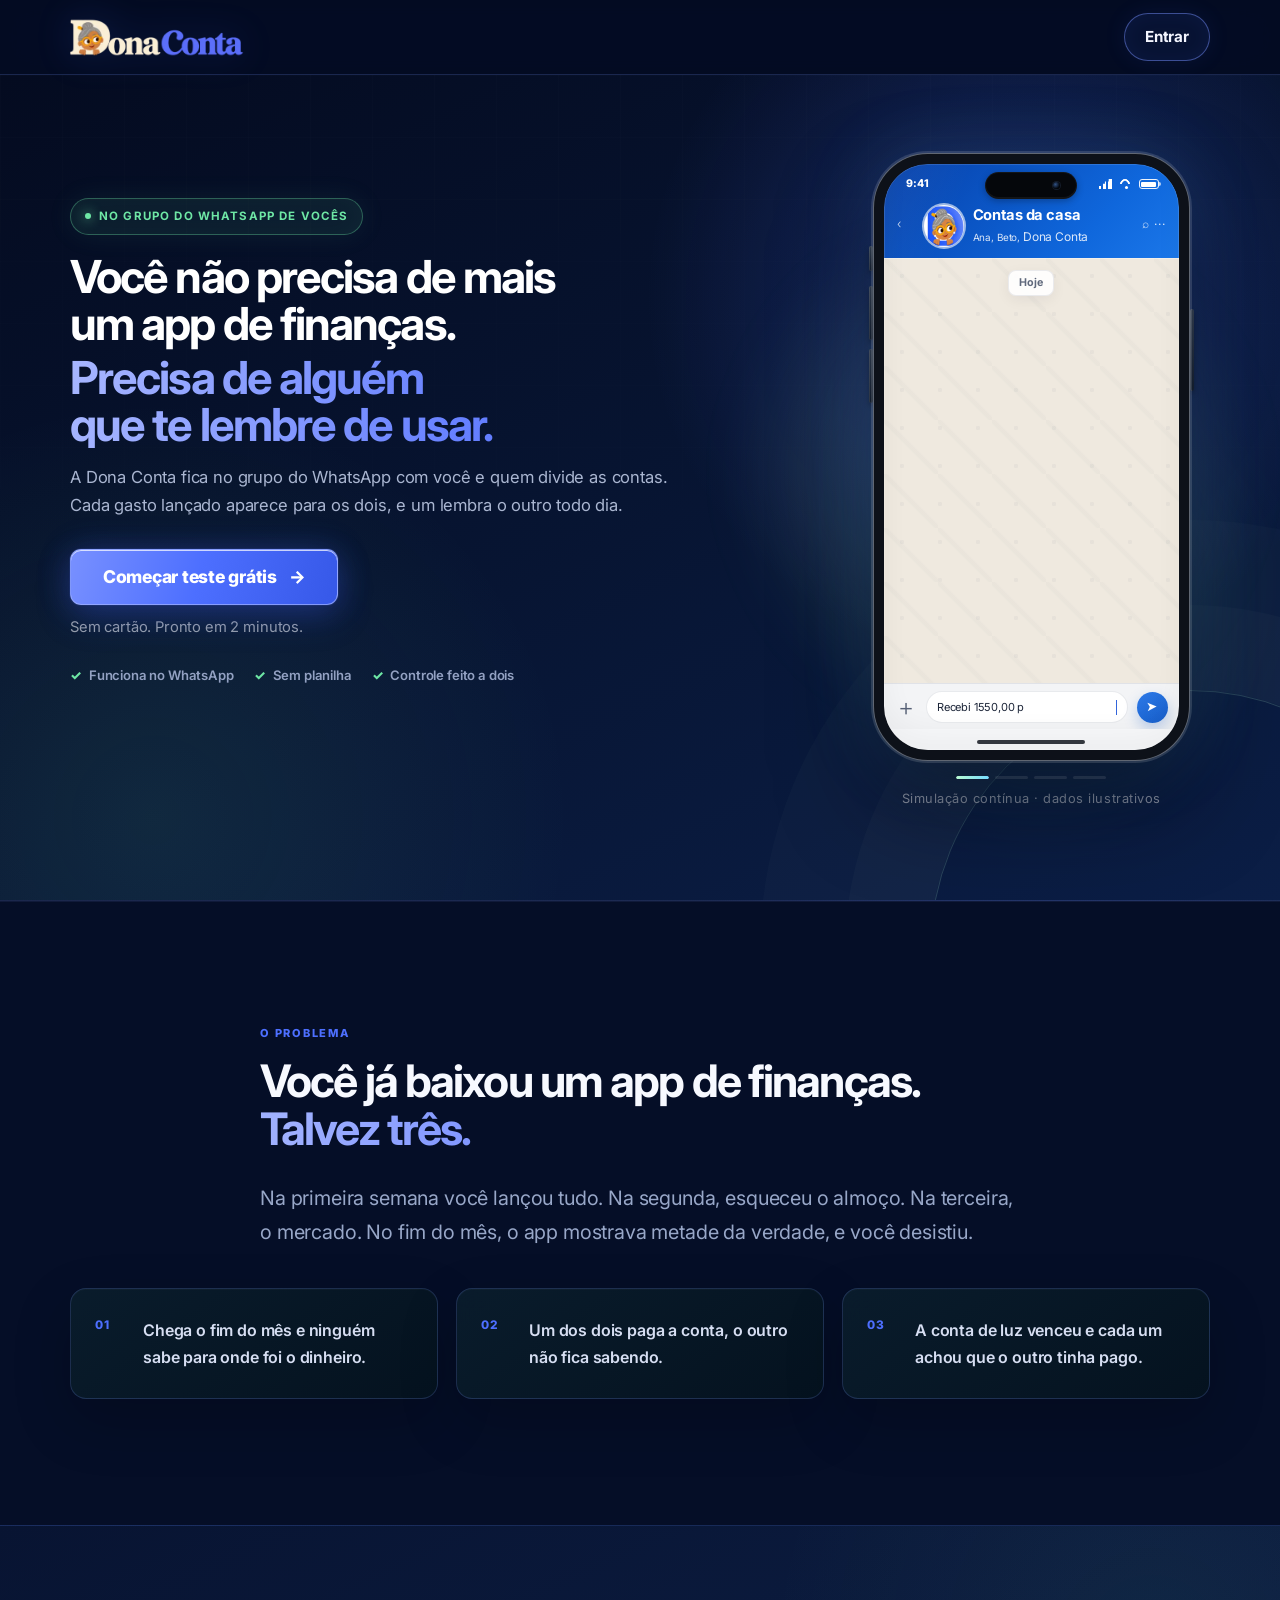
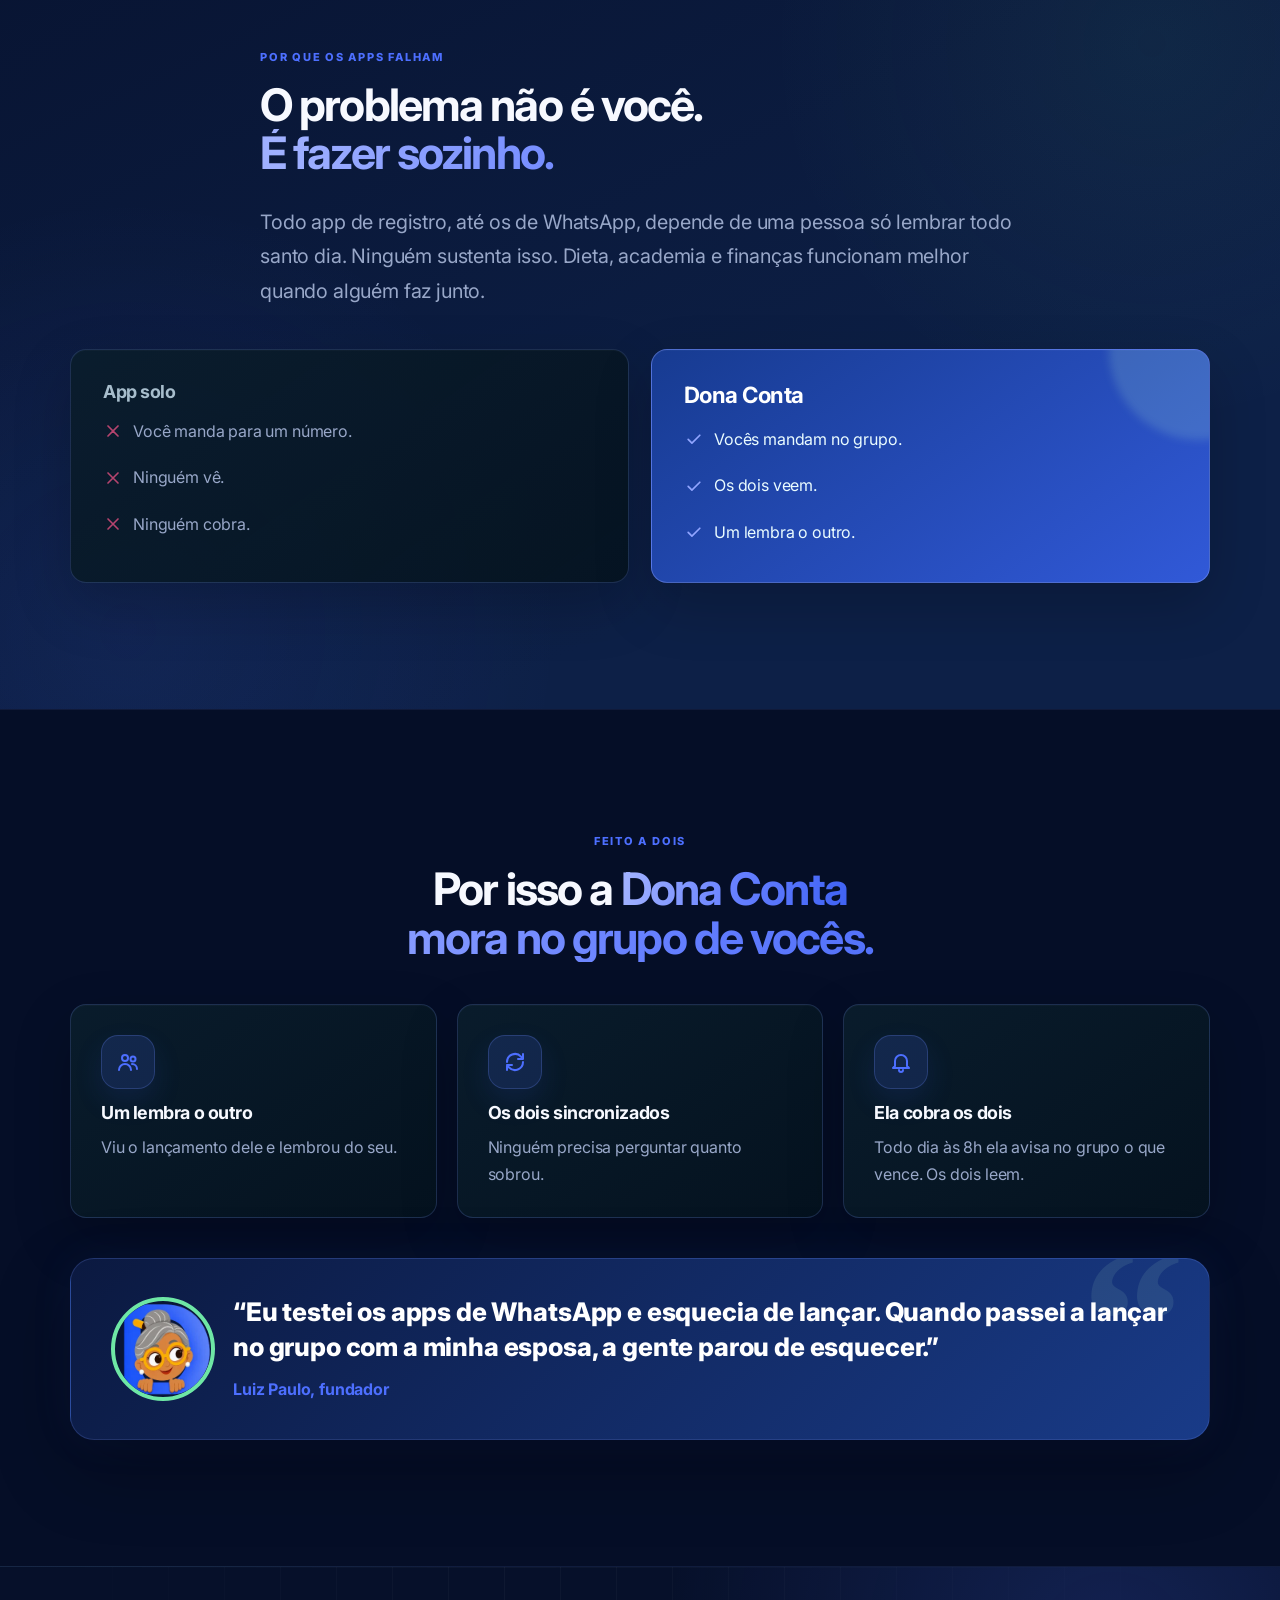
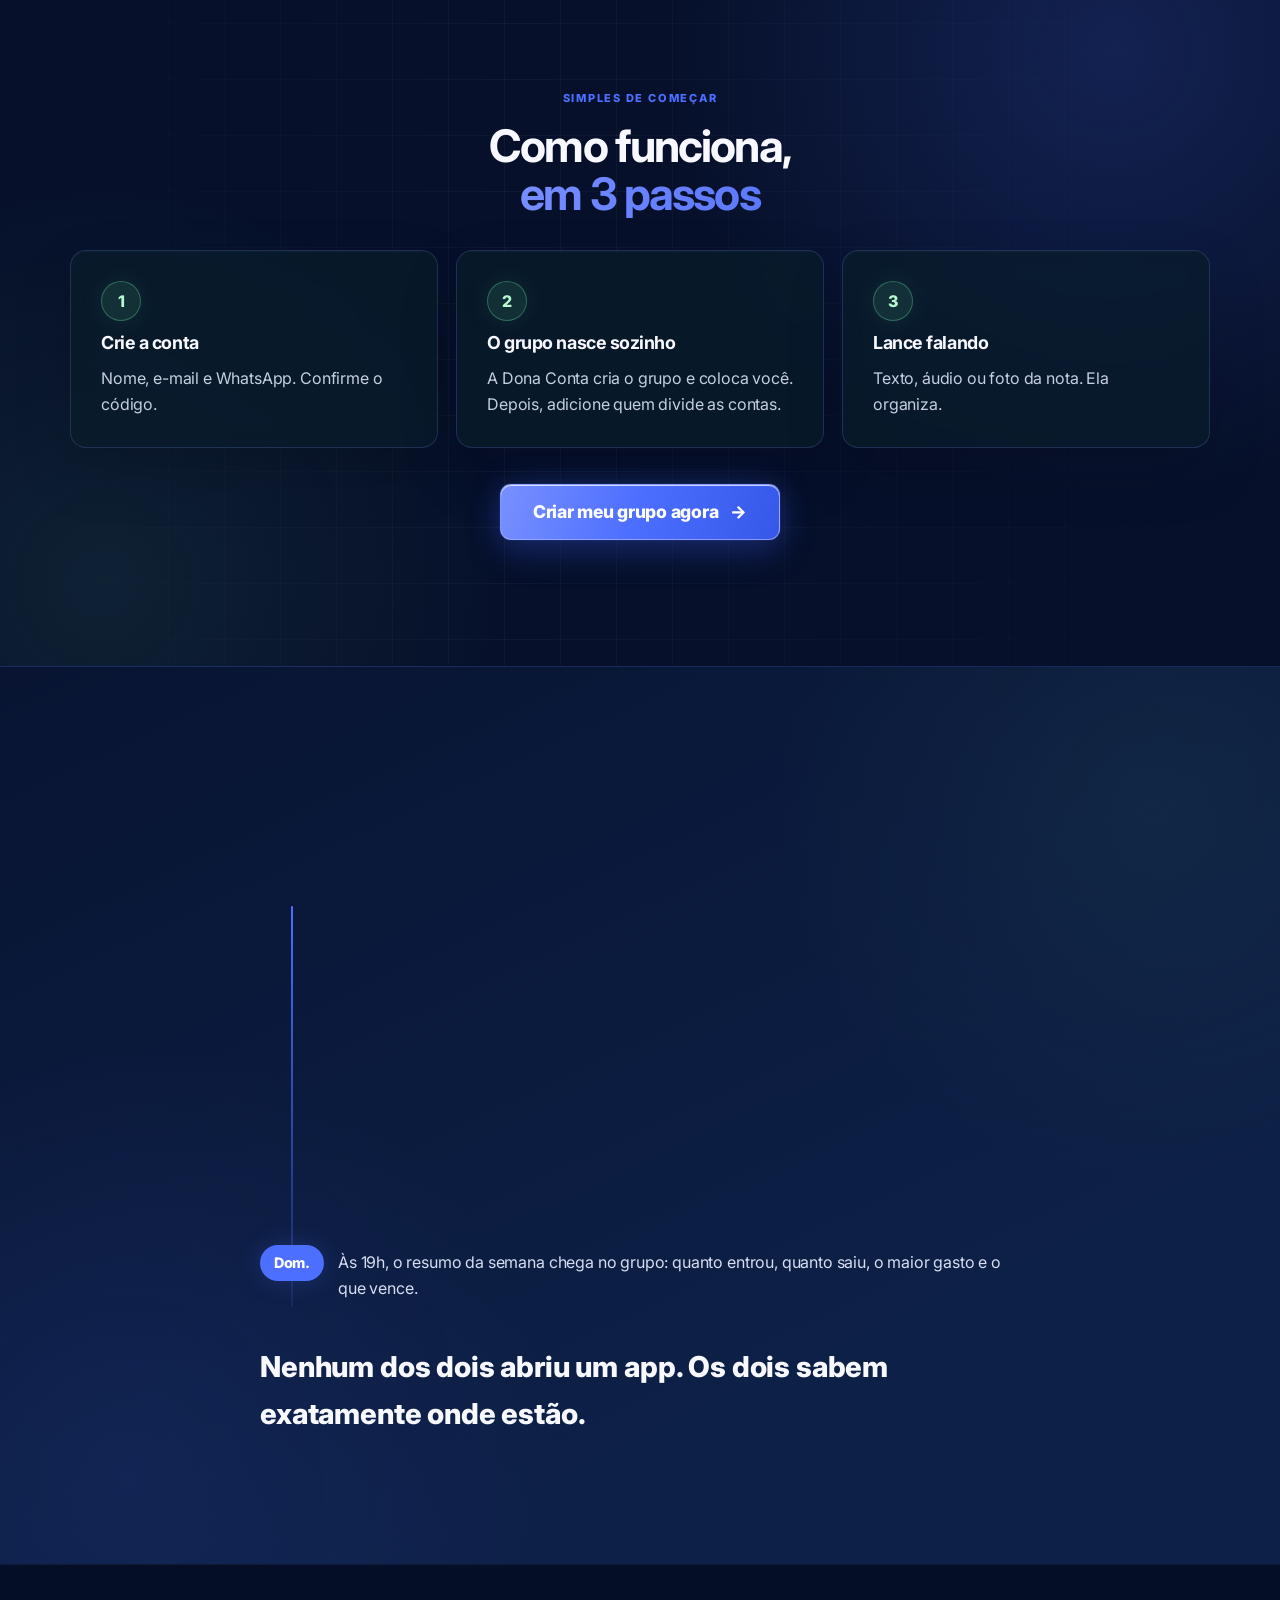
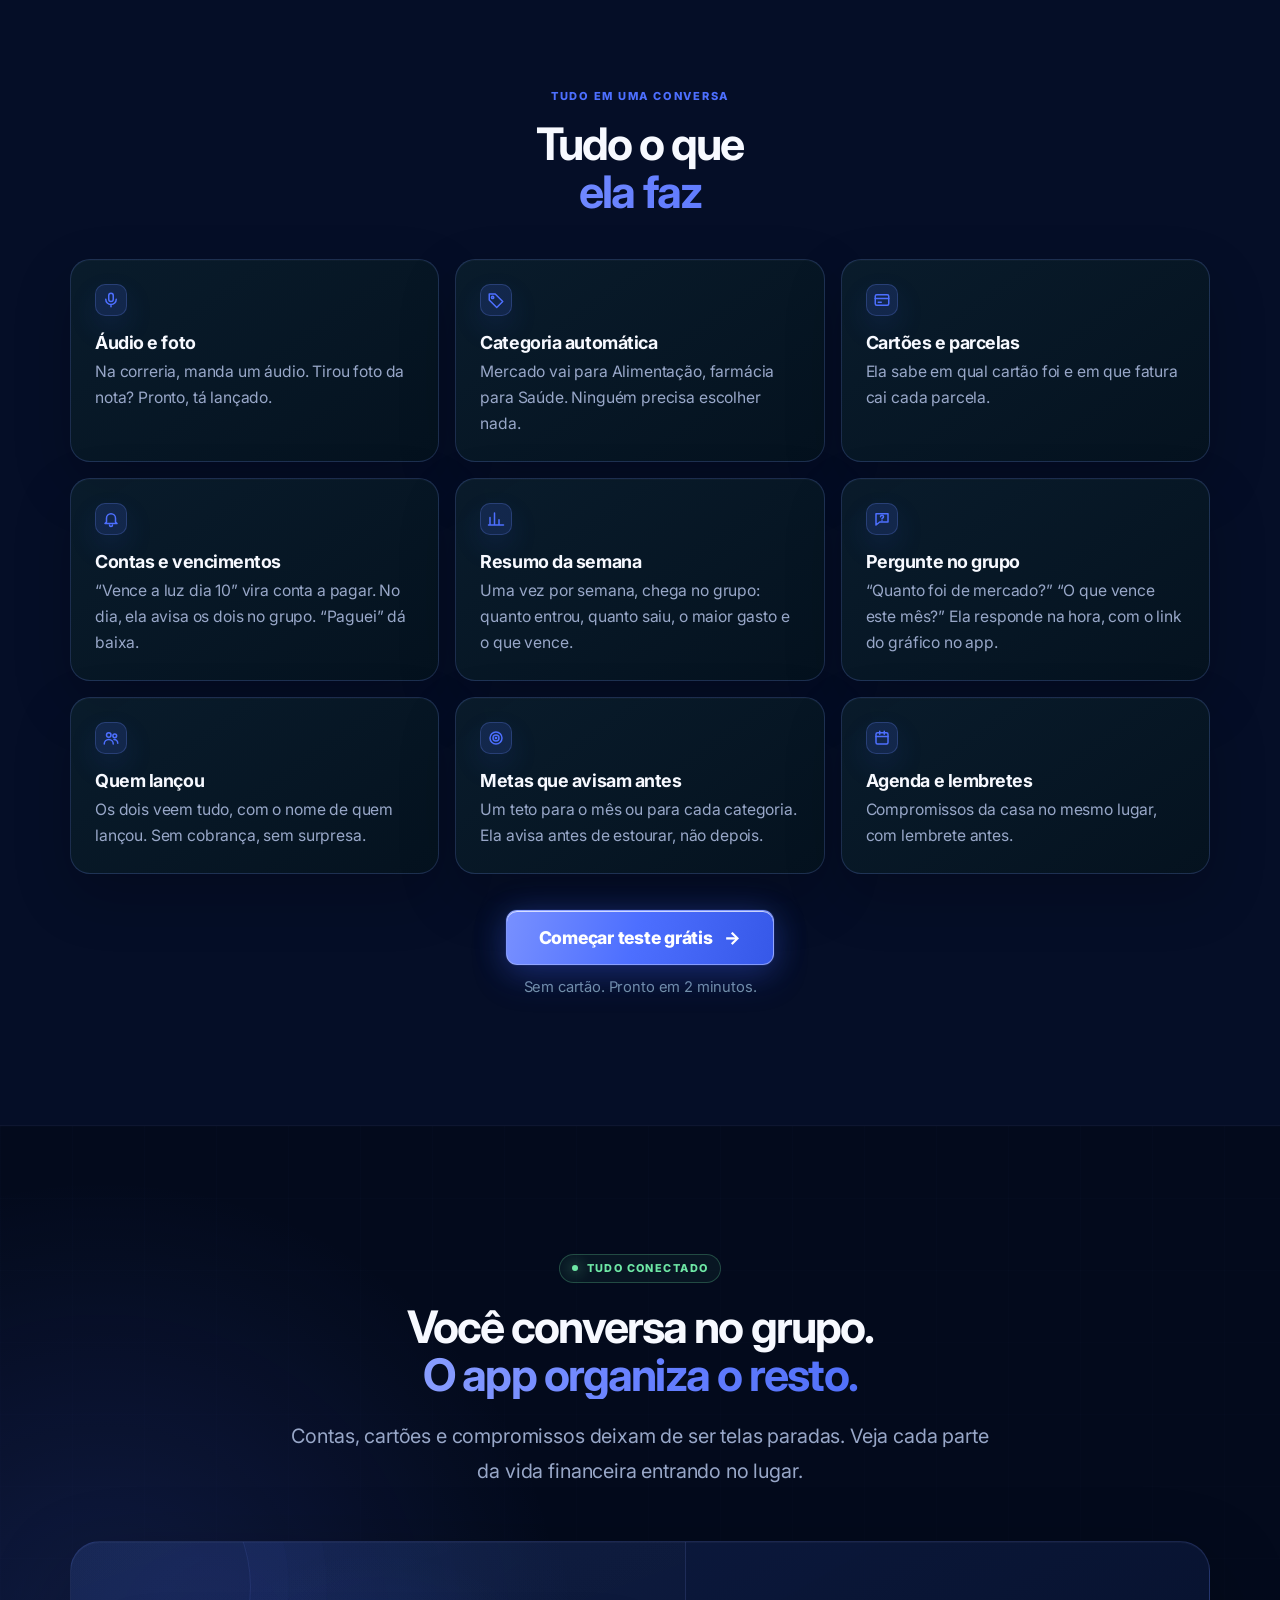
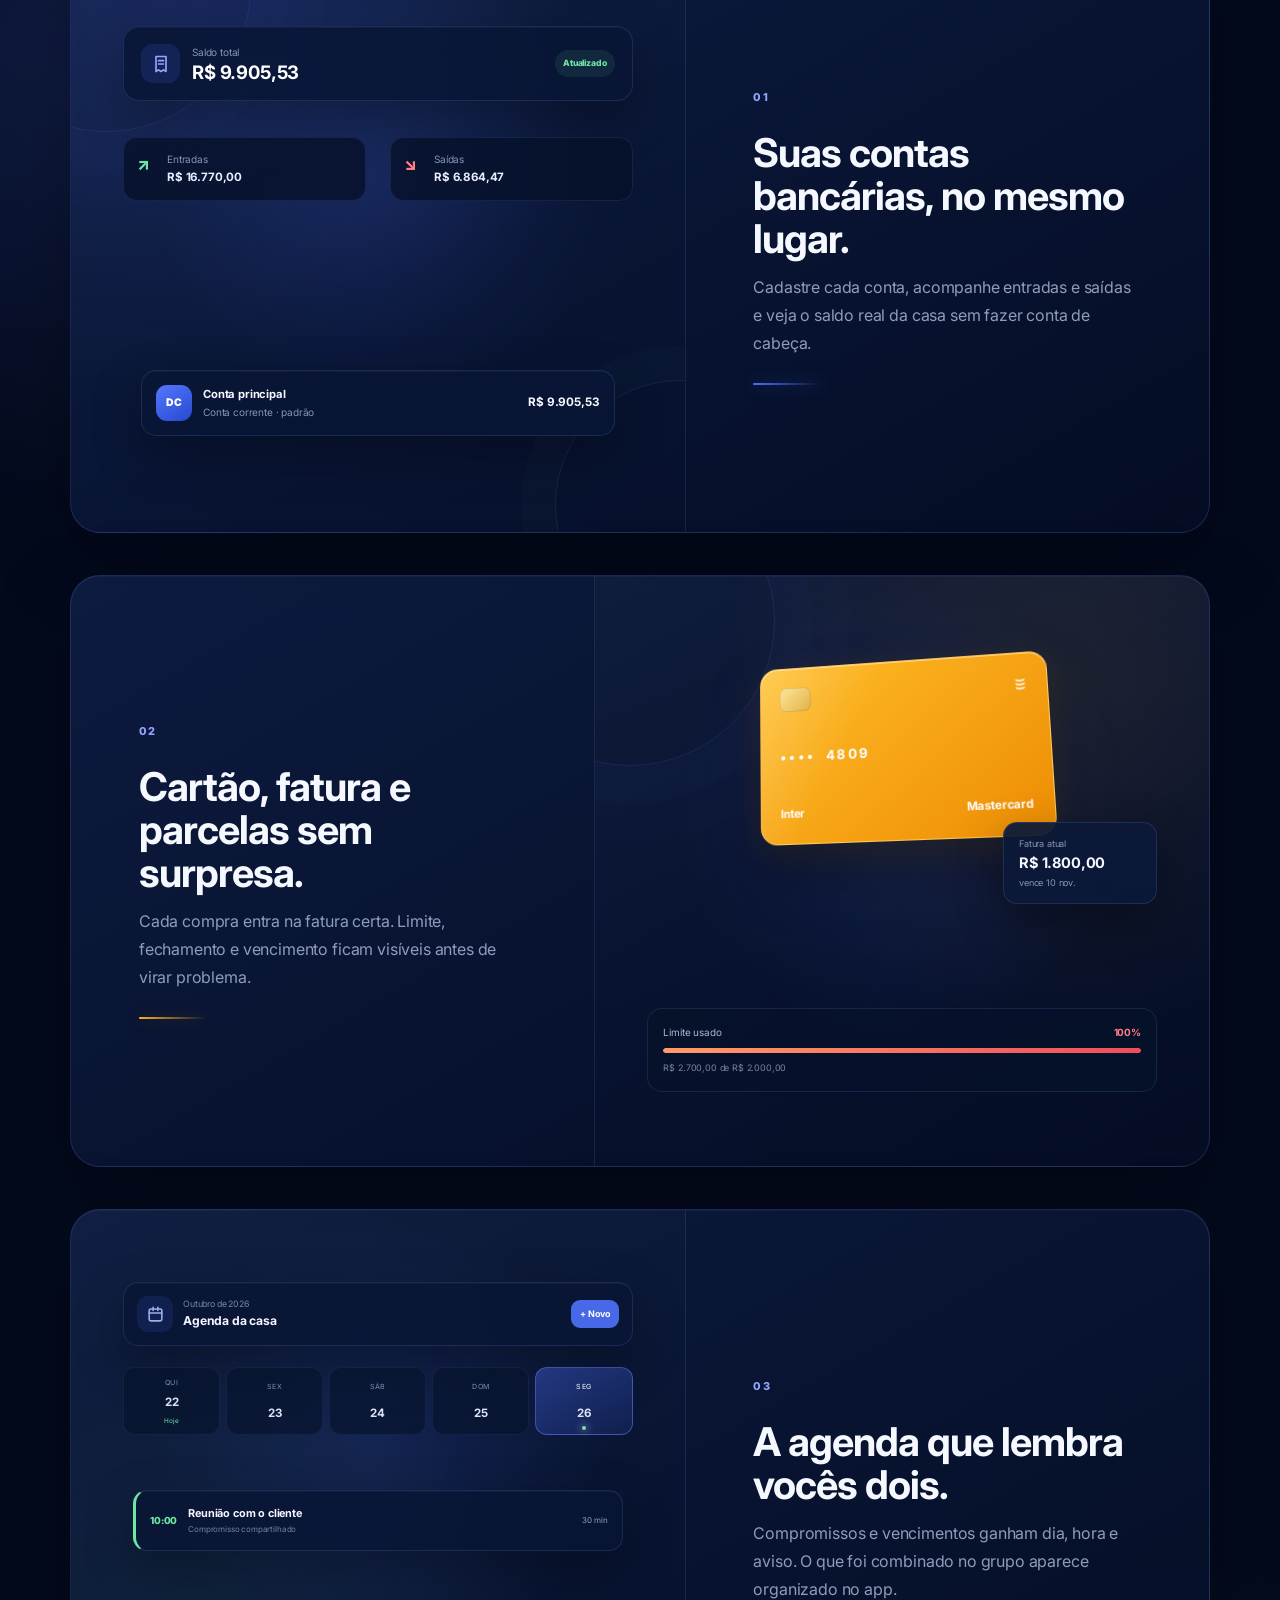
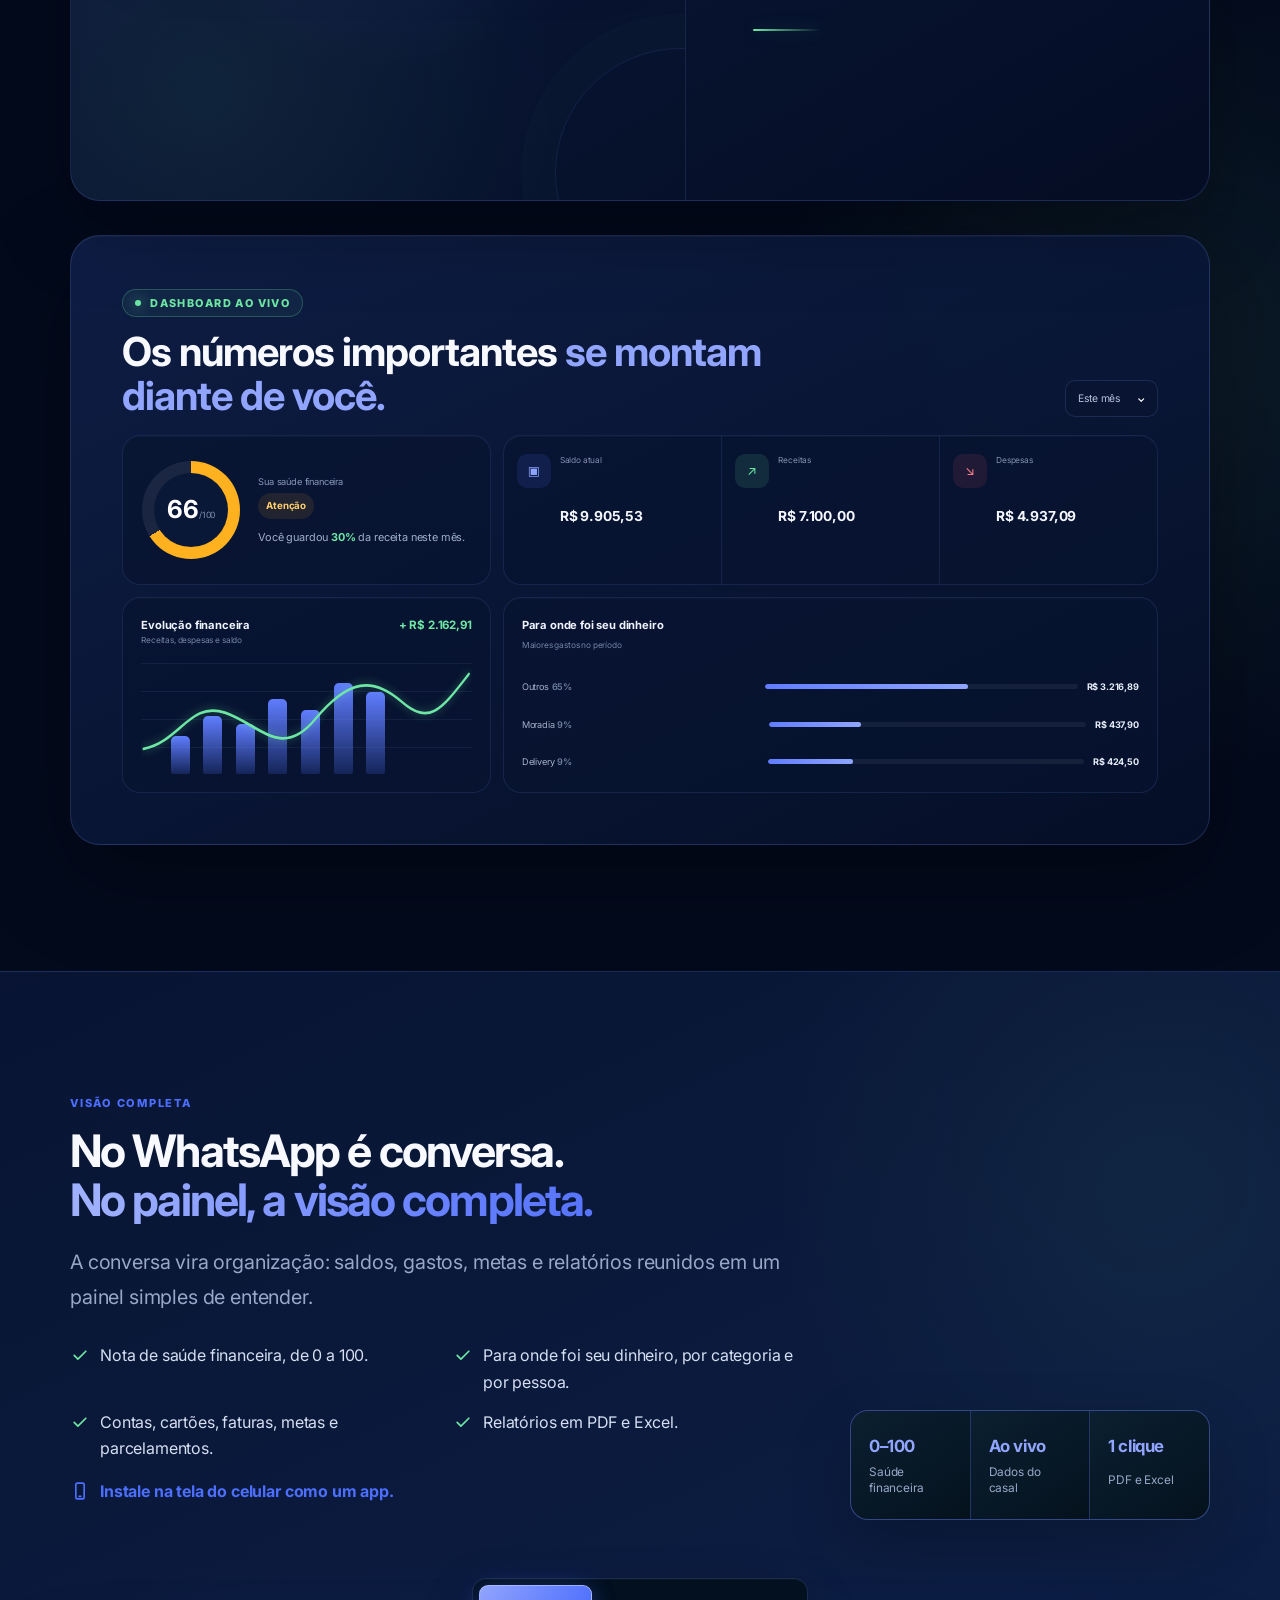
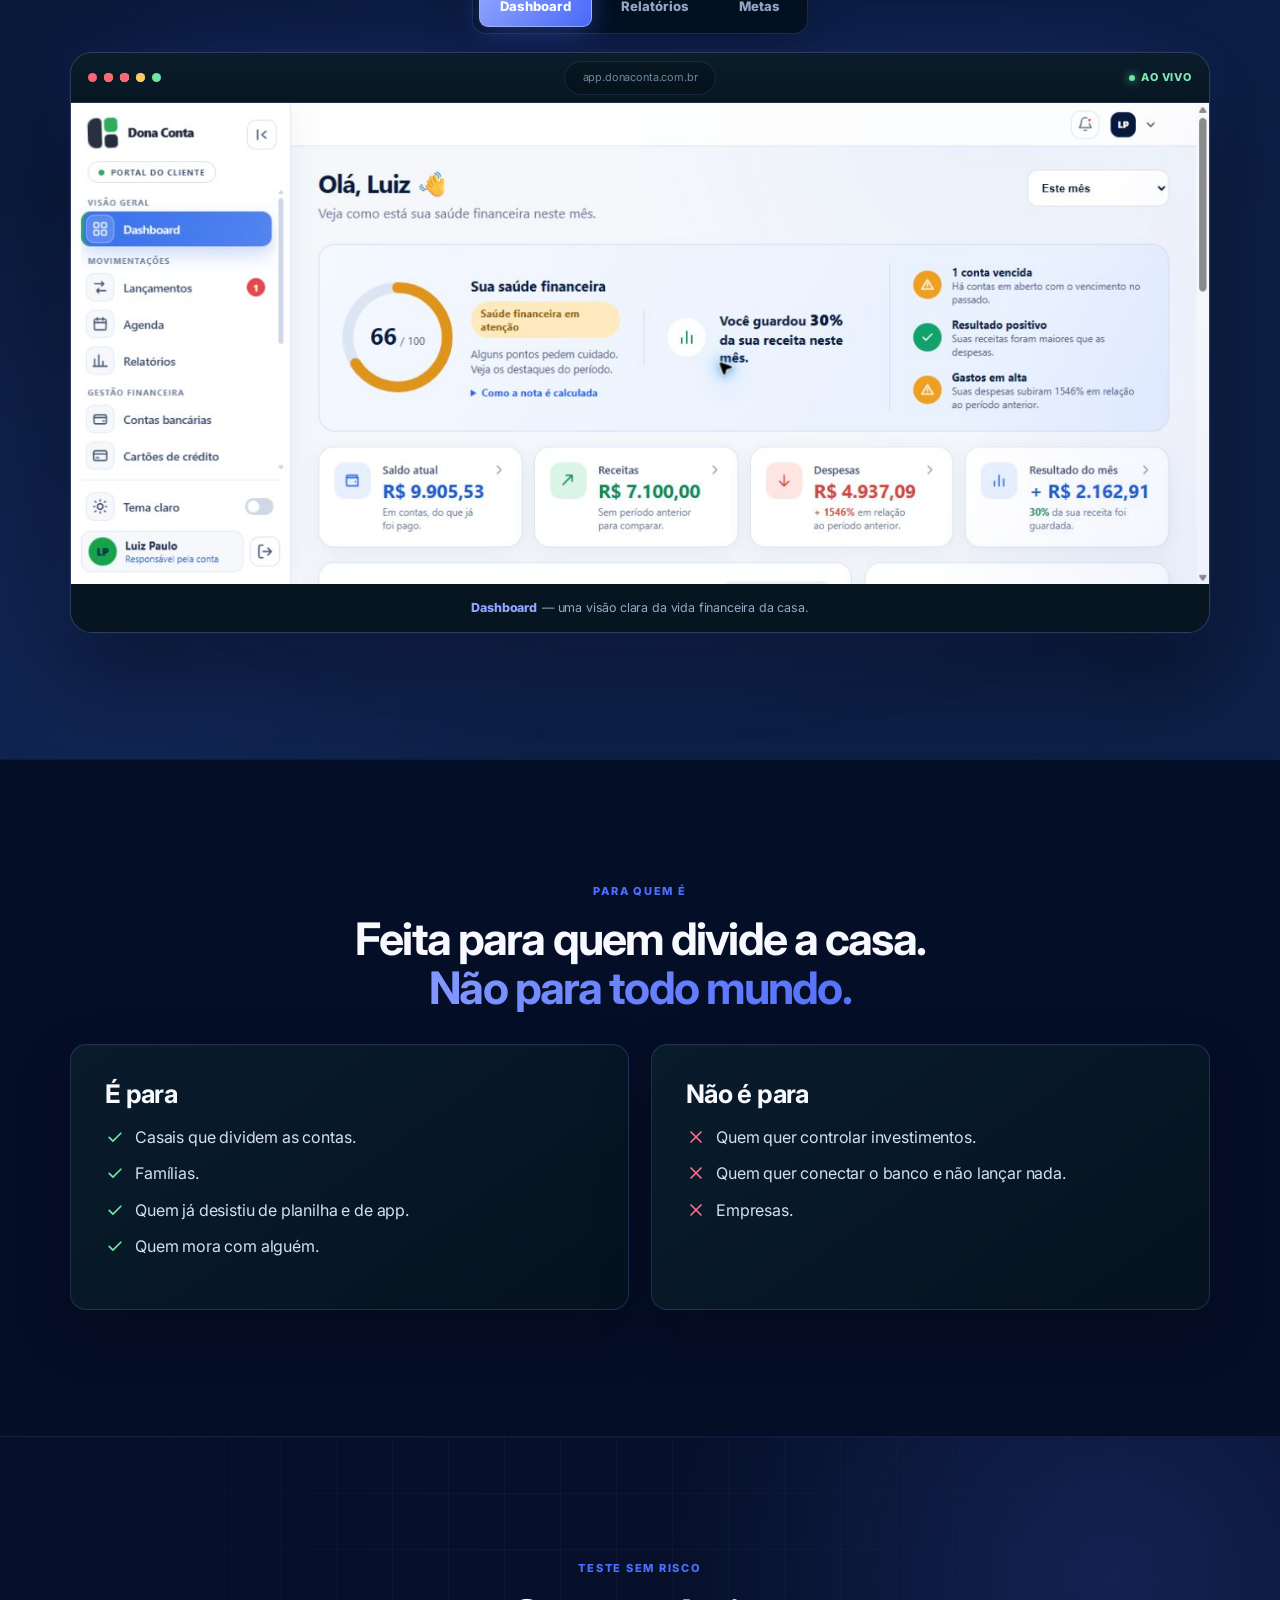
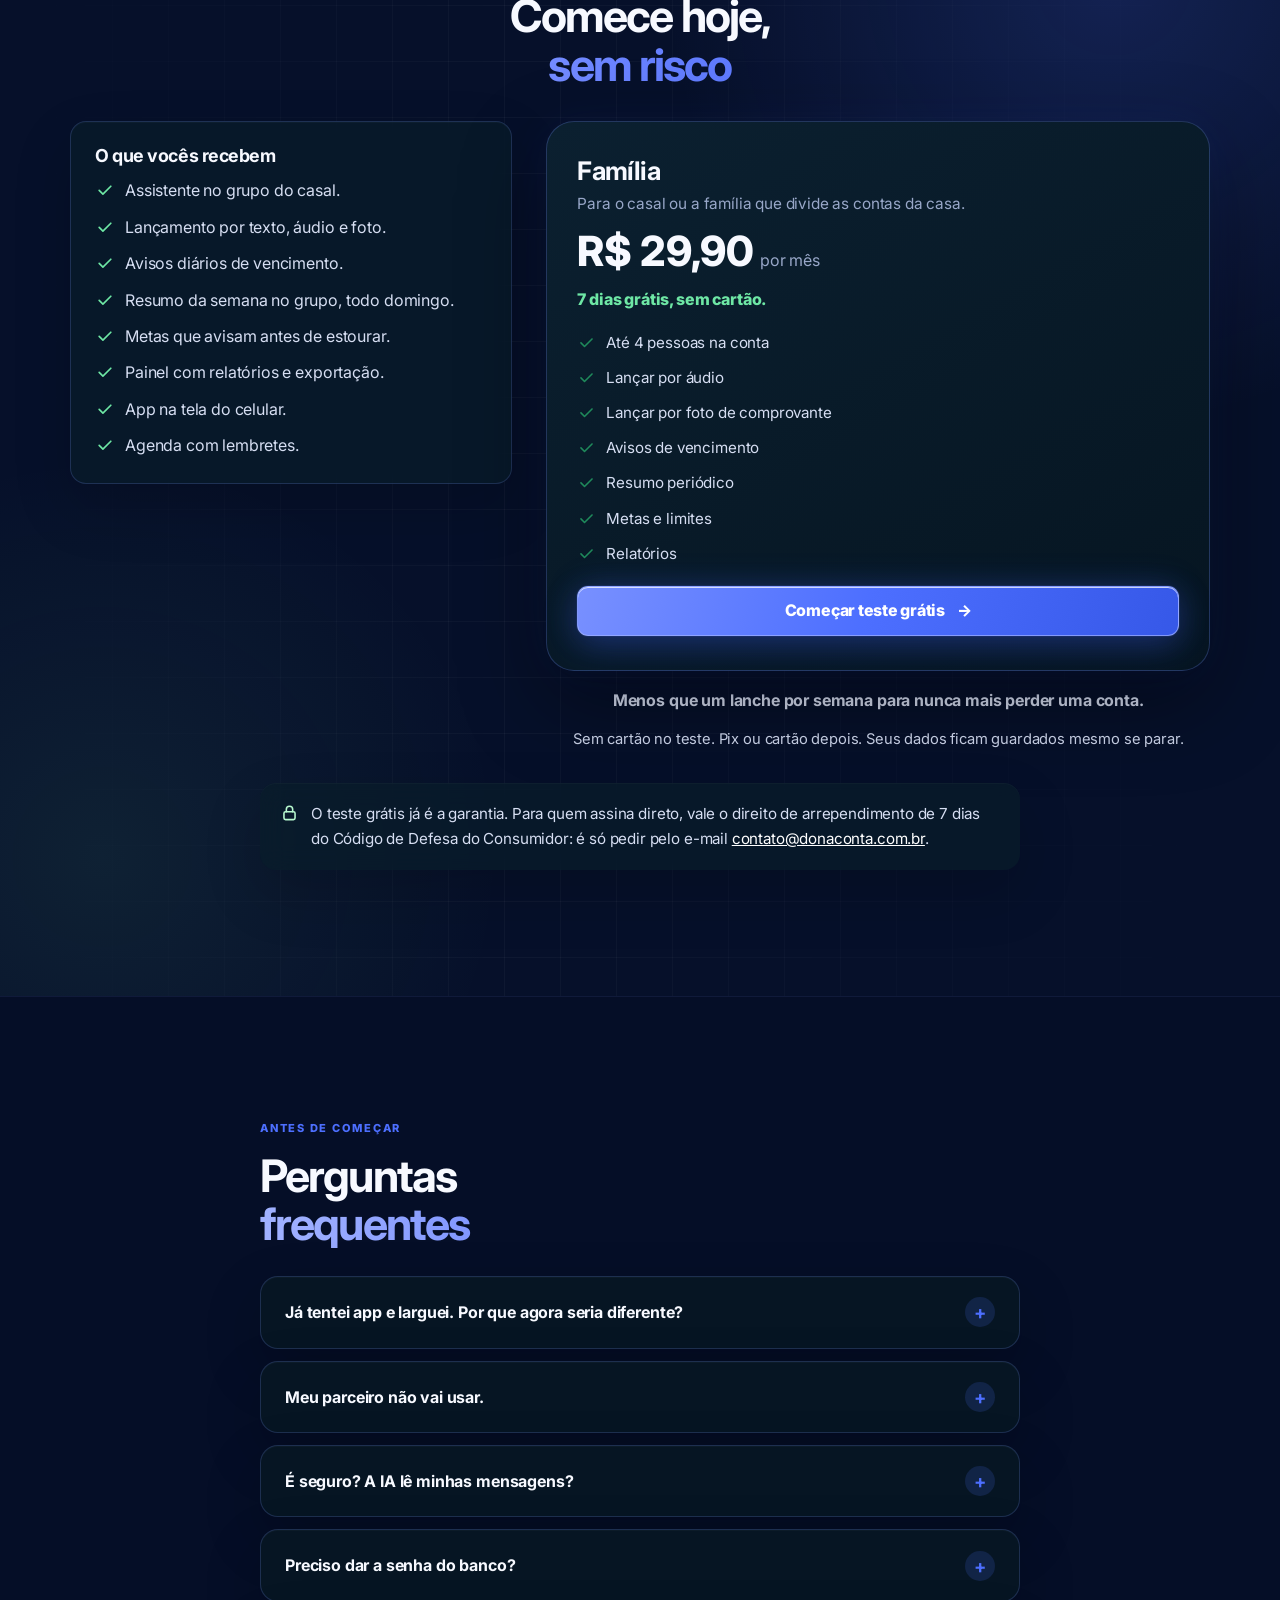
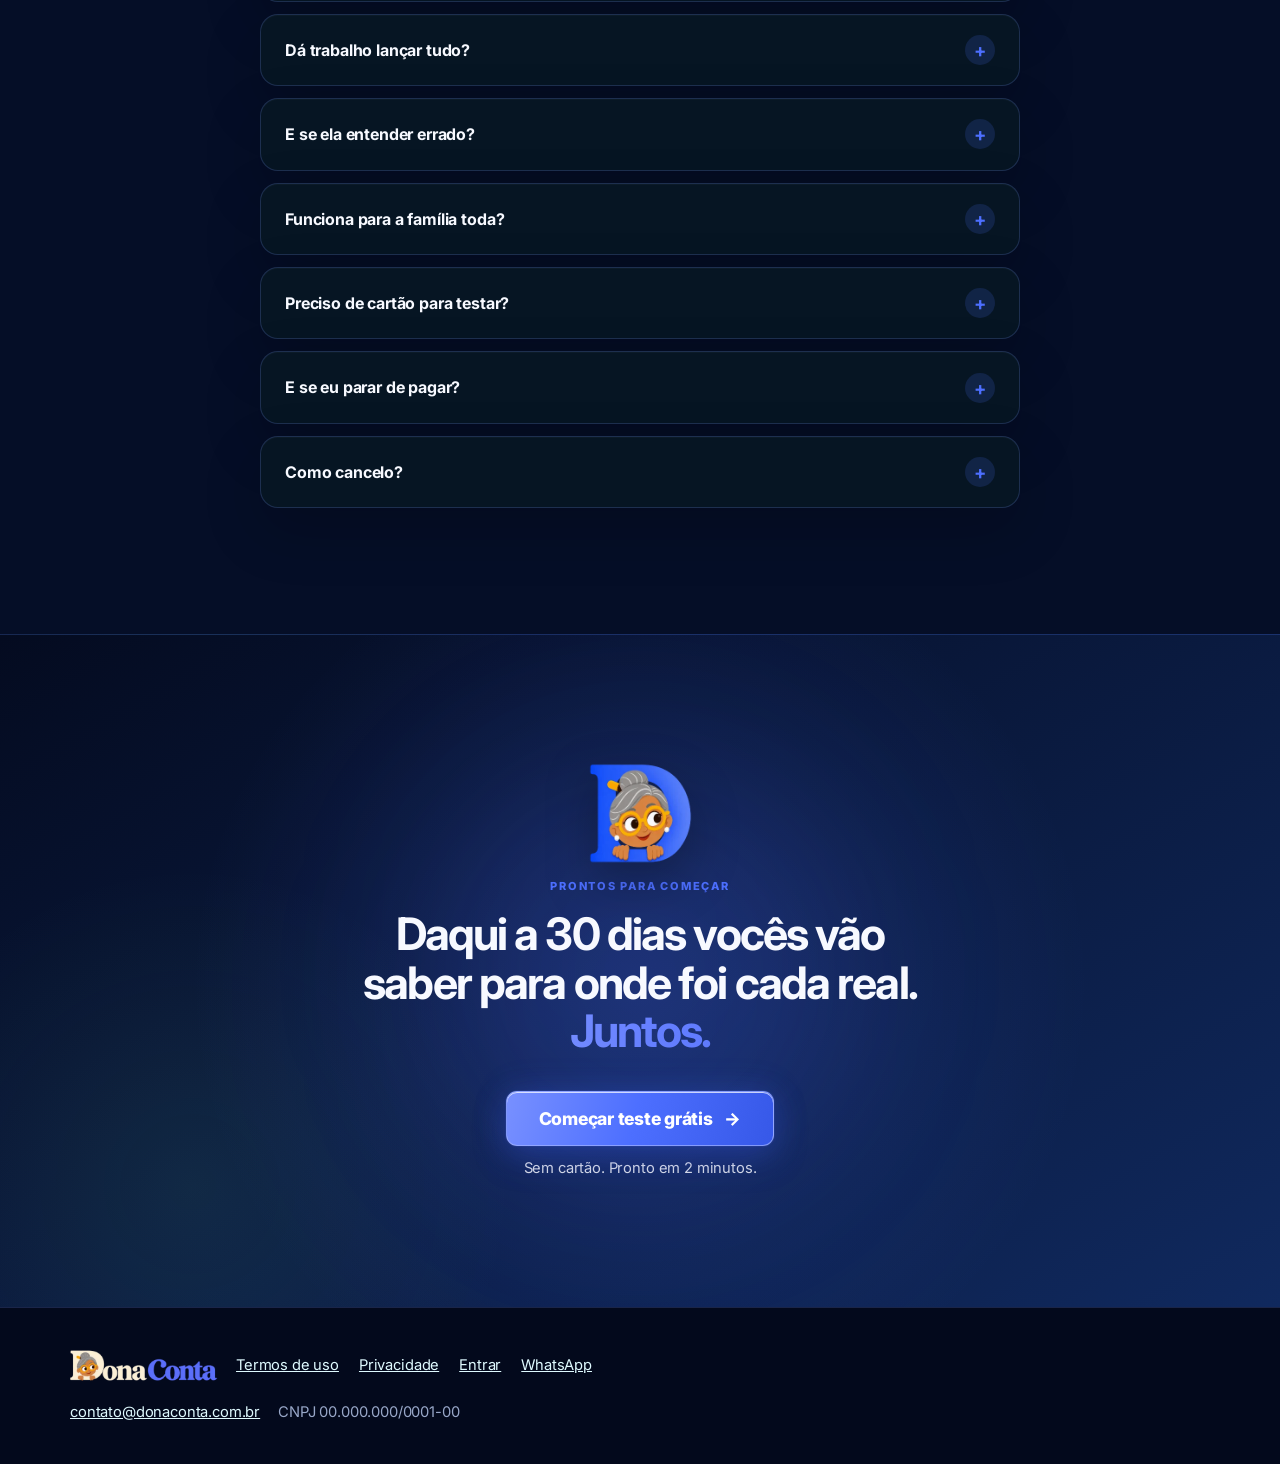
<file: index.html>
<!doctype html>
<html lang="pt-BR">
<head>
  <meta charset="utf-8">
  <meta name="viewport" content="width=device-width, initial-scale=1">

  <!-- EDITÁVEL: título e descrição que aparecem no Google e no WhatsApp -->
  <title>Dona Conta: as contas da casa no grupo do WhatsApp do casal</title>
  <meta name="description" content="A Dona Conta fica no grupo do WhatsApp com você e quem divide as contas. Lance gastos por texto, áudio ou foto. Um lembra o outro, e os dois ficam sabendo de tudo.">
  <meta name="theme-color" content="#061440">

  <!-- EDITÁVEL: Open Graph (prévia do link no WhatsApp, Facebook e Instagram).
       og:url e og:image precisam do endereço completo da página publicada. -->
  <meta property="og:type" content="website">
  <meta property="og:locale" content="pt_BR">
  <meta property="og:site_name" content="Dona Conta">
  <meta property="og:title" content="Dona Conta: as contas da casa no grupo do WhatsApp do casal">
  <meta property="og:description" content="Vocês lançam os gastos no grupo, os dois veem tudo e um lembra o outro. Teste grátis, sem cartão.">
  <meta property="og:url" content="https://donaconta.com.br/">
  <meta property="og:image" content="https://donaconta.com.br/assets/og-image.jpg">
  <meta property="og:image:width" content="1200">
  <meta property="og:image:height" content="630">
  <meta property="og:image:alt" content="Dona Conta: o controle das contas no grupo do WhatsApp do casal">
  <meta name="twitter:card" content="summary_large_image">
  <link rel="canonical" href="https://donaconta.com.br/">
  <!-- FIM EDITÁVEL -->

  <link rel="icon" href="assets/favicon.png" type="image/png">
  <link rel="apple-touch-icon" href="assets/apple-touch-icon.png">

  <link rel="preconnect" href="https://fonts.googleapis.com">
  <link rel="preconnect" href="https://fonts.gstatic.com" crossorigin>
  <link rel="stylesheet" href="https://fonts.googleapis.com/css2?family=Fraunces:opsz,wght@72,800&family=Inter:wght@400;500;600;700;800&display=swap">
  <link rel="stylesheet" href="css/estilo.css?v=20261102-1">

  <script src="config.js"></script>
  <script src="js/pagina.js?v=20261102-1" defer></script>
</head>
<body>
  <!-- Ícones usados na página (desenho de linha, herdam a cor do texto) -->
  <svg width="0" height="0" style="position:absolute" aria-hidden="true">
    <defs>
      <symbol id="i-mic" viewBox="0 0 24 24"><rect x="9" y="3" width="6" height="11" rx="3"/><path d="M5 11a7 7 0 0 0 14 0M12 18v3"/></symbol>
      <symbol id="i-foto" viewBox="0 0 24 24"><path d="M4 8h3l2-3h6l2 3h3v11H4z"/><circle cx="12" cy="13" r="3.5"/></symbol>
      <symbol id="i-etiqueta" viewBox="0 0 24 24"><path d="M3 12V4h8l10 10-8 8z"/><circle cx="7.5" cy="8.5" r="1.5"/></symbol>
      <symbol id="i-cartao" viewBox="0 0 24 24"><rect x="3" y="5" width="18" height="14" rx="2"/><path d="M3 10h18M7 15h4"/></symbol>
      <symbol id="i-conta" viewBox="0 0 24 24"><path d="M6 3h12v18l-3-2-3 2-3-2-3 2z"/><path d="M9 8h6M9 12h6"/></symbol>
      <symbol id="i-pergunta" viewBox="0 0 24 24"><path d="M4 5h16v11H9l-5 4z"/><path d="M10 9a2 2 0 1 1 2.5 1.9c-.3.1-.5.4-.5.7V12M12 14.2v.1"/></symbol>
      <symbol id="i-pessoas" viewBox="0 0 24 24"><circle cx="9" cy="8" r="3"/><path d="M3 20a6 6 0 0 1 12 0"/><circle cx="17" cy="9" r="2.5"/><path d="M16 14a5 5 0 0 1 5 5"/></symbol>
      <symbol id="i-editar" viewBox="0 0 24 24"><path d="M4 20h4L19 9l-4-4L4 16z"/><path d="M13 7l4 4"/></symbol>
      <symbol id="i-meta" viewBox="0 0 24 24"><circle cx="12" cy="12" r="8"/><circle cx="12" cy="12" r="4"/><circle cx="12" cy="12" r=".8"/></symbol>
      <symbol id="i-agenda" viewBox="0 0 24 24"><rect x="4" y="5" width="16" height="15" rx="2"/><path d="M4 10h16M9 3v4M15 3v4"/></symbol>
      <symbol id="i-sino" viewBox="0 0 24 24"><path d="M6 16V11a6 6 0 0 1 12 0v5l2 2H4z"/><path d="M10 20a2 2 0 0 0 4 0"/></symbol>
      <symbol id="i-resumo" viewBox="0 0 24 24"><path d="M4 20V10M10 20V4M16 20v-7M22 20H2"/></symbol>
      <symbol id="i-link" viewBox="0 0 24 24"><path d="M10 14a4 4 0 0 0 5.7 0l3-3a4 4 0 0 0-5.7-5.7L12 6.3"/><path d="M14 10a4 4 0 0 0-5.7 0l-3 3a4 4 0 0 0 5.7 5.7l1-1"/></symbol>
      <symbol id="i-sincronia" viewBox="0 0 24 24"><path d="M4 12a8 8 0 0 1 14-5.3L20 9M20 4v5h-5"/><path d="M20 12a8 8 0 0 1-14 5.3L4 15M4 20v-5h5"/></symbol>
      <symbol id="i-check" viewBox="0 0 24 24"><path d="M5 12.5l4.5 4.5L19 7.5"/></symbol>
      <symbol id="i-x" viewBox="0 0 24 24"><path d="M6 6l12 12M18 6L6 18"/></symbol>
      <symbol id="i-cadeado" viewBox="0 0 24 24"><rect x="5" y="11" width="14" height="10" rx="2"/><path d="M8 11V8a4 4 0 0 1 8 0v3"/></symbol>
      <symbol id="i-celular" viewBox="0 0 24 24"><rect x="7" y="2.5" width="10" height="19" rx="2"/><path d="M11 18.5h2"/></symbol>
    </defs>
  </svg>

  <a class="pular" href="#conteudo">Pular para o conteúdo</a>

  <header class="topo">
    <div class="caixa topo__linha">
      <a class="topo__marca" href="#" aria-label="Dona Conta, início">
        <img class="logo" src="assets/logo-escuro.webp" width="418" height="96" alt="Dona Conta" data-logo="escuro">
      </a>
      <a class="topo__entrar" href="https://app.donaconta.com.br/login" data-app="/login">Entrar</a>
    </div>
  </header>

  <main id="conteudo">

    <!-- ============ 1. TOPO (HERO) ============ -->
    <section class="hero" id="topo">
      <div class="caixa hero__grade">
        <div class="hero__texto">
          <!-- EDITÁVEL: headline e subtítulo -->
          <p class="selo">No grupo do WhatsApp de vocês</p>
          <h1>Você não precisa de mais um app de finanças. <span>Precisa de alguém que te lembre de usar.</span></h1>
          <p class="hero__sub">A <span data-assistente>Dona Conta</span> fica no grupo do WhatsApp com você e quem divide as contas. Cada gasto lançado aparece para os dois, e um lembra o outro todo dia.</p>
          <!-- FIM EDITÁVEL -->
          <div class="cta">
            <a class="btn btn--primario btn--grande" href="https://app.donaconta.com.br/assinar/familia" data-assinar data-cta-texto>Começar teste grátis</a>
            <p class="cta__nota" data-cta-nota>Sem cartão. Pronto em 2 minutos.</p>
          </div>
          <ul class="hero__provas" aria-label="Vantagens">
            <li>Funciona no WhatsApp</li>
            <li>Sem planilha</li>
            <li>Controle feito a dois</li>
          </ul>
        </div>

        <!-- Demonstração animada inspirada em conversas reais; dados ilustrativos. -->
        <figure class="celular celular--demo" aria-label="Demonstração animada: uma pessoa envia mensagens no grupo e a Dona Conta registra, responde e envia alertas">
          <div class="celular__luz" aria-hidden="true"></div>
          <span class="celular__botao celular__botao--silencio" aria-hidden="true"></span>
          <span class="celular__botao celular__botao--volume-a" aria-hidden="true"></span>
          <span class="celular__botao celular__botao--volume-b" aria-hidden="true"></span>
          <span class="celular__botao celular__botao--energia" aria-hidden="true"></span>

          <div class="celular__tela" aria-hidden="true">
            <div class="celular__status">
              <time>9:41</time>
              <span class="celular__status-icones">
                <i class="celular__sinal"></i>
                <i class="celular__wifi"></i>
                <i class="celular__bateria"></i>
              </span>
            </div>
            <div class="celular__notch"><i></i></div>
            <div class="zap__topo">
              <span class="zap__voltar">‹</span>
              <img src="assets/mascote.webp" width="40" height="40" alt="" class="zap__avatar">
              <div class="zap__grupo">
                <strong>Contas da casa</strong>
                <span>Ana, Beto, <span data-assistente>Dona Conta</span></span>
              </div>
              <span class="zap__acoes">⌕ ···</span>
            </div>

            <div class="zap__conversa demo-chat">
              <span class="demo-data">Hoje</span>
              <div class="demo-cenas">
                <div class="demo-feed" data-demo-feed aria-live="polite" aria-label="Histórico da conversa"></div>
                <div class="demo-cena" data-demo-cena="receita" style="--cena: 0">
                  <div class="bolha bolha--eu demo-texto">
                    <b class="bolha__nome">Ana</b>
                    Recebi 1550,00 pela criação de um site
                    <time>10:11 ✓✓</time>
                  </div>
                  <article class="bolha bolha--ela demo-resposta">
                    <b class="bolha__nome bolha__nome--ela" data-assistente>Dona Conta</b>
                    <strong>Confirmação de Lançamento</strong>
                    <p>✅ Sua receita foi adicionada com sucesso. Parabéns por mais essa receita!</p>
                    <ul>
                      <li>✅ Tipo: Receita</li>
                      <li>📲 Descrição: Recebimento pela criação de um site</li>
                      <li>💰 Valor: R$ 1.550,00</li>
                      <li>📍 Categoria: Renda extra</li>
                      <li>🗓️ Data: 22/10/2026</li>
                      <li>👉 Código: HJRDG9</li>
                    </ul>
                    <time>10:11</time>
                  </article>
                  <div class="demo-sticker-wrap">
                    <img class="demo-sticker" src="assets/figurinha-mais-uma-pra-conta.webp" width="88" height="88" alt="">
                  </div>
                </div>

                <div class="demo-cena" data-demo-cena="audio" style="--cena: 3">
                  <div class="bolha bolha--eu bolha--audio">
                    <b class="bolha__nome">Beto</b>
                    <span class="audio audio--tocando"><span class="audio__play">▶</span><span class="audio__onda"></span><span>0:05</span></span>
                    <time>09:08 ✓✓</time>
                  </div>
                  <article class="bolha bolha--ela demo-resposta">
                    <b class="bolha__nome bolha__nome--ela" data-assistente>Dona Conta</b>
                    <strong>Confirmação de Lançamento</strong>
                    <p>✅ Sua despesa foi adicionada com sucesso. Atenção para não ultrapassar os gastos.</p>
                    <ul>
                      <li>✅ Tipo: Despesa</li>
                      <li>📲 Descrição: Conta da geladeira</li>
                      <li>💰 Valor: R$ 300,00</li>
                      <li>📍 Categoria: Outros</li>
                      <li>✅ Pagamento: À vista</li>
                      <li>🗓️ Data: 18/10/2026</li>
                      <li>👉 Código: Q3YPEC</li>
                    </ul>
                    <time>09:08</time>
                  </article>
                </div>

                <div class="demo-cena" data-demo-cena="relatorio" style="--cena: 2">
                  <article class="bolha bolha--ela demo-resposta demo-resposta--relatorio">
                    <b class="bolha__nome bolha__nome--ela" data-assistente>Dona Conta</b>
                    <span class="demo-relatorio-tag">☀️ Resumo diário automático · 08h</span>
                    <strong>⚠️ Em atraso</strong>
                    <p>· Conta de energia — R$ 98,90 · venceu 10/10 · W6F4VC</p>
                    <p>Total: R$ 98,90<br>Se já pagou, responda: <b>paguei &lt;código&gt;</b></p>
                    <strong>🚨 Metas estouradas</strong>
                    <p>· Delivery — R$ 424,50 de R$ 200,00 (212%)</p>
                    <time>08:00</time>
                  </article>
                </div>

                <div class="demo-cena" data-demo-cena="meta" style="--cena: 1">
                  <div class="bolha bolha--eu demo-texto">
                    <b class="bolha__nome">Beto</b>
                    Como está a meta de delivery?
                    <time>05:56 ✓✓</time>
                  </div>
                  <article class="bolha bolha--ela demo-resposta demo-resposta--meta">
                    <b class="bolha__nome bolha__nome--ela" data-assistente>Dona Conta</b>
                    <strong>🎯 Metas de outubro</strong>
                    <p><b>🔴 Delivery:</b> R$ 372,70 de R$ 200,00 (186%) · estourou em R$ 172,70</p>
                    <p>A meta de delivery foi estourada, então é importante ficar atento aos gastos nessa categoria.</p>
                    <time>05:56</time>
                  </article>
                </div>
              </div>

              <div class="demo-digitando">
                <img src="assets/mascote.webp" width="24" height="24" alt="">
                <span><span data-assistente>Dona Conta</span> está digitando</span>
                <i></i><i></i><i></i>
              </div>
            </div>

            <div class="demo-compositor">
              <span class="demo-compositor__mais">＋</span>
              <span class="demo-compositor__campo">
                <span class="demo-compositor__placeholder">Digite uma mensagem</span>
                <span class="demo-compositor__digitado" data-demo-digitado></span><i class="demo-compositor__cursor"></i>
                <span class="demo-gravacao">
                  <i class="demo-gravacao__ponto"></i>
                  <time data-demo-tempo-audio>0:00</time>
                  <span class="demo-gravacao__onda" aria-hidden="true"><i></i><i></i><i></i><i></i><i></i><i></i><i></i><i></i><i></i><i></i><i></i><i></i></span>
                  <b>gravando</b>
                </span>
              </span>
              <span class="demo-compositor__acao">
                <svg class="i demo-compositor__mic" aria-hidden="true"><use href="#i-mic"/></svg>
                <span class="demo-compositor__enviar" aria-hidden="true">➤</span>
              </span>
            </div>
            <div class="celular__home"></div>
          </div>

          <div class="demo-etapas" aria-hidden="true"><i></i><i></i><i></i><i></i></div>
          <figcaption>Simulação contínua · dados ilustrativos</figcaption>
        </figure>
      </div>
    </section>

    <!-- ============ 2. A DOR ============ -->
    <section class="secao" id="dor">
      <div class="caixa caixa--estreita">
        <!-- EDITÁVEL -->
        <h2>Você já baixou um app de finanças. <span class="titulo-destaque">Talvez três.</span></h2>
        <p class="lead">Na primeira semana você lançou tudo. Na segunda, esqueceu o almoço. Na terceira, o mercado. No fim do mês, o app mostrava metade da verdade, e você desistiu.</p>
        <!-- FIM EDITÁVEL -->
      </div>
      <div class="caixa">
        <ul class="sintomas">
          <li>Chega o fim do mês e ninguém sabe para onde foi o dinheiro.</li>
          <li>Um dos dois paga a conta, o outro não fica sabendo.</li>
          <li>A conta de luz venceu e cada um achou que o outro tinha pago.</li>
        </ul>
      </div>
    </section>

    <!-- ============ 3. POR QUE OS APPS FALHAM ============ -->
    <section class="secao secao--creme" id="por-que">
      <div class="caixa caixa--estreita">
        <!-- EDITÁVEL -->
        <h2>O problema não é você. <span class="titulo-destaque">É fazer sozinho.</span></h2>
        <p class="lead">Todo app de registro, até os de WhatsApp, depende de uma pessoa só lembrar todo santo dia. Ninguém sustenta isso. Dieta, academia e finanças funcionam melhor quando alguém faz junto.</p>
        <!-- FIM EDITÁVEL -->
      </div>
      <div class="caixa">
        <div class="comparacao">
          <div class="comparacao__lado comparacao__lado--solo">
            <h3>App solo</h3>
            <ul>
              <li><svg class="i" aria-hidden="true"><use href="#i-x"/></svg>Você manda para um número.</li>
              <li><svg class="i" aria-hidden="true"><use href="#i-x"/></svg>Ninguém vê.</li>
              <li><svg class="i" aria-hidden="true"><use href="#i-x"/></svg>Ninguém cobra.</li>
            </ul>
          </div>
          <div class="comparacao__lado comparacao__lado--grupo">
            <h3 data-marca>Dona Conta</h3>
            <ul>
              <li><svg class="i" aria-hidden="true"><use href="#i-check"/></svg>Vocês mandam no grupo.</li>
              <li><svg class="i" aria-hidden="true"><use href="#i-check"/></svg>Os dois veem.</li>
              <li><svg class="i" aria-hidden="true"><use href="#i-check"/></svg>Um lembra o outro.</li>
            </ul>
          </div>
        </div>
      </div>
    </section>

    <!-- ============ 4. A VIRADA: O GRUPO ============ -->
    <section class="secao" id="virada">
      <div class="caixa">
        <h2 class="centro">Por isso a <span data-assistente>Dona Conta</span> <span class="titulo-destaque">mora no grupo de vocês.</span></h2>
        <div class="pilares">
          <div class="pilar">
            <span class="pilar__icone"><svg class="i" aria-hidden="true"><use href="#i-pessoas"/></svg></span>
            <h3>Um lembra o outro</h3>
            <p>Viu o lançamento dele e lembrou do seu.</p>
          </div>
          <div class="pilar">
            <span class="pilar__icone"><svg class="i" aria-hidden="true"><use href="#i-sincronia"/></svg></span>
            <h3>Os dois sincronizados</h3>
            <p>Ninguém precisa perguntar quanto sobrou.</p>
          </div>
          <div class="pilar">
            <span class="pilar__icone"><svg class="i" aria-hidden="true"><use href="#i-sino"/></svg></span>
            <h3>Ela cobra os dois</h3>
            <p>Todo dia às 8h ela avisa no grupo o que vence. Os dois leem.</p>
          </div>
        </div>

        <!-- EDITÁVEL: história do fundador. Para tirar, use fundador.mostrar: false no config.js -->
        <figure class="fundador" data-fundador>
          <img class="fundador__foto" src="assets/mascote.webp" width="120" height="120" alt="" data-fundador-foto>
          <blockquote>
            <p>“Eu testei os apps de WhatsApp e esquecia de lançar. Quando passei a lançar no grupo com a minha esposa, a gente parou de esquecer.”</p>
            <footer data-fundador-nome>Luiz Paulo, fundador</footer>
          </blockquote>
        </figure>
        <!-- FIM EDITÁVEL -->
      </div>
    </section>

    <!-- ============ 5. COMO FUNCIONA EM 3 PASSOS ============ -->
    <section class="secao secao--azul" id="como-funciona">
      <div class="caixa">
        <h2 class="centro">Como funciona, <span class="titulo-destaque">em 3 passos</span></h2>
        <ol class="passos">
          <li>
            <span class="passos__num">1</span>
            <h3>Crie a conta</h3>
            <p>Nome, e-mail e WhatsApp. Confirme o código.</p>
          </li>
          <li>
            <span class="passos__num">2</span>
            <h3>O grupo nasce sozinho</h3>
            <p>A <span data-assistente>Dona Conta</span> cria o grupo e coloca você. Depois, adicione quem divide as contas.</p>
          </li>
          <li>
            <span class="passos__num">3</span>
            <h3>Lance falando</h3>
            <p>Texto, áudio ou foto da nota. Ela organiza.</p>
          </li>
        </ol>
        <div class="cta cta--centro">
          <a class="btn btn--destaque btn--grande" href="https://app.donaconta.com.br/assinar/familia" data-assinar>Criar meu grupo agora</a>
        </div>
      </div>
    </section>

    <!-- ============ 7. UM DIA COM A ASSISTENTE ============ -->
    <section class="secao secao--creme" id="um-dia">
      <div class="caixa caixa--estreita">
        <h2>Um dia com a <span data-assistente>Dona Conta</span></h2>
        <ol class="linha-tempo">
          <li><time>08h</time><p><span class="msg">🔔 Bom dia! Vence hoje: internet R$ 99,90.</span></p></li>
          <li><time>12h</time><p>Ela lança o almoço por áudio.</p></li>
          <li><time>15h</time><p>Ele manda foto do comprovante da farmácia.</p></li>
          <li><time>19h</time><p><span class="msg">🔔 Vence amanhã: cartão Nubank.</span></p></li>
          <li><time>22h</time><p>“quanto sobrou para o mês?” A resposta chega na hora.</p></li>
          <li><time>Dom.</time><p>Às 19h, o resumo da semana chega no grupo: quanto entrou, quanto saiu, o maior gasto e o que vence.</p></li>
        </ol>
        <p class="fecho">Nenhum dos dois abriu um app. Os dois sabem exatamente onde estão.</p>
      </div>
    </section>

    <!-- ============ 8. TUDO O QUE ELA FAZ ============ -->
    <section class="secao" id="recursos">
      <div class="caixa">
        <h2 class="centro">Tudo o que <span class="titulo-destaque">ela faz</span></h2>
        <div class="recursos">
          <article class="recurso"><svg class="i" aria-hidden="true"><use href="#i-mic"/></svg><h3>Áudio e foto</h3><p>Na correria, manda um áudio. Tirou foto da nota? Pronto, tá lançado.</p></article>
          <article class="recurso"><svg class="i" aria-hidden="true"><use href="#i-etiqueta"/></svg><h3>Categoria automática</h3><p>Mercado vai para Alimentação, farmácia para Saúde. Ninguém precisa escolher nada.</p></article>
          <article class="recurso"><svg class="i" aria-hidden="true"><use href="#i-cartao"/></svg><h3>Cartões e parcelas</h3><p>Ela sabe em qual cartão foi e em que fatura cai cada parcela.</p></article>
          <article class="recurso"><svg class="i" aria-hidden="true"><use href="#i-sino"/></svg><h3>Contas e vencimentos</h3><p>“Vence a luz dia 10” vira conta a pagar. No dia, ela avisa os dois no grupo. “Paguei” dá baixa.</p></article>
          <article class="recurso"><svg class="i" aria-hidden="true"><use href="#i-resumo"/></svg><h3>Resumo da semana</h3><p>Uma vez por semana, chega no grupo: quanto entrou, quanto saiu, o maior gasto e o que vence.</p></article>
          <article class="recurso"><svg class="i" aria-hidden="true"><use href="#i-pergunta"/></svg><h3>Pergunte no grupo</h3><p>“Quanto foi de mercado?” “O que vence este mês?” Ela responde na hora, com o link do gráfico no app.</p></article>
          <article class="recurso"><svg class="i" aria-hidden="true"><use href="#i-pessoas"/></svg><h3>Quem lançou</h3><p>Os dois veem tudo, com o nome de quem lançou. Sem cobrança, sem surpresa.</p></article>
          <article class="recurso"><svg class="i" aria-hidden="true"><use href="#i-meta"/></svg><h3>Metas que avisam antes</h3><p>Um teto para o mês ou para cada categoria. Ela avisa antes de estourar, não depois.</p></article>
          <article class="recurso"><svg class="i" aria-hidden="true"><use href="#i-agenda"/></svg><h3>Agenda e lembretes</h3><p>Compromissos da casa no mesmo lugar, com lembrete antes.</p></article>
        </div>
        <div class="cta cta--centro">
          <a class="btn btn--primario btn--grande" href="https://app.donaconta.com.br/assinar/familia" data-assinar data-cta-texto>Começar teste grátis</a>
          <p class="cta__nota" data-cta-nota>Sem cartão. Pronto em 2 minutos.</p>
        </div>
      </div>
    </section>

    <!-- ============ 9. O APP EM MOVIMENTO ============ -->
    <section class="secao secao--produto" id="app-em-movimento" data-app-movimento>
      <div class="caixa">
        <div class="produto-cabecalho">
          <span class="produto-selo"><i></i> Tudo conectado</span>
          <h2>Você conversa no grupo. <span class="titulo-destaque">O app organiza o resto.</span></h2>
          <p class="lead">Contas, cartões e compromissos deixam de ser telas paradas. Veja cada parte da vida financeira entrando no lugar.</p>
        </div>

        <div class="produto-grade">
          <section class="produto-card produto-card--contas" id="contas-no-app" aria-labelledby="titulo-contas-no-app">
            <div class="produto-card__visual" aria-hidden="true">
              <span class="produto-orbita produto-orbita--um"></span>
              <span class="produto-orbita produto-orbita--dois"></span>
              <div class="conta-resumo">
                <span class="conta-resumo__icone"><svg class="i"><use href="#i-conta"/></svg></span>
                <div><small>Saldo total</small><strong>R$ 9.905,53</strong></div>
                <span class="conta-resumo__status">Atualizado</span>
              </div>
              <div class="conta-fluxo conta-fluxo--entrada"><span>↗</span><small>Entradas</small><strong>R$ 16.770,00</strong></div>
              <div class="conta-fluxo conta-fluxo--saida"><span>↘</span><small>Saídas</small><strong>R$ 6.864,47</strong></div>
              <div class="conta-banco"><span class="conta-banco__marca">DC</span><div><b>Conta principal</b><small>Conta corrente · padrão</small></div><strong>R$ 9.905,53</strong></div>
              <span class="produto-confirmacao"><b>✓</b> Conta adicionada</span>
            </div>
            <div class="produto-card__texto">
              <span class="produto-card__numero">01</span>
              <h3 id="titulo-contas-no-app">Suas contas bancárias, no mesmo lugar.</h3>
              <p>Cadastre cada conta, acompanhe entradas e saídas e veja o saldo real da casa sem fazer conta de cabeça.</p>
            </div>
          </section>

          <section class="produto-card produto-card--cartoes" id="cartoes-no-app" aria-labelledby="titulo-cartoes-no-app">
            <div class="produto-card__visual" aria-hidden="true">
              <span class="produto-orbita produto-orbita--um"></span>
              <div class="cartao-credito">
                <div class="cartao-credito__topo"><span class="cartao-chip"></span><span class="cartao-contactless">)))</span></div>
                <span class="cartao-numero">••••&nbsp;&nbsp;4809</span>
                <div class="cartao-credito__rodape"><b>Inter</b><strong>Mastercard</strong></div>
              </div>
              <div class="cartao-fatura">
                <small>Fatura atual</small><strong>R$ 1.800,00</strong><span>vence 10 nov.</span>
              </div>
              <div class="cartao-limite"><div><span>Limite usado</span><b>100%</b></div><i><em></em></i><small>R$ 2.700,00 de R$ 2.000,00</small></div>
              <span class="produto-alerta"><i>!</i> Limite ultrapassado</span>
            </div>
            <div class="produto-card__texto">
              <span class="produto-card__numero">02</span>
              <h3 id="titulo-cartoes-no-app">Cartão, fatura e parcelas sem surpresa.</h3>
              <p>Cada compra entra na fatura certa. Limite, fechamento e vencimento ficam visíveis antes de virar problema.</p>
            </div>
          </section>

          <section class="produto-card produto-card--agenda" id="agenda-no-app" aria-labelledby="titulo-agenda-no-app">
            <div class="produto-card__visual" aria-hidden="true">
              <span class="produto-orbita produto-orbita--dois"></span>
              <div class="agenda-topo"><span><svg class="i"><use href="#i-agenda"/></svg></span><div><small>Outubro de 2026</small><strong>Agenda da casa</strong></div><b>+ Novo</b></div>
              <div class="agenda-dias">
                <span><small>QUI</small><b>22</b><em>Hoje</em></span>
                <span><small>SEX</small><b>23</b></span>
                <span><small>SÁB</small><b>24</b></span>
                <span><small>DOM</small><b>25</b></span>
                <span class="is-destaque"><small>SEG</small><b>26</b><i></i></span>
              </div>
              <div class="agenda-evento"><time>10:00</time><span><b>Reunião com o cliente</b><small>Compromisso compartilhado</small></span><em>30 min</em></div>
              <div class="agenda-lembrete"><span>🔔</span><div><small>Lembrete criado</small><b>30 minutos antes</b></div><i>✓</i></div>
            </div>
            <div class="produto-card__texto">
              <span class="produto-card__numero">03</span>
              <h3 id="titulo-agenda-no-app">A agenda que lembra vocês dois.</h3>
              <p>Compromissos e vencimentos ganham dia, hora e aviso. O que foi combinado no grupo aparece organizado no app.</p>
            </div>
          </section>
        </div>

        <section class="dashboard-vivo" id="dashboard-animado" aria-labelledby="titulo-dashboard-animado">
          <div class="dashboard-vivo__topo">
            <div><span class="produto-selo"><i></i> Dashboard ao vivo</span><h3 id="titulo-dashboard-animado">Os números importantes <span>se montam diante de você.</span></h3></div>
            <span class="dashboard-vivo__periodo">Este mês <b>⌄</b></span>
          </div>
          <div class="dashboard-vivo__grade">
            <div class="saude-viva">
              <div class="saude-viva__anel"><span><strong>66</strong><small>/100</small></span></div>
              <div><small>Sua saúde financeira</small><strong>Atenção</strong><p>Você guardou <b>30%</b> da receita neste mês.</p></div>
            </div>
            <div class="metricas-vivas">
              <div><span class="metrica-icone metrica-icone--azul">▣</span><small>Saldo atual</small><strong>R$ 9.905,53</strong></div>
              <div><span class="metrica-icone metrica-icone--verde">↗</span><small>Receitas</small><strong>R$ 7.100,00</strong></div>
              <div><span class="metrica-icone metrica-icone--vermelho">↘</span><small>Despesas</small><strong>R$ 4.937,09</strong></div>
            </div>
            <div class="grafico-vivo">
              <div class="grafico-vivo__titulo"><span><b>Evolução financeira</b><small>Receitas, despesas e saldo</small></span><strong>+ R$ 2.162,91</strong></div>
              <div class="grafico-vivo__area"><i style="--h:34%"></i><i style="--h:52%"></i><i style="--h:45%"></i><i style="--h:68%"></i><i style="--h:58%"></i><i style="--h:82%"></i><i style="--h:74%"></i><svg viewBox="0 0 520 120" preserveAspectRatio="none"><path d="M4 96 C62 88 77 44 132 57 S221 108 274 64 S365 18 410 45 S474 52 516 15"/></svg></div>
            </div>
            <div class="categorias-vivas">
              <div class="categorias-vivas__titulo"><b>Para onde foi seu dinheiro</b><small>Maiores gastos no período</small></div>
              <div><span>Outros <b>65%</b></span><i><em style="--w:65%"></em></i><strong>R$ 3.216,89</strong></div>
              <div><span>Moradia <b>9%</b></span><i><em style="--w:29%"></em></i><strong>R$ 437,90</strong></div>
              <div><span>Delivery <b>9%</b></span><i><em style="--w:27%"></em></i><strong>R$ 424,50</strong></div>
            </div>
          </div>
        </section>
      </div>
    </section>

    <!-- ============ 10. O PAINEL COMPLETO ============ -->
    <section class="secao secao--creme" id="painel">
      <div class="caixa painel">
        <div class="painel__cabecalho">
          <div class="painel__texto">
          <h2>No WhatsApp é conversa. <span class="titulo-destaque">No painel, a visão completa.</span></h2>
          <p class="lead">A conversa vira organização: saldos, gastos, metas e relatórios reunidos em um painel simples de entender.</p>
          <ul class="lista-check">
            <li><svg class="i" aria-hidden="true"><use href="#i-check"/></svg>Nota de saúde financeira, de 0 a 100.</li>
            <li><svg class="i" aria-hidden="true"><use href="#i-check"/></svg>Para onde foi seu dinheiro, por categoria e por pessoa.</li>
            <li><svg class="i" aria-hidden="true"><use href="#i-check"/></svg>Contas, cartões, faturas, metas e parcelamentos.</li>
            <li><svg class="i" aria-hidden="true"><use href="#i-check"/></svg>Relatórios em PDF e Excel.</li>
          </ul>
          <p class="painel__app"><svg class="i" aria-hidden="true"><use href="#i-celular"/></svg>Instale na tela do celular como um app.</p>
          </div>

          <div class="painel__destaques" aria-label="Destaques do painel">
            <div><strong>0–100</strong><span>Saúde financeira</span></div>
            <div><strong>Ao vivo</strong><span>Dados do casal</span></div>
            <div><strong>1 clique</strong><span>PDF e Excel</span></div>
          </div>
        </div>

        <div class="tour-app" data-tour-app>
          <div class="tour-app__abas" role="tablist" aria-label="Conheça o painel da Dona Conta">
            <button class="tour-app__aba is-active" type="button" role="tab" aria-selected="true" aria-controls="tour-app-tela" data-app-src="assets/app-dashboard.jpg" data-app-alt="Dashboard da Dona Conta com nota de saúde financeira, saldos, receitas e despesas" data-app-legenda="Dashboard">Dashboard</button>
            <button class="tour-app__aba" type="button" role="tab" aria-selected="false" aria-controls="tour-app-tela" tabindex="-1" data-app-src="assets/app-relatorios.jpg" data-app-alt="Relatórios da Dona Conta com receitas, despesas, saldo e análise por categoria" data-app-legenda="Relatórios">Relatórios</button>
            <button class="tour-app__aba" type="button" role="tab" aria-selected="false" aria-controls="tour-app-tela" tabindex="-1" data-app-src="assets/app-metas.jpg" data-app-alt="Metas e limites da Dona Conta com acompanhamento por categoria" data-app-legenda="Metas e limites">Metas</button>
          </div>

          <figure class="tour-app__janela" id="tour-app-tela" role="tabpanel">
            <div class="tour-app__topo" aria-hidden="true">
              <span class="tour-app__pontos"><i></i><i></i><i></i></span>
              <span class="tour-app__endereco">app.donaconta.com.br</span>
              <span class="tour-app__status"><i></i> ao vivo</span>
            </div>
            <div class="tour-app__viewport">
              <img src="assets/app-dashboard.jpg" width="1351" height="571" alt="Dashboard da Dona Conta com nota de saúde financeira, saldos, receitas e despesas" loading="lazy" decoding="async" data-tour-imagem>
              <span class="tour-app__reflexo" aria-hidden="true"></span>
            </div>
            <figcaption><span data-tour-legenda>Dashboard</span> — uma visão clara da vida financeira da casa.</figcaption>
          </figure>
        </div>
      </div>
    </section>

    <!-- ============ 10. PARA QUEM É / NÃO É ============ -->
    <section class="secao" id="para-quem">
      <div class="caixa">
        <h2 class="centro">Feita para quem divide a casa. <span class="titulo-destaque">Não para todo mundo.</span></h2>
        <div class="para-quem">
          <div class="para-quem__lado">
            <h3>É para</h3>
            <ul class="lista-check">
              <li><svg class="i" aria-hidden="true"><use href="#i-check"/></svg>Casais que dividem as contas.</li>
              <li><svg class="i" aria-hidden="true"><use href="#i-check"/></svg>Famílias.</li>
              <li><svg class="i" aria-hidden="true"><use href="#i-check"/></svg>Quem já desistiu de planilha e de app.</li>
              <li><svg class="i" aria-hidden="true"><use href="#i-check"/></svg>Quem mora com alguém.</li>
            </ul>
          </div>
          <div class="para-quem__lado para-quem__lado--nao">
            <h3>Não é para</h3>
            <ul class="lista-x">
              <li><svg class="i" aria-hidden="true"><use href="#i-x"/></svg>Quem quer controlar investimentos.</li>
              <li><svg class="i" aria-hidden="true"><use href="#i-x"/></svg>Quem quer conectar o banco e não lançar nada.</li>
              <li><svg class="i" aria-hidden="true"><use href="#i-x"/></svg>Empresas.</li>
            </ul>
          </div>
        </div>
      </div>
    </section>

    <!-- ============ 11. DEPOIMENTOS ============ -->
    <!-- Seção desligada até existirem depoimentos REAIS (print de WhatsApp ou
         vídeo, com nome e cidade, e autorização do casal). Nunca invente.
         Para ligar, tire os marcadores de comentário em volta da seção.
    <section class="secao secao--creme" id="depoimentos">
      <div class="caixa">
        <h2 class="centro">Quem já lança no grupo</h2>
        <div class="depoimentos">
          <figure class="depoimento">
            <img src="assets/depoimentos/01.webp" width="360" height="640" alt="Print da conversa de NOME, CIDADE" loading="lazy">
            <figcaption>NOME e NOME, CIDADE</figcaption>
          </figure>
        </div>
      </div>
    </section>
    -->

    <!-- ============ 12. OFERTA E PREÇO ============ -->
    <section class="secao secao--azul" id="planos">
      <div class="caixa">
        <h2 class="centro">Comece hoje, <span class="titulo-destaque">sem risco</span></h2>
        <div class="oferta">
          <div class="pilha">
            <h3>O que vocês recebem</h3>
            <!-- EDITÁVEL: pilha de valor. Confira se o plano do botão inclui os envios automáticos (Admin → Planos) -->
            <ul class="lista-check">
              <li><svg class="i" aria-hidden="true"><use href="#i-check"/></svg>Assistente no grupo do casal.</li>
              <li><svg class="i" aria-hidden="true"><use href="#i-check"/></svg>Lançamento por texto, áudio e foto.</li>
              <li><svg class="i" aria-hidden="true"><use href="#i-check"/></svg>Avisos diários de vencimento.</li>
              <li><svg class="i" aria-hidden="true"><use href="#i-check"/></svg>Resumo da semana no grupo, todo domingo.</li>
              <li><svg class="i" aria-hidden="true"><use href="#i-check"/></svg>Metas que avisam antes de estourar.</li>
              <li><svg class="i" aria-hidden="true"><use href="#i-check"/></svg>Painel com relatórios e exportação.</li>
              <li><svg class="i" aria-hidden="true"><use href="#i-check"/></svg>App na tela do celular.</li>
              <li><svg class="i" aria-hidden="true"><use href="#i-check"/></svg>Agenda com lembretes.</li>
            </ul>
            <!-- FIM EDITÁVEL -->
          </div>
          <div class="planos-area">
            <div class="ciclos" role="radiogroup" aria-label="Ciclo de pagamento" hidden></div>
            <!-- Os cartões dos planos são montados por js/pagina.js: ao vivo do
                 sistema, ou com os precosReserva do config.js -->
            <div class="planos" aria-live="polite"></div>
            <p class="ancora" hidden></p>
            <p class="planos__nota">Sem cartão no teste. Pix ou cartão depois. Seus dados ficam guardados mesmo se parar.</p>
          </div>
        </div>
        <p class="garantia"><svg class="i" aria-hidden="true"><use href="#i-cadeado"/></svg><span>O teste grátis já é a garantia. Para quem assina direto, vale o direito de arrependimento de 7 dias do Código de Defesa do Consumidor: é só pedir pelo e-mail <a href="mailto:contato@donaconta.com.br" data-email>contato@donaconta.com.br</a>.</span></p>
      </div>
    </section>

    <!-- ============ 13. PERGUNTAS FREQUENTES ============ -->
    <section class="secao" id="perguntas">
      <div class="caixa caixa--estreita">
        <h2>Perguntas <span class="titulo-destaque">frequentes</span></h2>
        <!-- EDITÁVEL: perguntas e respostas -->
        <div class="faq">
          <details><summary>Já tentei app e larguei. Por que agora seria diferente?</summary><p>Você largou porque estava sozinho. No grupo, um lembra o outro, e a <span data-assistente>Dona Conta</span> lembra os dois.</p></details>
          <details><summary>Meu parceiro não vai usar.</summary><p>Não precisa instalar nem aprender nada: é mandar mensagem num grupo. E mesmo que só você lance, a outra pessoa vê tudo e recebe os avisos.</p></details>
          <details><summary>É seguro? A IA lê minhas mensagens?</summary><p>Ela só lê o grupo de vocês, e cada pessoa autoriza antes. Áudio e foto não ficam guardados. Ninguém de fora vê os dados da sua conta.</p></details>
          <details><summary>Preciso dar a senha do banco?</summary><p>Não. Nada de banco conectado: você manda o gasto, ela organiza.</p></details>
          <details><summary>Dá trabalho lançar tudo?</summary><p>É uma mensagem, um áudio ou uma foto. Menos de 10 segundos.</p></details>
          <details><summary>E se ela entender errado?</summary><p>Na dúvida, ela pergunta. Errou? Fala “o almoço foi 32” e ela corrige.</p></details>
          <details><summary>Funciona para a família toda?</summary><p>Sim, dá para colocar quem divide as contas. Cada lançamento mostra quem lançou.</p></details>
          <details data-so-teste><summary>Preciso de cartão para testar?</summary><p>Não. No fim do teste, vocês escolhem se querem assinar.</p></details>
          <details><summary>E se eu parar de pagar?</summary><p>O acesso pausa, mas tudo o que vocês lançaram continua guardado.</p></details>
          <!-- Resposta provisória: ainda não há botão de cancelar no portal (lacuna 2 do PRD) -->
          <details><summary>Como cancelo?</summary><p>Por enquanto, pelo suporte: chame no <a href="https://wa.me/5511999999999" data-whatsapp>WhatsApp</a> ou mande um e-mail para <a href="mailto:contato@donaconta.com.br" data-email>contato@donaconta.com.br</a>, e a renovação é encerrada.</p></details>
        </div>
        <!-- FIM EDITÁVEL -->
      </div>
    </section>

    <!-- ============ 14. CHAMADA FINAL ============ -->
    <section class="secao secao--final" id="final">
      <div class="caixa caixa--estreita centro">
        <img src="assets/mascote.webp" width="120" height="120" alt="" class="final__mascote" loading="lazy">
        <h2>Daqui a 30 dias vocês vão saber para onde foi cada real. <span class="titulo-destaque">Juntos.</span></h2>
        <div class="cta cta--centro">
          <a class="btn btn--destaque btn--grande" href="https://app.donaconta.com.br/assinar/familia" data-assinar data-cta-texto>Começar teste grátis</a>
          <p class="cta__nota" data-cta-nota>Sem cartão. Pronto em 2 minutos.</p>
        </div>
      </div>
    </section>
  </main>

  <!-- ============ RODAPÉ ============ -->
  <footer class="rodape">
    <div class="caixa rodape__grade">
      <img class="logo" src="assets/logo-escuro.webp" width="418" height="96" alt="Dona Conta" data-logo="escuro" loading="lazy">
      <nav class="rodape__links" aria-label="Links do rodapé">
        <a href="https://app.donaconta.com.br/termos" data-app="/termos">Termos de uso</a>
        <a href="https://app.donaconta.com.br/privacidade" data-app="/privacidade">Privacidade</a>
        <a href="https://app.donaconta.com.br/login" data-app="/login">Entrar</a>
        <a href="https://wa.me/5511999999999" data-whatsapp>WhatsApp</a>
        <a href="https://instagram.com/" data-instagram hidden>Instagram</a>
      </nav>
      <p class="rodape__empresa">
        <a href="mailto:contato@donaconta.com.br" data-email>contato@donaconta.com.br</a>
        <span data-empresa hidden></span>
        <span data-cnpj>CNPJ 00.000.000/0001-00</span>
      </p>
    </div>
  </footer>

  <!-- Botão fixo no celular, aparece depois do topo -->
  <div class="barra-fixa" aria-hidden="true">
    <a class="btn btn--primario" href="https://app.donaconta.com.br/assinar/familia" data-assinar data-cta-texto tabindex="-1">Começar teste grátis</a>
  </div>

  <!-- Aviso de cookies: só aparece com o Pixel ou o GA ligados no config.js -->
  <div class="cookies" role="region" aria-label="Aviso de cookies" hidden>
    <p>Usamos cookies para medir de onde vêm as visitas e melhorar nossos anúncios. Veja a <a href="https://app.donaconta.com.br/privacidade" data-app="/privacidade">política de privacidade</a>.</p>
    <button type="button" class="btn btn--primario btn--pequeno" data-cookies-ok>Entendi</button>
  </div>
</body>
</html>
</file>
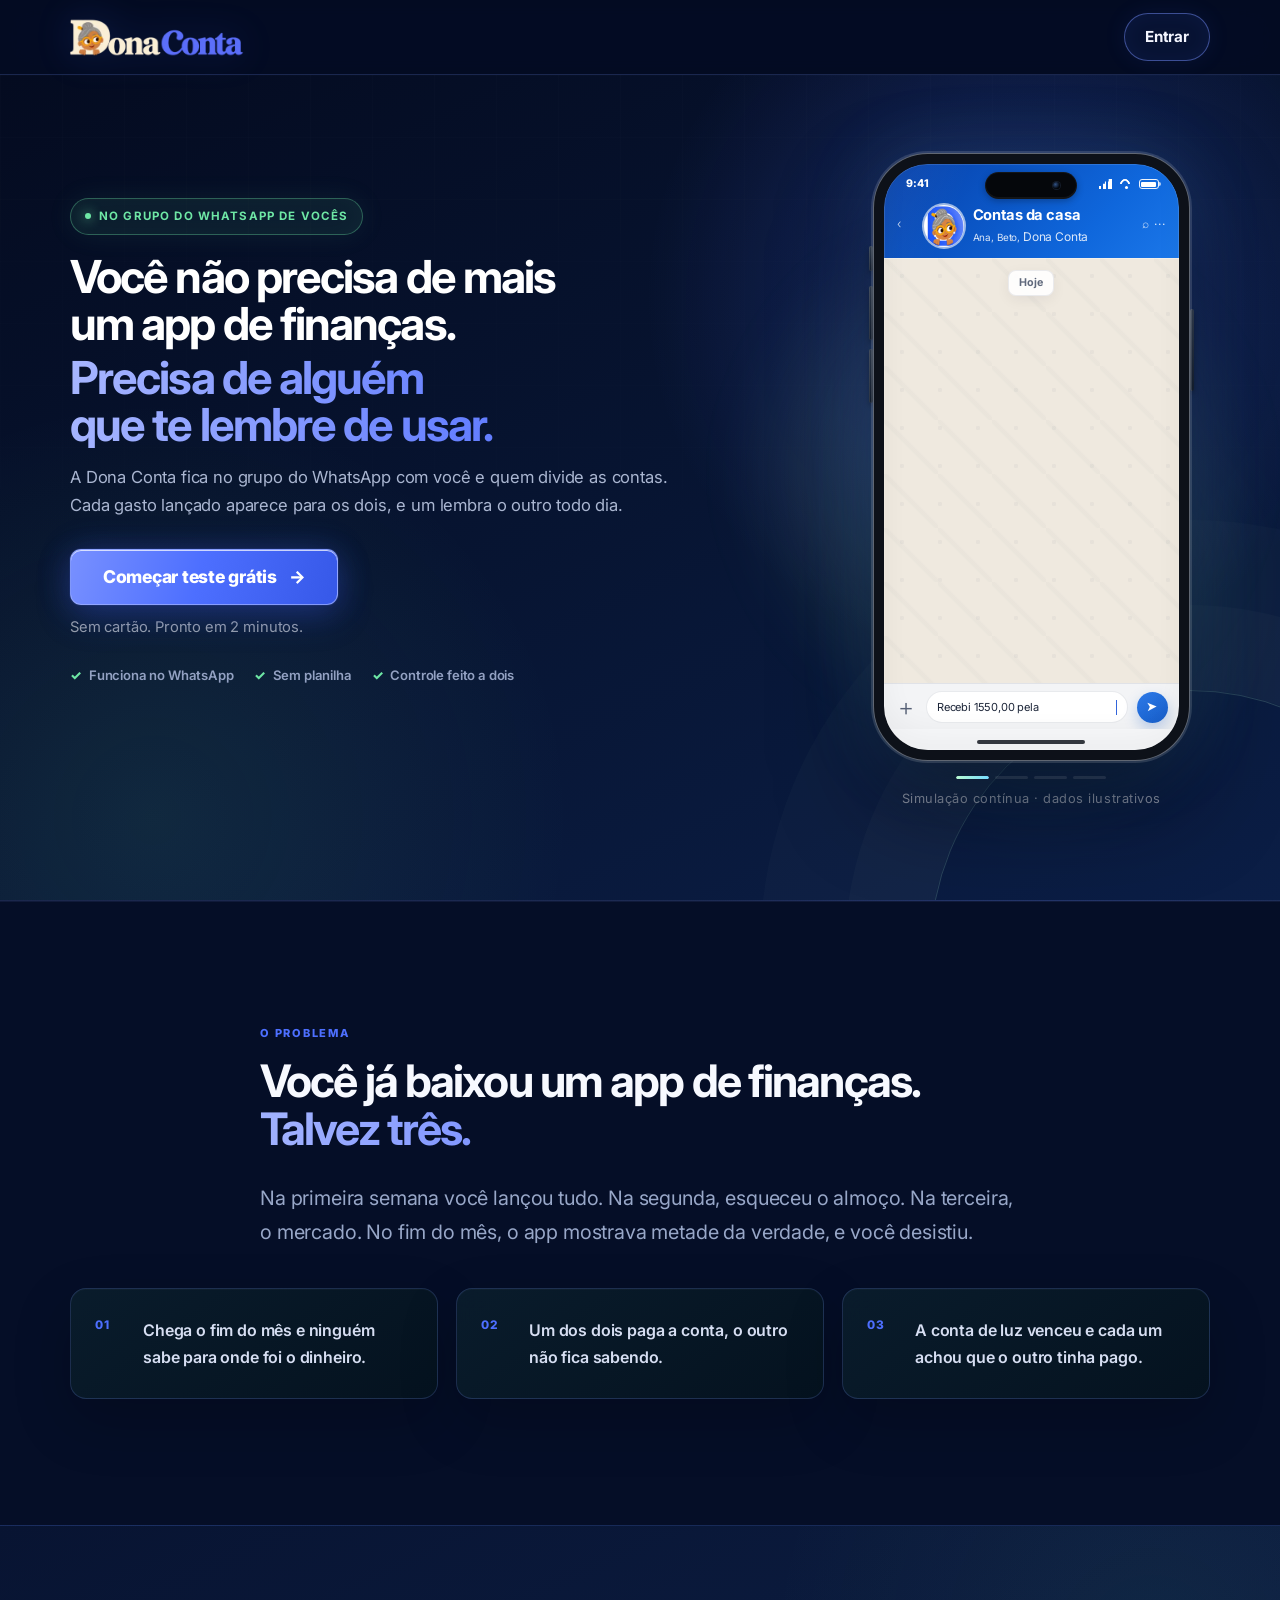
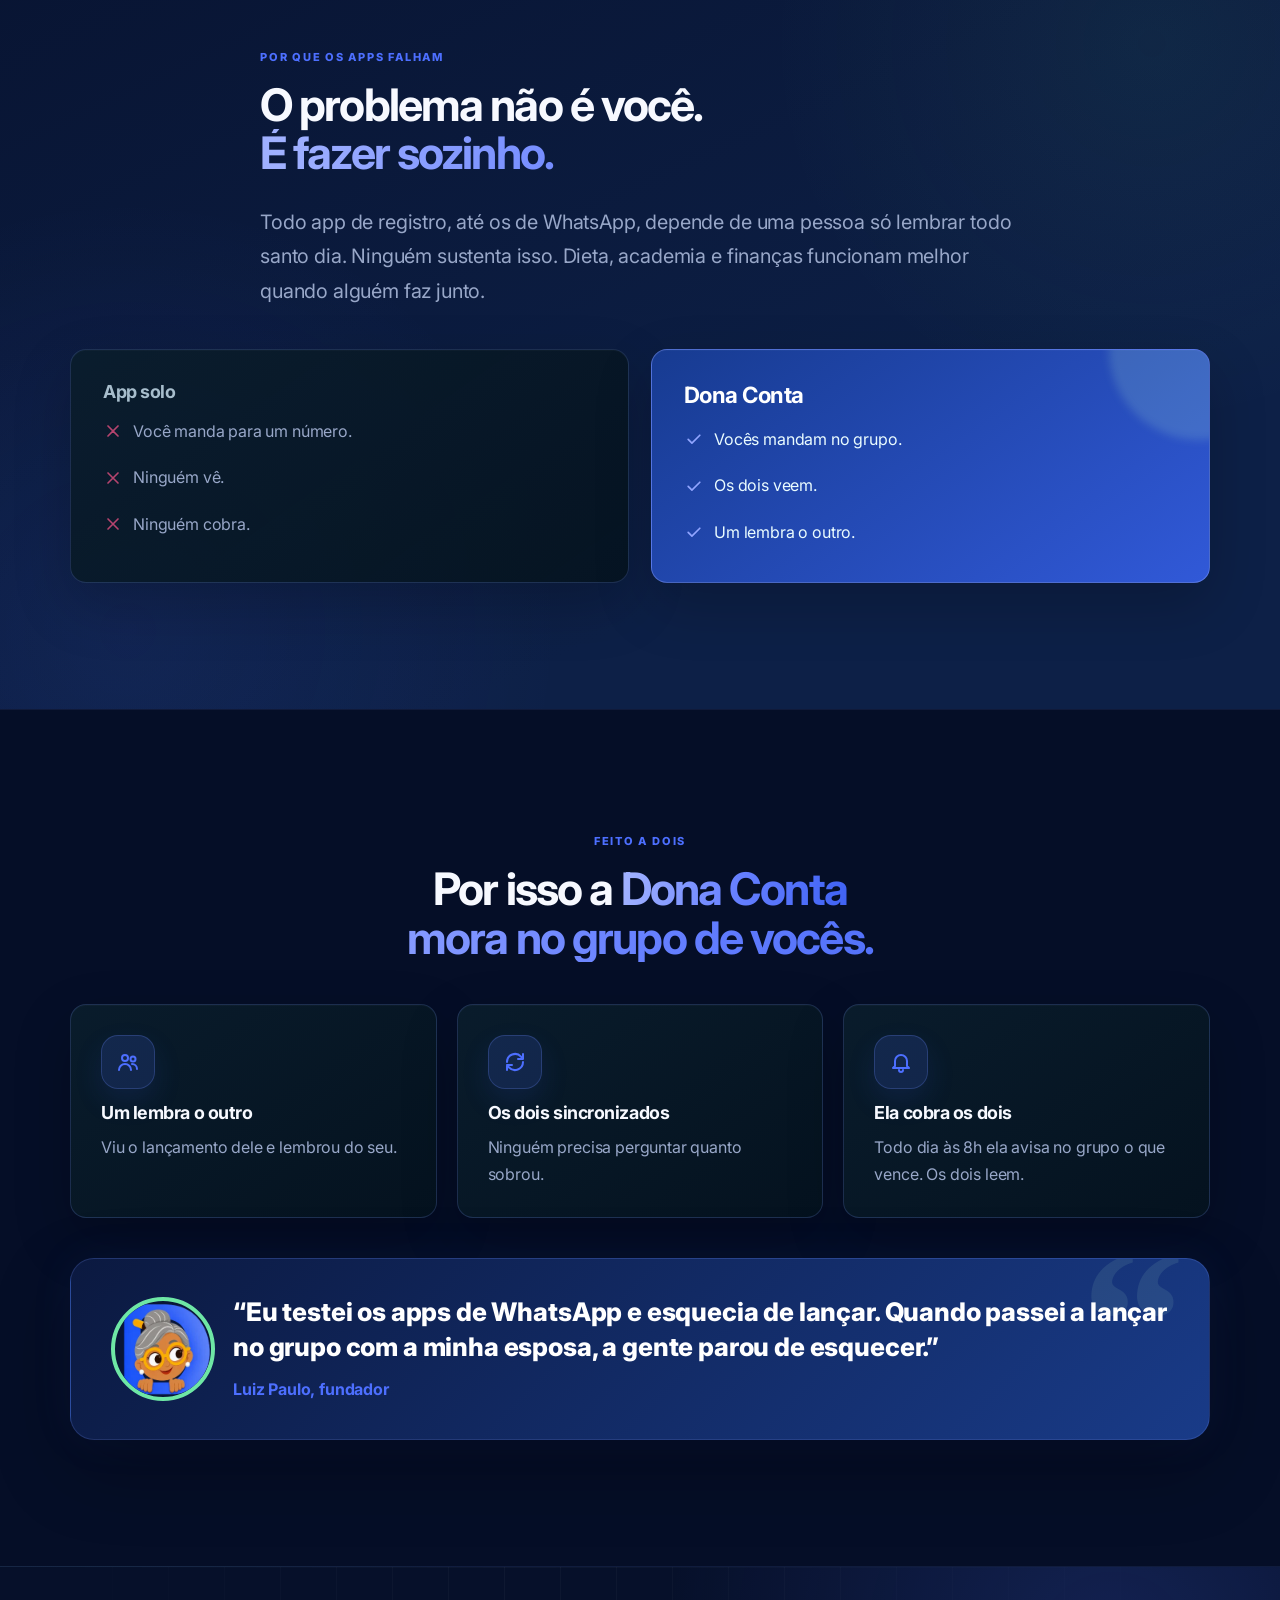
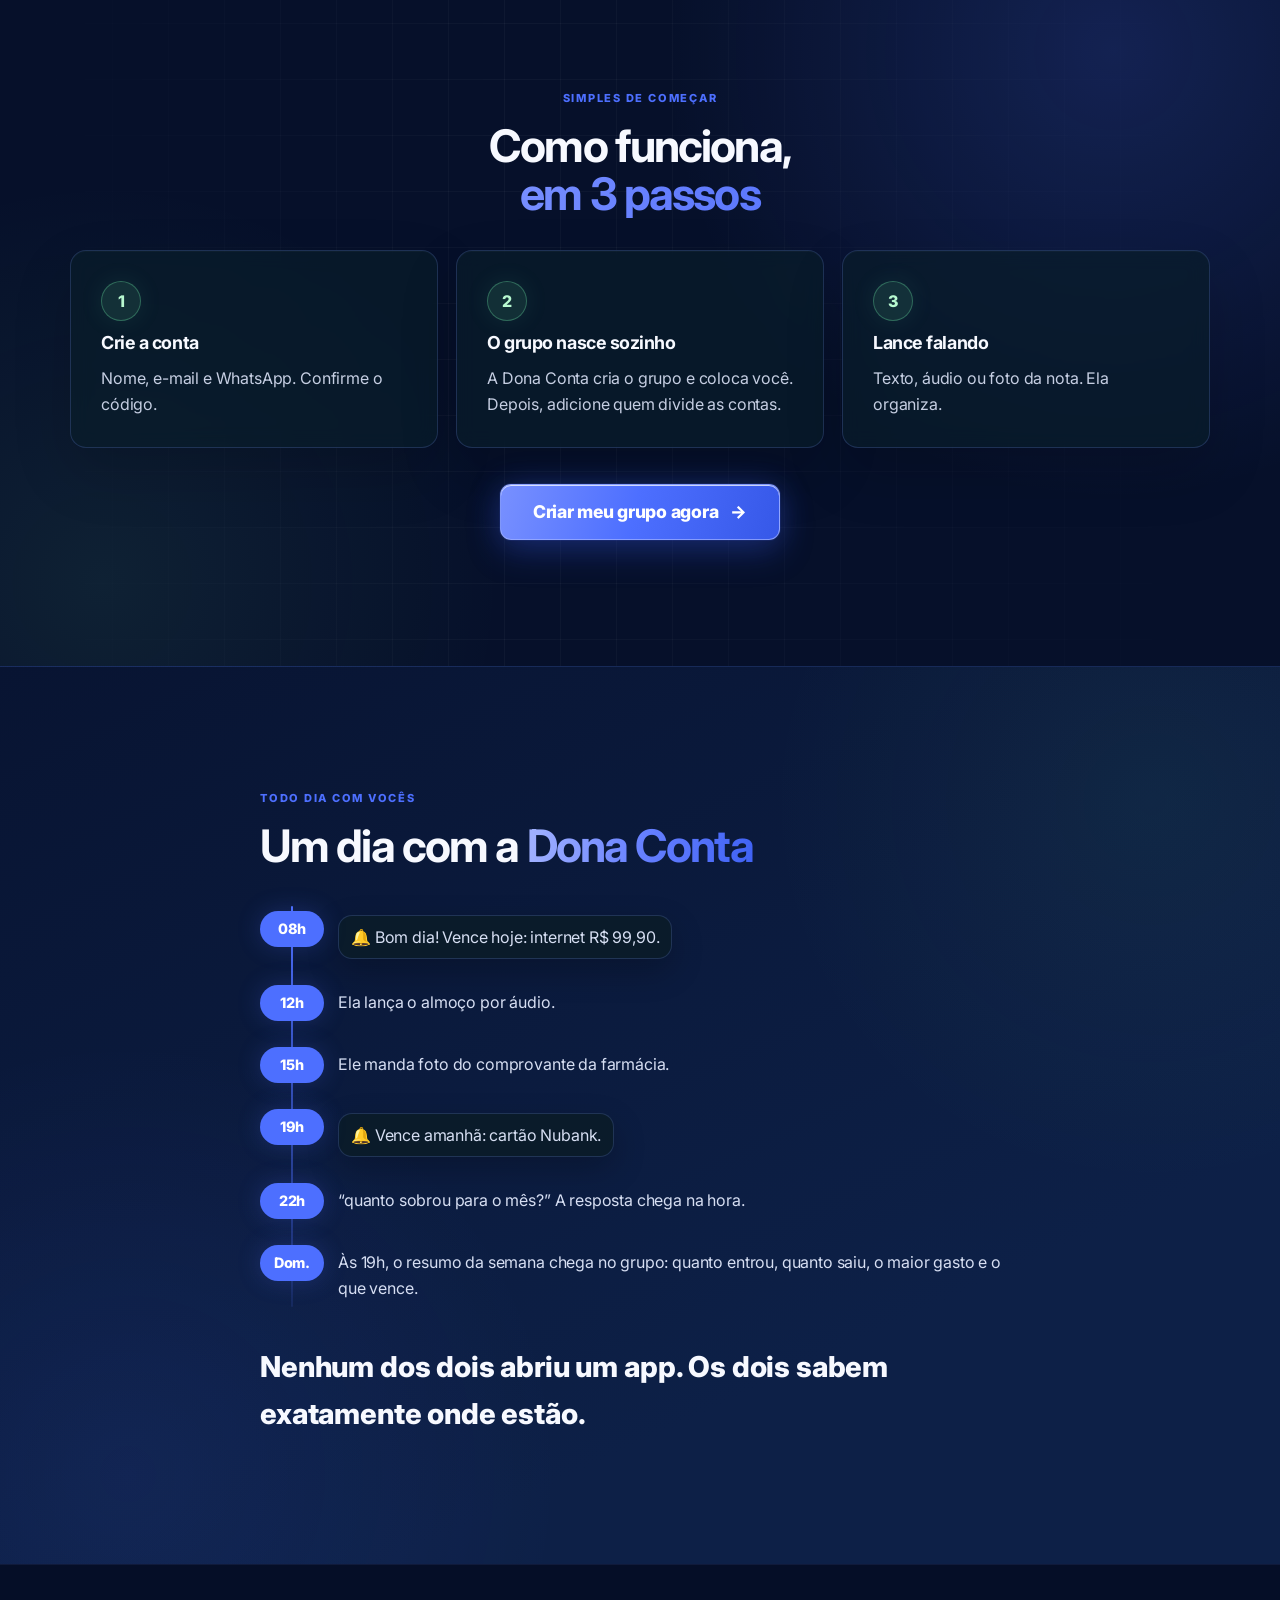
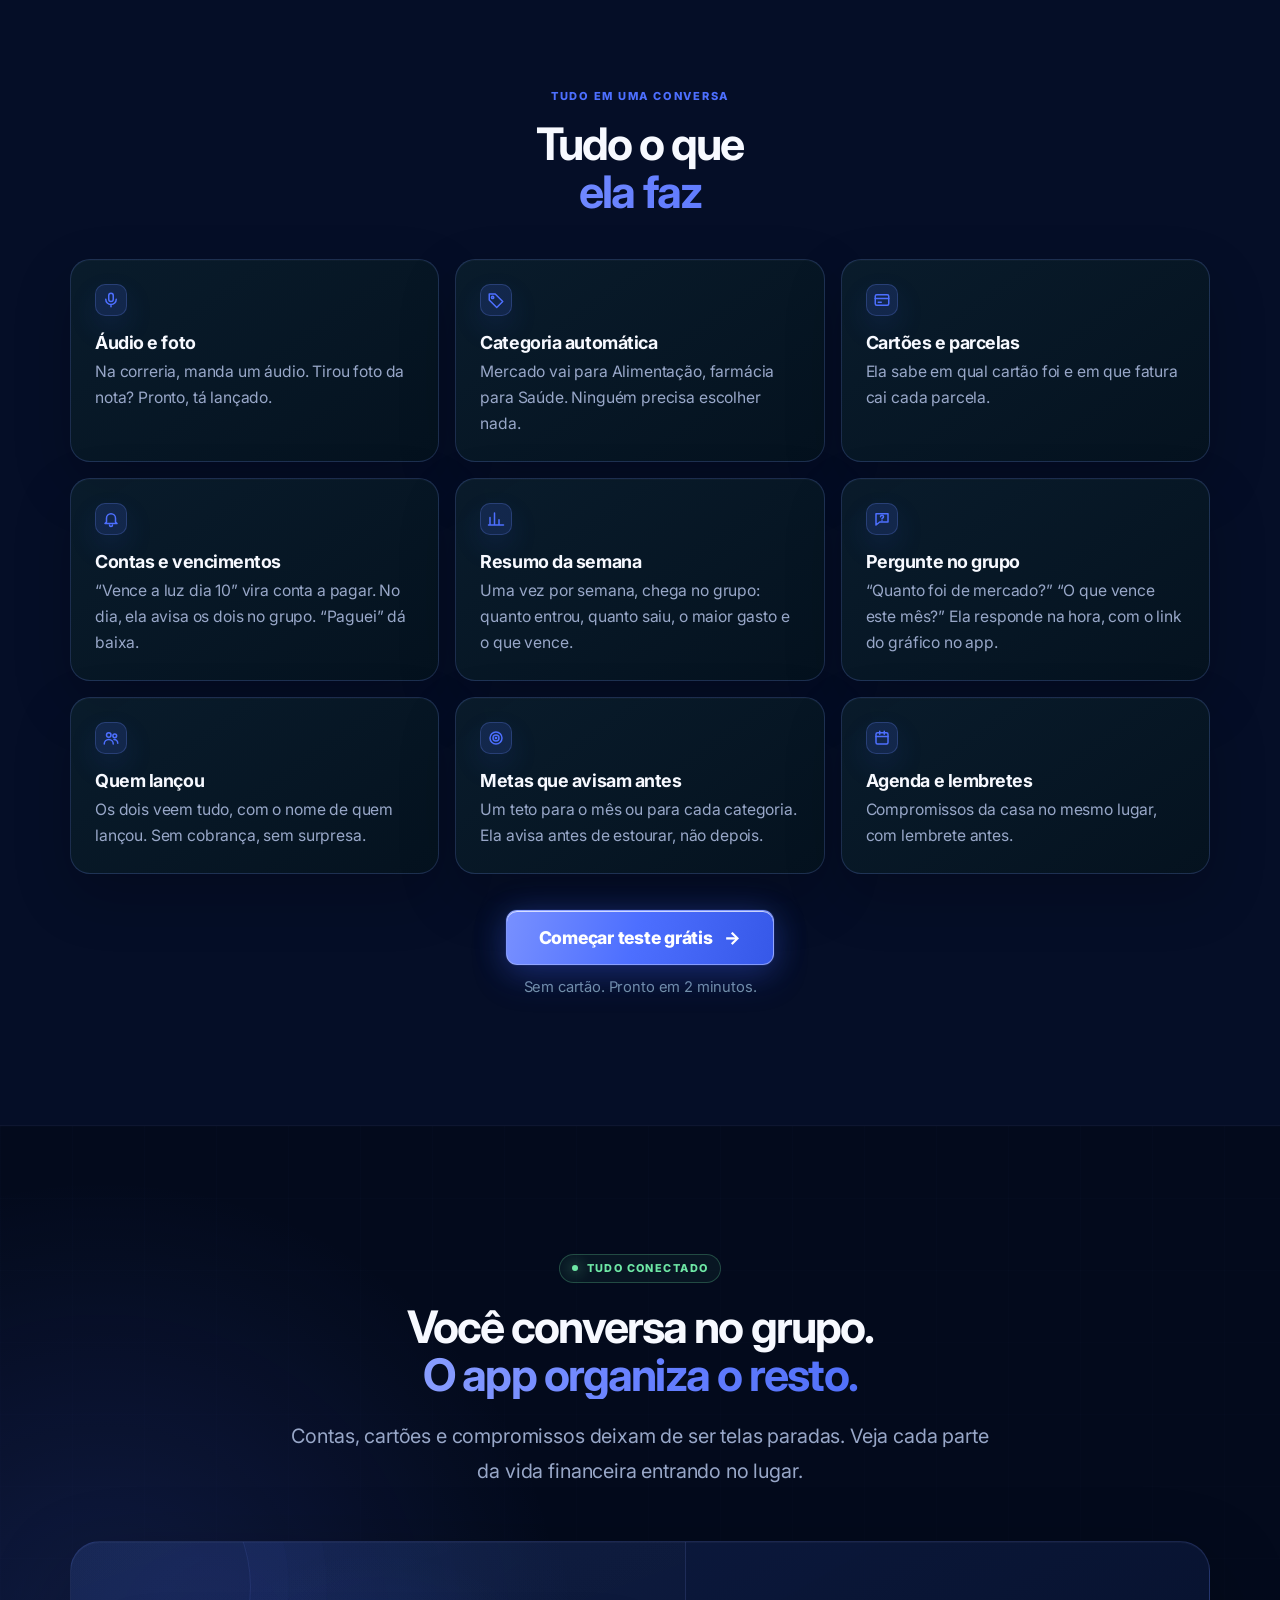
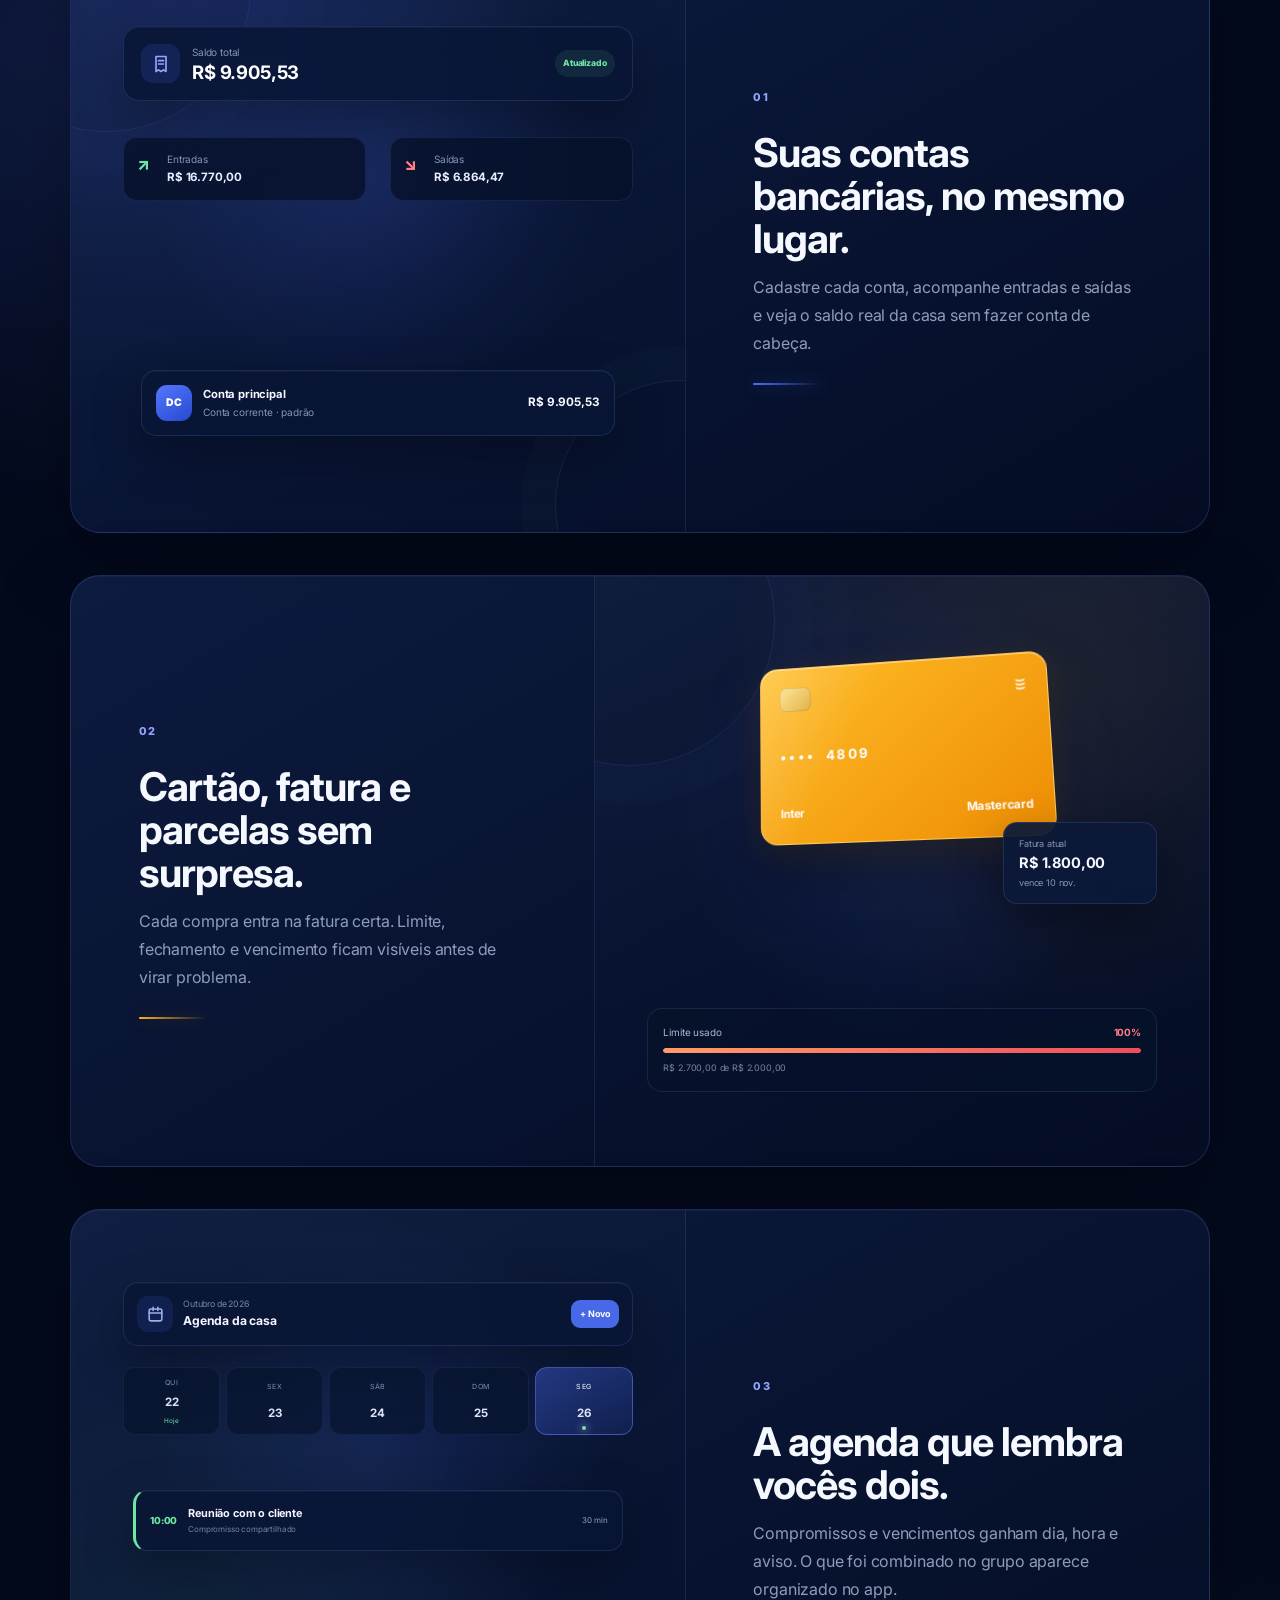
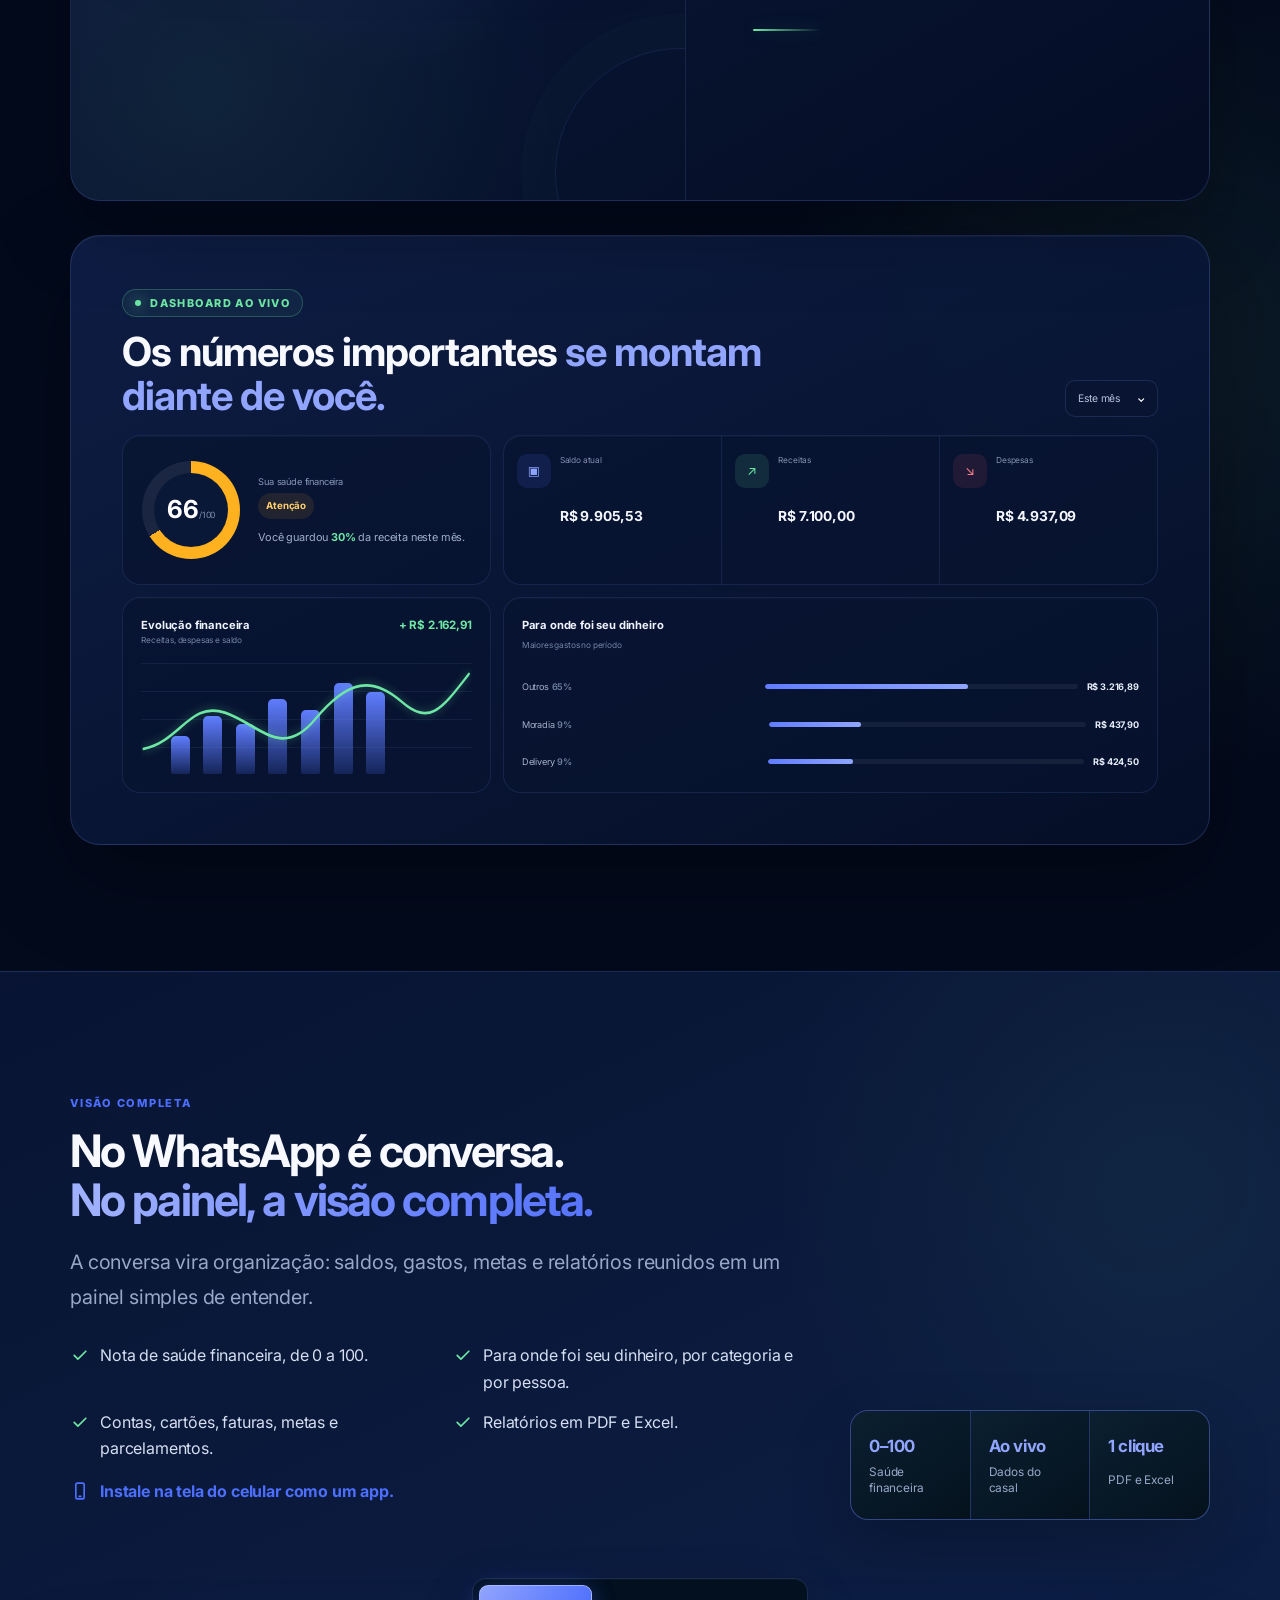
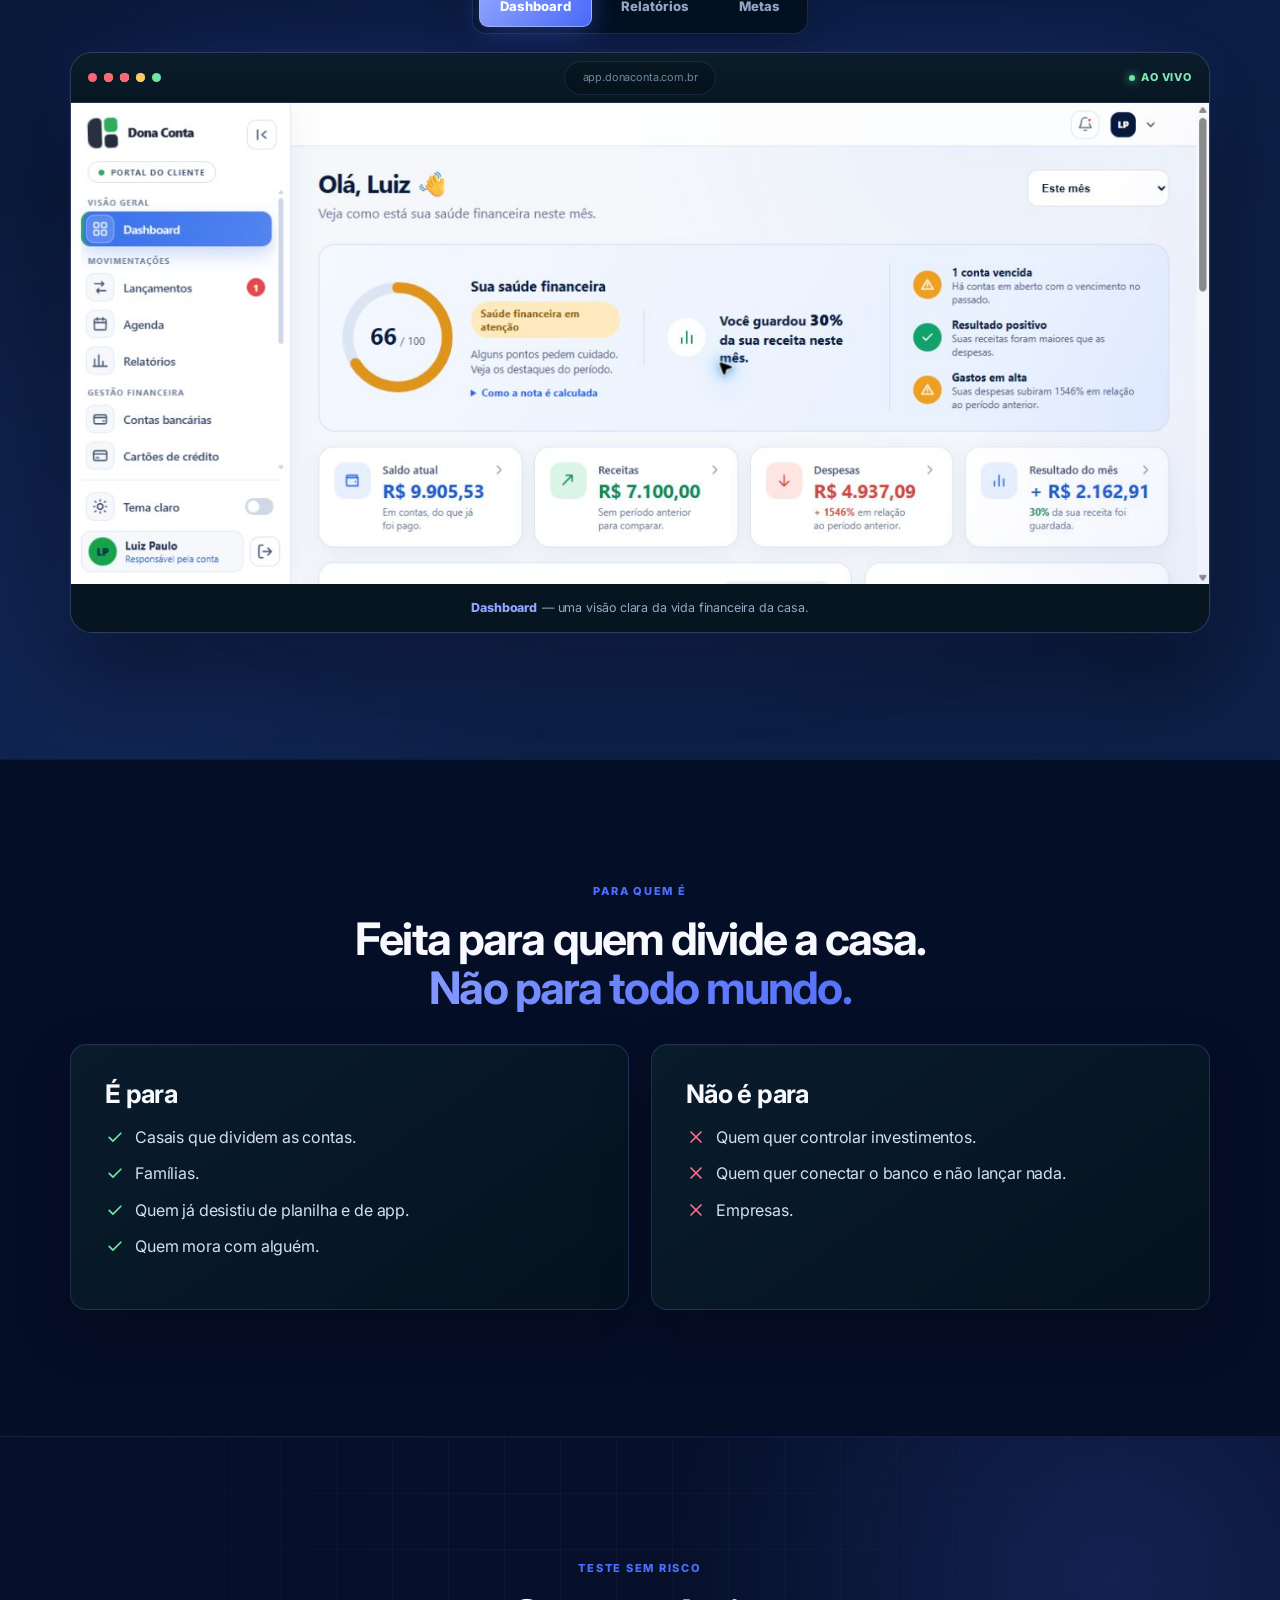
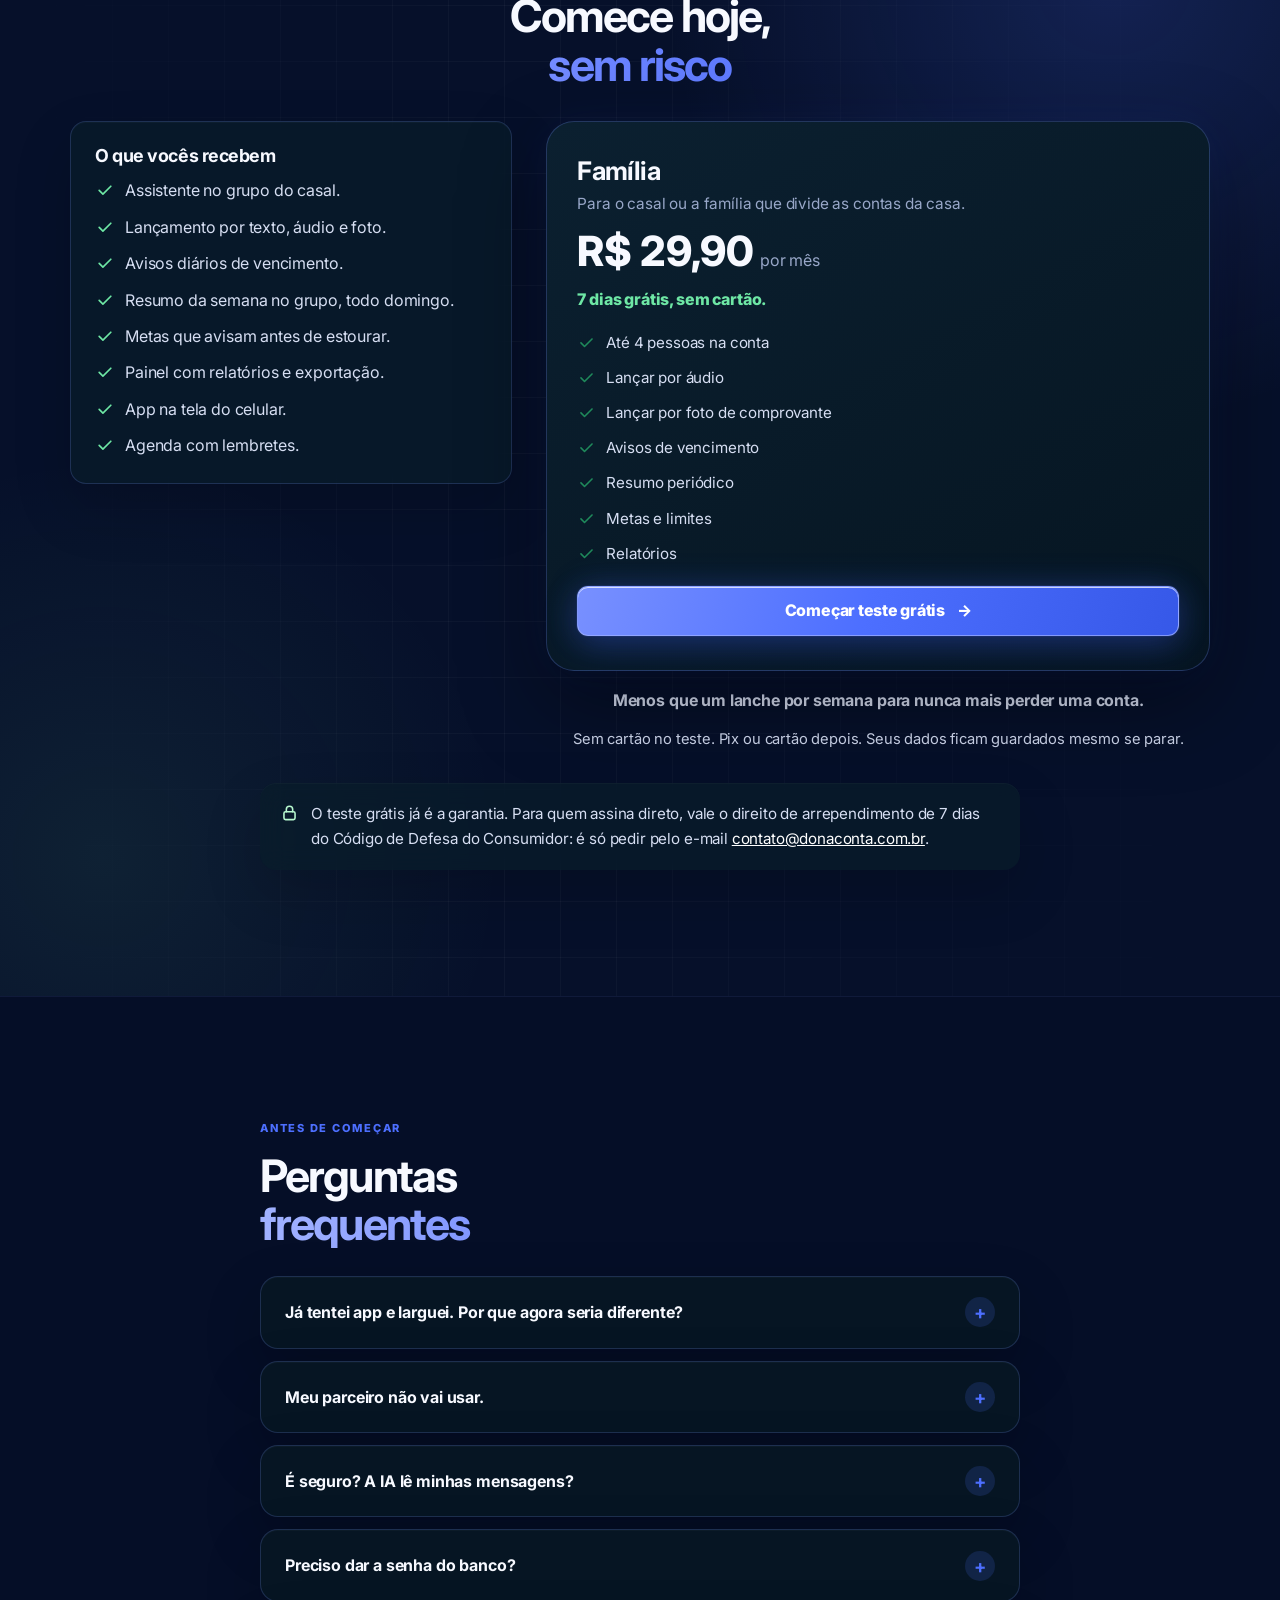
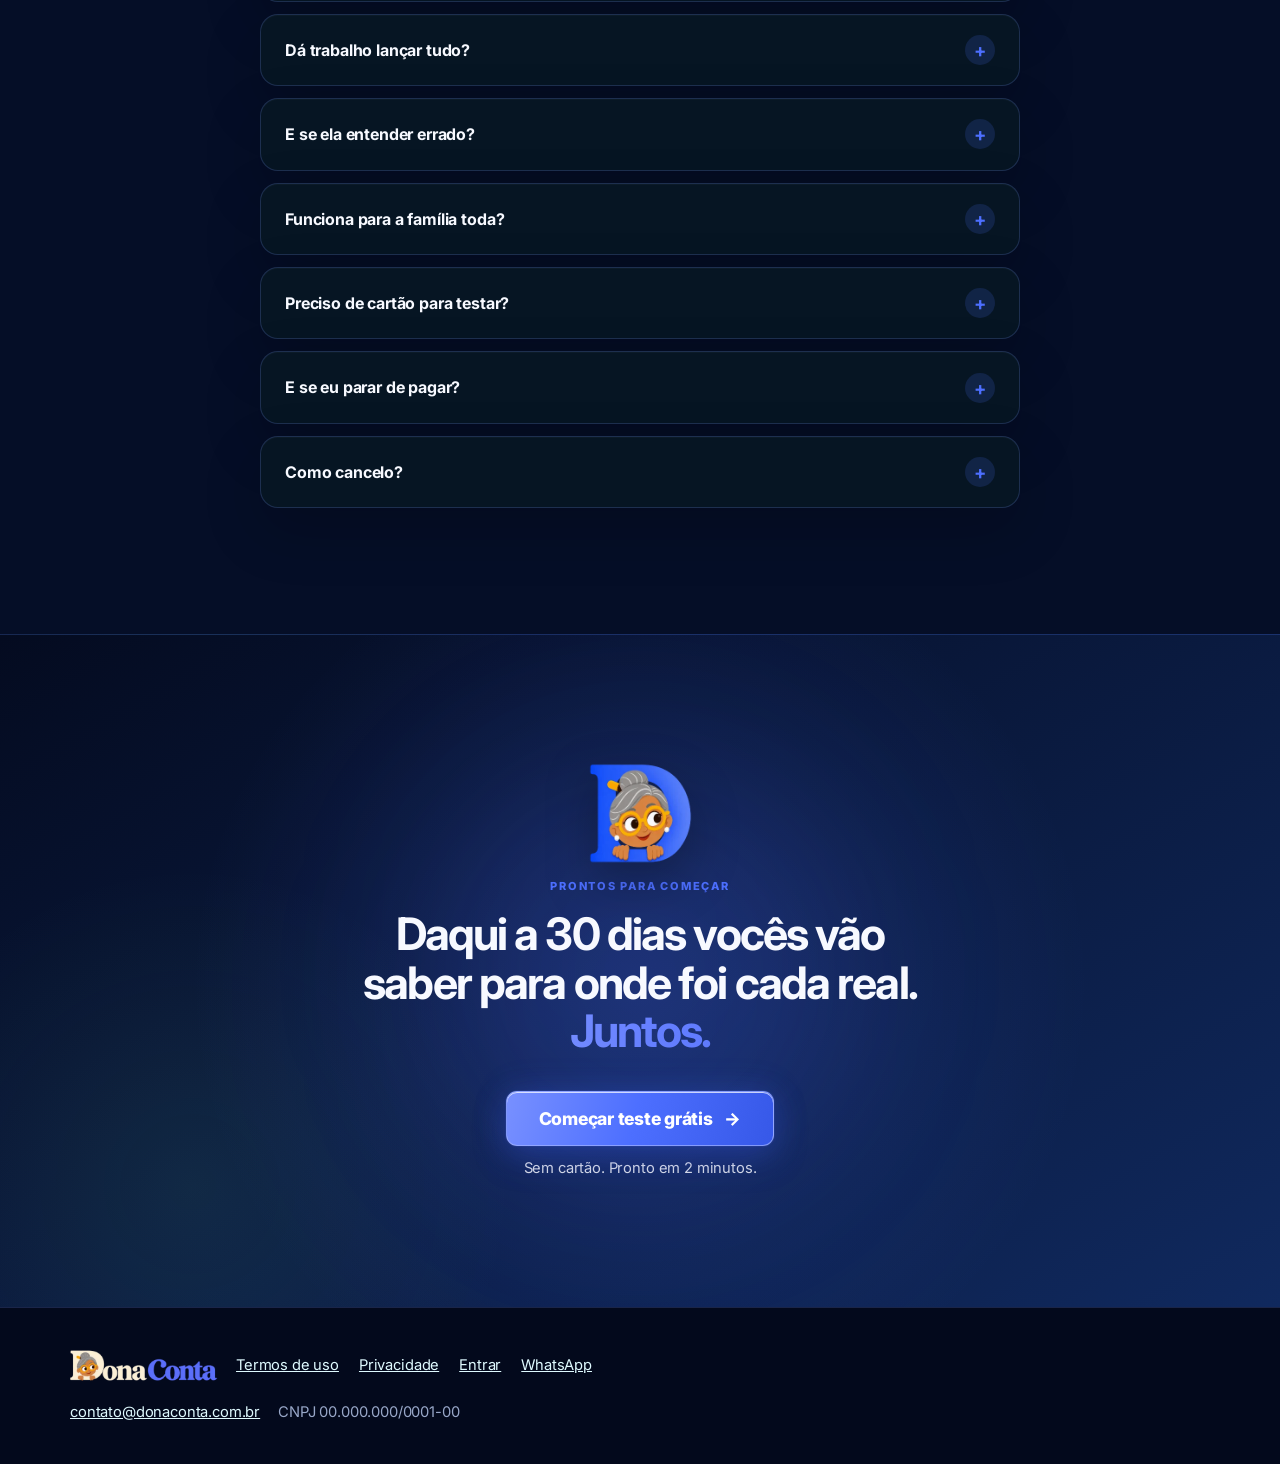
<file: lp/index.html>
<!doctype html>
<html lang="pt-BR">
<head>
  <meta charset="utf-8">
  <meta name="viewport" content="width=device-width, initial-scale=1">

  <!-- EDITÁVEL: título e descrição que aparecem no Google e no WhatsApp -->
  <title>Dona Conta: as contas da casa no grupo do WhatsApp do casal</title>
  <meta name="description" content="A Dona Conta fica no grupo do WhatsApp com você e quem divide as contas. Lance gastos por texto, áudio ou foto. Um lembra o outro, e os dois ficam sabendo de tudo.">
  <meta name="theme-color" content="#061440">

  <!-- EDITÁVEL: Open Graph (prévia do link no WhatsApp, Facebook e Instagram).
       og:url e og:image precisam do endereço completo da página publicada. -->
  <meta property="og:type" content="website">
  <meta property="og:locale" content="pt_BR">
  <meta property="og:site_name" content="Dona Conta">
  <meta property="og:title" content="Dona Conta: as contas da casa no grupo do WhatsApp do casal">
  <meta property="og:description" content="Vocês lançam os gastos no grupo, os dois veem tudo e um lembra o outro. Teste grátis, sem cartão.">
  <meta property="og:url" content="https://donaconta.com.br/lp/">
  <meta property="og:image" content="https://donaconta.com.br/assets/og-image.jpg">
  <meta property="og:image:width" content="1200">
  <meta property="og:image:height" content="630">
  <meta property="og:image:alt" content="Dona Conta: o controle das contas no grupo do WhatsApp do casal">
  <meta name="twitter:card" content="summary_large_image">
  <link rel="canonical" href="https://donaconta.com.br/lp/">
  <!-- FIM EDITÁVEL -->

  <link rel="icon" href="/assets/favicon.png" type="image/png">
  <link rel="apple-touch-icon" href="/assets/apple-touch-icon.png">

  <link rel="preconnect" href="https://fonts.googleapis.com">
  <link rel="preconnect" href="https://fonts.gstatic.com" crossorigin>
  <link rel="stylesheet" href="https://fonts.googleapis.com/css2?family=Fraunces:opsz,wght@72,800&family=Inter:wght@400;500;600;700;800&display=swap">
  <link rel="stylesheet" href="/css/estilo.css?v=20261102-1">

  <script src="/config.js"></script>
  <script src="/js/pagina.js?v=20261102-1" defer></script>
</head>
<body>
  <!-- Ícones usados na página (desenho de linha, herdam a cor do texto) -->
  <svg width="0" height="0" style="position:absolute" aria-hidden="true">
    <defs>
      <symbol id="i-mic" viewBox="0 0 24 24"><rect x="9" y="3" width="6" height="11" rx="3"/><path d="M5 11a7 7 0 0 0 14 0M12 18v3"/></symbol>
      <symbol id="i-foto" viewBox="0 0 24 24"><path d="M4 8h3l2-3h6l2 3h3v11H4z"/><circle cx="12" cy="13" r="3.5"/></symbol>
      <symbol id="i-etiqueta" viewBox="0 0 24 24"><path d="M3 12V4h8l10 10-8 8z"/><circle cx="7.5" cy="8.5" r="1.5"/></symbol>
      <symbol id="i-cartao" viewBox="0 0 24 24"><rect x="3" y="5" width="18" height="14" rx="2"/><path d="M3 10h18M7 15h4"/></symbol>
      <symbol id="i-conta" viewBox="0 0 24 24"><path d="M6 3h12v18l-3-2-3 2-3-2-3 2z"/><path d="M9 8h6M9 12h6"/></symbol>
      <symbol id="i-pergunta" viewBox="0 0 24 24"><path d="M4 5h16v11H9l-5 4z"/><path d="M10 9a2 2 0 1 1 2.5 1.9c-.3.1-.5.4-.5.7V12M12 14.2v.1"/></symbol>
      <symbol id="i-pessoas" viewBox="0 0 24 24"><circle cx="9" cy="8" r="3"/><path d="M3 20a6 6 0 0 1 12 0"/><circle cx="17" cy="9" r="2.5"/><path d="M16 14a5 5 0 0 1 5 5"/></symbol>
      <symbol id="i-editar" viewBox="0 0 24 24"><path d="M4 20h4L19 9l-4-4L4 16z"/><path d="M13 7l4 4"/></symbol>
      <symbol id="i-meta" viewBox="0 0 24 24"><circle cx="12" cy="12" r="8"/><circle cx="12" cy="12" r="4"/><circle cx="12" cy="12" r=".8"/></symbol>
      <symbol id="i-agenda" viewBox="0 0 24 24"><rect x="4" y="5" width="16" height="15" rx="2"/><path d="M4 10h16M9 3v4M15 3v4"/></symbol>
      <symbol id="i-sino" viewBox="0 0 24 24"><path d="M6 16V11a6 6 0 0 1 12 0v5l2 2H4z"/><path d="M10 20a2 2 0 0 0 4 0"/></symbol>
      <symbol id="i-resumo" viewBox="0 0 24 24"><path d="M4 20V10M10 20V4M16 20v-7M22 20H2"/></symbol>
      <symbol id="i-link" viewBox="0 0 24 24"><path d="M10 14a4 4 0 0 0 5.7 0l3-3a4 4 0 0 0-5.7-5.7L12 6.3"/><path d="M14 10a4 4 0 0 0-5.7 0l-3 3a4 4 0 0 0 5.7 5.7l1-1"/></symbol>
      <symbol id="i-sincronia" viewBox="0 0 24 24"><path d="M4 12a8 8 0 0 1 14-5.3L20 9M20 4v5h-5"/><path d="M20 12a8 8 0 0 1-14 5.3L4 15M4 20v-5h5"/></symbol>
      <symbol id="i-check" viewBox="0 0 24 24"><path d="M5 12.5l4.5 4.5L19 7.5"/></symbol>
      <symbol id="i-x" viewBox="0 0 24 24"><path d="M6 6l12 12M18 6L6 18"/></symbol>
      <symbol id="i-cadeado" viewBox="0 0 24 24"><rect x="5" y="11" width="14" height="10" rx="2"/><path d="M8 11V8a4 4 0 0 1 8 0v3"/></symbol>
      <symbol id="i-celular" viewBox="0 0 24 24"><rect x="7" y="2.5" width="10" height="19" rx="2"/><path d="M11 18.5h2"/></symbol>
    </defs>
  </svg>

  <a class="pular" href="#conteudo">Pular para o conteúdo</a>

  <header class="topo">
    <div class="caixa topo__linha">
      <a class="topo__marca" href="#" aria-label="Dona Conta, início">
        <img class="logo" src="/assets/logo-escuro.webp" width="418" height="96" alt="Dona Conta" data-logo="escuro">
      </a>
      <a class="topo__entrar" href="https://app.donaconta.com.br/login" data-app="/login">Entrar</a>
    </div>
  </header>

  <main id="conteudo">

    <!-- ============ 1. TOPO (HERO) ============ -->
    <section class="hero" id="topo">
      <div class="caixa hero__grade">
        <div class="hero__texto">
          <!-- EDITÁVEL: headline e subtítulo -->
          <p class="selo">No grupo do WhatsApp de vocês</p>
          <h1>Você não precisa de mais um app de finanças. <span>Precisa de alguém que te lembre de usar.</span></h1>
          <p class="hero__sub">A <span data-assistente>Dona Conta</span> fica no grupo do WhatsApp com você e quem divide as contas. Cada gasto lançado aparece para os dois, e um lembra o outro todo dia.</p>
          <!-- FIM EDITÁVEL -->
          <div class="cta">
            <a class="btn btn--primario btn--grande" href="https://app.donaconta.com.br/assinar/familia" data-assinar data-cta-texto>Começar teste grátis</a>
            <p class="cta__nota" data-cta-nota>Sem cartão. Pronto em 2 minutos.</p>
          </div>
          <ul class="hero__provas" aria-label="Vantagens">
            <li>Funciona no WhatsApp</li>
            <li>Sem planilha</li>
            <li>Controle feito a dois</li>
          </ul>
        </div>

        <!-- Demonstração animada inspirada em conversas reais; dados ilustrativos. -->
        <figure class="celular celular--demo" aria-label="Demonstração animada: uma pessoa envia mensagens no grupo e a Dona Conta registra, responde e envia alertas">
          <div class="celular__luz" aria-hidden="true"></div>
          <span class="celular__botao celular__botao--silencio" aria-hidden="true"></span>
          <span class="celular__botao celular__botao--volume-a" aria-hidden="true"></span>
          <span class="celular__botao celular__botao--volume-b" aria-hidden="true"></span>
          <span class="celular__botao celular__botao--energia" aria-hidden="true"></span>

          <div class="celular__tela" aria-hidden="true">
            <div class="celular__status">
              <time>9:41</time>
              <span class="celular__status-icones">
                <i class="celular__sinal"></i>
                <i class="celular__wifi"></i>
                <i class="celular__bateria"></i>
              </span>
            </div>
            <div class="celular__notch"><i></i></div>
            <div class="zap__topo">
              <span class="zap__voltar">‹</span>
              <img src="/assets/mascote.webp" width="40" height="40" alt="" class="zap__avatar">
              <div class="zap__grupo">
                <strong>Contas da casa</strong>
                <span>Ana, Beto, <span data-assistente>Dona Conta</span></span>
              </div>
              <span class="zap__acoes">⌕ ···</span>
            </div>

            <div class="zap__conversa demo-chat">
              <span class="demo-data">Hoje</span>
              <div class="demo-cenas">
                <div class="demo-feed" data-demo-feed aria-live="polite" aria-label="Histórico da conversa"></div>
                <div class="demo-cena" data-demo-cena="receita" style="--cena: 0">
                  <div class="bolha bolha--eu demo-texto">
                    <b class="bolha__nome">Ana</b>
                    Recebi 1550,00 pela criação de um site
                    <time>10:11 ✓✓</time>
                  </div>
                  <article class="bolha bolha--ela demo-resposta">
                    <b class="bolha__nome bolha__nome--ela" data-assistente>Dona Conta</b>
                    <strong>Confirmação de Lançamento</strong>
                    <p>✅ Sua receita foi adicionada com sucesso. Parabéns por mais essa receita!</p>
                    <ul>
                      <li>✅ Tipo: Receita</li>
                      <li>📲 Descrição: Recebimento pela criação de um site</li>
                      <li>💰 Valor: R$ 1.550,00</li>
                      <li>📍 Categoria: Renda extra</li>
                      <li>🗓️ Data: 22/10/2026</li>
                      <li>👉 Código: HJRDG9</li>
                    </ul>
                    <time>10:11</time>
                  </article>
                  <div class="demo-sticker-wrap">
                    <img class="demo-sticker" src="/assets/figurinha-mais-uma-pra-conta.webp" width="88" height="88" alt="">
                  </div>
                </div>

                <div class="demo-cena" data-demo-cena="audio" style="--cena: 3">
                  <div class="bolha bolha--eu bolha--audio">
                    <b class="bolha__nome">Beto</b>
                    <span class="audio audio--tocando"><span class="audio__play">▶</span><span class="audio__onda"></span><span>0:05</span></span>
                    <time>09:08 ✓✓</time>
                  </div>
                  <article class="bolha bolha--ela demo-resposta">
                    <b class="bolha__nome bolha__nome--ela" data-assistente>Dona Conta</b>
                    <strong>Confirmação de Lançamento</strong>
                    <p>✅ Sua despesa foi adicionada com sucesso. Atenção para não ultrapassar os gastos.</p>
                    <ul>
                      <li>✅ Tipo: Despesa</li>
                      <li>📲 Descrição: Conta da geladeira</li>
                      <li>💰 Valor: R$ 300,00</li>
                      <li>📍 Categoria: Outros</li>
                      <li>✅ Pagamento: À vista</li>
                      <li>🗓️ Data: 18/10/2026</li>
                      <li>👉 Código: Q3YPEC</li>
                    </ul>
                    <time>09:08</time>
                  </article>
                </div>

                <div class="demo-cena" data-demo-cena="relatorio" style="--cena: 2">
                  <article class="bolha bolha--ela demo-resposta demo-resposta--relatorio">
                    <b class="bolha__nome bolha__nome--ela" data-assistente>Dona Conta</b>
                    <span class="demo-relatorio-tag">☀️ Resumo diário automático · 08h</span>
                    <strong>⚠️ Em atraso</strong>
                    <p>· Conta de energia — R$ 98,90 · venceu 10/10 · W6F4VC</p>
                    <p>Total: R$ 98,90<br>Se já pagou, responda: <b>paguei &lt;código&gt;</b></p>
                    <strong>🚨 Metas estouradas</strong>
                    <p>· Delivery — R$ 424,50 de R$ 200,00 (212%)</p>
                    <time>08:00</time>
                  </article>
                </div>

                <div class="demo-cena" data-demo-cena="meta" style="--cena: 1">
                  <div class="bolha bolha--eu demo-texto">
                    <b class="bolha__nome">Beto</b>
                    Como está a meta de delivery?
                    <time>05:56 ✓✓</time>
                  </div>
                  <article class="bolha bolha--ela demo-resposta demo-resposta--meta">
                    <b class="bolha__nome bolha__nome--ela" data-assistente>Dona Conta</b>
                    <strong>🎯 Metas de outubro</strong>
                    <p><b>🔴 Delivery:</b> R$ 372,70 de R$ 200,00 (186%) · estourou em R$ 172,70</p>
                    <p>A meta de delivery foi estourada, então é importante ficar atento aos gastos nessa categoria.</p>
                    <time>05:56</time>
                  </article>
                </div>
              </div>

              <div class="demo-digitando">
                <img src="/assets/mascote.webp" width="24" height="24" alt="">
                <span><span data-assistente>Dona Conta</span> está digitando</span>
                <i></i><i></i><i></i>
              </div>
            </div>

            <div class="demo-compositor">
              <span class="demo-compositor__mais">＋</span>
              <span class="demo-compositor__campo">
                <span class="demo-compositor__placeholder">Digite uma mensagem</span>
                <span class="demo-compositor__digitado" data-demo-digitado></span><i class="demo-compositor__cursor"></i>
                <span class="demo-gravacao">
                  <i class="demo-gravacao__ponto"></i>
                  <time data-demo-tempo-audio>0:00</time>
                  <span class="demo-gravacao__onda" aria-hidden="true"><i></i><i></i><i></i><i></i><i></i><i></i><i></i><i></i><i></i><i></i><i></i><i></i></span>
                  <b>gravando</b>
                </span>
              </span>
              <span class="demo-compositor__acao">
                <svg class="i demo-compositor__mic" aria-hidden="true"><use href="#i-mic"/></svg>
                <span class="demo-compositor__enviar" aria-hidden="true">➤</span>
              </span>
            </div>
            <div class="celular__home"></div>
          </div>

          <div class="demo-etapas" aria-hidden="true"><i></i><i></i><i></i><i></i></div>
          <figcaption>Simulação contínua · dados ilustrativos</figcaption>
        </figure>
      </div>
    </section>

    <!-- ============ 2. A DOR ============ -->
    <section class="secao" id="dor">
      <div class="caixa caixa--estreita">
        <!-- EDITÁVEL -->
        <h2>Você já baixou um app de finanças. <span class="titulo-destaque">Talvez três.</span></h2>
        <p class="lead">Na primeira semana você lançou tudo. Na segunda, esqueceu o almoço. Na terceira, o mercado. No fim do mês, o app mostrava metade da verdade, e você desistiu.</p>
        <!-- FIM EDITÁVEL -->
      </div>
      <div class="caixa">
        <ul class="sintomas">
          <li>Chega o fim do mês e ninguém sabe para onde foi o dinheiro.</li>
          <li>Um dos dois paga a conta, o outro não fica sabendo.</li>
          <li>A conta de luz venceu e cada um achou que o outro tinha pago.</li>
        </ul>
      </div>
    </section>

    <!-- ============ 3. POR QUE OS APPS FALHAM ============ -->
    <section class="secao secao--creme" id="por-que">
      <div class="caixa caixa--estreita">
        <!-- EDITÁVEL -->
        <h2>O problema não é você. <span class="titulo-destaque">É fazer sozinho.</span></h2>
        <p class="lead">Todo app de registro, até os de WhatsApp, depende de uma pessoa só lembrar todo santo dia. Ninguém sustenta isso. Dieta, academia e finanças funcionam melhor quando alguém faz junto.</p>
        <!-- FIM EDITÁVEL -->
      </div>
      <div class="caixa">
        <div class="comparacao">
          <div class="comparacao__lado comparacao__lado--solo">
            <h3>App solo</h3>
            <ul>
              <li><svg class="i" aria-hidden="true"><use href="#i-x"/></svg>Você manda para um número.</li>
              <li><svg class="i" aria-hidden="true"><use href="#i-x"/></svg>Ninguém vê.</li>
              <li><svg class="i" aria-hidden="true"><use href="#i-x"/></svg>Ninguém cobra.</li>
            </ul>
          </div>
          <div class="comparacao__lado comparacao__lado--grupo">
            <h3 data-marca>Dona Conta</h3>
            <ul>
              <li><svg class="i" aria-hidden="true"><use href="#i-check"/></svg>Vocês mandam no grupo.</li>
              <li><svg class="i" aria-hidden="true"><use href="#i-check"/></svg>Os dois veem.</li>
              <li><svg class="i" aria-hidden="true"><use href="#i-check"/></svg>Um lembra o outro.</li>
            </ul>
          </div>
        </div>
      </div>
    </section>

    <!-- ============ 4. A VIRADA: O GRUPO ============ -->
    <section class="secao" id="virada">
      <div class="caixa">
        <h2 class="centro">Por isso a <span data-assistente>Dona Conta</span> <span class="titulo-destaque">mora no grupo de vocês.</span></h2>
        <div class="pilares">
          <div class="pilar">
            <span class="pilar__icone"><svg class="i" aria-hidden="true"><use href="#i-pessoas"/></svg></span>
            <h3>Um lembra o outro</h3>
            <p>Viu o lançamento dele e lembrou do seu.</p>
          </div>
          <div class="pilar">
            <span class="pilar__icone"><svg class="i" aria-hidden="true"><use href="#i-sincronia"/></svg></span>
            <h3>Os dois sincronizados</h3>
            <p>Ninguém precisa perguntar quanto sobrou.</p>
          </div>
          <div class="pilar">
            <span class="pilar__icone"><svg class="i" aria-hidden="true"><use href="#i-sino"/></svg></span>
            <h3>Ela cobra os dois</h3>
            <p>Todo dia às 8h ela avisa no grupo o que vence. Os dois leem.</p>
          </div>
        </div>

        <!-- EDITÁVEL: história do fundador. Para tirar, use fundador.mostrar: false no config.js -->
        <figure class="fundador" data-fundador>
          <img class="fundador__foto" src="/assets/mascote.webp" width="120" height="120" alt="" data-fundador-foto>
          <blockquote>
            <p>“Eu testei os apps de WhatsApp e esquecia de lançar. Quando passei a lançar no grupo com a minha esposa, a gente parou de esquecer.”</p>
            <footer data-fundador-nome>Luiz Paulo, fundador</footer>
          </blockquote>
        </figure>
        <!-- FIM EDITÁVEL -->
      </div>
    </section>

    <!-- ============ 5. COMO FUNCIONA EM 3 PASSOS ============ -->
    <section class="secao secao--azul" id="como-funciona">
      <div class="caixa">
        <h2 class="centro">Como funciona, <span class="titulo-destaque">em 3 passos</span></h2>
        <ol class="passos">
          <li>
            <span class="passos__num">1</span>
            <h3>Crie a conta</h3>
            <p>Nome, e-mail e WhatsApp. Confirme o código.</p>
          </li>
          <li>
            <span class="passos__num">2</span>
            <h3>O grupo nasce sozinho</h3>
            <p>A <span data-assistente>Dona Conta</span> cria o grupo e coloca você. Depois, adicione quem divide as contas.</p>
          </li>
          <li>
            <span class="passos__num">3</span>
            <h3>Lance falando</h3>
            <p>Texto, áudio ou foto da nota. Ela organiza.</p>
          </li>
        </ol>
        <div class="cta cta--centro">
          <a class="btn btn--destaque btn--grande" href="https://app.donaconta.com.br/assinar/familia" data-assinar>Criar meu grupo agora</a>
        </div>
      </div>
    </section>

    <!-- ============ 7. UM DIA COM A ASSISTENTE ============ -->
    <section class="secao secao--creme" id="um-dia">
      <div class="caixa caixa--estreita">
        <h2>Um dia com a <span data-assistente>Dona Conta</span></h2>
        <ol class="linha-tempo">
          <li><time>08h</time><p><span class="msg">🔔 Bom dia! Vence hoje: internet R$ 99,90.</span></p></li>
          <li><time>12h</time><p>Ela lança o almoço por áudio.</p></li>
          <li><time>15h</time><p>Ele manda foto do comprovante da farmácia.</p></li>
          <li><time>19h</time><p><span class="msg">🔔 Vence amanhã: cartão Nubank.</span></p></li>
          <li><time>22h</time><p>“quanto sobrou para o mês?” A resposta chega na hora.</p></li>
          <li><time>Dom.</time><p>Às 19h, o resumo da semana chega no grupo: quanto entrou, quanto saiu, o maior gasto e o que vence.</p></li>
        </ol>
        <p class="fecho">Nenhum dos dois abriu um app. Os dois sabem exatamente onde estão.</p>
      </div>
    </section>

    <!-- ============ 8. TUDO O QUE ELA FAZ ============ -->
    <section class="secao" id="recursos">
      <div class="caixa">
        <h2 class="centro">Tudo o que <span class="titulo-destaque">ela faz</span></h2>
        <div class="recursos">
          <article class="recurso"><svg class="i" aria-hidden="true"><use href="#i-mic"/></svg><h3>Áudio e foto</h3><p>Na correria, manda um áudio. Tirou foto da nota? Pronto, tá lançado.</p></article>
          <article class="recurso"><svg class="i" aria-hidden="true"><use href="#i-etiqueta"/></svg><h3>Categoria automática</h3><p>Mercado vai para Alimentação, farmácia para Saúde. Ninguém precisa escolher nada.</p></article>
          <article class="recurso"><svg class="i" aria-hidden="true"><use href="#i-cartao"/></svg><h3>Cartões e parcelas</h3><p>Ela sabe em qual cartão foi e em que fatura cai cada parcela.</p></article>
          <article class="recurso"><svg class="i" aria-hidden="true"><use href="#i-sino"/></svg><h3>Contas e vencimentos</h3><p>“Vence a luz dia 10” vira conta a pagar. No dia, ela avisa os dois no grupo. “Paguei” dá baixa.</p></article>
          <article class="recurso"><svg class="i" aria-hidden="true"><use href="#i-resumo"/></svg><h3>Resumo da semana</h3><p>Uma vez por semana, chega no grupo: quanto entrou, quanto saiu, o maior gasto e o que vence.</p></article>
          <article class="recurso"><svg class="i" aria-hidden="true"><use href="#i-pergunta"/></svg><h3>Pergunte no grupo</h3><p>“Quanto foi de mercado?” “O que vence este mês?” Ela responde na hora, com o link do gráfico no app.</p></article>
          <article class="recurso"><svg class="i" aria-hidden="true"><use href="#i-pessoas"/></svg><h3>Quem lançou</h3><p>Os dois veem tudo, com o nome de quem lançou. Sem cobrança, sem surpresa.</p></article>
          <article class="recurso"><svg class="i" aria-hidden="true"><use href="#i-meta"/></svg><h3>Metas que avisam antes</h3><p>Um teto para o mês ou para cada categoria. Ela avisa antes de estourar, não depois.</p></article>
          <article class="recurso"><svg class="i" aria-hidden="true"><use href="#i-agenda"/></svg><h3>Agenda e lembretes</h3><p>Compromissos da casa no mesmo lugar, com lembrete antes.</p></article>
        </div>
        <div class="cta cta--centro">
          <a class="btn btn--primario btn--grande" href="https://app.donaconta.com.br/assinar/familia" data-assinar data-cta-texto>Começar teste grátis</a>
          <p class="cta__nota" data-cta-nota>Sem cartão. Pronto em 2 minutos.</p>
        </div>
      </div>
    </section>

    <!-- ============ 9. O APP EM MOVIMENTO ============ -->
    <section class="secao secao--produto" id="app-em-movimento" data-app-movimento>
      <div class="caixa">
        <div class="produto-cabecalho">
          <span class="produto-selo"><i></i> Tudo conectado</span>
          <h2>Você conversa no grupo. <span class="titulo-destaque">O app organiza o resto.</span></h2>
          <p class="lead">Contas, cartões e compromissos deixam de ser telas paradas. Veja cada parte da vida financeira entrando no lugar.</p>
        </div>

        <div class="produto-grade">
          <section class="produto-card produto-card--contas" id="contas-no-app" aria-labelledby="titulo-contas-no-app">
            <div class="produto-card__visual" aria-hidden="true">
              <span class="produto-orbita produto-orbita--um"></span>
              <span class="produto-orbita produto-orbita--dois"></span>
              <div class="conta-resumo">
                <span class="conta-resumo__icone"><svg class="i"><use href="#i-conta"/></svg></span>
                <div><small>Saldo total</small><strong>R$ 9.905,53</strong></div>
                <span class="conta-resumo__status">Atualizado</span>
              </div>
              <div class="conta-fluxo conta-fluxo--entrada"><span>↗</span><small>Entradas</small><strong>R$ 16.770,00</strong></div>
              <div class="conta-fluxo conta-fluxo--saida"><span>↘</span><small>Saídas</small><strong>R$ 6.864,47</strong></div>
              <div class="conta-banco"><span class="conta-banco__marca">DC</span><div><b>Conta principal</b><small>Conta corrente · padrão</small></div><strong>R$ 9.905,53</strong></div>
              <span class="produto-confirmacao"><b>✓</b> Conta adicionada</span>
            </div>
            <div class="produto-card__texto">
              <span class="produto-card__numero">01</span>
              <h3 id="titulo-contas-no-app">Suas contas bancárias, no mesmo lugar.</h3>
              <p>Cadastre cada conta, acompanhe entradas e saídas e veja o saldo real da casa sem fazer conta de cabeça.</p>
            </div>
          </section>

          <section class="produto-card produto-card--cartoes" id="cartoes-no-app" aria-labelledby="titulo-cartoes-no-app">
            <div class="produto-card__visual" aria-hidden="true">
              <span class="produto-orbita produto-orbita--um"></span>
              <div class="cartao-credito">
                <div class="cartao-credito__topo"><span class="cartao-chip"></span><span class="cartao-contactless">)))</span></div>
                <span class="cartao-numero">••••&nbsp;&nbsp;4809</span>
                <div class="cartao-credito__rodape"><b>Inter</b><strong>Mastercard</strong></div>
              </div>
              <div class="cartao-fatura">
                <small>Fatura atual</small><strong>R$ 1.800,00</strong><span>vence 10 nov.</span>
              </div>
              <div class="cartao-limite"><div><span>Limite usado</span><b>100%</b></div><i><em></em></i><small>R$ 2.700,00 de R$ 2.000,00</small></div>
              <span class="produto-alerta"><i>!</i> Limite ultrapassado</span>
            </div>
            <div class="produto-card__texto">
              <span class="produto-card__numero">02</span>
              <h3 id="titulo-cartoes-no-app">Cartão, fatura e parcelas sem surpresa.</h3>
              <p>Cada compra entra na fatura certa. Limite, fechamento e vencimento ficam visíveis antes de virar problema.</p>
            </div>
          </section>

          <section class="produto-card produto-card--agenda" id="agenda-no-app" aria-labelledby="titulo-agenda-no-app">
            <div class="produto-card__visual" aria-hidden="true">
              <span class="produto-orbita produto-orbita--dois"></span>
              <div class="agenda-topo"><span><svg class="i"><use href="#i-agenda"/></svg></span><div><small>Outubro de 2026</small><strong>Agenda da casa</strong></div><b>+ Novo</b></div>
              <div class="agenda-dias">
                <span><small>QUI</small><b>22</b><em>Hoje</em></span>
                <span><small>SEX</small><b>23</b></span>
                <span><small>SÁB</small><b>24</b></span>
                <span><small>DOM</small><b>25</b></span>
                <span class="is-destaque"><small>SEG</small><b>26</b><i></i></span>
              </div>
              <div class="agenda-evento"><time>10:00</time><span><b>Reunião com o cliente</b><small>Compromisso compartilhado</small></span><em>30 min</em></div>
              <div class="agenda-lembrete"><span>🔔</span><div><small>Lembrete criado</small><b>30 minutos antes</b></div><i>✓</i></div>
            </div>
            <div class="produto-card__texto">
              <span class="produto-card__numero">03</span>
              <h3 id="titulo-agenda-no-app">A agenda que lembra vocês dois.</h3>
              <p>Compromissos e vencimentos ganham dia, hora e aviso. O que foi combinado no grupo aparece organizado no app.</p>
            </div>
          </section>
        </div>

        <section class="dashboard-vivo" id="dashboard-animado" aria-labelledby="titulo-dashboard-animado">
          <div class="dashboard-vivo__topo">
            <div><span class="produto-selo"><i></i> Dashboard ao vivo</span><h3 id="titulo-dashboard-animado">Os números importantes <span>se montam diante de você.</span></h3></div>
            <span class="dashboard-vivo__periodo">Este mês <b>⌄</b></span>
          </div>
          <div class="dashboard-vivo__grade">
            <div class="saude-viva">
              <div class="saude-viva__anel"><span><strong>66</strong><small>/100</small></span></div>
              <div><small>Sua saúde financeira</small><strong>Atenção</strong><p>Você guardou <b>30%</b> da receita neste mês.</p></div>
            </div>
            <div class="metricas-vivas">
              <div><span class="metrica-icone metrica-icone--azul">▣</span><small>Saldo atual</small><strong>R$ 9.905,53</strong></div>
              <div><span class="metrica-icone metrica-icone--verde">↗</span><small>Receitas</small><strong>R$ 7.100,00</strong></div>
              <div><span class="metrica-icone metrica-icone--vermelho">↘</span><small>Despesas</small><strong>R$ 4.937,09</strong></div>
            </div>
            <div class="grafico-vivo">
              <div class="grafico-vivo__titulo"><span><b>Evolução financeira</b><small>Receitas, despesas e saldo</small></span><strong>+ R$ 2.162,91</strong></div>
              <div class="grafico-vivo__area"><i style="--h:34%"></i><i style="--h:52%"></i><i style="--h:45%"></i><i style="--h:68%"></i><i style="--h:58%"></i><i style="--h:82%"></i><i style="--h:74%"></i><svg viewBox="0 0 520 120" preserveAspectRatio="none"><path d="M4 96 C62 88 77 44 132 57 S221 108 274 64 S365 18 410 45 S474 52 516 15"/></svg></div>
            </div>
            <div class="categorias-vivas">
              <div class="categorias-vivas__titulo"><b>Para onde foi seu dinheiro</b><small>Maiores gastos no período</small></div>
              <div><span>Outros <b>65%</b></span><i><em style="--w:65%"></em></i><strong>R$ 3.216,89</strong></div>
              <div><span>Moradia <b>9%</b></span><i><em style="--w:29%"></em></i><strong>R$ 437,90</strong></div>
              <div><span>Delivery <b>9%</b></span><i><em style="--w:27%"></em></i><strong>R$ 424,50</strong></div>
            </div>
          </div>
        </section>
      </div>
    </section>

    <!-- ============ 10. O PAINEL COMPLETO ============ -->
    <section class="secao secao--creme" id="painel">
      <div class="caixa painel">
        <div class="painel__cabecalho">
          <div class="painel__texto">
          <h2>No WhatsApp é conversa. <span class="titulo-destaque">No painel, a visão completa.</span></h2>
          <p class="lead">A conversa vira organização: saldos, gastos, metas e relatórios reunidos em um painel simples de entender.</p>
          <ul class="lista-check">
            <li><svg class="i" aria-hidden="true"><use href="#i-check"/></svg>Nota de saúde financeira, de 0 a 100.</li>
            <li><svg class="i" aria-hidden="true"><use href="#i-check"/></svg>Para onde foi seu dinheiro, por categoria e por pessoa.</li>
            <li><svg class="i" aria-hidden="true"><use href="#i-check"/></svg>Contas, cartões, faturas, metas e parcelamentos.</li>
            <li><svg class="i" aria-hidden="true"><use href="#i-check"/></svg>Relatórios em PDF e Excel.</li>
          </ul>
          <p class="painel__app"><svg class="i" aria-hidden="true"><use href="#i-celular"/></svg>Instale na tela do celular como um app.</p>
          </div>

          <div class="painel__destaques" aria-label="Destaques do painel">
            <div><strong>0–100</strong><span>Saúde financeira</span></div>
            <div><strong>Ao vivo</strong><span>Dados do casal</span></div>
            <div><strong>1 clique</strong><span>PDF e Excel</span></div>
          </div>
        </div>

        <div class="tour-app" data-tour-app>
          <div class="tour-app__abas" role="tablist" aria-label="Conheça o painel da Dona Conta">
            <button class="tour-app__aba is-active" type="button" role="tab" aria-selected="true" aria-controls="tour-app-tela" data-app-src="/assets/app-dashboard.jpg" data-app-alt="Dashboard da Dona Conta com nota de saúde financeira, saldos, receitas e despesas" data-app-legenda="Dashboard">Dashboard</button>
            <button class="tour-app__aba" type="button" role="tab" aria-selected="false" aria-controls="tour-app-tela" tabindex="-1" data-app-src="/assets/app-relatorios.jpg" data-app-alt="Relatórios da Dona Conta com receitas, despesas, saldo e análise por categoria" data-app-legenda="Relatórios">Relatórios</button>
            <button class="tour-app__aba" type="button" role="tab" aria-selected="false" aria-controls="tour-app-tela" tabindex="-1" data-app-src="/assets/app-metas.jpg" data-app-alt="Metas e limites da Dona Conta com acompanhamento por categoria" data-app-legenda="Metas e limites">Metas</button>
          </div>

          <figure class="tour-app__janela" id="tour-app-tela" role="tabpanel">
            <div class="tour-app__topo" aria-hidden="true">
              <span class="tour-app__pontos"><i></i><i></i><i></i></span>
              <span class="tour-app__endereco">app.donaconta.com.br</span>
              <span class="tour-app__status"><i></i> ao vivo</span>
            </div>
            <div class="tour-app__viewport">
              <img src="/assets/app-dashboard.jpg" width="1351" height="571" alt="Dashboard da Dona Conta com nota de saúde financeira, saldos, receitas e despesas" loading="lazy" decoding="async" data-tour-imagem>
              <span class="tour-app__reflexo" aria-hidden="true"></span>
            </div>
            <figcaption><span data-tour-legenda>Dashboard</span> — uma visão clara da vida financeira da casa.</figcaption>
          </figure>
        </div>
      </div>
    </section>

    <!-- ============ 10. PARA QUEM É / NÃO É ============ -->
    <section class="secao" id="para-quem">
      <div class="caixa">
        <h2 class="centro">Feita para quem divide a casa. <span class="titulo-destaque">Não para todo mundo.</span></h2>
        <div class="para-quem">
          <div class="para-quem__lado">
            <h3>É para</h3>
            <ul class="lista-check">
              <li><svg class="i" aria-hidden="true"><use href="#i-check"/></svg>Casais que dividem as contas.</li>
              <li><svg class="i" aria-hidden="true"><use href="#i-check"/></svg>Famílias.</li>
              <li><svg class="i" aria-hidden="true"><use href="#i-check"/></svg>Quem já desistiu de planilha e de app.</li>
              <li><svg class="i" aria-hidden="true"><use href="#i-check"/></svg>Quem mora com alguém.</li>
            </ul>
          </div>
          <div class="para-quem__lado para-quem__lado--nao">
            <h3>Não é para</h3>
            <ul class="lista-x">
              <li><svg class="i" aria-hidden="true"><use href="#i-x"/></svg>Quem quer controlar investimentos.</li>
              <li><svg class="i" aria-hidden="true"><use href="#i-x"/></svg>Quem quer conectar o banco e não lançar nada.</li>
              <li><svg class="i" aria-hidden="true"><use href="#i-x"/></svg>Empresas.</li>
            </ul>
          </div>
        </div>
      </div>
    </section>

    <!-- ============ 11. DEPOIMENTOS ============ -->
    <!-- Seção desligada até existirem depoimentos REAIS (print de WhatsApp ou
         vídeo, com nome e cidade, e autorização do casal). Nunca invente.
         Para ligar, tire os marcadores de comentário em volta da seção.
    <section class="secao secao--creme" id="depoimentos">
      <div class="caixa">
        <h2 class="centro">Quem já lança no grupo</h2>
        <div class="depoimentos">
          <figure class="depoimento">
            <img src="/assets/depoimentos/01.webp" width="360" height="640" alt="Print da conversa de NOME, CIDADE" loading="lazy">
            <figcaption>NOME e NOME, CIDADE</figcaption>
          </figure>
        </div>
      </div>
    </section>
    -->

    <!-- ============ 12. OFERTA E PREÇO ============ -->
    <section class="secao secao--azul" id="planos">
      <div class="caixa">
        <h2 class="centro">Comece hoje, <span class="titulo-destaque">sem risco</span></h2>
        <div class="oferta">
          <div class="pilha">
            <h3>O que vocês recebem</h3>
            <!-- EDITÁVEL: pilha de valor. Confira se o plano do botão inclui os envios automáticos (Admin → Planos) -->
            <ul class="lista-check">
              <li><svg class="i" aria-hidden="true"><use href="#i-check"/></svg>Assistente no grupo do casal.</li>
              <li><svg class="i" aria-hidden="true"><use href="#i-check"/></svg>Lançamento por texto, áudio e foto.</li>
              <li><svg class="i" aria-hidden="true"><use href="#i-check"/></svg>Avisos diários de vencimento.</li>
              <li><svg class="i" aria-hidden="true"><use href="#i-check"/></svg>Resumo da semana no grupo, todo domingo.</li>
              <li><svg class="i" aria-hidden="true"><use href="#i-check"/></svg>Metas que avisam antes de estourar.</li>
              <li><svg class="i" aria-hidden="true"><use href="#i-check"/></svg>Painel com relatórios e exportação.</li>
              <li><svg class="i" aria-hidden="true"><use href="#i-check"/></svg>App na tela do celular.</li>
              <li><svg class="i" aria-hidden="true"><use href="#i-check"/></svg>Agenda com lembretes.</li>
            </ul>
            <!-- FIM EDITÁVEL -->
          </div>
          <div class="planos-area">
            <div class="ciclos" role="radiogroup" aria-label="Ciclo de pagamento" hidden></div>
            <!-- Os cartões dos planos são montados por js/pagina.js: ao vivo do
                 sistema, ou com os precosReserva do config.js -->
            <div class="planos" aria-live="polite"></div>
            <p class="ancora" hidden></p>
            <p class="planos__nota">Sem cartão no teste. Pix ou cartão depois. Seus dados ficam guardados mesmo se parar.</p>
          </div>
        </div>
        <p class="garantia"><svg class="i" aria-hidden="true"><use href="#i-cadeado"/></svg><span>O teste grátis já é a garantia. Para quem assina direto, vale o direito de arrependimento de 7 dias do Código de Defesa do Consumidor: é só pedir pelo e-mail <a href="mailto:contato@donaconta.com.br" data-email>contato@donaconta.com.br</a>.</span></p>
      </div>
    </section>

    <!-- ============ 13. PERGUNTAS FREQUENTES ============ -->
    <section class="secao" id="perguntas">
      <div class="caixa caixa--estreita">
        <h2>Perguntas <span class="titulo-destaque">frequentes</span></h2>
        <!-- EDITÁVEL: perguntas e respostas -->
        <div class="faq">
          <details><summary>Já tentei app e larguei. Por que agora seria diferente?</summary><p>Você largou porque estava sozinho. No grupo, um lembra o outro, e a <span data-assistente>Dona Conta</span> lembra os dois.</p></details>
          <details><summary>Meu parceiro não vai usar.</summary><p>Não precisa instalar nem aprender nada: é mandar mensagem num grupo. E mesmo que só você lance, a outra pessoa vê tudo e recebe os avisos.</p></details>
          <details><summary>É seguro? A IA lê minhas mensagens?</summary><p>Ela só lê o grupo de vocês, e cada pessoa autoriza antes. Áudio e foto não ficam guardados. Ninguém de fora vê os dados da sua conta.</p></details>
          <details><summary>Preciso dar a senha do banco?</summary><p>Não. Nada de banco conectado: você manda o gasto, ela organiza.</p></details>
          <details><summary>Dá trabalho lançar tudo?</summary><p>É uma mensagem, um áudio ou uma foto. Menos de 10 segundos.</p></details>
          <details><summary>E se ela entender errado?</summary><p>Na dúvida, ela pergunta. Errou? Fala “o almoço foi 32” e ela corrige.</p></details>
          <details><summary>Funciona para a família toda?</summary><p>Sim, dá para colocar quem divide as contas. Cada lançamento mostra quem lançou.</p></details>
          <details data-so-teste><summary>Preciso de cartão para testar?</summary><p>Não. No fim do teste, vocês escolhem se querem assinar.</p></details>
          <details><summary>E se eu parar de pagar?</summary><p>O acesso pausa, mas tudo o que vocês lançaram continua guardado.</p></details>
          <!-- Resposta provisória: ainda não há botão de cancelar no portal (lacuna 2 do PRD) -->
          <details><summary>Como cancelo?</summary><p>Por enquanto, pelo suporte: chame no <a href="https://wa.me/5511999999999" data-whatsapp>WhatsApp</a> ou mande um e-mail para <a href="mailto:contato@donaconta.com.br" data-email>contato@donaconta.com.br</a>, e a renovação é encerrada.</p></details>
        </div>
        <!-- FIM EDITÁVEL -->
      </div>
    </section>

    <!-- ============ 14. CHAMADA FINAL ============ -->
    <section class="secao secao--final" id="final">
      <div class="caixa caixa--estreita centro">
        <img src="/assets/mascote.webp" width="120" height="120" alt="" class="final__mascote" loading="lazy">
        <h2>Daqui a 30 dias vocês vão saber para onde foi cada real. <span class="titulo-destaque">Juntos.</span></h2>
        <div class="cta cta--centro">
          <a class="btn btn--destaque btn--grande" href="https://app.donaconta.com.br/assinar/familia" data-assinar data-cta-texto>Começar teste grátis</a>
          <p class="cta__nota" data-cta-nota>Sem cartão. Pronto em 2 minutos.</p>
        </div>
      </div>
    </section>
  </main>

  <!-- ============ RODAPÉ ============ -->
  <footer class="rodape">
    <div class="caixa rodape__grade">
      <img class="logo" src="/assets/logo-escuro.webp" width="418" height="96" alt="Dona Conta" data-logo="escuro" loading="lazy">
      <nav class="rodape__links" aria-label="Links do rodapé">
        <a href="https://app.donaconta.com.br/termos" data-app="/termos">Termos de uso</a>
        <a href="https://app.donaconta.com.br/privacidade" data-app="/privacidade">Privacidade</a>
        <a href="https://app.donaconta.com.br/login" data-app="/login">Entrar</a>
        <a href="https://wa.me/5511999999999" data-whatsapp>WhatsApp</a>
        <a href="https://instagram.com/" data-instagram hidden>Instagram</a>
      </nav>
      <p class="rodape__empresa">
        <a href="mailto:contato@donaconta.com.br" data-email>contato@donaconta.com.br</a>
        <span data-empresa hidden></span>
        <span data-cnpj>CNPJ 00.000.000/0001-00</span>
      </p>
    </div>
  </footer>

  <!-- Botão fixo no celular, aparece depois do topo -->
  <div class="barra-fixa" aria-hidden="true">
    <a class="btn btn--primario" href="https://app.donaconta.com.br/assinar/familia" data-assinar data-cta-texto tabindex="-1">Começar teste grátis</a>
  </div>

  <!-- Aviso de cookies: só aparece com o Pixel ou o GA ligados no config.js -->
  <div class="cookies" role="region" aria-label="Aviso de cookies" hidden>
    <p>Usamos cookies para medir de onde vêm as visitas e melhorar nossos anúncios. Veja a <a href="https://app.donaconta.com.br/privacidade" data-app="/privacidade">política de privacidade</a>.</p>
    <button type="button" class="btn btn--primario btn--pequeno" data-cookies-ok>Entendi</button>
  </div>
</body>
</html>
</file>
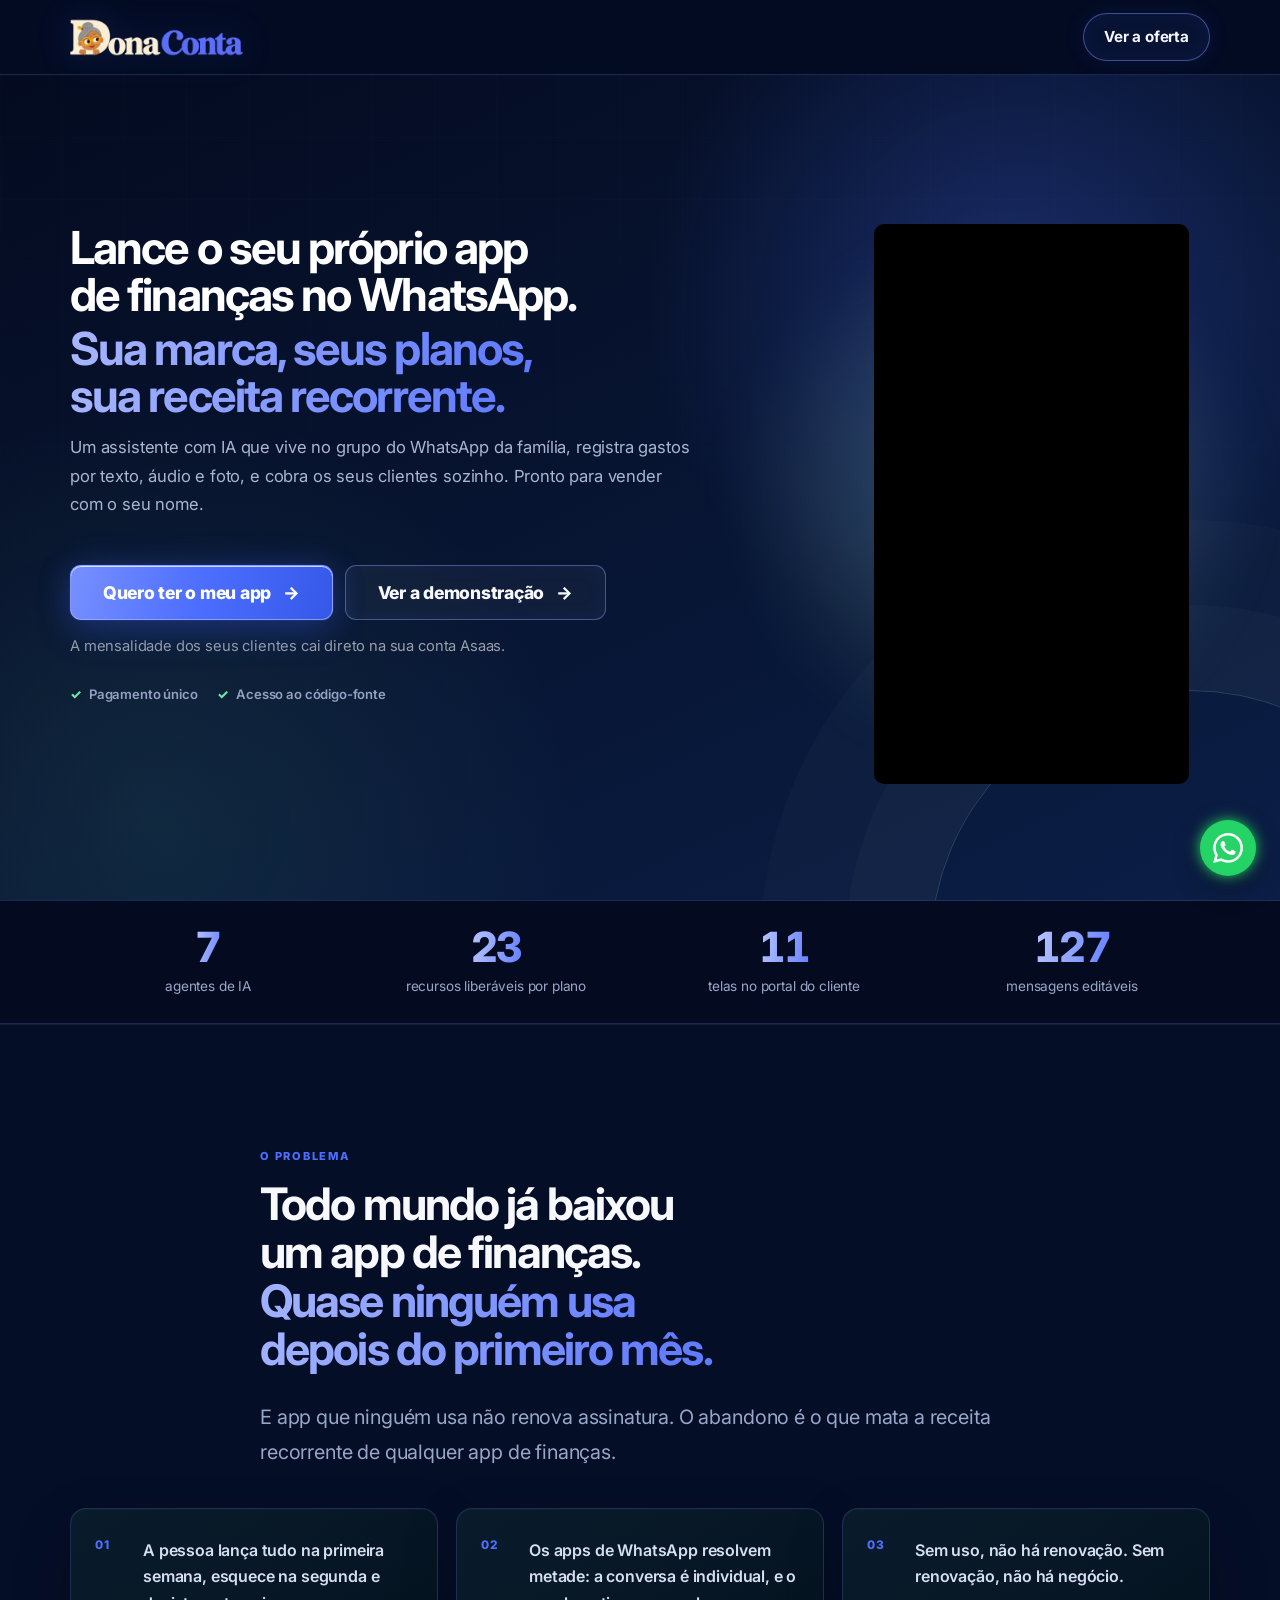
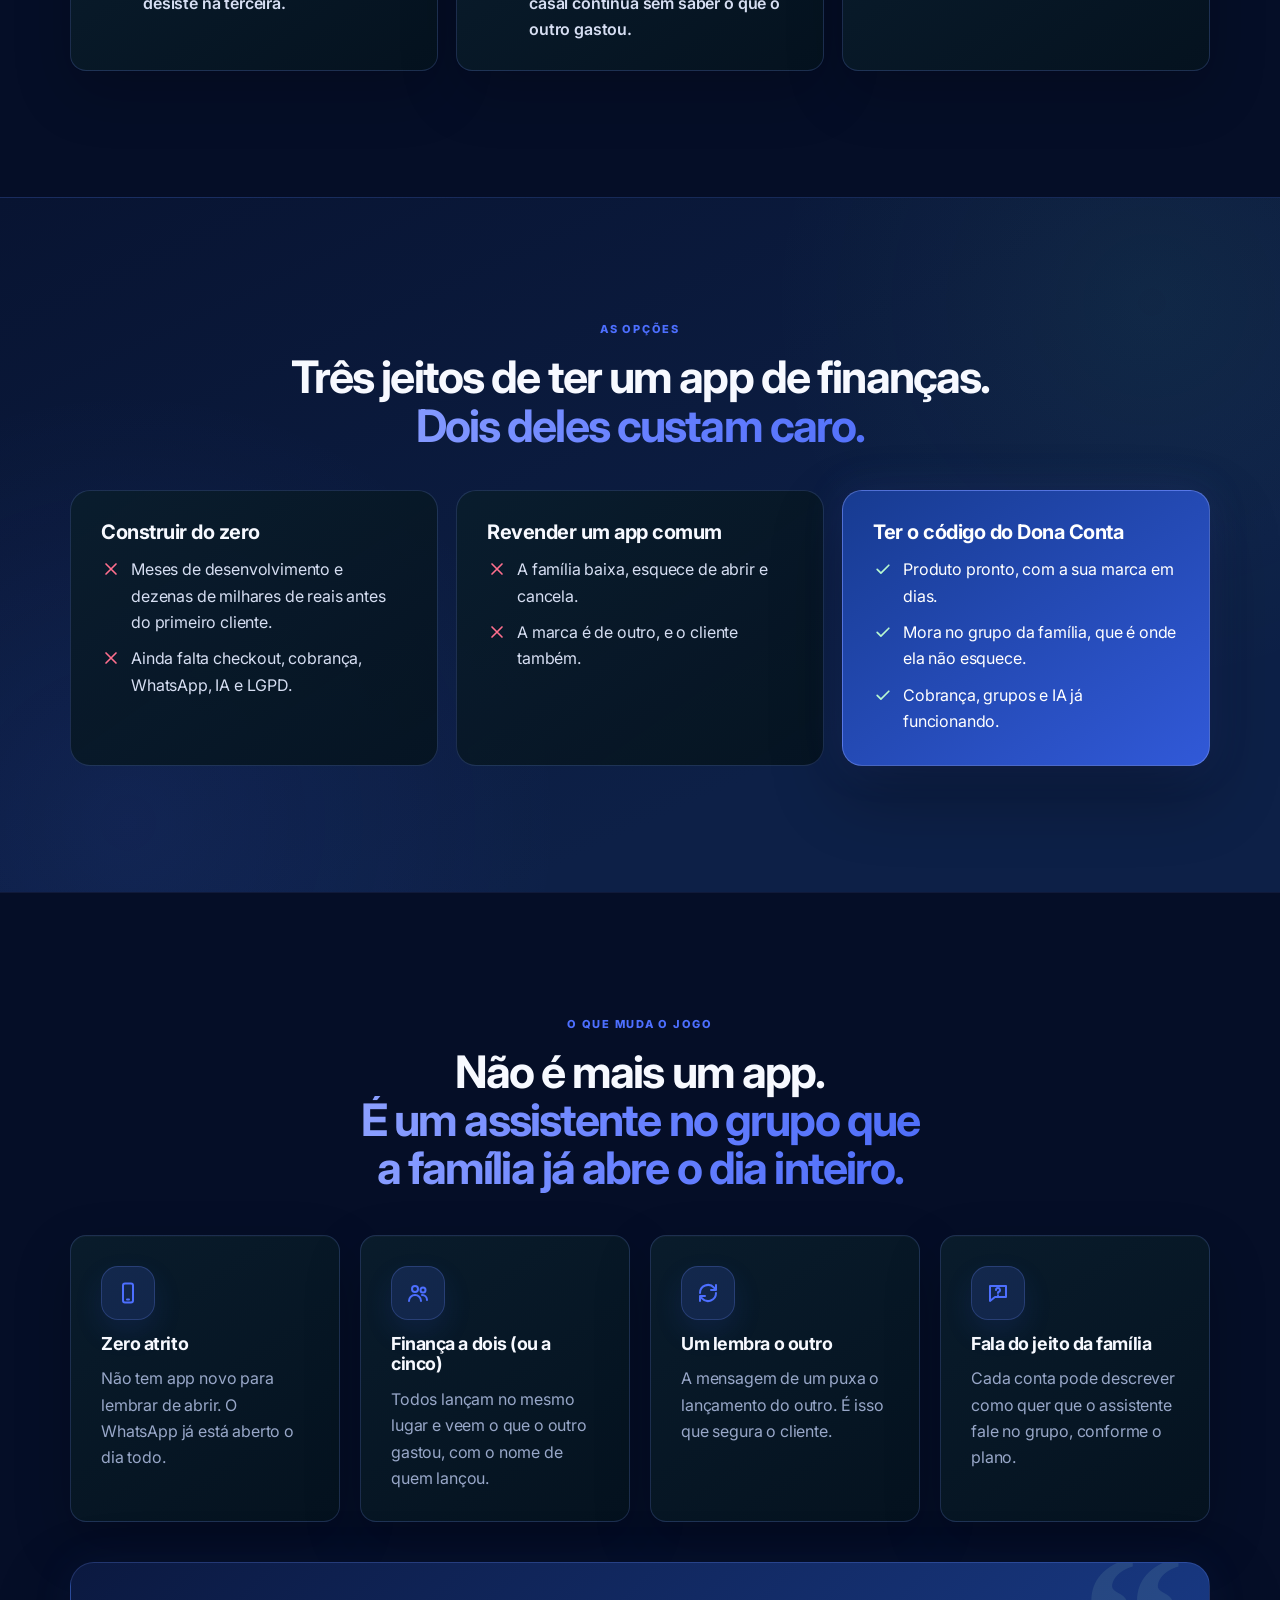
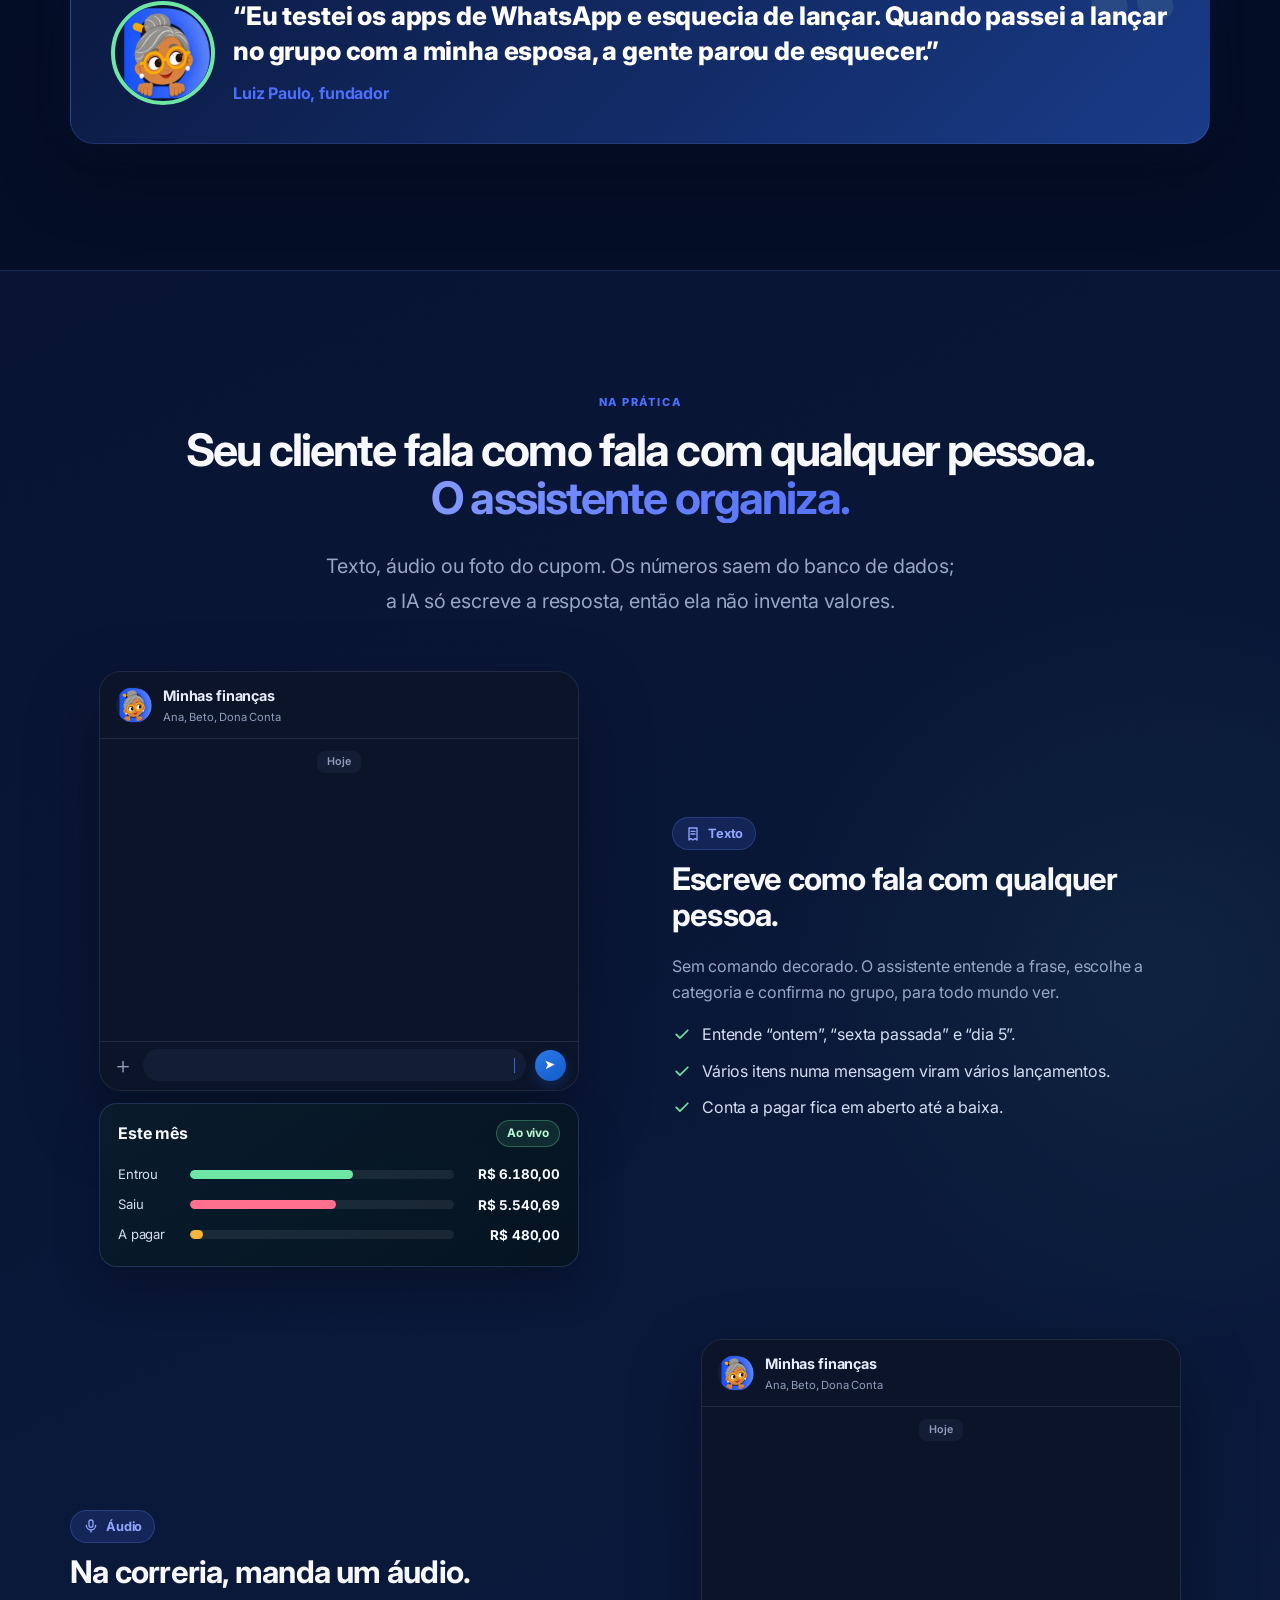
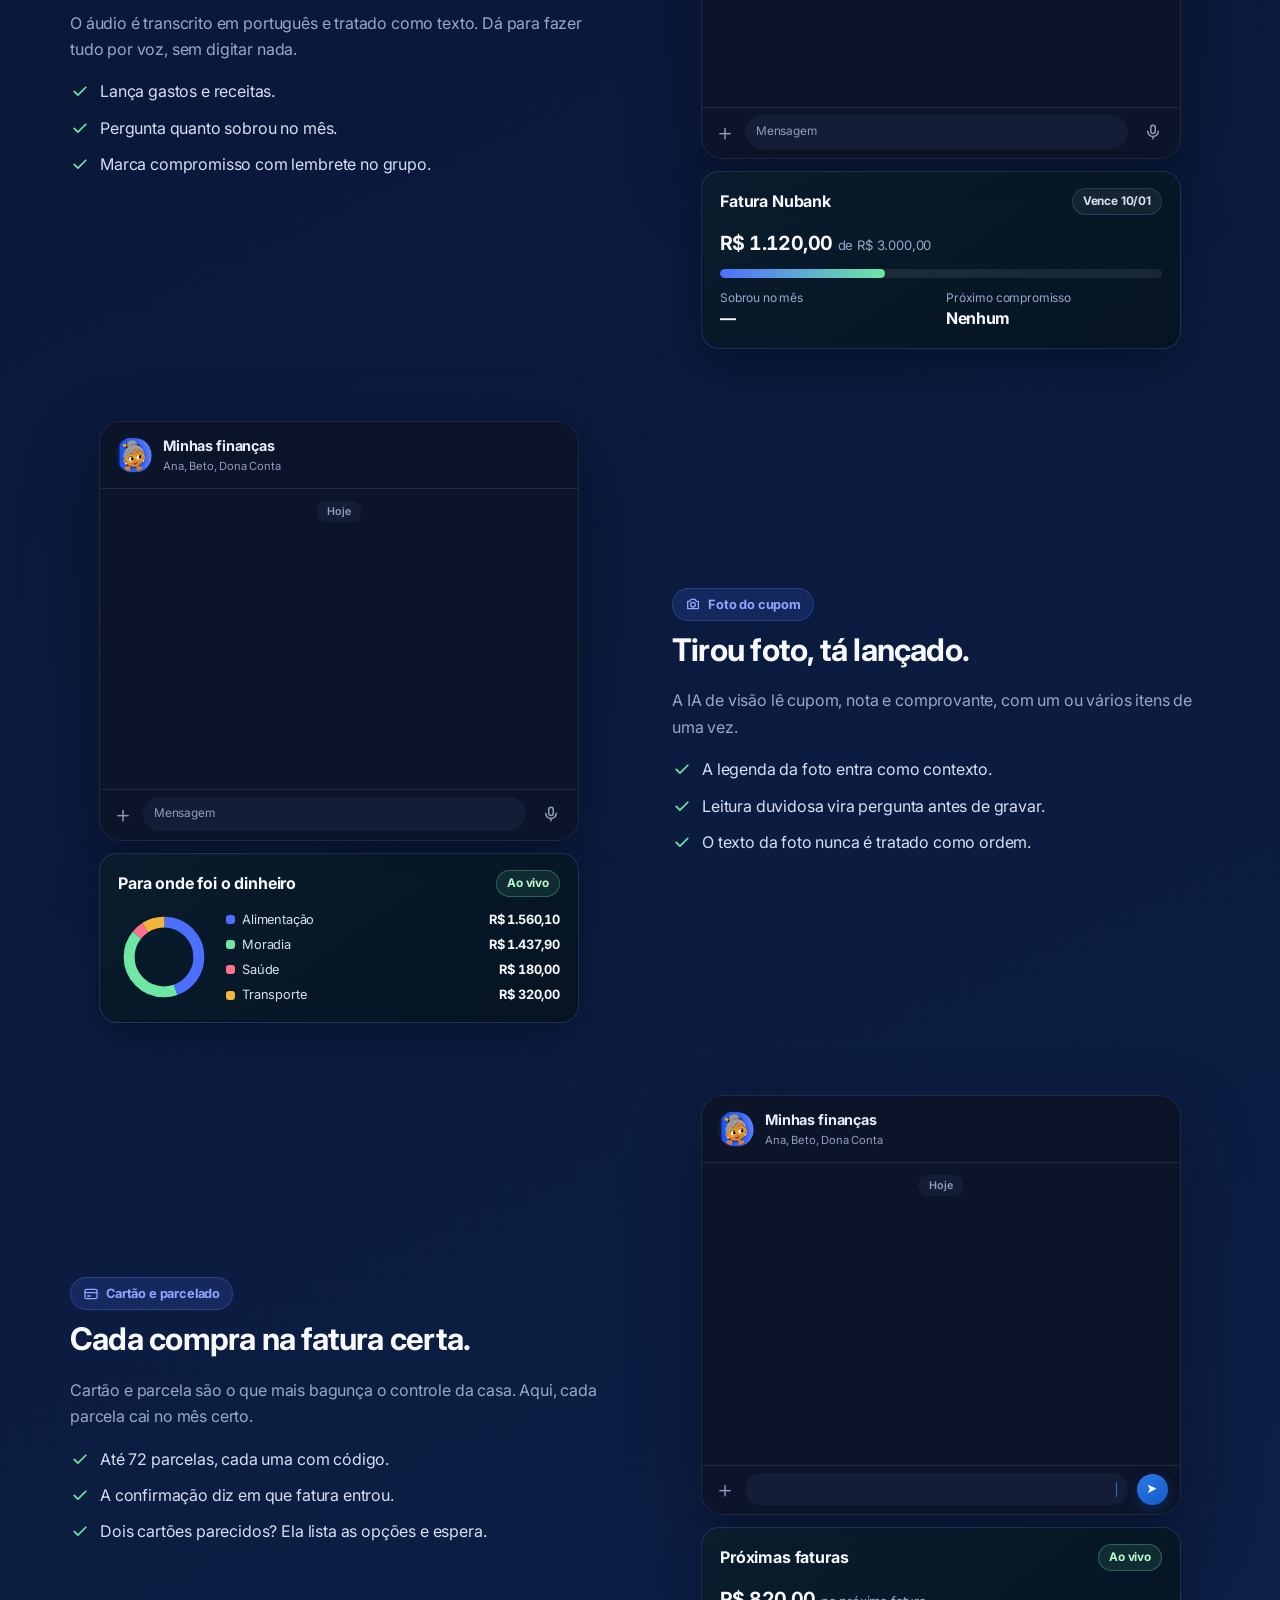
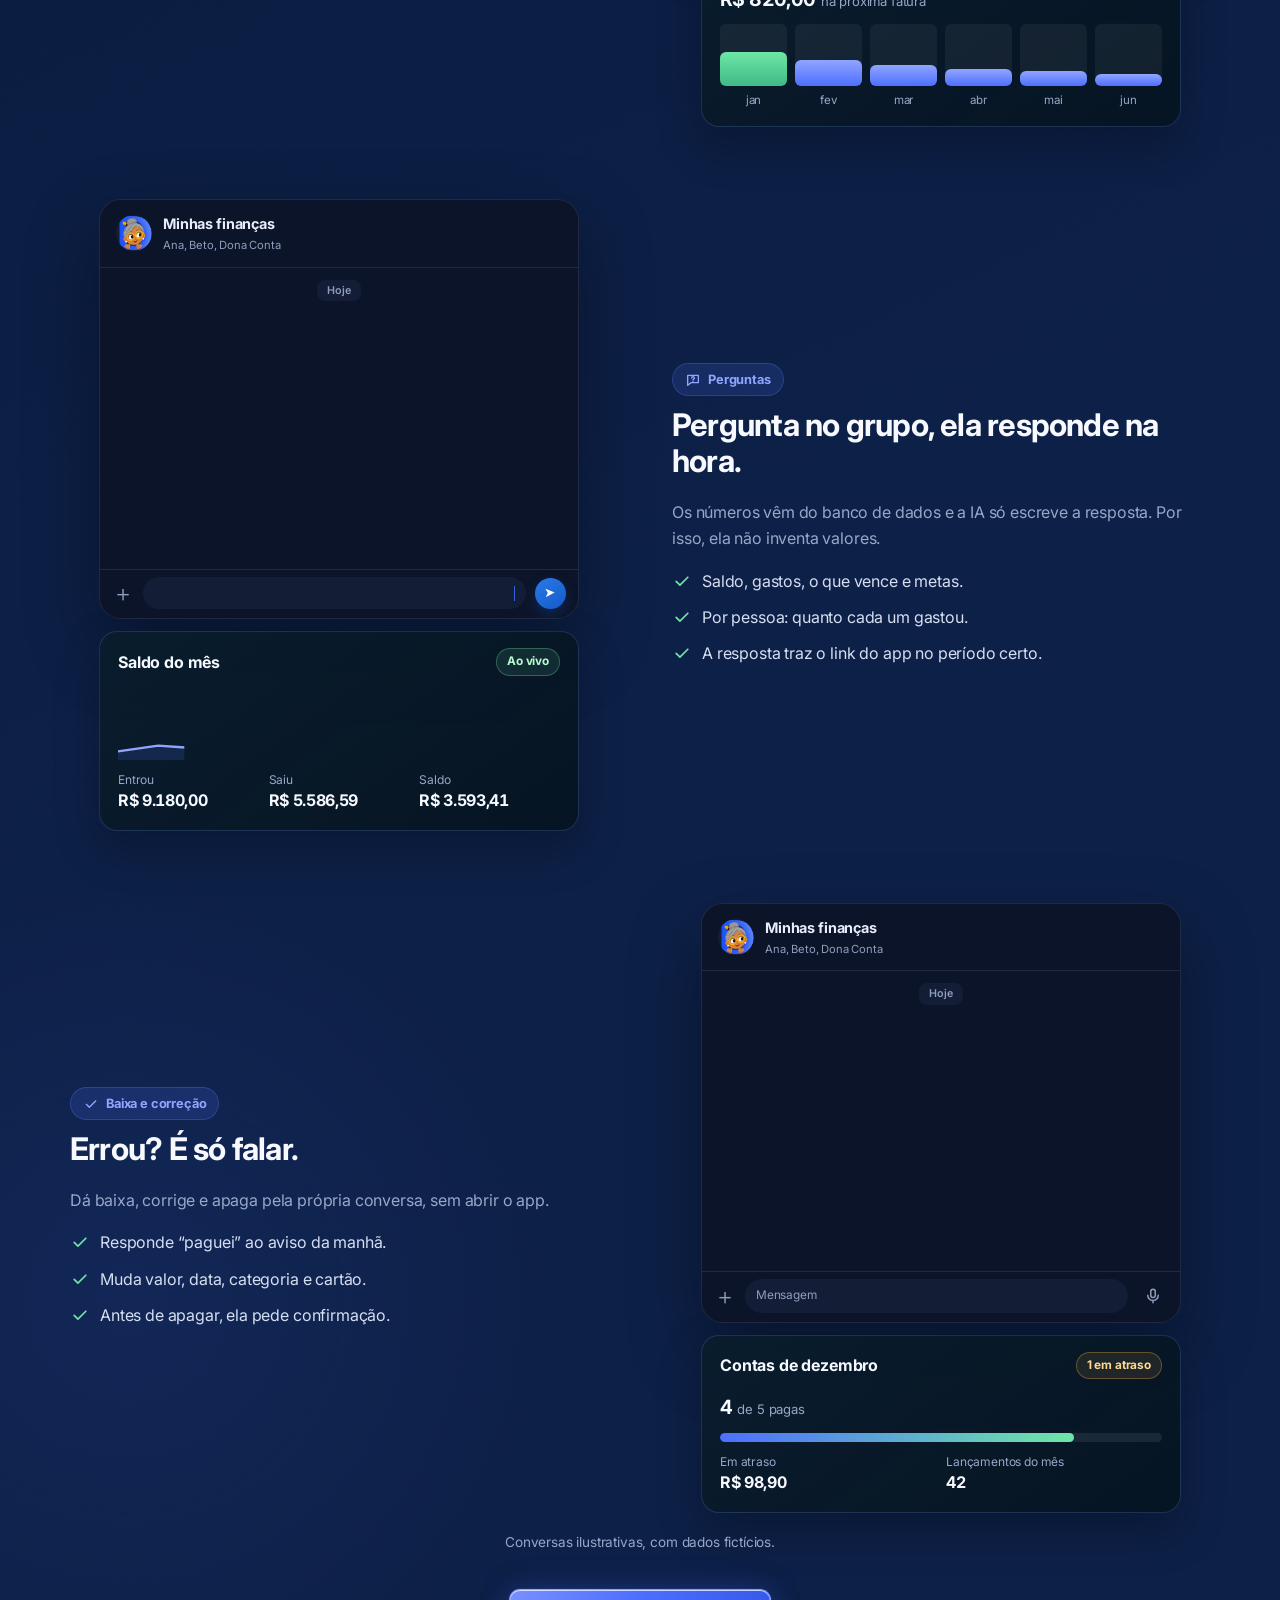
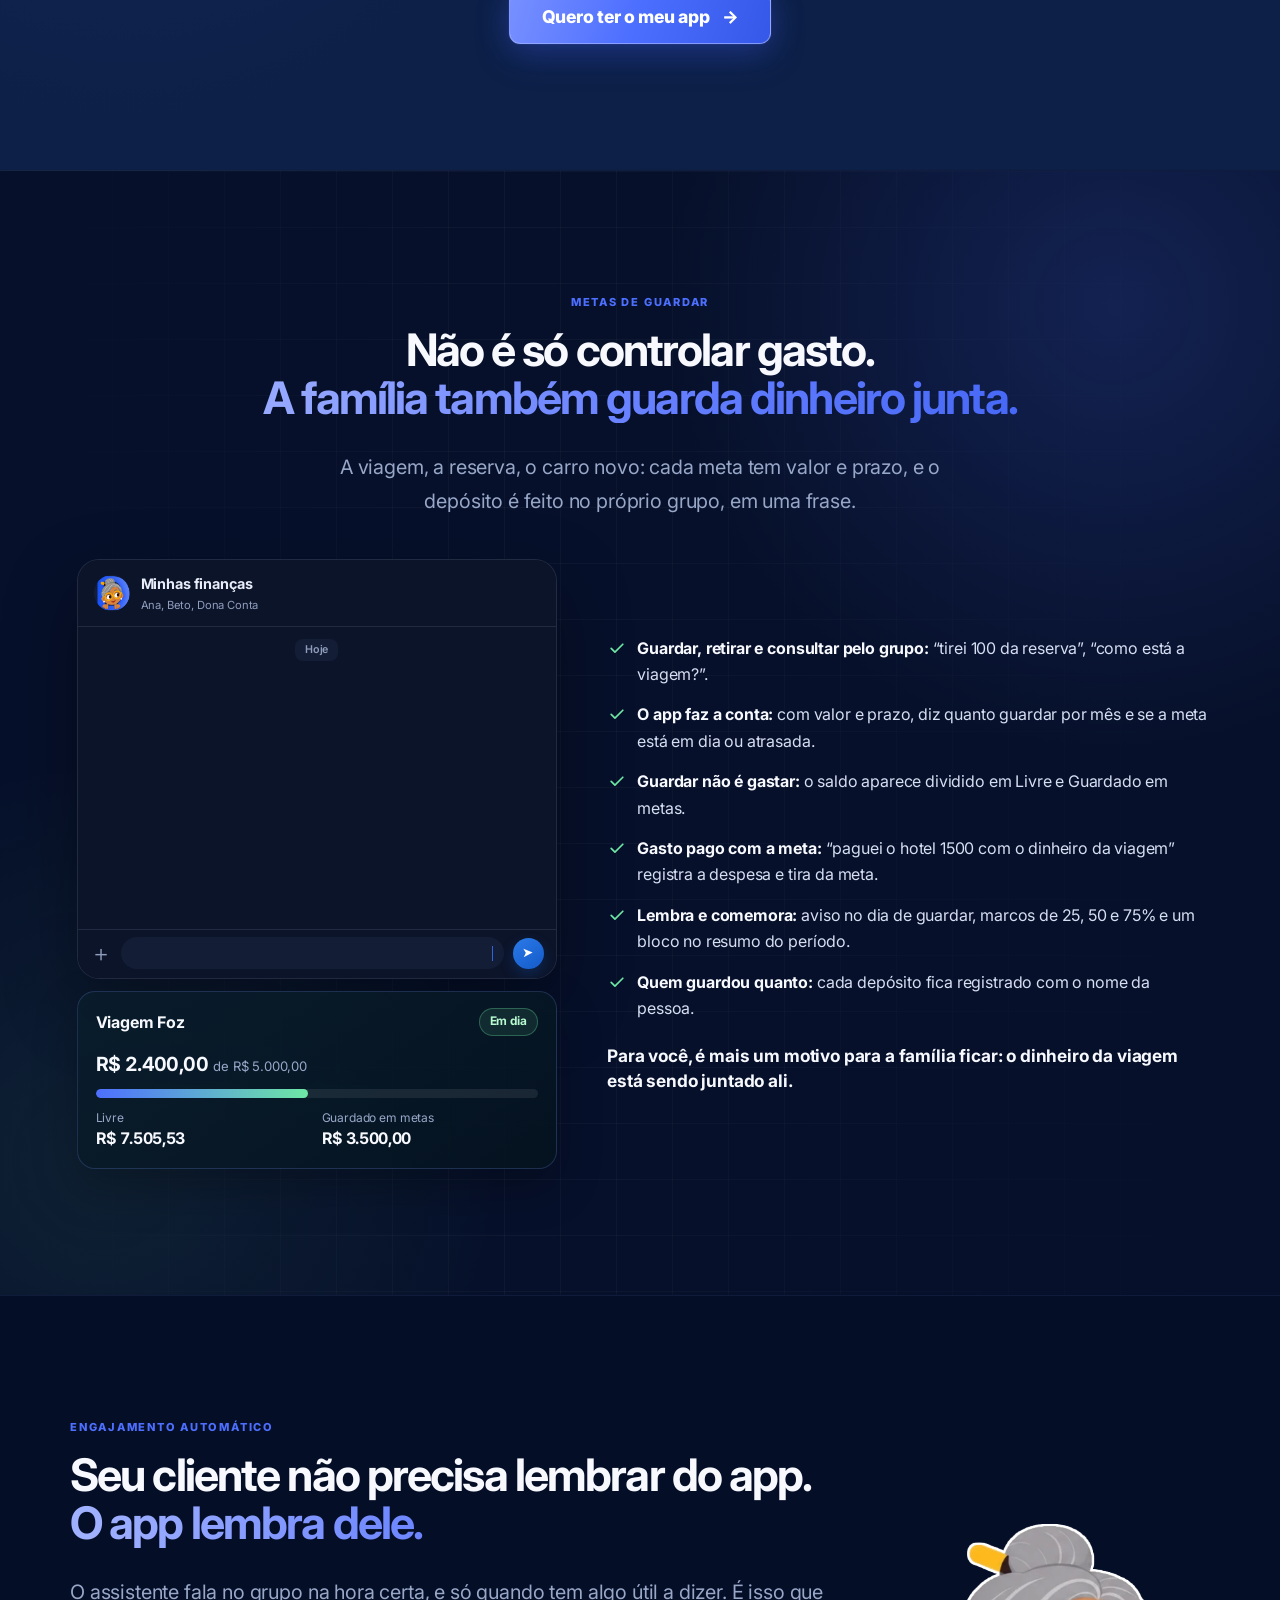
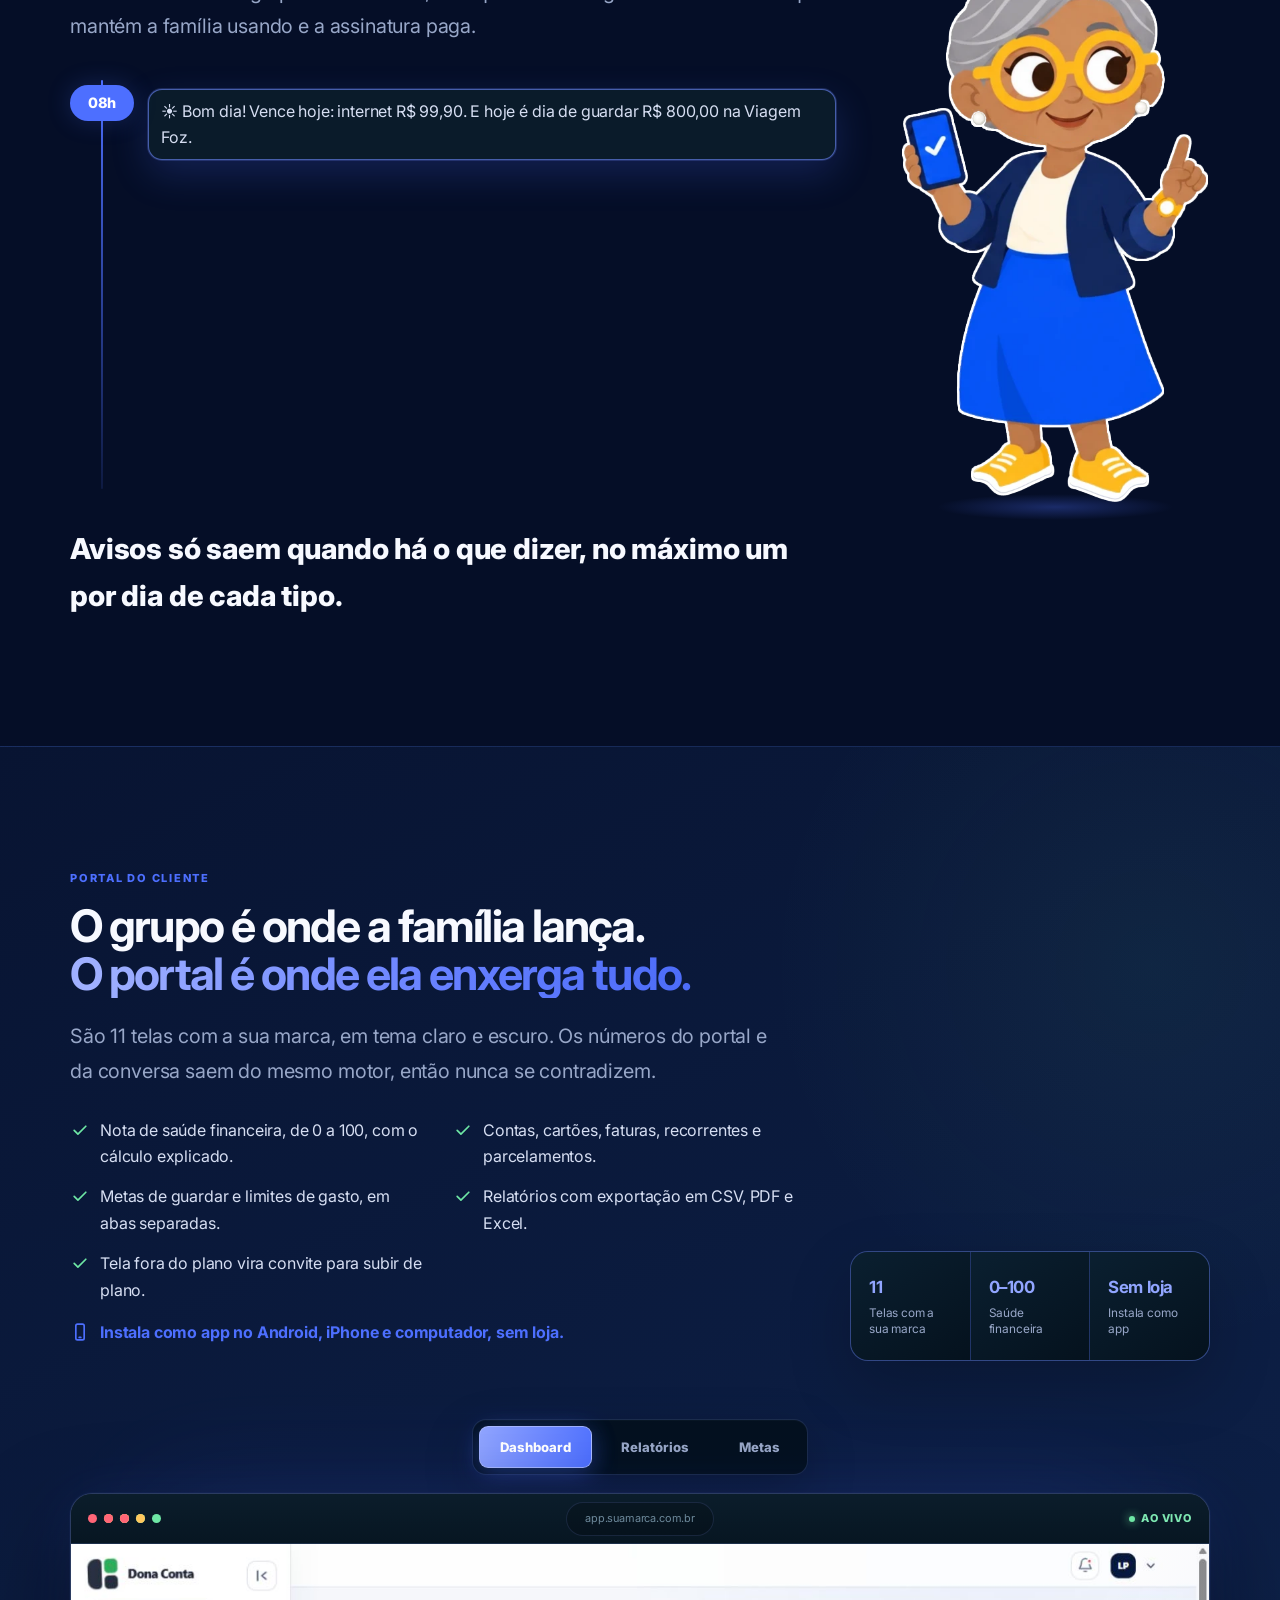
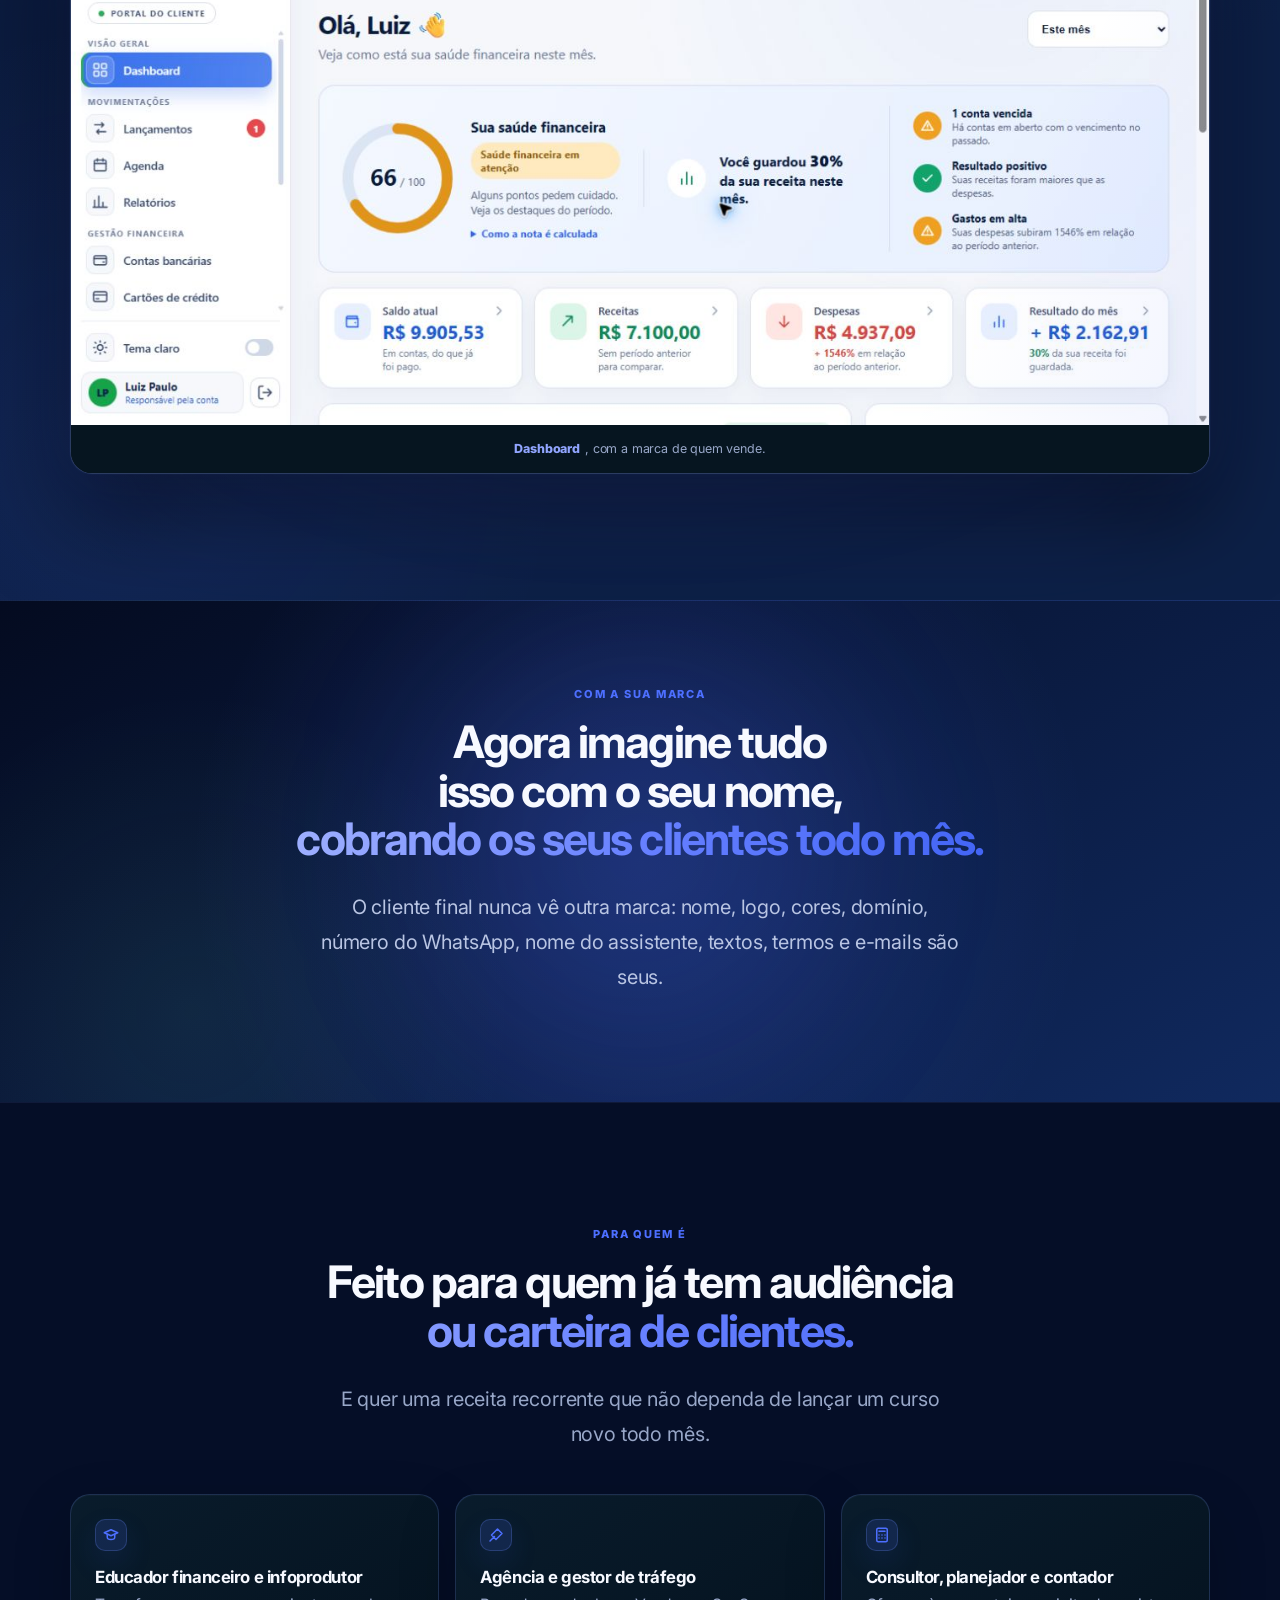
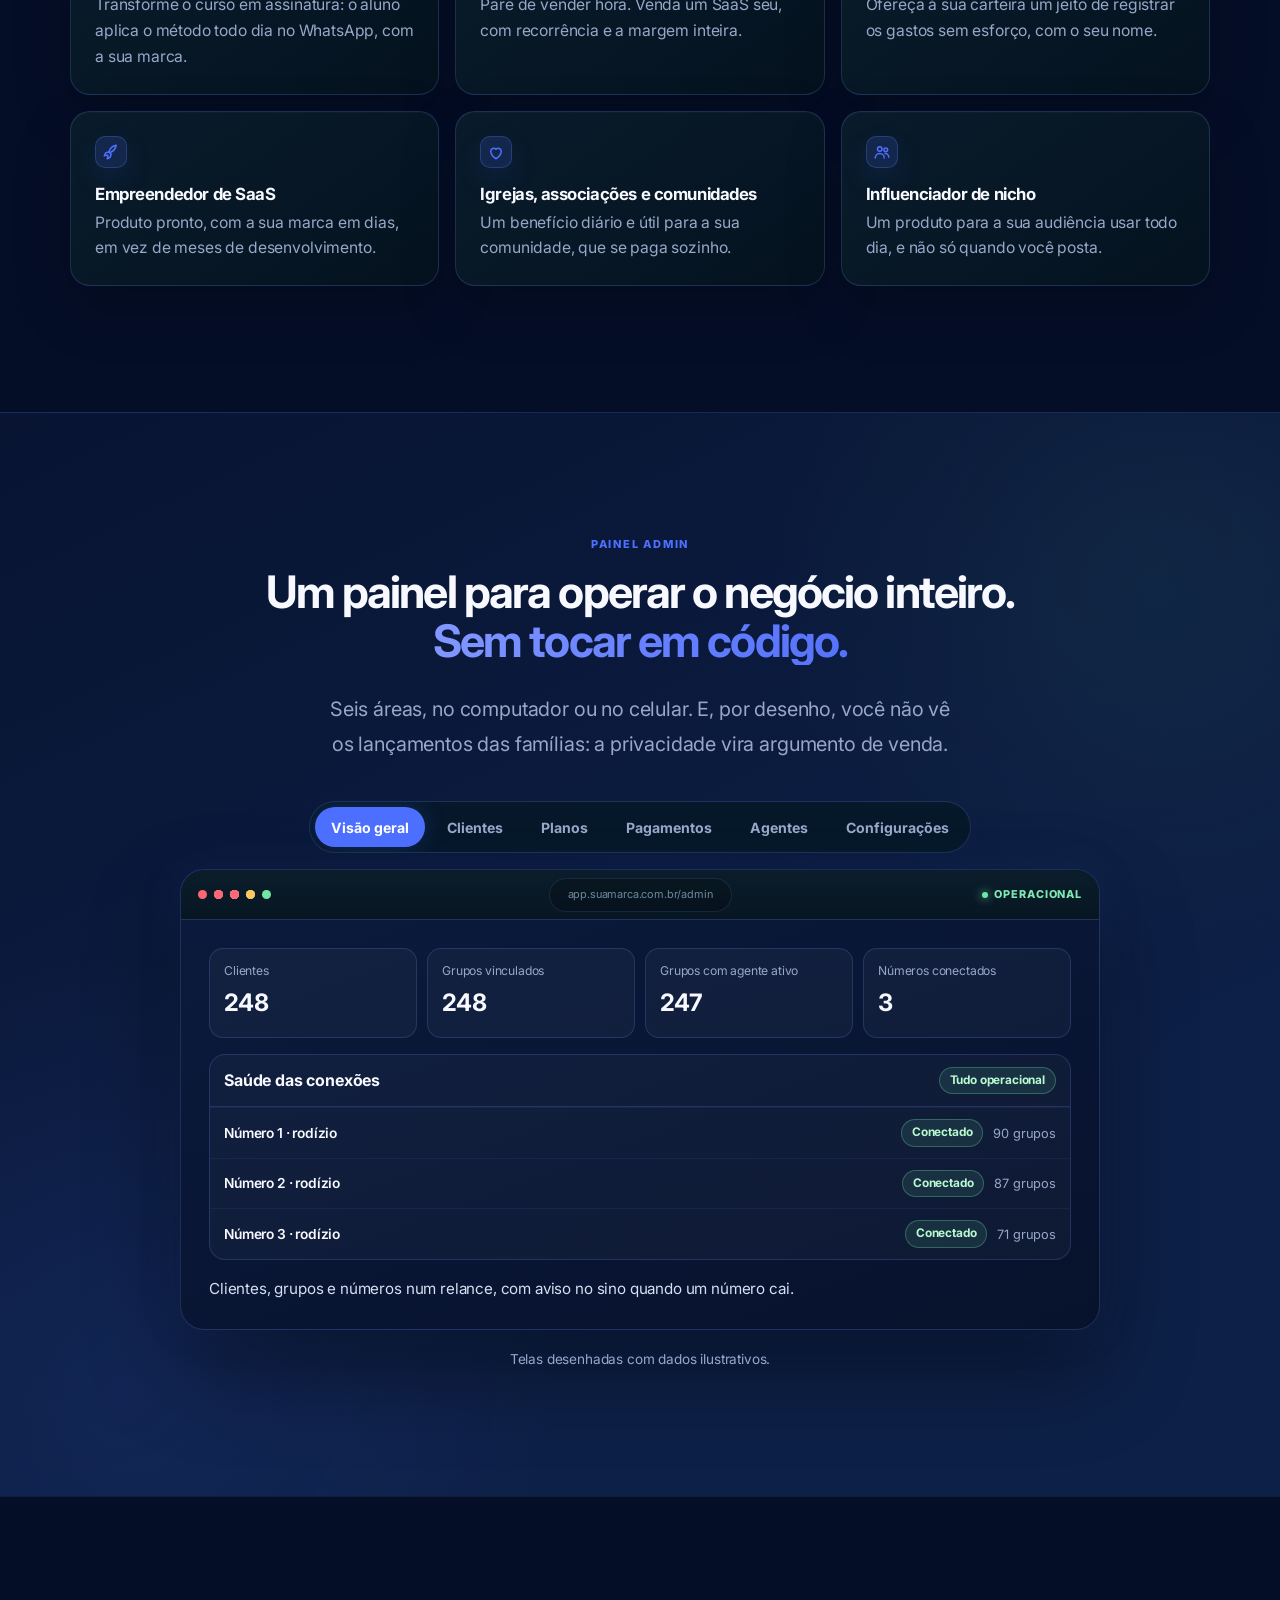
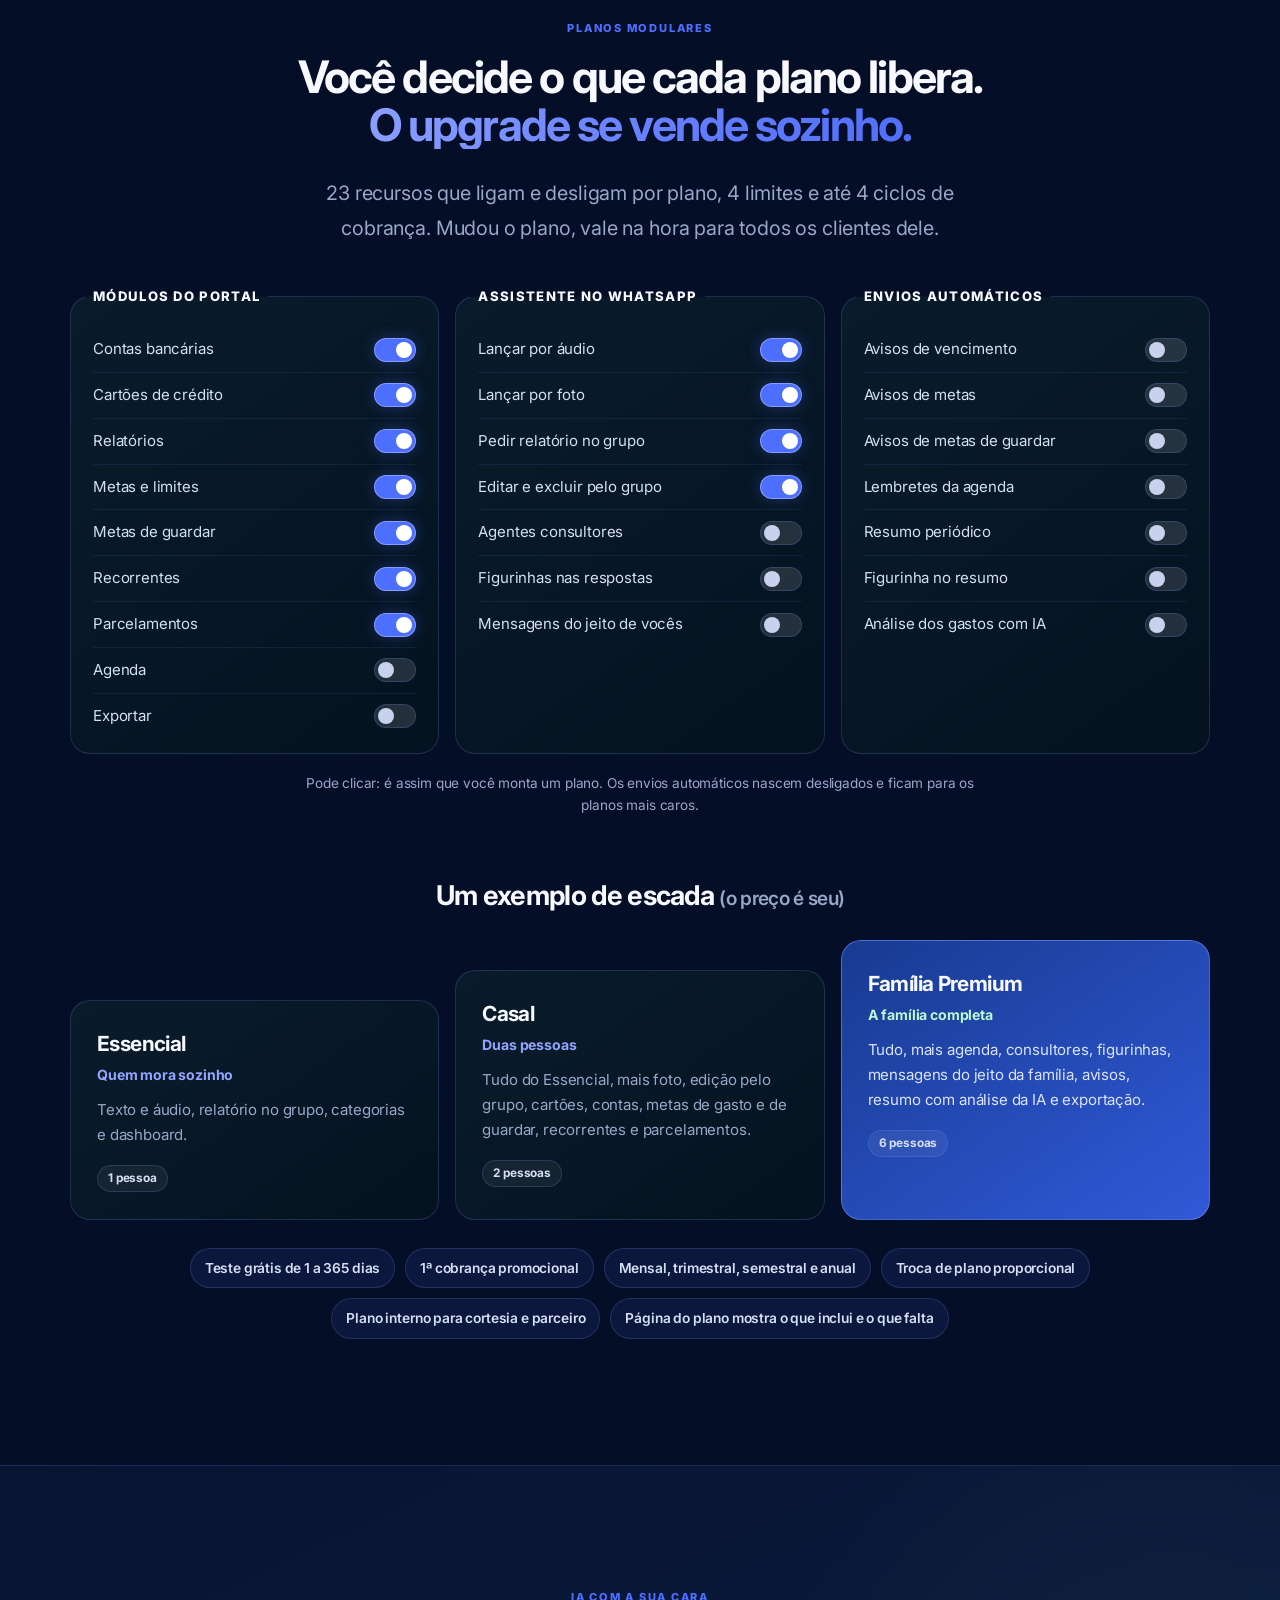
<file: whitelabel-v2/index.html>
<!doctype html>
<html lang="pt-BR">
<head>
  <meta charset="utf-8">
  <meta name="viewport" content="width=device-width, initial-scale=1">

  <!-- EDITÁVEL: título e descrição que aparecem no Google e no WhatsApp -->
  <title>White Label Dona Conta: o seu app de finanças no WhatsApp</title>
  <meta name="description" content="Tenha o seu próprio app de finanças no WhatsApp, com a sua marca e os seus planos. Um assistente com IA que vive no grupo da família e cobra os seus clientes sozinho.">
  <meta name="theme-color" content="#061440">

  <meta property="og:type" content="website">
  <meta property="og:locale" content="pt_BR">
  <meta property="og:site_name" content="Dona Conta">
  <meta property="og:title" content="Lance o seu próprio app de finanças no WhatsApp">
  <meta property="og:description" content="Sua marca, seus planos, sua receita recorrente. Assistente com IA no grupo da família, checkout e grupos automáticos.">
  <meta property="og:url" content="https://donaconta.com.br/whitelabel-v2/">
  <meta property="og:image" content="https://donaconta.com.br/assets/og-image.jpg">
  <meta property="og:image:width" content="1200">
  <meta property="og:image:height" content="630">
  <meta name="twitter:card" content="summary_large_image">
  <link rel="canonical" href="https://donaconta.com.br/">
  <!-- FIM EDITÁVEL -->

  <link rel="icon" href="/assets/favicon.png" type="image/png">
  <link rel="apple-touch-icon" href="/assets/apple-touch-icon.png">

  <link rel="preconnect" href="https://player.vimeo.com">
  <link rel="preconnect" href="https://fonts.googleapis.com">
  <link rel="preconnect" href="https://fonts.gstatic.com" crossorigin>
  <!-- Fontes sem segurar a abertura: o texto aparece na hora e a fonte entra quando chegar. -->
  <link rel="stylesheet" href="https://fonts.googleapis.com/css2?family=Fraunces:opsz,wght@72,800&family=Inter:wght@400;500;600;700;800&display=swap" media="print" onload="this.media='all'">
  <noscript><link rel="stylesheet" href="https://fonts.googleapis.com/css2?family=Fraunces:opsz,wght@72,800&family=Inter:wght@400;500;600;700;800&display=swap"></noscript>
  <link rel="stylesheet" href="/css/estilo.css?v=20261102-1">
  <link rel="stylesheet" href="/css/whitelabel.css?v=20261102-9">

  <script src="/config.js" defer></script>
  <script src="/whitelabel/config.js" defer></script>
  <script src="/whitelabel/conversas.js?v=20261030-2" defer></script>
  <script src="/js/pagina.js?v=20261102-1" defer></script>
  <script src="/js/whitelabel.js?v=20261102-4" defer></script>
</head>
<body class="wl wl-v2">
  <!-- Ícones usados na página (desenho de linha, herdam a cor do texto) -->
  <svg width="0" height="0" style="position:absolute" aria-hidden="true">
    <defs>
      <symbol id="i-mic" viewBox="0 0 24 24"><rect x="9" y="3" width="6" height="11" rx="3"/><path d="M5 11a7 7 0 0 0 14 0M12 18v3"/></symbol>
      <symbol id="i-foto" viewBox="0 0 24 24"><path d="M4 8h3l2-3h6l2 3h3v11H4z"/><circle cx="12" cy="13" r="3.5"/></symbol>
      <symbol id="i-cartao" viewBox="0 0 24 24"><rect x="3" y="5" width="18" height="14" rx="2"/><path d="M3 10h18M7 15h4"/></symbol>
      <symbol id="i-conta" viewBox="0 0 24 24"><path d="M6 3h12v18l-3-2-3 2-3-2-3 2z"/><path d="M9 8h6M9 12h6"/></symbol>
      <symbol id="i-pergunta" viewBox="0 0 24 24"><path d="M4 5h16v11H9l-5 4z"/><path d="M10 9a2 2 0 1 1 2.5 1.9c-.3.1-.5.4-.5.7V12M12 14.2v.1"/></symbol>
      <symbol id="i-pessoas" viewBox="0 0 24 24"><circle cx="9" cy="8" r="3"/><path d="M3 20a6 6 0 0 1 12 0"/><circle cx="17" cy="9" r="2.5"/><path d="M16 14a5 5 0 0 1 5 5"/></symbol>
      <symbol id="i-meta" viewBox="0 0 24 24"><circle cx="12" cy="12" r="8"/><circle cx="12" cy="12" r="4"/><circle cx="12" cy="12" r=".8"/></symbol>
      <symbol id="i-agenda" viewBox="0 0 24 24"><rect x="4" y="5" width="16" height="15" rx="2"/><path d="M4 10h16M9 3v4M15 3v4"/></symbol>
      <symbol id="i-sino" viewBox="0 0 24 24"><path d="M6 16V11a6 6 0 0 1 12 0v5l2 2H4z"/><path d="M10 20a2 2 0 0 0 4 0"/></symbol>
      <symbol id="i-sincronia" viewBox="0 0 24 24"><path d="M4 12a8 8 0 0 1 14-5.3L20 9M20 4v5h-5"/><path d="M20 12a8 8 0 0 1-14 5.3L4 15M4 20v-5h5"/></symbol>
      <symbol id="i-check" viewBox="0 0 24 24"><path d="M5 12.5l4.5 4.5L19 7.5"/></symbol>
      <symbol id="i-x" viewBox="0 0 24 24"><path d="M6 6l12 12M18 6L6 18"/></symbol>
      <symbol id="i-cadeado" viewBox="0 0 24 24"><rect x="5" y="11" width="14" height="10" rx="2"/><path d="M8 11V8a4 4 0 0 1 8 0v3"/></symbol>
      <symbol id="i-celular" viewBox="0 0 24 24"><rect x="7" y="2.5" width="10" height="19" rx="2"/><path d="M11 18.5h2"/></symbol>
      <symbol id="i-grupos" viewBox="0 0 24 24"><rect x="3" y="4" width="8" height="7" rx="2"/><rect x="13" y="4" width="8" height="7" rx="2"/><rect x="8" y="13" width="8" height="7" rx="2"/></symbol>
      <symbol id="i-servidor" viewBox="0 0 24 24"><rect x="4" y="4" width="16" height="7" rx="2"/><rect x="4" y="13" width="16" height="7" rx="2"/><path d="M8 7.5h.01M8 16.5h.01"/></symbol>
      <symbol id="i-escudo" viewBox="0 0 24 24"><path d="M12 3l7 3v6c0 4.5-3 7.5-7 9-4-1.5-7-4.5-7-9V6z"/><path d="M9 12l2 2 4-4"/></symbol>
      <symbol id="i-rodizio" viewBox="0 0 24 24"><circle cx="12" cy="12" r="3"/><path d="M12 3v3M12 18v3M3 12h3M18 12h3M5.6 5.6l2.1 2.1M16.3 16.3l2.1 2.1M5.6 18.4l2.1-2.1M16.3 7.7l2.1-2.1"/></symbol>
      <symbol id="i-globo" viewBox="0 0 24 24"><circle cx="12" cy="12" r="9"/><path d="M3 12h18M12 3c2.5 2.6 3.8 5.6 3.8 9s-1.3 6.4-3.8 9c-2.5-2.6-3.8-5.6-3.8-9S9.5 5.6 12 3z"/></symbol>
      <symbol id="i-pulso" viewBox="0 0 24 24"><path d="M3 12h4l3-7 4 14 3-7h4"/></symbol>
      <symbol id="i-documento" viewBox="0 0 24 24"><path d="M6 3h8l4 4v14H6z"/><path d="M14 3v4h4M9 12h6M9 16h6"/></symbol>
      <symbol id="i-chave" viewBox="0 0 24 24"><circle cx="8" cy="15" r="4"/><path d="M11 12l9-9M16 7l3 3"/></symbol>
      <symbol id="i-atualizar" viewBox="0 0 24 24"><path d="M20 12a8 8 0 1 1-2.3-5.7L20 8.6M20 3v5.6h-5.6"/></symbol>
      <symbol id="i-dinheiro" viewBox="0 0 24 24"><rect x="3" y="6" width="18" height="12" rx="2"/><circle cx="12" cy="12" r="2.5"/><path d="M6 9v.01M18 15v.01"/></symbol>
      <symbol id="i-curso" viewBox="0 0 24 24"><path d="M3 9l9-4 9 4-9 4z"/><path d="M7 11v4c0 1.5 2.2 3 5 3s5-1.5 5-3v-4"/></symbol>
      <symbol id="i-alvo" viewBox="0 0 24 24"><path d="M4 20l6-6M14 4l6 6-8 8-6-6z"/></symbol>
      <symbol id="i-calculadora" viewBox="0 0 24 24"><rect x="5" y="3" width="14" height="18" rx="2"/><path d="M8 7h8M8 12h.01M12 12h.01M16 12h.01M8 16h.01M12 16h.01M16 16h.01"/></symbol>
      <symbol id="i-foguete" viewBox="0 0 24 24"><path d="M12 15l-3-3c1.5-4.5 4.5-8 10-9-1 5.5-4.5 8.5-9 10z"/><path d="M9 12l-4 1-2 4 4-1M12 15l-1 4-4 2 1-4"/></symbol>
      <symbol id="i-comunidade" viewBox="0 0 24 24"><path d="M12 21s-7-4.4-7-10a4 4 0 0 1 7-2.6A4 4 0 0 1 19 11c0 5.6-7 10-7 10z"/></symbol>
    </defs>
  </svg>

  <a class="pular" href="#conteudo">Pular para o conteúdo</a>

  <header class="topo">
    <div class="caixa topo__linha">
      <a class="topo__marca" href="/" aria-label="Dona Conta, página inicial">
        <img class="logo" src="/assets/logo-escuro.webp" width="418" height="96" alt="Dona Conta" data-logo="escuro">
      </a>
      <a class="topo__entrar" href="#oferta">Ver a oferta</a>
    </div>
  </header>

  <main id="conteudo">

    <!-- ================================================================
         ATO 1: O PRODUTO QUE A FAMÍLIA USA
         ================================================================ -->

    <!-- ============ 1. HERO ============ -->
    <section class="hero" id="topo">
      <div class="caixa hero__grade">
        <div class="hero__texto">
          <!-- EDITÁVEL: headline e subtítulo (variações para teste A/B no PRD) -->
          <h1>Lance o seu próprio app de finanças no WhatsApp. <span>Sua marca, seus planos, sua receita recorrente.</span></h1>
          <!-- Vídeo da oferta. Fica depois do título no celular e na coluna direita no computador. -->
          <div class="wl-video">
            <iframe src="https://player.vimeo.com/video/1242555424?badge=0&amp;autopause=0&amp;title=0&amp;byline=0&amp;portrait=0&amp;dnt=1" title="Apresentação do White Label Dona Conta" allow="autoplay; fullscreen; picture-in-picture; encrypted-media" referrerpolicy="strict-origin-when-cross-origin" allowfullscreen></iframe>
          </div>
          <p class="hero__sub">Um assistente com IA que vive no grupo do WhatsApp da família, registra gastos por texto, áudio e foto, e cobra os seus clientes sozinho. Pronto para vender com o seu nome.</p>
          <!-- FIM EDITÁVEL -->
          <div class="cta wl-cta-dupla">
            <a class="btn btn--primario btn--grande" href="#oferta" data-comprar>Quero ter o meu app</a>
            <a class="btn btn--fantasma btn--grande" href="#demonstracao" data-demo>Ver a demonstração</a>
          </div>
          <p class="cta__nota">A mensalidade dos seus clientes cai direto na sua conta Asaas.</p>
          <ul class="hero__provas" aria-label="Vantagens">
            <li>Pagamento único</li>
            <li>Acesso ao código-fonte</li>
          </ul>
        </div>
      </div>
    </section>

    <!-- ============ 2. FAIXA DE NÚMEROS ============ -->
    <section class="wl-numeros" aria-label="O produto em números">
      <div class="caixa">
        <ul>
          <li><strong data-contar="7">7</strong><span>agentes de IA</span></li>
          <li><strong data-contar="23">23</strong><span>recursos liberáveis por plano</span></li>
          <li><strong data-contar="11">11</strong><span>telas no portal do cliente</span></li>
          <li><strong data-contar="127">127</strong><span>mensagens editáveis</span></li>
        </ul>
      </div>
    </section>

    <!-- ============ 3. O PROBLEMA ============ -->
    <section class="secao" id="problema">
      <div class="caixa caixa--estreita">
        <h2>Todo mundo já baixou um app de finanças. <span class="titulo-destaque">Quase ninguém usa depois do primeiro mês.</span></h2>
        <p class="lead">E app que ninguém usa não renova assinatura. O abandono é o que mata a receita recorrente de qualquer app de finanças.</p>
      </div>
      <div class="caixa">
        <ul class="sintomas">
          <li>A pessoa lança tudo na primeira semana, esquece na segunda e desiste na terceira.</li>
          <li>Os apps de WhatsApp resolvem metade: a conversa é individual, e o casal continua sem saber o que o outro gastou.</li>
          <li>Sem uso, não há renovação. Sem renovação, não há negócio.</li>
        </ul>
      </div>
    </section>

    <!-- ============ 4. OS CAMINHOS ============ -->
    <section class="secao secao--creme" id="caminhos">
      <div class="caixa">
        <h2 class="centro">Três jeitos de ter um app de finanças. <span class="titulo-destaque">Dois deles custam caro.</span></h2>
        <div class="wl-caminhos">
          <article class="wl-caminho">
            <h3>Construir do zero</h3>
            <ul class="lista-x">
              <li><svg class="i" aria-hidden="true"><use href="#i-x"/></svg>Meses de desenvolvimento e dezenas de milhares de reais antes do primeiro cliente.</li>
              <li><svg class="i" aria-hidden="true"><use href="#i-x"/></svg>Ainda falta checkout, cobrança, WhatsApp, IA e LGPD.</li>
            </ul>
          </article>
          <article class="wl-caminho">
            <h3>Revender um app comum</h3>
            <ul class="lista-x">
              <li><svg class="i" aria-hidden="true"><use href="#i-x"/></svg>A família baixa, esquece de abrir e cancela.</li>
              <li><svg class="i" aria-hidden="true"><use href="#i-x"/></svg>A marca é de outro, e o cliente também.</li>
            </ul>
          </article>
          <article class="wl-caminho wl-caminho--certo">
            <h3>Ter o código do <span data-marca>Dona Conta</span></h3>
            <ul class="lista-check">
              <li><svg class="i" aria-hidden="true"><use href="#i-check"/></svg>Produto pronto, com a sua marca em dias.</li>
              <li><svg class="i" aria-hidden="true"><use href="#i-check"/></svg>Mora no grupo da família, que é onde ela não esquece.</li>
              <li><svg class="i" aria-hidden="true"><use href="#i-check"/></svg>Cobrança, grupos e IA já funcionando.</li>
            </ul>
          </article>
        </div>
      </div>
    </section>

    <!-- ============ 5. O MECANISMO ============ -->
    <section class="secao" id="mecanismo">
      <div class="caixa">
        <h2 class="centro">Não é mais um app. <span class="titulo-destaque">É um assistente no grupo que a família já abre o dia inteiro.</span></h2>
        <div class="pilares wl-pilares--4">
          <div class="pilar">
            <span class="pilar__icone"><svg class="i" aria-hidden="true"><use href="#i-celular"/></svg></span>
            <h3>Zero atrito</h3>
            <p>Não tem app novo para lembrar de abrir. O WhatsApp já está aberto o dia todo.</p>
          </div>
          <div class="pilar">
            <span class="pilar__icone"><svg class="i" aria-hidden="true"><use href="#i-pessoas"/></svg></span>
            <h3>Finança a dois (ou a cinco)</h3>
            <p>Todos lançam no mesmo lugar e veem o que o outro gastou, com o nome de quem lançou.</p>
          </div>
          <div class="pilar">
            <span class="pilar__icone"><svg class="i" aria-hidden="true"><use href="#i-sincronia"/></svg></span>
            <h3>Um lembra o outro</h3>
            <p>A mensagem de um puxa o lançamento do outro. É isso que segura o cliente.</p>
          </div>
          <div class="pilar">
            <span class="pilar__icone"><svg class="i" aria-hidden="true"><use href="#i-pergunta"/></svg></span>
            <h3>Fala do jeito da família</h3>
            <p>Cada conta pode descrever como quer que o assistente fale no grupo, conforme o plano.</p>
          </div>
        </div>

        <!-- EDITÁVEL: história do fundador (fundador.mostrar: false no config.js da raiz tira) -->
        <figure class="fundador" data-fundador>
          <img class="fundador__foto" src="/assets/mascote.webp" width="120" height="120" alt="" data-fundador-foto>
          <blockquote>
            <p>“Eu testei os apps de WhatsApp e esquecia de lançar. Quando passei a lançar no grupo com a minha esposa, a gente parou de esquecer.”</p>
            <footer data-fundador-nome>Luiz Paulo, fundador</footer>
          </blockquote>
        </figure>
        <!-- FIM EDITÁVEL -->
      </div>
    </section>

    <!-- ============ 6. DEMONSTRAÇÃO EM CONVERSAS ============ -->
    <section class="secao secao--creme" id="demonstracao">
      <div class="caixa">
        <h2 class="centro">Seu cliente fala como fala com qualquer pessoa. <span class="titulo-destaque">O assistente organiza.</span></h2>
        <p class="lead centro">Texto, áudio ou foto do cupom. Os números saem do banco de dados; a IA só escreve a resposta, então ela não inventa valores.</p>
        <!-- Cada janela passa uma conversa em loop. Os textos ficam em whitelabel/conversas.js. -->
        <div class="wl-rcs">
          <article class="wl-rc">
            <div class="wl-rc__texto">
              <span class="wl-rc__rotulo"><svg class="i" aria-hidden="true"><use href="#i-conta"/></svg>Texto</span>
              <h3>Escreve como fala com qualquer pessoa.</h3>
              <p>Sem comando decorado. O assistente entende a frase, escolhe a categoria e confirma no grupo, para todo mundo ver.</p>
              <ul class="lista-check">
                <li><svg class="i" aria-hidden="true"><use href="#i-check"/></svg>Entende “ontem”, “sexta passada” e “dia 5”.</li>
                <li><svg class="i" aria-hidden="true"><use href="#i-check"/></svg>Vários itens numa mensagem viram vários lançamentos.</li>
                <li><svg class="i" aria-hidden="true"><use href="#i-check"/></svg>Conta a pagar fica em aberto até a baixa.</li>
              </ul>
            </div>
            <div data-roteiro="texto"><div data-fone-tela></div></div>
          </article>
          <article class="wl-rc">
            <div class="wl-rc__texto">
              <span class="wl-rc__rotulo"><svg class="i" aria-hidden="true"><use href="#i-mic"/></svg>Áudio</span>
              <h3>Na correria, manda um áudio.</h3>
              <p>O áudio é transcrito em português e tratado como texto. Dá para fazer tudo por voz, sem digitar nada.</p>
              <ul class="lista-check">
                <li><svg class="i" aria-hidden="true"><use href="#i-check"/></svg>Lança gastos e receitas.</li>
                <li><svg class="i" aria-hidden="true"><use href="#i-check"/></svg>Pergunta quanto sobrou no mês.</li>
                <li><svg class="i" aria-hidden="true"><use href="#i-check"/></svg>Marca compromisso com lembrete no grupo.</li>
              </ul>
            </div>
            <div data-roteiro="audio"><div data-fone-tela></div></div>
          </article>
          <article class="wl-rc">
            <div class="wl-rc__texto">
              <span class="wl-rc__rotulo"><svg class="i" aria-hidden="true"><use href="#i-foto"/></svg>Foto do cupom</span>
              <h3>Tirou foto, tá lançado.</h3>
              <p>A IA de visão lê cupom, nota e comprovante, com um ou vários itens de uma vez.</p>
              <ul class="lista-check">
                <li><svg class="i" aria-hidden="true"><use href="#i-check"/></svg>A legenda da foto entra como contexto.</li>
                <li><svg class="i" aria-hidden="true"><use href="#i-check"/></svg>Leitura duvidosa vira pergunta antes de gravar.</li>
                <li><svg class="i" aria-hidden="true"><use href="#i-check"/></svg>O texto da foto nunca é tratado como ordem.</li>
              </ul>
            </div>
            <div data-roteiro="foto"><div data-fone-tela></div></div>
          </article>
          <article class="wl-rc">
            <div class="wl-rc__texto">
              <span class="wl-rc__rotulo"><svg class="i" aria-hidden="true"><use href="#i-cartao"/></svg>Cartão e parcelado</span>
              <h3>Cada compra na fatura certa.</h3>
              <p>Cartão e parcela são o que mais bagunça o controle da casa. Aqui, cada parcela cai no mês certo.</p>
              <ul class="lista-check">
                <li><svg class="i" aria-hidden="true"><use href="#i-check"/></svg>Até 72 parcelas, cada uma com código.</li>
                <li><svg class="i" aria-hidden="true"><use href="#i-check"/></svg>A confirmação diz em que fatura entrou.</li>
                <li><svg class="i" aria-hidden="true"><use href="#i-check"/></svg>Dois cartões parecidos? Ela lista as opções e espera.</li>
              </ul>
            </div>
            <div data-roteiro="parcelado"><div data-fone-tela></div></div>
          </article>
          <article class="wl-rc">
            <div class="wl-rc__texto">
              <span class="wl-rc__rotulo"><svg class="i" aria-hidden="true"><use href="#i-pergunta"/></svg>Perguntas</span>
              <h3>Pergunta no grupo, ela responde na hora.</h3>
              <p>Os números vêm do banco de dados e a IA só escreve a resposta. Por isso, ela não inventa valores.</p>
              <ul class="lista-check">
                <li><svg class="i" aria-hidden="true"><use href="#i-check"/></svg>Saldo, gastos, o que vence e metas.</li>
                <li><svg class="i" aria-hidden="true"><use href="#i-check"/></svg>Por pessoa: quanto cada um gastou.</li>
                <li><svg class="i" aria-hidden="true"><use href="#i-check"/></svg>A resposta traz o link do app no período certo.</li>
              </ul>
            </div>
            <div data-roteiro="perguntas"><div data-fone-tela></div></div>
          </article>
          <article class="wl-rc">
            <div class="wl-rc__texto">
              <span class="wl-rc__rotulo"><svg class="i" aria-hidden="true"><use href="#i-check"/></svg>Baixa e correção</span>
              <h3>Errou? É só falar.</h3>
              <p>Dá baixa, corrige e apaga pela própria conversa, sem abrir o app.</p>
              <ul class="lista-check">
                <li><svg class="i" aria-hidden="true"><use href="#i-check"/></svg>Responde “paguei” ao aviso da manhã.</li>
                <li><svg class="i" aria-hidden="true"><use href="#i-check"/></svg>Muda valor, data, categoria e cartão.</li>
                <li><svg class="i" aria-hidden="true"><use href="#i-check"/></svg>Antes de apagar, ela pede confirmação.</li>
              </ul>
            </div>
            <div data-roteiro="baixa"><div data-fone-tela></div></div>
          </article>
        </div>
        <p class="wl-legenda">Conversas ilustrativas, com dados fictícios.</p>
        <div class="cta cta--centro">
          <a class="btn btn--primario btn--grande" href="#oferta" data-comprar>Quero ter o meu app</a>
        </div>
      </div>
    </section>

    <!-- ============ 6B. METAS DE GUARDAR ============ -->
    <section class="secao secao--azul" id="guardar">
      <div class="caixa">
        <h2 class="centro">Não é só controlar gasto. <span class="titulo-destaque">A família também guarda dinheiro junta.</span></h2>
        <p class="lead centro">A viagem, a reserva, o carro novo: cada meta tem valor e prazo, e o depósito é feito no próprio grupo, em uma frase.</p>
        <div class="wl-guardar">
          <div class="wl-guardar__conversa">
            <div data-roteiro="guardar"><div data-fone-tela></div></div>
          </div>
          <div class="wl-guardar__texto">
            <ul class="lista-check">
              <li><svg class="i" aria-hidden="true"><use href="#i-check"/></svg><span><b>Guardar, retirar e consultar pelo grupo:</b> “tirei 100 da reserva”, “como está a viagem?”.</span></li>
              <li><svg class="i" aria-hidden="true"><use href="#i-check"/></svg><span><b>O app faz a conta:</b> com valor e prazo, diz quanto guardar por mês e se a meta está em dia ou atrasada.</span></li>
              <li><svg class="i" aria-hidden="true"><use href="#i-check"/></svg><span><b>Guardar não é gastar:</b> o saldo aparece dividido em Livre e Guardado em metas.</span></li>
              <li><svg class="i" aria-hidden="true"><use href="#i-check"/></svg><span><b>Gasto pago com a meta:</b> “paguei o hotel 1500 com o dinheiro da viagem” registra a despesa e tira da meta.</span></li>
              <li><svg class="i" aria-hidden="true"><use href="#i-check"/></svg><span><b>Lembra e comemora:</b> aviso no dia de guardar, marcos de 25, 50 e 75% e um bloco no resumo do período.</span></li>
              <li><svg class="i" aria-hidden="true"><use href="#i-check"/></svg><span><b>Quem guardou quanto:</b> cada depósito fica registrado com o nome da pessoa.</span></li>
            </ul>
            <p class="wl-guardar__fecho">Para você, é mais um motivo para a família ficar: o dinheiro da viagem está sendo juntado ali.</p>
          </div>
        </div>
      </div>
    </section>

    <!-- ============ 7. O QUE ACONTECE SOZINHO ============ -->
    <section class="secao" id="automatico">
      <div class="caixa wl-dia">
        <div class="wl-dia__cabecalho">
          <h2>Seu cliente não precisa lembrar do app. <span class="titulo-destaque">O app lembra dele.</span></h2>
          <p class="lead">O assistente fala no grupo na hora certa, e só quando tem algo útil a dizer. É isso que mantém a família usando e a assinatura paga.</p>
        </div>
        <div class="wl-dia__lista">
          <!-- js/whitelabel.js mostra um aviso por vez e faz a Dona Conta acompanhar (data-gesto). -->
          <ol class="linha-tempo" data-dia>
            <li data-gesto="acena"><time>08h</time><p><span class="msg">☀️ Bom dia! Vence hoje: internet R$ 99,90. E hoje é dia de guardar R$ 800,00 na Viagem Foz.</span></p></li>
            <li data-gesto="alerta"><time>12h</time><p><span class="msg">⚠️ Alimentação: R$ 820 de R$ 1.000 (82%). Restam R$ 180.</span></p></li>
            <li data-gesto="celular"><time>14h</time><p><span class="msg">⏰ Lembrete: consulta hoje, 15:00, no Hospital X.</span></p></li>
            <li data-gesto="acena"><time>19h</time><p><span class="msg">🔔 Vence amanhã: cartão Nubank.</span></p></li>
            <li data-gesto="comemora"><time>Dom.</time><p><span class="msg">📊 Resumo da semana: quanto entrou, quanto saiu, o que vence e o que foi guardado. A IA fecha com ✅ o que foi bem e ⚠️ onde dá para melhorar.</span></p></li>
          </ol>
          <p class="fecho">Avisos só saem quando há o que dizer, no máximo um por dia de cada tipo.</p>
        </div>
        <!-- Personagem em camadas, para mexer braços e cabeça. Arquivos em assets/dona-conta/. -->
        <div class="wl-dona" data-dona aria-hidden="true">
          <span class="wl-dona__sombra"></span>
          <div class="wl-dona__figura">
            <img class="wl-dona__corpo" src="/assets/dona-conta/corpo.webp?v=2" width="464" height="874" alt="" loading="lazy">
            <img class="wl-dona__esquerdo" src="/assets/dona-conta/braco-esquerdo.webp?v=2" width="464" height="874" alt="" loading="lazy">
            <img class="wl-dona__direito" src="/assets/dona-conta/braco-direito.webp?v=2" width="464" height="874" alt="" loading="lazy">
            <div class="wl-dona__cabeca">
              <img src="/assets/dona-conta/cabeca.webp?v=2" width="464" height="874" alt="" loading="lazy">
              <i class="wl-dona__olho wl-dona__olho--a"></i>
              <i class="wl-dona__olho wl-dona__olho--b"></i>
            </div>
          </div>
        </div>
      </div>
    </section>

    <!-- ============ 8. PORTAL DO CLIENTE ============ -->
    <section class="secao secao--creme" id="painel">
      <div class="caixa painel">
        <div class="painel__cabecalho">
          <div class="painel__texto">
            <h2>O grupo é onde a família lança. <span class="titulo-destaque">O portal é onde ela enxerga tudo.</span></h2>
            <p class="lead">São 11 telas com a sua marca, em tema claro e escuro. Os números do portal e da conversa saem do mesmo motor, então nunca se contradizem.</p>
            <ul class="lista-check">
              <li><svg class="i" aria-hidden="true"><use href="#i-check"/></svg>Nota de saúde financeira, de 0 a 100, com o cálculo explicado.</li>
              <li><svg class="i" aria-hidden="true"><use href="#i-check"/></svg>Contas, cartões, faturas, recorrentes e parcelamentos.</li>
              <li><svg class="i" aria-hidden="true"><use href="#i-check"/></svg>Metas de guardar e limites de gasto, em abas separadas.</li>
              <li><svg class="i" aria-hidden="true"><use href="#i-check"/></svg>Relatórios com exportação em CSV, PDF e Excel.</li>
              <li><svg class="i" aria-hidden="true"><use href="#i-check"/></svg>Tela fora do plano vira convite para subir de plano.</li>
            </ul>
            <p class="painel__app"><svg class="i" aria-hidden="true"><use href="#i-celular"/></svg>Instala como app no Android, iPhone e computador, sem loja.</p>
          </div>

          <div class="painel__destaques" aria-label="Destaques do portal">
            <div><strong>11</strong><span>Telas com a sua marca</span></div>
            <div><strong>0–100</strong><span>Saúde financeira</span></div>
            <div><strong>Sem loja</strong><span>Instala como app</span></div>
          </div>
        </div>

        <div class="tour-app" data-tour-app>
          <div class="tour-app__abas" role="tablist" aria-label="Conheça o portal do cliente">
            <button class="tour-app__aba is-active" type="button" role="tab" aria-selected="true" aria-controls="tour-app-tela" data-app-src="/assets/app-dashboard.jpg" data-app-alt="Dashboard do portal com nota de saúde financeira, saldos, receitas e despesas" data-app-legenda="Dashboard">Dashboard</button>
            <button class="tour-app__aba" type="button" role="tab" aria-selected="false" aria-controls="tour-app-tela" tabindex="-1" data-app-src="/assets/app-relatorios.jpg" data-app-alt="Relatórios do portal com receitas, despesas, saldo e análise por categoria" data-app-legenda="Relatórios">Relatórios</button>
            <button class="tour-app__aba" type="button" role="tab" aria-selected="false" aria-controls="tour-app-tela" tabindex="-1" data-app-src="/assets/app-metas.jpg" data-app-alt="Metas e limites do portal com acompanhamento por categoria" data-app-legenda="Metas e limites">Metas</button>
          </div>

          <figure class="tour-app__janela" id="tour-app-tela" role="tabpanel">
            <div class="tour-app__topo" aria-hidden="true">
              <span class="tour-app__pontos"><i></i><i></i><i></i></span>
              <span class="tour-app__endereco">app.suamarca.com.br</span>
              <span class="tour-app__status"><i></i> ao vivo</span>
            </div>
            <div class="tour-app__viewport">
              <img src="/assets/app-dashboard.jpg" width="1351" height="571" alt="Dashboard do portal com nota de saúde financeira, saldos, receitas e despesas" loading="lazy" decoding="async" data-tour-imagem>
              <span class="tour-app__reflexo" aria-hidden="true"></span>
            </div>
            <figcaption><span data-tour-legenda>Dashboard</span>, com a marca de quem vende.</figcaption>
          </figure>
        </div>
      </div>
    </section>

    <!-- ================================================================
         ATO 2: O NEGÓCIO QUE VOCÊ OPERA
         ================================================================ -->

    <!-- ============ 9. A VIRADA ============ -->
    <section class="secao secao--final wl-virada" id="virada">
      <div class="caixa caixa--estreita centro">
        <h2>Agora imagine tudo isso com o seu nome, <span class="titulo-destaque">cobrando os seus clientes todo mês.</span></h2>
        <p class="lead centro">O cliente final nunca vê outra marca: nome, logo, cores, domínio, número do WhatsApp, nome do assistente, textos, termos e e-mails são seus.</p>
      </div>
    </section>

    <!-- ============ 10. PARA QUEM É ============ -->
    <section class="secao" id="para-quem">
      <div class="caixa">
        <h2 class="centro">Feito para quem já tem audiência <span class="titulo-destaque">ou carteira de clientes.</span></h2>
        <p class="lead centro">E quer uma receita recorrente que não dependa de lançar um curso novo todo mês.</p>
        <div class="recursos wl-perfis">
          <article class="recurso"><svg class="i" aria-hidden="true"><use href="#i-curso"/></svg><h3>Educador financeiro e infoprodutor</h3><p>Transforme o curso em assinatura: o aluno aplica o método todo dia no WhatsApp, com a sua marca.</p></article>
          <article class="recurso"><svg class="i" aria-hidden="true"><use href="#i-alvo"/></svg><h3>Agência e gestor de tráfego</h3><p>Pare de vender hora. Venda um SaaS seu, com recorrência e a margem inteira.</p></article>
          <article class="recurso"><svg class="i" aria-hidden="true"><use href="#i-calculadora"/></svg><h3>Consultor, planejador e contador</h3><p>Ofereça à sua carteira um jeito de registrar os gastos sem esforço, com o seu nome.</p></article>
          <article class="recurso"><svg class="i" aria-hidden="true"><use href="#i-foguete"/></svg><h3>Empreendedor de SaaS</h3><p>Produto pronto, com a sua marca em dias, em vez de meses de desenvolvimento.</p></article>
          <article class="recurso"><svg class="i" aria-hidden="true"><use href="#i-comunidade"/></svg><h3>Igrejas, associações e comunidades</h3><p>Um benefício diário e útil para a sua comunidade, que se paga sozinho.</p></article>
          <article class="recurso"><svg class="i" aria-hidden="true"><use href="#i-pessoas"/></svg><h3>Influenciador de nicho</h3><p>Um produto para a sua audiência usar todo dia, e não só quando você posta.</p></article>
        </div>
      </div>
    </section>

    <!-- ============ 11. PAINEL ADMIN ============ -->
    <section class="secao secao--creme" id="admin">
      <div class="caixa">
        <h2 class="centro">Um painel para operar o negócio inteiro. <span class="titulo-destaque">Sem tocar em código.</span></h2>
        <p class="lead centro">Seis áreas, no computador ou no celular. E, por desenho, você não vê os lançamentos das famílias: a privacidade vira argumento de venda.</p>

        <!-- Telas desenhadas com dados ilustrativos. Troque por prints reais do Admin quando existirem. -->
        <div class="wl-admin" data-wl-abas>
          <div class="wl-admin__abas" role="tablist" aria-label="Áreas do painel Admin">
            <button type="button" role="tab" id="aba-visao" aria-controls="tela-visao" aria-selected="true" class="is-active">Visão geral</button>
            <button type="button" role="tab" id="aba-clientes" aria-controls="tela-clientes" aria-selected="false" tabindex="-1">Clientes</button>
            <button type="button" role="tab" id="aba-planos" aria-controls="tela-planos" aria-selected="false" tabindex="-1">Planos</button>
            <button type="button" role="tab" id="aba-pagamentos" aria-controls="tela-pagamentos" aria-selected="false" tabindex="-1">Pagamentos</button>
            <button type="button" role="tab" id="aba-agentes" aria-controls="tela-agentes" aria-selected="false" tabindex="-1">Agentes</button>
            <button type="button" role="tab" id="aba-config" aria-controls="tela-config" aria-selected="false" tabindex="-1">Configurações</button>
          </div>

          <div class="wl-admin__janela">
            <div class="tour-app__topo" aria-hidden="true">
              <span class="tour-app__pontos"><i></i><i></i><i></i></span>
              <span class="tour-app__endereco">app.suamarca.com.br/admin</span>
              <span class="tour-app__status"><i></i> operacional</span>
            </div>

            <div class="wl-admin__tela" role="tabpanel" id="tela-visao" aria-labelledby="aba-visao">
              <div class="wl-kpis">
                <div><small>Clientes</small><strong>248</strong></div>
                <div><small>Grupos vinculados</small><strong>248</strong></div>
                <div><small>Grupos com agente ativo</small><strong>247</strong></div>
                <div><small>Números conectados</small><strong>3</strong></div>
              </div>
              <div class="wl-bloco">
                <div class="wl-bloco__titulo"><b>Saúde das conexões</b><span class="wl-chip wl-chip--ok">Tudo operacional</span></div>
                <div class="wl-linha"><span>Número 1 · rodízio</span><span class="wl-chip wl-chip--ok">Conectado</span><em>90 grupos</em></div>
                <div class="wl-linha"><span>Número 2 · rodízio</span><span class="wl-chip wl-chip--ok">Conectado</span><em>87 grupos</em></div>
                <div class="wl-linha"><span>Número 3 · rodízio</span><span class="wl-chip wl-chip--ok">Conectado</span><em>71 grupos</em></div>
              </div>
              <p class="wl-admin__legenda">Clientes, grupos e números num relance, com aviso no sino quando um número cai.</p>
            </div>

            <div class="wl-admin__tela" role="tabpanel" id="tela-clientes" aria-labelledby="aba-clientes" hidden>
              <div class="wl-bloco">
                <div class="wl-bloco__titulo"><b>Clientes</b><span class="wl-botao-falso">+ Novo cliente</span></div>
                <div class="wl-linha"><span>Família Souza</span><span class="wl-chip wl-chip--ok">Em dia</span><em>Família Premium</em></div>
                <div class="wl-linha"><span>Carla e Diego</span><span class="wl-chip wl-chip--info">Em teste</span><em>Casal</em></div>
                <div class="wl-linha"><span>Marcos Lima</span><span class="wl-chip wl-chip--alerta">Em tolerância</span><em>Essencial</em></div>
                <div class="wl-linha"><span>Patrícia Rocha</span><span class="wl-chip">Aguardando pagamento</span><em>Casal</em></div>
              </div>
              <p class="wl-admin__legenda">“Novo cliente” em um clique: conta, acesso, grupo no WhatsApp e mensagem no privado, com checklist do que deu certo.</p>
            </div>

            <div class="wl-admin__tela" role="tabpanel" id="tela-planos" aria-labelledby="aba-planos" hidden>
              <div class="wl-bloco">
                <div class="wl-bloco__titulo"><b>Planos à venda</b><span class="wl-chip">3 planos</span></div>
                <div class="wl-linha"><span>Essencial</span><em>1 pessoa</em><span class="wl-botao-falso">Copiar link</span></div>
                <div class="wl-linha"><span>Casal <i class="wl-selo-mini">Mais escolhido</i></span><em>2 pessoas</em><span class="wl-botao-falso">Copiar link</span></div>
                <div class="wl-linha"><span>Família Premium</span><em>6 pessoas</em><span class="wl-botao-falso">Copiar link</span></div>
              </div>
              <div class="wl-funil-mini">
                <div><small>Cadastros</small><strong>412</strong></div>
                <div><small>Começaram o teste</small><strong>268</strong></div>
                <div><small>Assinaram</small><strong>131</strong></div>
              </div>
              <p class="wl-admin__legenda">Planos modulares com link de venda pronto e o funil por plano e por campanha UTM.</p>
            </div>

            <div class="wl-admin__tela" role="tabpanel" id="tela-pagamentos" aria-labelledby="aba-pagamentos" hidden>
              <div class="wl-kpis">
                <div><small>Aprovados · 30 dias</small><strong>186</strong></div>
                <div><small>Aguardando pagamento</small><strong>12</strong></div>
                <div><small>Reembolsos e chargebacks</small><strong>1</strong></div>
                <div><small>Pedem atenção</small><strong>0</strong></div>
              </div>
              <div class="wl-bloco">
                <div class="wl-linha"><span>Família Souza</span><em>Pix Automático</em><span class="wl-chip wl-chip--ok">Pago</span></div>
                <div class="wl-linha"><span>Carla e Diego</span><em>Cartão de crédito</em><span class="wl-chip wl-chip--ok">Pago</span></div>
                <div class="wl-linha"><span>Patrícia Rocha</span><em>Pix Automático</em><span class="wl-chip">Aguardando</span></div>
              </div>
              <p class="wl-admin__legenda">Cobranças, situação e eventos do Asaas num só lugar, com aviso quando o valor pago diverge do plano.</p>
            </div>

            <div class="wl-admin__tela" role="tabpanel" id="tela-agentes" aria-labelledby="aba-agentes" hidden>
              <div class="wl-orquestra" aria-hidden="true">
                <span class="wl-orquestra__centro">Orquestrador</span>
                <span>Lançamento</span><span>Edição</span><span>Relatório</span>
                <span>Agenda</span><span>Recepcionista</span><span>Consultor</span>
              </div>
              <p class="wl-admin__legenda">7 agentes de IA, cada um com instruções, modelos de mensagem, tom e figurinhas. Configurações de linguagem reúne num lugar só o que ensina o assistente a entender o grupo.</p>
            </div>

            <div class="wl-admin__tela" role="tabpanel" id="tela-config" aria-labelledby="aba-config" hidden>
              <div class="wl-bloco wl-identidade">
                <div class="wl-bloco__titulo"><b>Identidade visual</b><span class="wl-chip wl-chip--ok">Contraste ok</span></div>
                <div class="wl-campo"><small>Nome do produto</small><b>Sua Marca Finanças</b></div>
                <div class="wl-campo"><small>Nome do assistente</small><b>Zé do Caixa</b></div>
                <div class="wl-campo"><small>Cores</small><span class="wl-cores"><i style="--c:#0f766e"></i><i style="--c:#f59e0b"></i><i style="--c:#fde68a"></i></span></div>
              </div>
              <p class="wl-admin__legenda">Logo, cores, card de compartilhamento, números, grupos, Asaas, OpenAI, e-mail, termos e 2FA em 11 abas.</p>
            </div>
          </div>
          <p class="wl-legenda">Telas desenhadas com dados ilustrativos.</p>
        </div>
      </div>
    </section>

    <!-- ============ 12. PLANOS MODULARES ============ -->
    <section class="secao" id="planos-modulares">
      <div class="caixa">
        <h2 class="centro">Você decide o que cada plano libera. <span class="titulo-destaque">O upgrade se vende sozinho.</span></h2>
        <p class="lead centro">23 recursos que ligam e desligam por plano, 4 limites e até 4 ciclos de cobrança. Mudou o plano, vale na hora para todos os clientes dele.</p>

        <div class="wl-modulos">
          <fieldset class="wl-modulo">
            <legend>Módulos do portal</legend>
            <label><input type="checkbox" checked> Contas bancárias</label>
            <label><input type="checkbox" checked> Cartões de crédito</label>
            <label><input type="checkbox" checked> Relatórios</label>
            <label><input type="checkbox" checked> Metas e limites</label>
            <label><input type="checkbox" checked> Metas de guardar</label>
            <label><input type="checkbox" checked> Recorrentes</label>
            <label><input type="checkbox" checked> Parcelamentos</label>
            <label><input type="checkbox"> Agenda</label>
            <label><input type="checkbox"> Exportar</label>
          </fieldset>
          <fieldset class="wl-modulo">
            <legend>Assistente no WhatsApp</legend>
            <label><input type="checkbox" checked> Lançar por áudio</label>
            <label><input type="checkbox" checked> Lançar por foto</label>
            <label><input type="checkbox" checked> Pedir relatório no grupo</label>
            <label><input type="checkbox" checked> Editar e excluir pelo grupo</label>
            <label><input type="checkbox"> Agentes consultores</label>
            <label><input type="checkbox"> Figurinhas nas respostas</label>
            <label><input type="checkbox"> Mensagens do jeito de vocês</label>
          </fieldset>
          <fieldset class="wl-modulo">
            <legend>Envios automáticos</legend>
            <label><input type="checkbox"> Avisos de vencimento</label>
            <label><input type="checkbox"> Avisos de metas</label>
            <label><input type="checkbox"> Avisos de metas de guardar</label>
            <label><input type="checkbox"> Lembretes da agenda</label>
            <label><input type="checkbox"> Resumo periódico</label>
            <label><input type="checkbox"> Figurinha no resumo</label>
            <label><input type="checkbox"> Análise dos gastos com IA</label>
          </fieldset>
        </div>
        <p class="wl-legenda">Pode clicar: é assim que você monta um plano. Os envios automáticos nascem desligados e ficam para os planos mais caros.</p>

        <h3 class="wl-subtitulo centro">Um exemplo de escada <small>(o preço é seu)</small></h3>
        <div class="wl-escada">
          <article class="wl-degrau">
            <h4>Essencial</h4>
            <p class="wl-degrau__para">Quem mora sozinho</p>
            <p>Texto e áudio, relatório no grupo, categorias e dashboard.</p>
            <span class="wl-chip">1 pessoa</span>
          </article>
          <article class="wl-degrau">
            <h4>Casal</h4>
            <p class="wl-degrau__para">Duas pessoas</p>
            <p>Tudo do Essencial, mais foto, edição pelo grupo, cartões, contas, metas de gasto e de guardar, recorrentes e parcelamentos.</p>
            <span class="wl-chip">2 pessoas</span>
          </article>
          <article class="wl-degrau wl-degrau--topo">
            <h4>Família Premium</h4>
            <p class="wl-degrau__para">A família completa</p>
            <p>Tudo, mais agenda, consultores, figurinhas, mensagens do jeito da família, avisos, resumo com análise da IA e exportação.</p>
            <span class="wl-chip">6 pessoas</span>
          </article>
        </div>
        <ul class="wl-pills" aria-label="Formas de começar">
          <li>Teste grátis de 1 a 365 dias</li>
          <li>1ª cobrança promocional</li>
          <li>Mensal, trimestral, semestral e anual</li>
          <li>Troca de plano proporcional</li>
          <li>Plano interno para cortesia e parceiro</li>
          <li>Página do plano mostra o que inclui e o que falta</li>
        </ul>
      </div>
    </section>

    <!-- ============ 13. IA COM A SUA CARA ============ -->
    <section class="secao secao--creme" id="personas">
      <div class="caixa">
        <h2 class="centro">Mesma IA, a personalidade que você quiser. <span class="titulo-destaque">Mudando só o painel.</span></h2>
        <p class="lead centro">A mesma frase, “gastei 45,90 no almoço”, respondida por duas instalações diferentes.</p>
        <div class="wl-personas">
          <figure class="wl-persona">
            <figcaption><b>Dona Conta</b><span>Brincalhona, com emojis e figurinha</span></figcaption>
            <div class="wl-zap">
              <p class="bolha bolha--eu"><b class="bolha__nome">Ana</b>gastei 45,90 no almoço</p>
              <p class="bolha"><b class="bolha__nome bolha__nome--ela">Dona Conta</b>Anotadíssimo! 🍽️ Almoço de R$ 45,90 em Alimentação. Tô de olho, hein? 👀<br>👉 GF8656</p>
              <img class="wl-persona__figurinha" src="/assets/figurinha-mais-uma-pra-conta.webp" width="88" height="88" alt="Figurinha da Dona Conta" loading="lazy">
            </div>
          </figure>
          <figure class="wl-persona">
            <figcaption><b>Assistente do Método X</b><span>Formal, sem emojis, vocabulário do curso</span></figcaption>
            <div class="wl-zap">
              <p class="bolha bolha--eu"><b class="bolha__nome">Ana</b>gastei 45,90 no almoço</p>
              <p class="bolha"><b class="bolha__nome bolha__nome--ela">Assistente do Método X</b>Despesa registrada.<br>Almoço · R$ 45,90<br>Categoria: Alimentação (pilar Consumo)<br>Código: GF8656</p>
            </div>
          </figure>
        </div>
        <div class="wl-jeito">
          <div class="wl-jeito__texto">
            <h3>E cada família ainda pode escolher o próprio jeito.</h3>
            <p>Em Perfil, a conta descreve como quer que o assistente fale. A cada lançamento, a IA escreve na hora a frase que abre a mensagem nesse jeito, reagindo ao que foi lançado. Valor, categoria, data e código continuam montados pelo sistema.</p>
            <p class="wl-jeito__pedido">“Fale como mineiro, com uai e sô, e comemore muito as receitas.”</p>
            <p class="wl-jeito__nota">É um recurso de plano: bom motivo para subir de plano. As frases nunca trazem números ou links e passam por moderação.</p>
          </div>
          <div class="wl-zap">
            <p class="bolha bolha--eu"><b class="bolha__nome">Ana</b>recebi 1550 de um freela</p>
            <p class="bolha"><b class="bolha__nome bolha__nome--ela">Dona Conta</b>Uai, sô, que trem bão! Essa entrada merece até um cafezinho! ☕<br><br>✅ Tipo: Receita<br>📲 Descrição: Freela<br>💰 Valor: R$ 1.550,00<br>📍 Categoria: Renda extra<br>👉 Código: HJRDG9</p>
          </div>
        </div>
        <div class="recursos wl-ajustes">
          <article class="recurso"><svg class="i" aria-hidden="true"><use href="#i-pessoas"/></svg><h3>Nome e tom</h3><p>Amigável, consultivo, brincalhão, motivador ou formal. Com emojis sempre, às vezes ou nunca.</p></article>
          <article class="recurso"><svg class="i" aria-hidden="true"><use href="#i-documento"/></svg><h3>127 textos e os modelos</h3><p>Boas-vindas, avisos, cobrança e cada resposta, com variáveis e “Restaurar padrão”.</p></article>
          <article class="recurso"><svg class="i" aria-hidden="true"><use href="#i-curso"/></svg><h3>Configurações de linguagem</h3><p>Frases de exemplo, gírias, nomes de loja e os termos do seu curso, para ela entender o seu público.</p></article>
          <article class="recurso"><svg class="i" aria-hidden="true"><use href="#i-comunidade"/></svg><h3>Figurinhas da sua marca</h3><p>Até 12 por tipo de mensagem, com intervalo mínimo para não virar barulho.</p></article>
          <article class="recurso"><svg class="i" aria-hidden="true"><use href="#i-calculadora"/></svg><h3>Consultores próprios</h3><p>Crie um “Coach de dívidas” ou um “Consultor de investimentos” e libere só em certos planos.</p></article>
          <article class="recurso"><svg class="i" aria-hidden="true"><use href="#i-pulso"/></svg><h3>Testar mensagem</h3><p>Digite uma frase e veja quem responderia, um agente ou uma regra do app, e leve direto até ela.</p></article>
        </div>
        <p class="garantia wl-nota"><svg class="i" aria-hidden="true"><use href="#i-chave"/></svg><span><b>Custo de IA mínimo.</b> Com o gpt-4o-mini, cada mensagem de texto custa menos de 1 centavo de real: cerca de R$ 2 por mês para uma família que manda 10 mensagens por dia. Usa a sua própria chave da OpenAI, com atalhos sem IA para “sim” e “paguei” e um teto diário de mensagens por plano.</span></p>
      </div>
    </section>

    <!-- ============ 14. A MÁQUINA DE VENDAS ============ -->
    <section class="secao" id="maquina">
      <div class="caixa">
        <h2 class="centro">Do clique no anúncio ao grupo funcionando. <span class="titulo-destaque">Sem você encostar.</span></h2>
        <p class="lead centro">Não precisa de plataforma de checkout, de integração nem de alguém criando grupo na mão. E a mensalidade cai direto na sua conta Asaas, sem intermediário.</p>
        <ol class="wl-fluxo">
          <li><span>1</span><b>Anúncio</b><small>A campanha UTM fica guardada.</small></li>
          <li><span>2</span><b>Link de venda</b><small>/assinar/plano, com o que o plano inclui.</small></li>
          <li><span>3</span><b>Cadastro</b><small>E-mail, WhatsApp e senha. O teste começa com código no WhatsApp.</small></li>
          <li><span>4</span><b>Pagamento</b><small>Pix Automático ou cartão, pelo Asaas.</small></li>
          <li><span>5</span><b>Grupo criado</b><small>Capa, descrição, travas e boas-vindas.</small></li>
          <li><span>6</span><b>Cliente usando</b><small>A família lança e consulta no grupo.</small></li>
        </ol>
        <div class="wl-sozinho">
          <h3>E depois, também sozinho</h3>
          <ul class="lista-check">
            <li><svg class="i" aria-hidden="true"><use href="#i-check"/></svg>Renovação confirmada estende o período; atraso, reembolso ou chargeback bloqueiam portal e grupo, sempre preservando os dados.</li>
            <li><svg class="i" aria-hidden="true"><use href="#i-check"/></svg>Fim do teste e fim da promoção são avisados no grupo, com antecedência.</li>
            <li><svg class="i" aria-hidden="true"><use href="#i-check"/></svg>Assinatura bloqueada para de receber envios automáticos. Regularizou, tudo volta.</li>
            <li><svg class="i" aria-hidden="true"><use href="#i-check"/></svg>O próprio cliente troca de plano, pagando só a diferença dos dias. Nunca gera duas cobranças.</li>
            <li><svg class="i" aria-hidden="true"><use href="#i-check"/></svg>Cadastro que não paga em 7 dias é apagado, e continua contando no funil.</li>
          </ul>
        </div>
        <div class="cta cta--centro">
          <a class="btn btn--primario btn--grande" href="#oferta" data-comprar>Quero ter o meu app</a>
        </div>
      </div>
    </section>

    <!-- ============ 15. ESCALA E SEGURANÇA ============ -->
    <section class="secao secao--creme" id="seguranca">
      <div class="caixa">
        <h2 class="centro">Feito para crescer <span class="titulo-destaque">sem virar dor de cabeça.</span></h2>
        <p class="lead centro">Cada comprador recebe uma instalação própria, em servidor próprio. Os dados dos seus clientes não se misturam com os de ninguém.</p>
        <div class="recursos">
          <article class="recurso"><svg class="i" aria-hidden="true"><use href="#i-rodizio"/></svg><h3>Rodízio de números</h3><p>Novos clientes são distribuídos entre os números, cada um com teto de grupos.</p></article>
          <article class="recurso"><svg class="i" aria-hidden="true"><use href="#i-globo"/></svg><h3>Proxy por número</h3><p>Cada número pode sair por um IP diferente.</p></article>
          <article class="recurso"><svg class="i" aria-hidden="true"><use href="#i-pulso"/></svg><h3>Monitor de conexão</h3><p>Estado de cada número checado a cada 5 minutos, com aviso no painel.</p></article>
          <article class="recurso"><svg class="i" aria-hidden="true"><use href="#i-documento"/></svg><h3>LGPD com recibo</h3><p>Cada pessoa do grupo aceita antes de a IA ler qualquer mensagem. Recibo exportável em CSV.</p></article>
          <article class="recurso"><svg class="i" aria-hidden="true"><use href="#i-escudo"/></svg><h3>Isolamento por conta</h3><p>Uma família nunca lê nem altera os dados de outra. E você não vê os lançamentos.</p></article>
          <article class="recurso"><svg class="i" aria-hidden="true"><use href="#i-cadeado"/></svg><h3>2FA e chaves cifradas</h3><p>Segundo fator no Admin. Chaves da OpenAI, do Asaas e do Resend guardadas cifradas.</p></article>
          <article class="recurso"><svg class="i" aria-hidden="true"><use href="#i-foto"/></svg><h3>Mídia fora do banco</h3><p>Áudio e foto ficam só em armazenamento temporário. A mídia de quem não é cadastrado nem é guardada.</p></article>
          <article class="recurso"><svg class="i" aria-hidden="true"><use href="#i-servidor"/></svg><h3>Instalação própria</h3><p>Imagens prontas para Easypanel. A API se recusa a subir com segredos de exemplo.</p></article>
          <article class="recurso"><svg class="i" aria-hidden="true"><use href="#i-atualizar"/></svg><h3>Atualizações com CHANGELOG</h3><p>O rodapé do painel mostra a versão e avisa se algum serviço ficou para trás.</p></article>
        </div>
        <p class="garantia wl-nota"><svg class="i" aria-hidden="true"><use href="#i-sino"/></svg><span><b>Sem promessa impossível:</b> o WhatsApp funciona pela Evolution Go, uma API não oficial, então existe risco de bloqueio de número. Ritmo de envio, proxy, rodízio e avisos só quando necessário reduzem esse risco, mas não zeram. A API oficial da Meta limita grupos a 8 pessoas e cobra por mensagem.</span></p>
      </div>
    </section>

    <!-- ================================================================
         ATO 3: A OFERTA
         ================================================================ -->

    <!-- ============ 16. SIMULADOR DE RECEITA ============ -->
    <section class="secao" id="simulador">
      <div class="caixa">
        <h2 class="centro">Quanto a sua recorrência <span class="titulo-destaque">pode render por mês?</span></h2>
        <div class="wl-simulador" data-simulador>
          <form class="wl-simulador__campos" onsubmit="return false">
            <label class="wl-campo-faixa">
              <span>Clientes pagantes <output data-saida="clientes">200</output></span>
              <input type="range" min="10" max="2000" step="10" value="200" data-campo="clientes">
            </label>
            <label class="wl-campo-numero">
              <span>Mensalidade média (R$)</span>
              <input type="number" min="0" step="0.1" value="49" inputmode="decimal" data-campo="mensalidade">
            </label>
            <label class="wl-campo-numero">
              <span>Custo fixo por mês (R$)<small>VPS, proxy e créditos da OpenAI</small></span>
              <input type="number" min="0" step="10" value="150" inputmode="decimal" data-campo="custoFixo">
            </label>
          </form>
          <div class="wl-simulador__resultado" aria-live="polite">
            <div><small>Receita por mês</small><strong data-resultado="receita">R$ 9.800,00</strong></div>
            <div><small>Custos estimados</small><strong data-resultado="custos">R$ 150,00</strong></div>
            <div class="wl-simulador__destaque"><small>Sobra por mês</small><strong data-resultado="sobra">R$ 9.650,00</strong></div>
            <div><small>Em 12 meses</small><strong data-resultado="ano">R$ 115.800,00</strong></div>
          </div>
        </div>
        <p class="wl-legenda">Simulação. Os custos iniciais são exemplos: ajuste com os seus números. Não inclui o valor do código-fonte, as taxas do Asaas, impostos nem cancelamentos.</p>
        <div class="cta cta--centro">
          <a class="btn btn--primario btn--grande" href="#oferta" data-comprar>Quero ter o meu app</a>
        </div>
      </div>
    </section>

    <!-- ============ 17. OFERTA ============ -->
    <section class="secao secao--azul" id="oferta">
      <div class="caixa">
        <h2 class="centro">Tudo o que vem <span class="titulo-destaque">no código-fonte.</span></h2>
        <div class="oferta">
          <div class="pilha">
            <h3>O que você recebe</h3>
            <ul class="lista-check">
              <li><svg class="i" aria-hidden="true"><use href="#i-check"/></svg>Assistente no grupo do WhatsApp, com 7 agentes de IA configuráveis.</li>
              <li><svg class="i" aria-hidden="true"><use href="#i-check"/></svg>Painel Admin: clientes, planos, pagamentos, agentes e configurações.</li>
              <li><svg class="i" aria-hidden="true"><use href="#i-check"/></svg>Portal do cliente com 11 telas, instalável como app.</li>
              <li><svg class="i" aria-hidden="true"><use href="#i-check"/></svg>Link de venda, checkout com Pix Automático e cartão, e funil por campanha.</li>
              <li><svg class="i" aria-hidden="true"><use href="#i-check"/></svg>Grupos do WhatsApp criados sozinhos depois do pagamento.</li>
              <li><svg class="i" aria-hidden="true"><use href="#i-check"/></svg>Marca, domínio, número, textos, termos e e-mails seus.</li>
              <li><svg class="i" aria-hidden="true"><use href="#i-check"/></svg>Tudo no seu próprio servidor, com o código na sua mão.</li>
            </ul>
            <div class="wl-bonus" data-bonus hidden>
              <h3>Bônus</h3>
              <ul class="lista-check" data-bonus-lista></ul>
            </div>
          </div>
          <div class="wl-ofertas" data-ofertas aria-live="polite"></div>
        </div>
        <p class="garantia"><svg class="i" aria-hidden="true"><use href="#i-cadeado"/></svg><span data-garantia>Direito de arrependimento de 7 dias, conforme o Código de Defesa do Consumidor.</span></p>

        <div class="wl-precisa">
          <h3>O que você precisa ter</h3>
          <ul>
            <li><svg class="i" aria-hidden="true"><use href="#i-globo"/></svg>Um domínio</li>
            <li><svg class="i" aria-hidden="true"><use href="#i-servidor"/></svg>Um servidor (VPS) com Easypanel</li>
            <li><svg class="i" aria-hidden="true"><use href="#i-celular"/></svg>Pelo menos um chip de WhatsApp dedicado</li>
            <li><svg class="i" aria-hidden="true"><use href="#i-dinheiro"/></svg>Conta no Asaas, para receber</li>
            <li><svg class="i" aria-hidden="true"><use href="#i-chave"/></svg>Chave da OpenAI, para a IA</li>
            <li><svg class="i" aria-hidden="true"><use href="#i-documento"/></svg>Resend, para e-mails (opcional, recomendado)</li>
            <li><svg class="i" aria-hidden="true"><use href="#i-cadeado"/></svg>Conta no GitHub</li>
          </ul>
        </div>
      </div>
    </section>

    <!-- ============ 18. PERGUNTAS FREQUENTES ============ -->
    <section class="secao" id="perguntas">
      <div class="caixa caixa--estreita">
        <h2>Perguntas <span class="titulo-destaque">frequentes</span></h2>
        <!-- EDITÁVEL: perguntas e respostas -->
        <div class="faq">
          <details><summary>Preciso saber programar?</summary><p>Para operar, não: marca, planos, textos, agentes e pagamentos se configuram pelo painel. Já a instalação no servidor e as modificações no código ficam com você e pedem conhecimento técnico.</p></details>
          <details><summary>O que eu recebo na compra?</summary><p>O código-fonte completo do produto, por R$ 497,00 em pagamento único nas 100 primeiras licenças, sem mensalidade. Depois, o valor volta a R$ 1.997,00. Você instala no seu servidor, modifica como quiser e segue com as suas próprias atualizações.</p></details>
          <details><summary>E se o WhatsApp bloquear o número?</summary><p>O risco existe, porque a conexão usa uma API não oficial. Ele é reduzido com ritmo de envio, proxy por número, rodízio, teto de grupos e avisos só quando necessário. Cada cliente fica no mesmo número, e um número caído sai da roda na criação de novos grupos.</p></details>
          <details><summary>Quanto custa a IA por cliente?</summary><p>Quase nada. O padrão é o gpt-4o-mini, um dos modelos mais baratos da OpenAI: US$ 0,15 por milhão de tokens lidos e US$ 0,60 por milhão escritos. Na prática, cada mensagem de texto custa <b>menos de 1 centavo de real</b>, e uma família que manda 10 mensagens por dia fica em torno de <b>R$ 2 por mês</b>. Áudio e foto custam um pouco mais, poucos centavos cada. Ainda há atalhos sem IA para “sim” e “paguei” e um teto diário de mensagens por plano. O custo cai na sua própria chave da OpenAI; os valores são estimativas e variam com o uso e o câmbio.</p></details>
          <details><summary>Como eu recebo dos meus clientes?</summary><p>Direto na sua conta Asaas, sem intermediário, com Pix Automático e cartão recorrentes. O painel mostra cada cobrança e a situação de cada assinatura.</p></details>
          <details><summary>Eu vejo os gastos dos meus clientes?</summary><p>Não. Por desenho, o Admin não mostra os lançamentos das famílias. Você vê clientes, planos, pagamentos e conexões. Isso é argumento de privacidade na hora de vender.</p></details>
          <details><summary>E a LGPD?</summary><p>Você tem Termos de Uso e Política de Privacidade próprios, editados e versionados no painel. Cada pessoa do grupo aceita antes de ter qualquer mensagem lida pela IA, há consentimento específico para dados sensíveis e recibo de cada aceite, exportável em CSV.</p></details>
          <details><summary>Meu cliente não vai largar como larga todo app?</summary><p>No grupo não existe app para esquecer. Os avisos e o resumo da semana puxam a família de volta, e o painel mede quantos acessos vieram do grupo.</p></details>
          <details><summary>Posso mudar a cara do assistente?</summary><p>Sim: nome, tom, emojis, textos, figurinhas e vocabulário. Dá para ter uma tia brincalhona, um assistente formal para clientes de contabilidade ou o “Assistente do Método X” com os termos do seu curso.</p></details>
          <details><summary>Dá para vender para um nicho?</summary><p>Sim. Categorias, consultores, vocabulário e planos são seus: dá para montar um assistente de MEI, de igreja ou de um método de curso.</p></details>
          <details><summary>Vou ter suporte e atualizações?</summary><p data-resposta-suporte>Você recebe o código completo e segue com as suas próprias modificações, atualizações e correções, sem mensalidade.</p></details>
        </div>
        <!-- FIM EDITÁVEL -->
      </div>
    </section>

    <!-- ============ 19. CHAMADA FINAL ============ -->
    <section class="secao secao--final" id="final">
      <div class="caixa caixa--estreita centro">
        <img src="/assets/mascote.webp" width="120" height="120" alt="" class="final__mascote" loading="lazy">
        <h2>Seu app de finanças pode estar vendendo com o seu nome <span class="titulo-destaque">em poucos dias.</span></h2>
        <p class="lead centro">Enquanto isso, a família que vai virar sua cliente continua esquecendo de lançar.</p>
        <div class="cta cta--centro">
          <a class="btn btn--destaque btn--grande" href="#oferta" data-comprar="direto">Quero ter o meu app</a>
          <p class="cta__nota" data-nota-final>Fale com a equipe pelo WhatsApp e veja a demonstração.</p>
        </div>
      </div>
    </section>
  </main>

  <!-- ============ RODAPÉ ============ -->
  <footer class="rodape">
    <div class="caixa rodape__grade">
      <img class="logo" src="/assets/logo-escuro.webp" width="418" height="96" alt="Dona Conta" data-logo="escuro" loading="lazy">
      <nav class="rodape__links" aria-label="Links do rodapé">
        <a href="/lp/">Conheça o app</a>
        <a href="https://app.donaconta.com.br/termos" data-app="/termos">Termos de uso</a>
        <a href="https://app.donaconta.com.br/privacidade" data-app="/privacidade">Privacidade</a>
        <a href="https://wa.me/5511999999999" data-whatsapp-vendas>WhatsApp</a>
      </nav>
      <p class="rodape__empresa">
        <a href="mailto:contato@donaconta.com.br" data-email>contato@donaconta.com.br</a>
        <span data-empresa hidden></span>
        <span data-cnpj>CNPJ 00.000.000/0001-00</span>
      </p>
    </div>
  </footer>

  <!-- Botão fixo no celular, aparece depois do topo -->
  <div class="barra-fixa" aria-hidden="true">
    <a class="btn btn--primario" href="#oferta" data-comprar tabindex="-1">Quero ter o meu app</a>
  </div>

  <!-- Modelo das janelas de conversa. js/whitelabel.js clona uma para cada roteiro. -->
  <template id="wl-fone-modelo">
    <figure class="wl-chat demo-controlada" aria-hidden="true">
      <div class="zap__topo">
        <span class="zap__voltar">‹</span>
        <img src="/assets/mascote.webp" width="40" height="40" alt="" class="zap__avatar">
        <div class="zap__grupo">
          <strong>Minhas finanças</strong>
          <span>Ana, Beto, <span data-fone-assistente>Dona Conta</span></span>
        </div>
        <span class="zap__acoes">⌕ ···</span>
      </div>
      <div class="zap__conversa demo-chat">
        <span class="demo-data">Hoje</span>
        <div class="demo-cenas"><div class="demo-feed" data-fone-feed></div></div>
        <div class="demo-digitando">
          <img src="/assets/mascote.webp" width="24" height="24" alt="">
          <span><span data-fone-assistente>Dona Conta</span> está digitando</span>
          <i></i><i></i><i></i>
        </div>
      </div>
      <div class="demo-compositor">
        <span class="demo-compositor__mais">＋</span>
        <span class="demo-compositor__campo">
          <span class="demo-compositor__placeholder">Mensagem</span>
          <span class="demo-compositor__digitado" data-fone-digitado></span><i class="demo-compositor__cursor"></i>
          <span class="demo-gravacao">
            <i class="demo-gravacao__ponto"></i>
            <time data-fone-tempo>0:00</time>
            <span class="demo-gravacao__onda"><i></i><i></i><i></i><i></i><i></i><i></i><i></i><i></i><i></i><i></i><i></i><i></i></span>
            <b>gravando</b>
          </span>
        </span>
        <span class="demo-compositor__acao">
          <svg class="i demo-compositor__mic" aria-hidden="true"><use href="#i-mic"/></svg>
          <span class="demo-compositor__enviar">➤</span>
        </span>
      </div>
    </figure>
  </template>

  <!-- Aviso de cookies: só aparece com o Pixel ou o GA ligados no config.js -->
  <div class="cookies" role="region" aria-label="Aviso de cookies" hidden>
    <p>Usamos cookies para medir de onde vêm as visitas e melhorar nossos anúncios. Veja a <a href="https://app.donaconta.com.br/privacidade" data-app="/privacidade">política de privacidade</a>.</p>
    <button type="button" class="btn btn--primario btn--pequeno" data-cookies-ok>Entendi</button>
  </div>
</body>
</html>
</file>
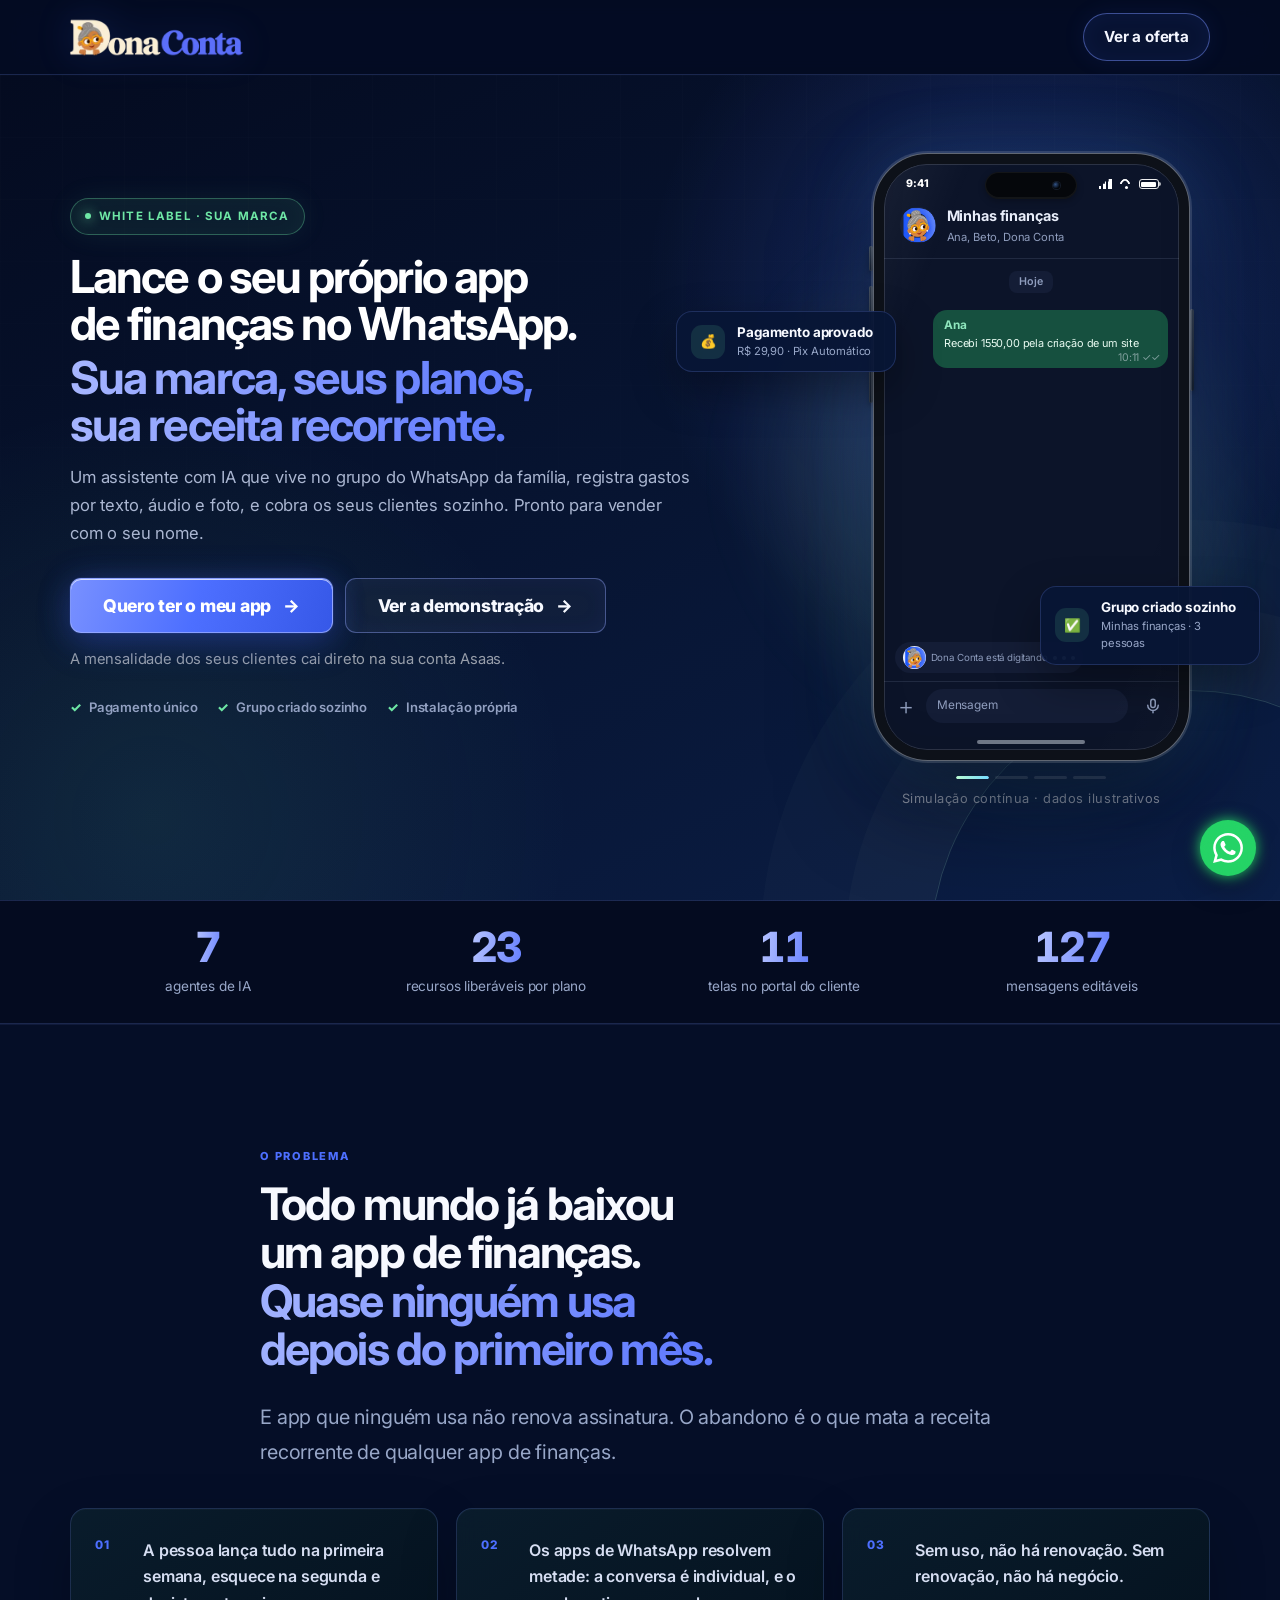
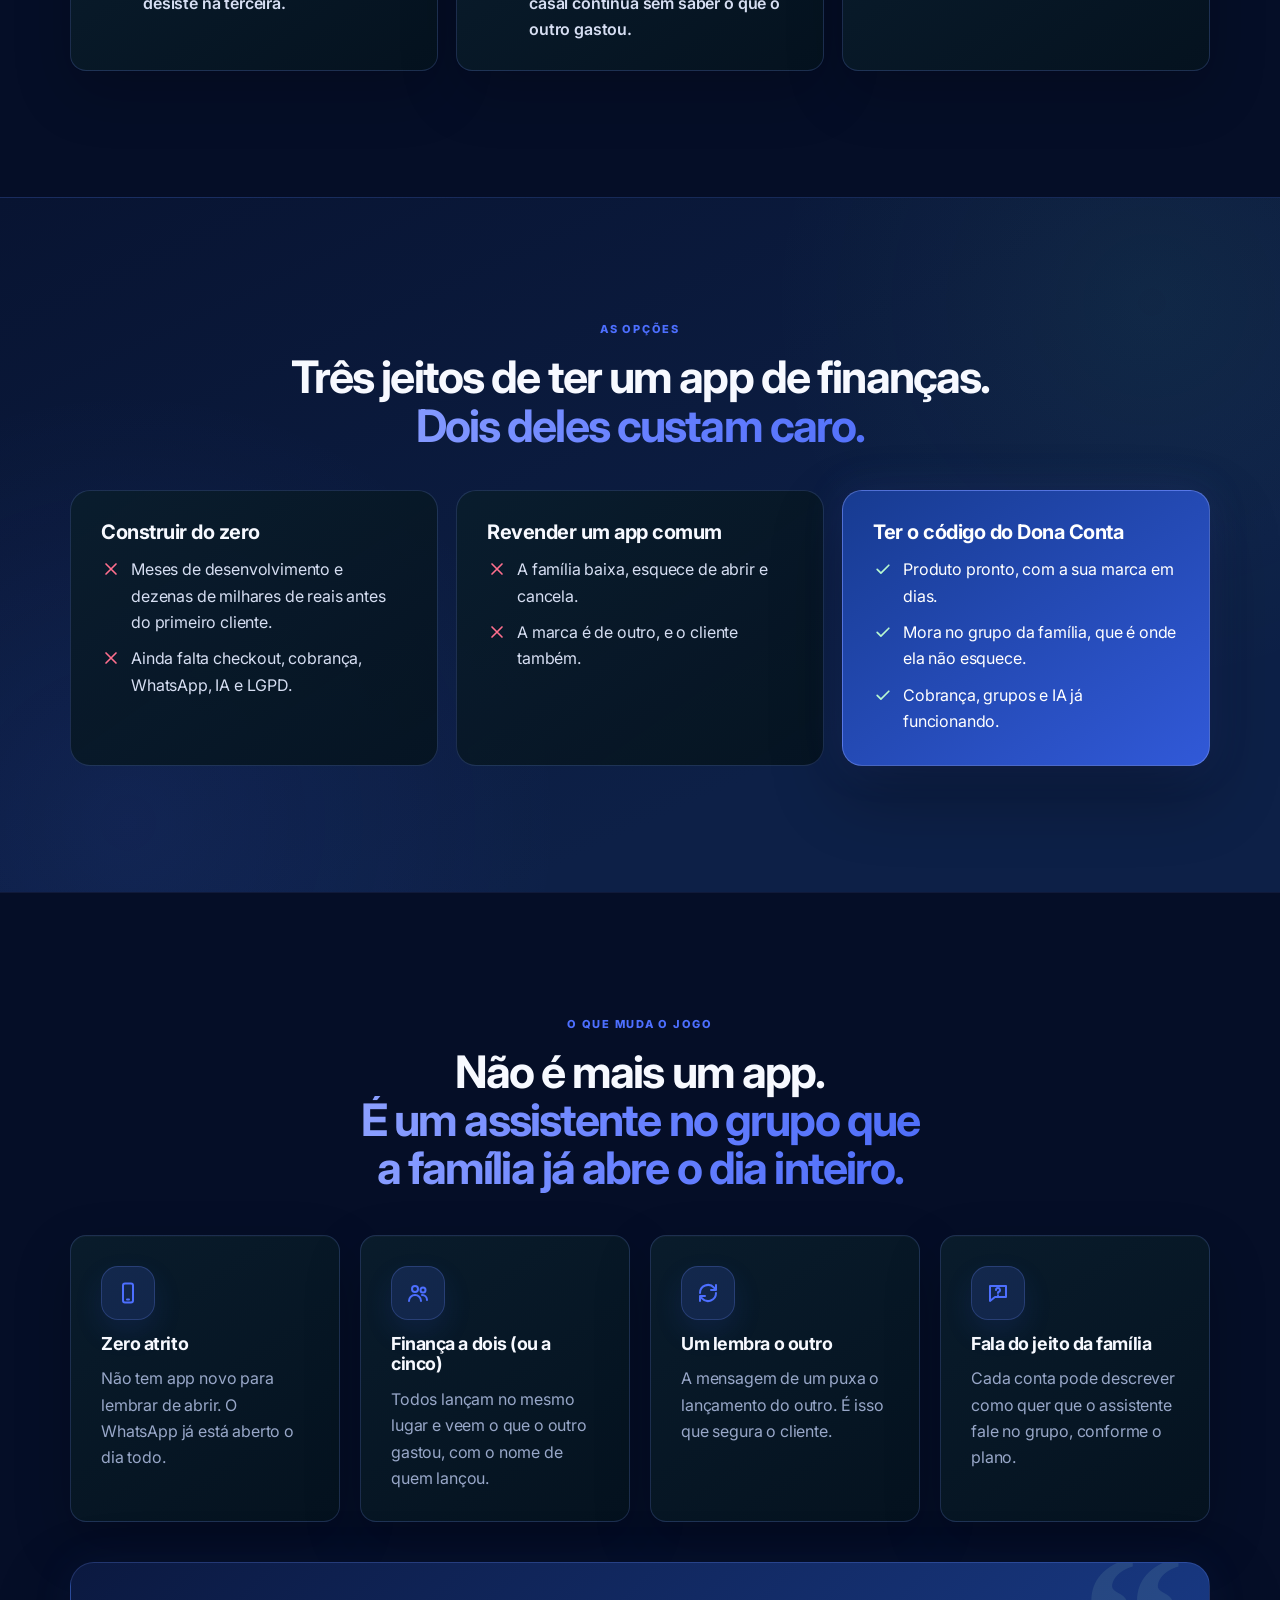
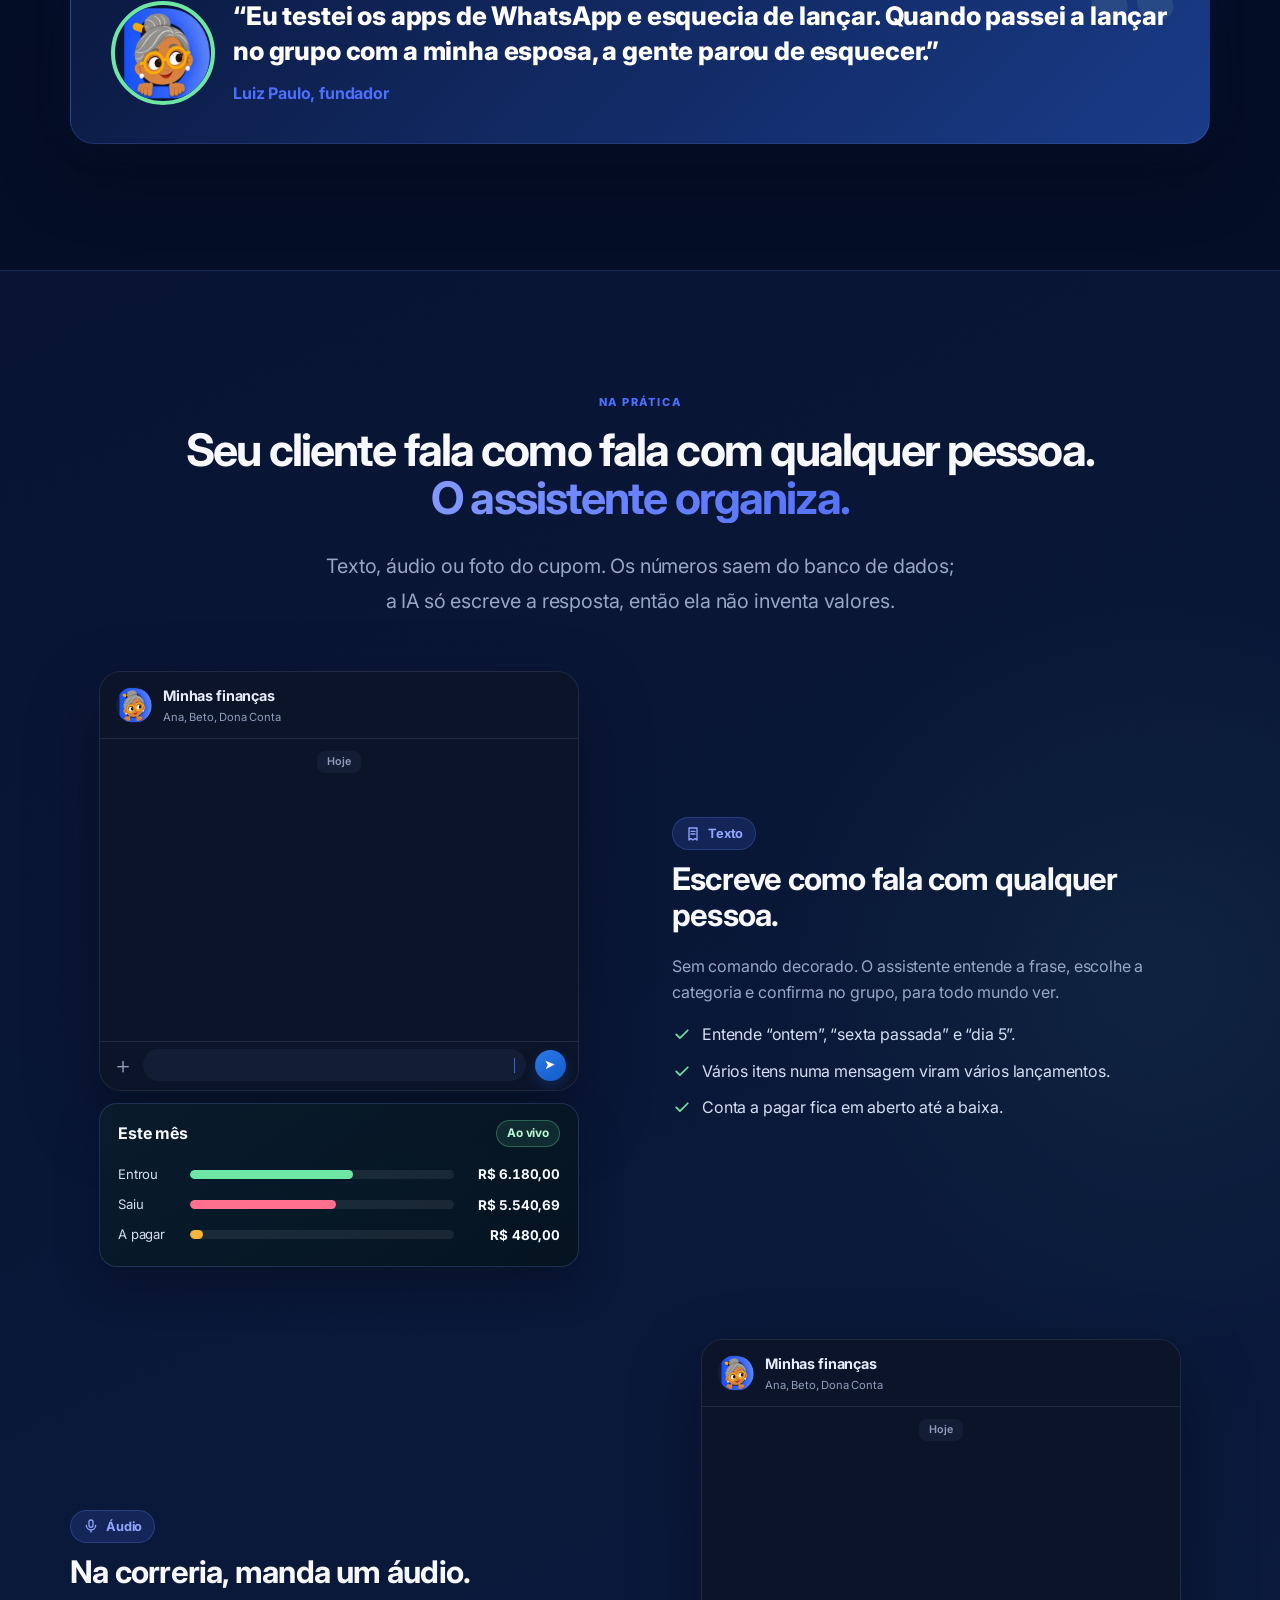
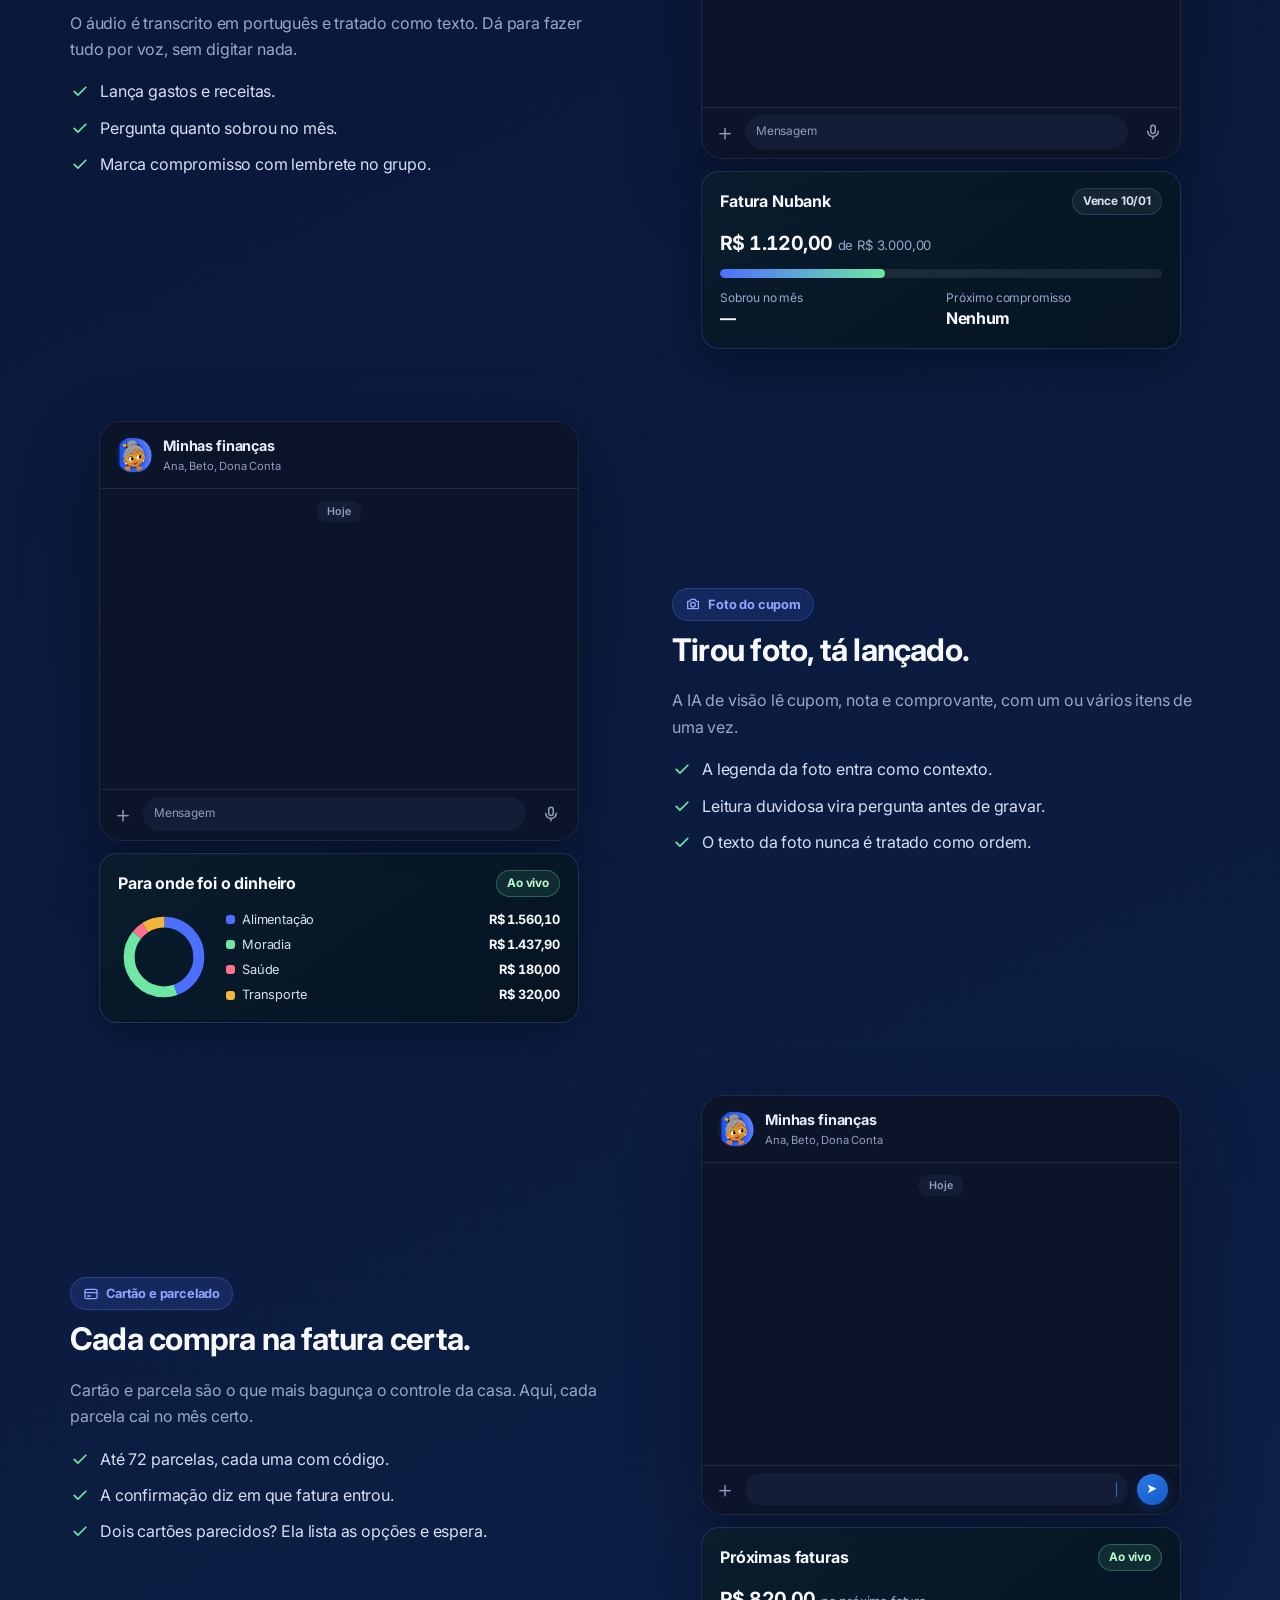
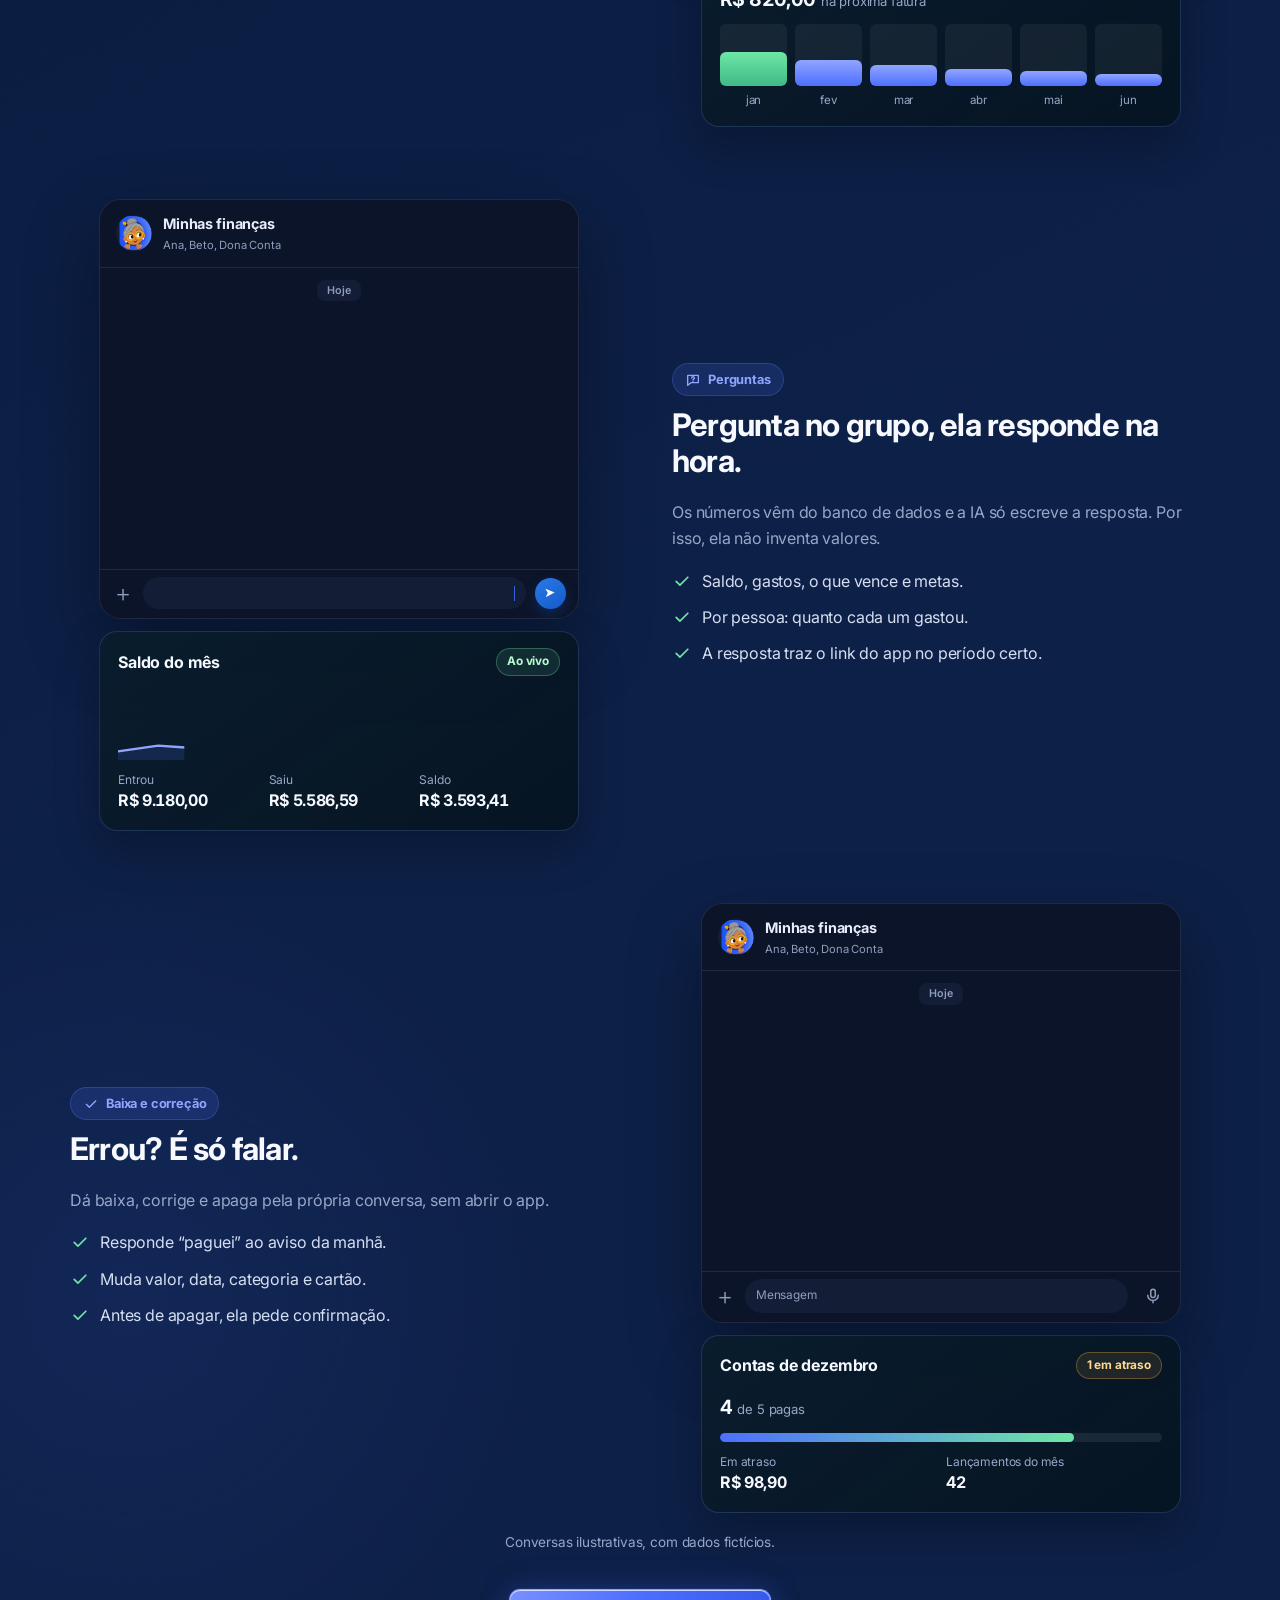
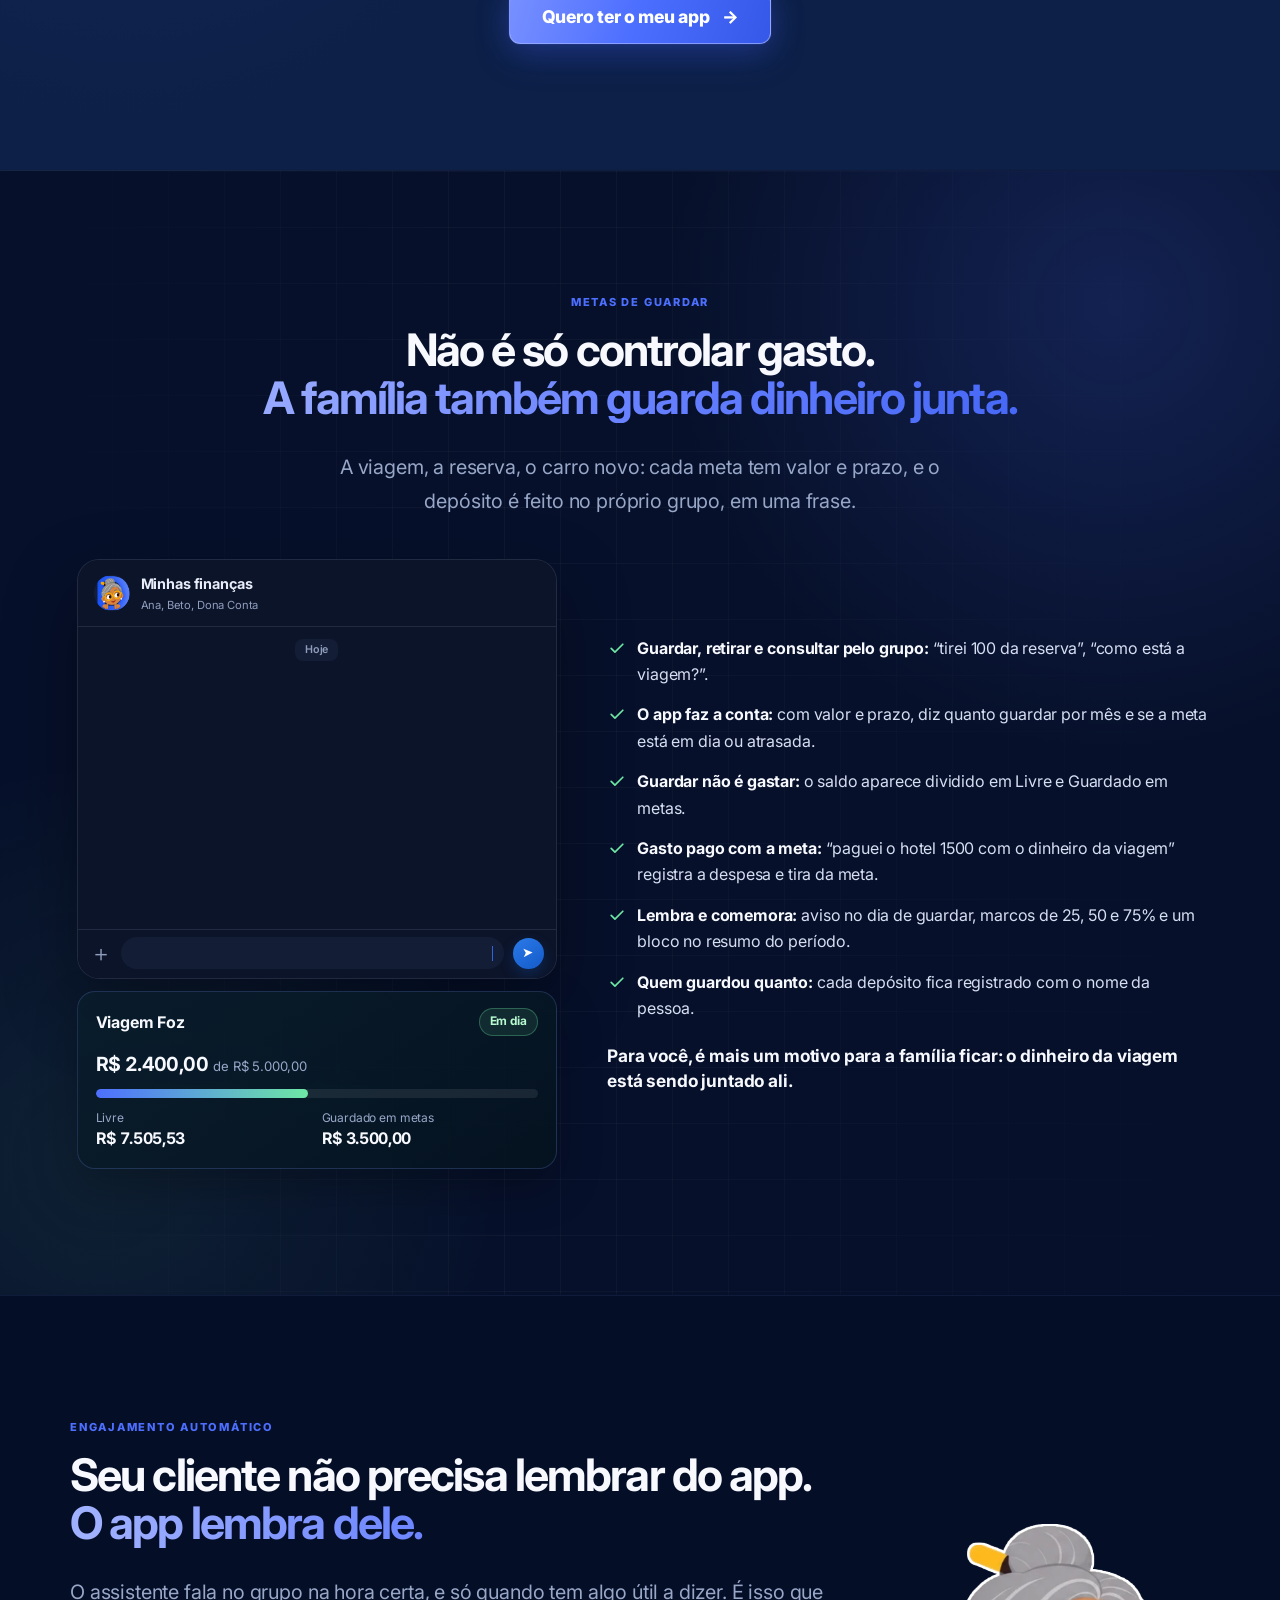
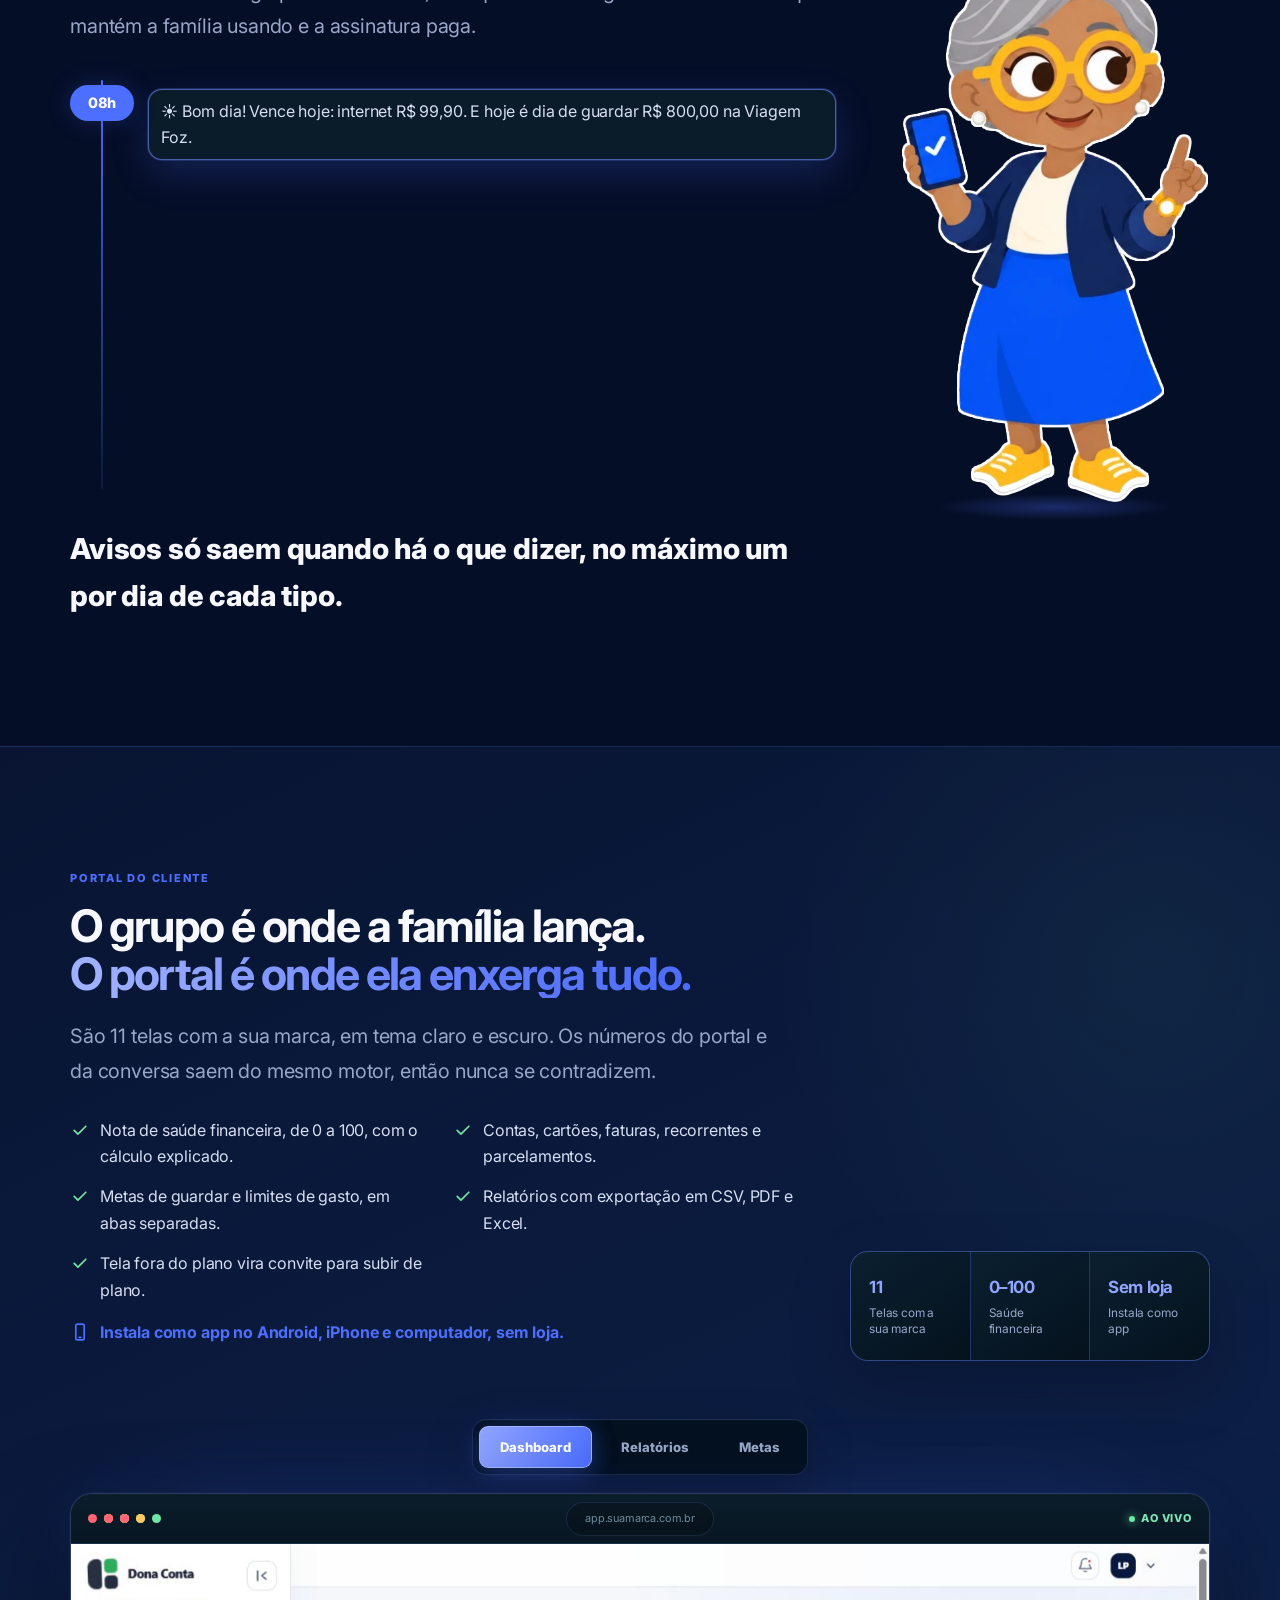
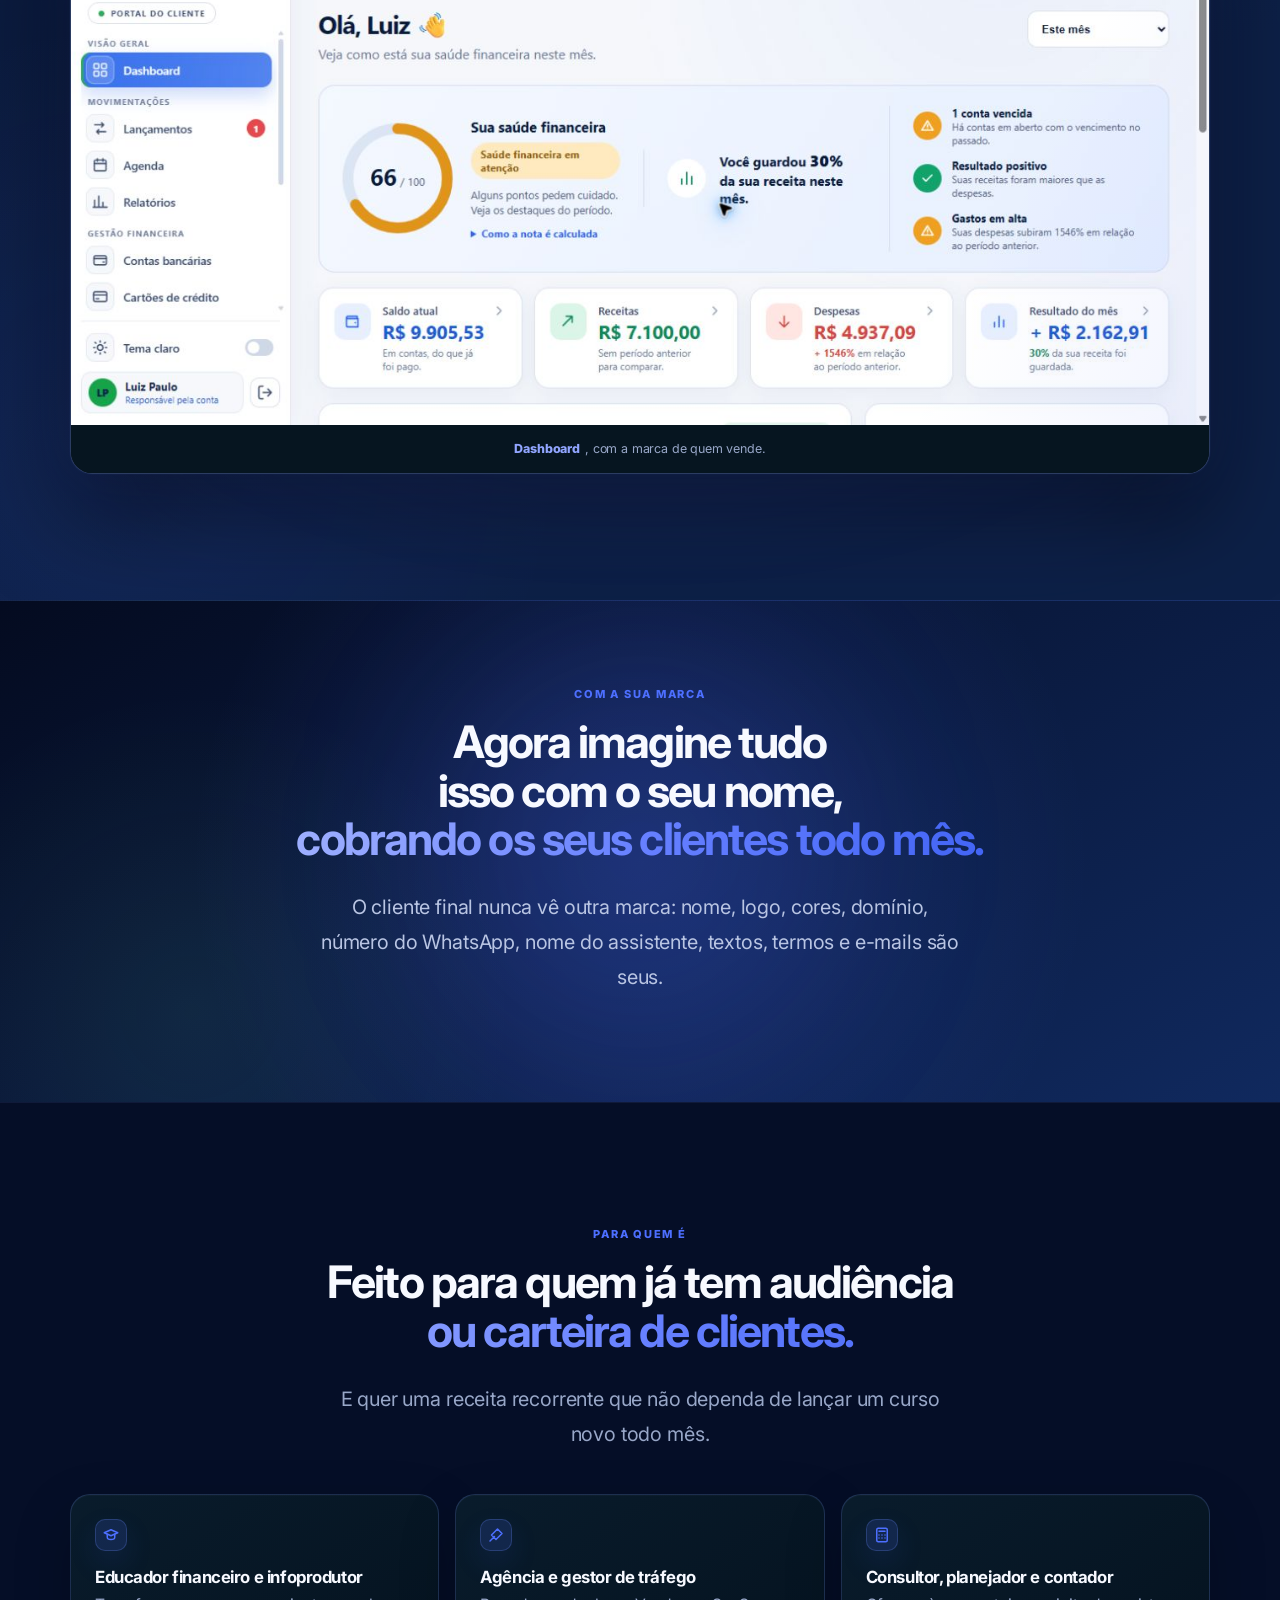
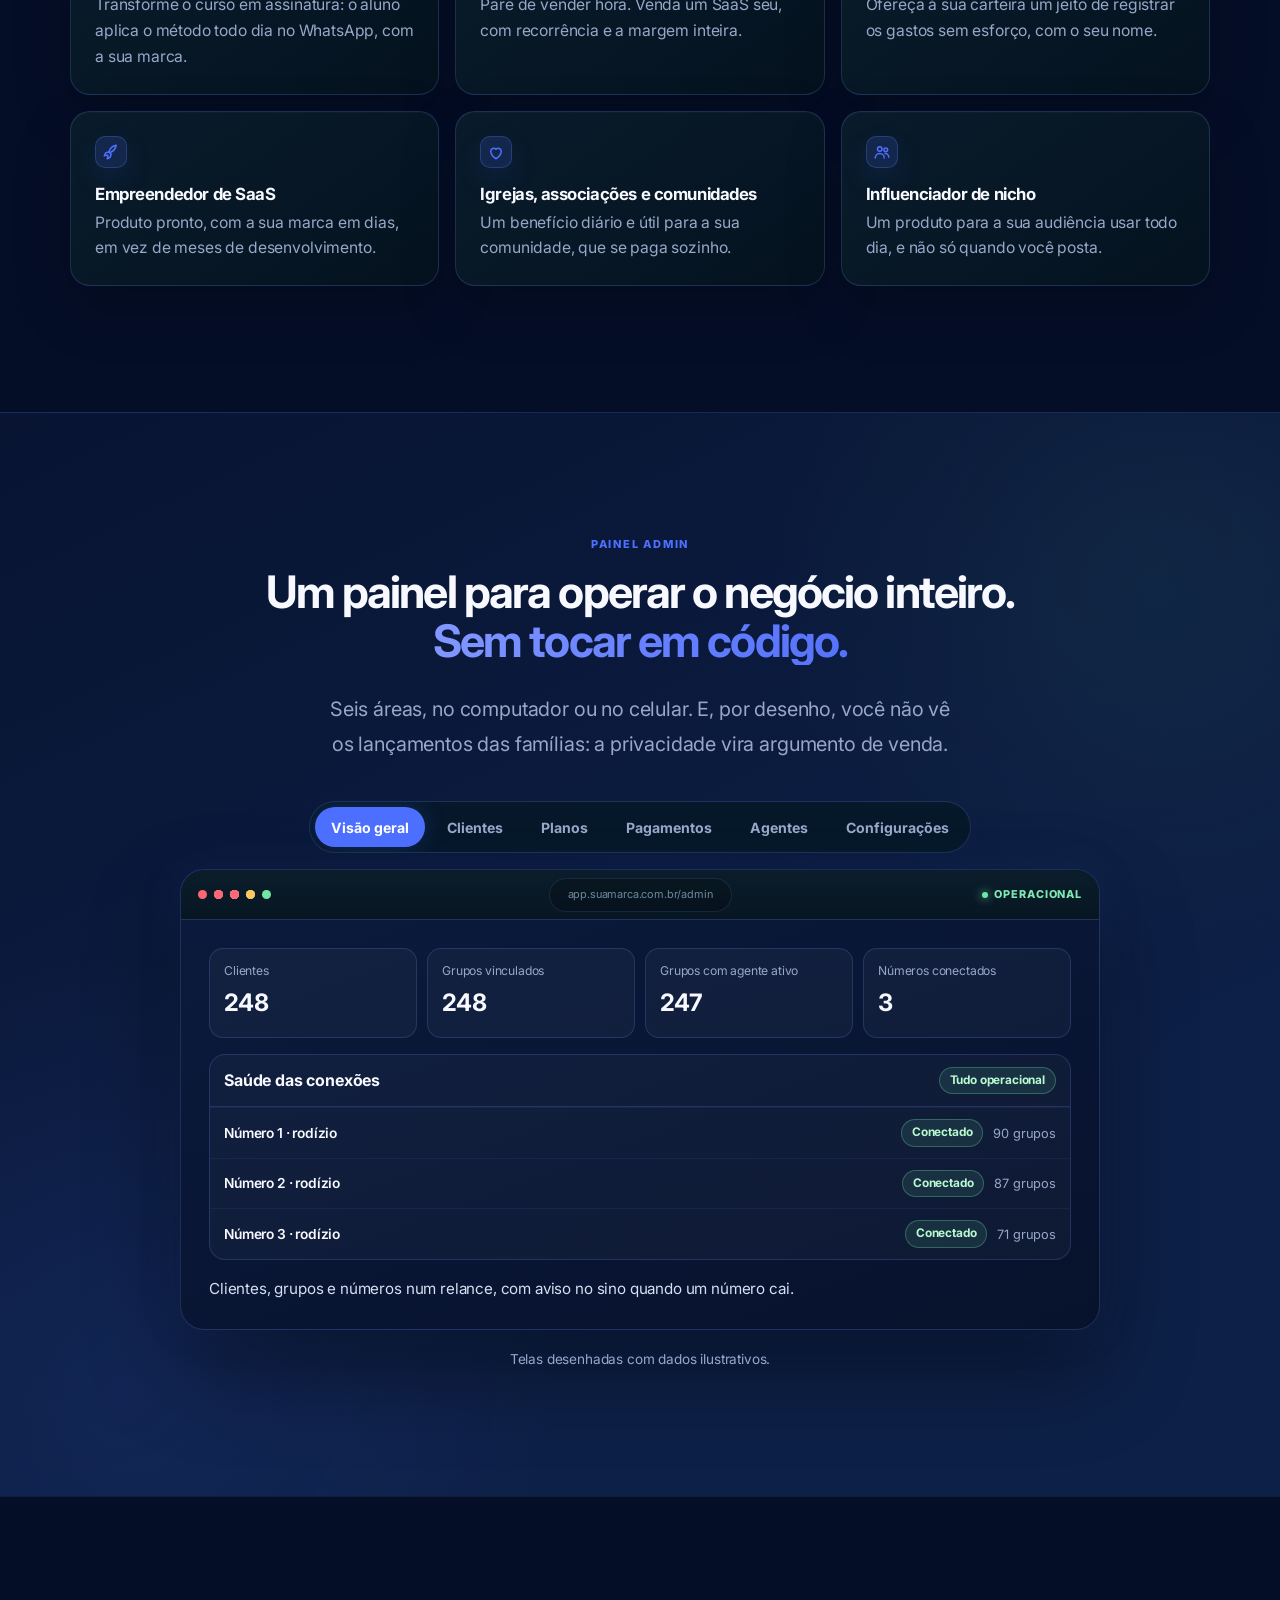
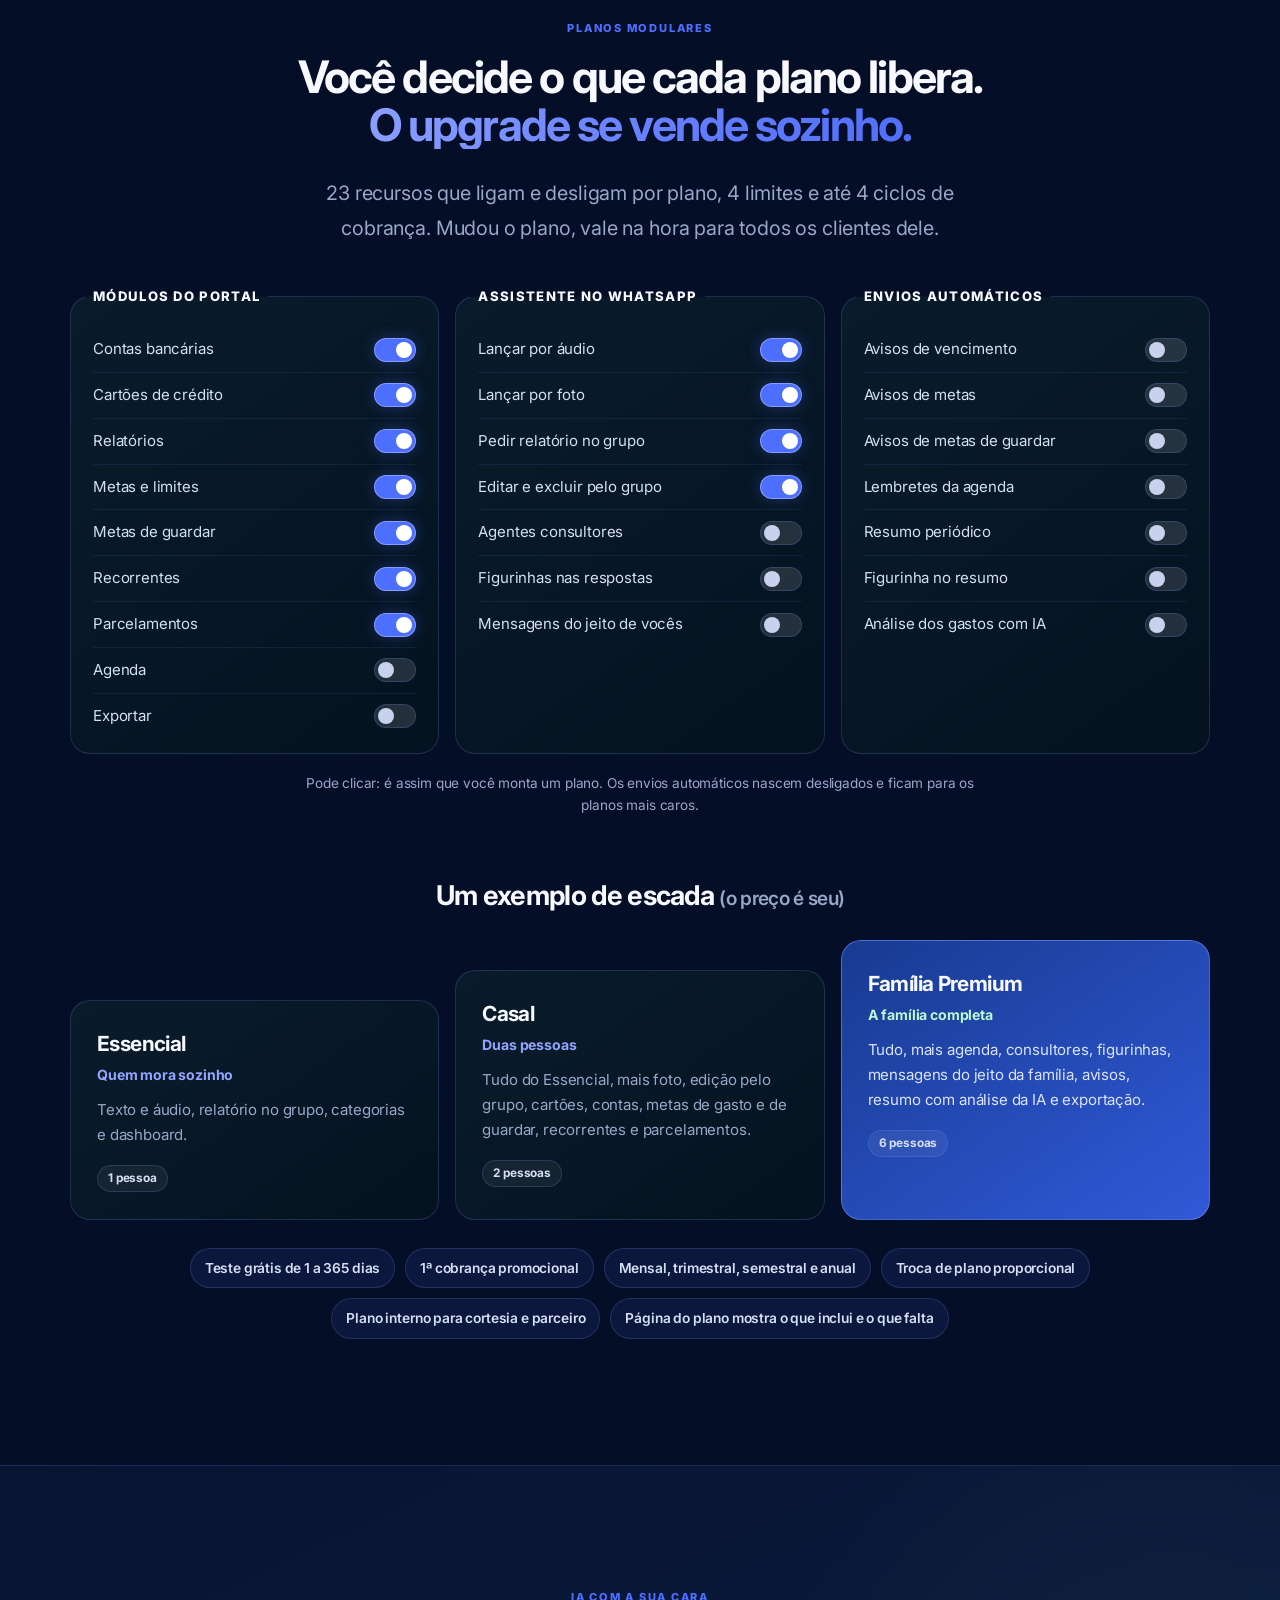
<file: whitelabel/index.html>
<!doctype html>
<html lang="pt-BR">
<head>
  <meta charset="utf-8">
  <meta name="viewport" content="width=device-width, initial-scale=1">

  <!-- EDITÁVEL: título e descrição que aparecem no Google e no WhatsApp -->
  <title>White Label Dona Conta: o seu app de finanças no WhatsApp</title>
  <meta name="description" content="Tenha o seu próprio app de finanças no WhatsApp, com a sua marca e os seus planos. Um assistente com IA que vive no grupo da família e cobra os seus clientes sozinho.">
  <meta name="theme-color" content="#061440">

  <meta property="og:type" content="website">
  <meta property="og:locale" content="pt_BR">
  <meta property="og:site_name" content="Dona Conta">
  <meta property="og:title" content="Lance o seu próprio app de finanças no WhatsApp">
  <meta property="og:description" content="Sua marca, seus planos, sua receita recorrente. Assistente com IA no grupo da família, checkout e grupos automáticos.">
  <meta property="og:url" content="https://donaconta.com.br/">
  <meta property="og:image" content="https://donaconta.com.br/assets/og-image.jpg">
  <meta property="og:image:width" content="1200">
  <meta property="og:image:height" content="630">
  <meta name="twitter:card" content="summary_large_image">
  <link rel="canonical" href="https://donaconta.com.br/">
  <!-- FIM EDITÁVEL -->

  <link rel="icon" href="/assets/favicon.png" type="image/png">
  <link rel="apple-touch-icon" href="/assets/apple-touch-icon.png">

  <link rel="preconnect" href="https://fonts.googleapis.com">
  <link rel="preconnect" href="https://fonts.gstatic.com" crossorigin>
  <!-- Fontes sem segurar a abertura: o texto aparece na hora e a fonte entra quando chegar. -->
  <link rel="stylesheet" href="https://fonts.googleapis.com/css2?family=Fraunces:opsz,wght@72,800&family=Inter:wght@400;500;600;700;800&display=swap" media="print" onload="this.media='all'">
  <noscript><link rel="stylesheet" href="https://fonts.googleapis.com/css2?family=Fraunces:opsz,wght@72,800&family=Inter:wght@400;500;600;700;800&display=swap"></noscript>
  <link rel="stylesheet" href="/css/estilo.css?v=20261102-1">
  <link rel="stylesheet" href="/css/whitelabel.css?v=20261102-9">

  <script src="/config.js" defer></script>
  <script src="/whitelabel/config.js" defer></script>
  <script src="/whitelabel/conversas.js?v=20261030-2" defer></script>
  <script src="/js/pagina.js?v=20261102-1" defer></script>
  <script src="/js/whitelabel.js?v=20261102-4" defer></script>
</head>
<body class="wl">
  <!-- Ícones usados na página (desenho de linha, herdam a cor do texto) -->
  <svg width="0" height="0" style="position:absolute" aria-hidden="true">
    <defs>
      <symbol id="i-mic" viewBox="0 0 24 24"><rect x="9" y="3" width="6" height="11" rx="3"/><path d="M5 11a7 7 0 0 0 14 0M12 18v3"/></symbol>
      <symbol id="i-foto" viewBox="0 0 24 24"><path d="M4 8h3l2-3h6l2 3h3v11H4z"/><circle cx="12" cy="13" r="3.5"/></symbol>
      <symbol id="i-cartao" viewBox="0 0 24 24"><rect x="3" y="5" width="18" height="14" rx="2"/><path d="M3 10h18M7 15h4"/></symbol>
      <symbol id="i-conta" viewBox="0 0 24 24"><path d="M6 3h12v18l-3-2-3 2-3-2-3 2z"/><path d="M9 8h6M9 12h6"/></symbol>
      <symbol id="i-pergunta" viewBox="0 0 24 24"><path d="M4 5h16v11H9l-5 4z"/><path d="M10 9a2 2 0 1 1 2.5 1.9c-.3.1-.5.4-.5.7V12M12 14.2v.1"/></symbol>
      <symbol id="i-pessoas" viewBox="0 0 24 24"><circle cx="9" cy="8" r="3"/><path d="M3 20a6 6 0 0 1 12 0"/><circle cx="17" cy="9" r="2.5"/><path d="M16 14a5 5 0 0 1 5 5"/></symbol>
      <symbol id="i-meta" viewBox="0 0 24 24"><circle cx="12" cy="12" r="8"/><circle cx="12" cy="12" r="4"/><circle cx="12" cy="12" r=".8"/></symbol>
      <symbol id="i-agenda" viewBox="0 0 24 24"><rect x="4" y="5" width="16" height="15" rx="2"/><path d="M4 10h16M9 3v4M15 3v4"/></symbol>
      <symbol id="i-sino" viewBox="0 0 24 24"><path d="M6 16V11a6 6 0 0 1 12 0v5l2 2H4z"/><path d="M10 20a2 2 0 0 0 4 0"/></symbol>
      <symbol id="i-sincronia" viewBox="0 0 24 24"><path d="M4 12a8 8 0 0 1 14-5.3L20 9M20 4v5h-5"/><path d="M20 12a8 8 0 0 1-14 5.3L4 15M4 20v-5h5"/></symbol>
      <symbol id="i-check" viewBox="0 0 24 24"><path d="M5 12.5l4.5 4.5L19 7.5"/></symbol>
      <symbol id="i-x" viewBox="0 0 24 24"><path d="M6 6l12 12M18 6L6 18"/></symbol>
      <symbol id="i-cadeado" viewBox="0 0 24 24"><rect x="5" y="11" width="14" height="10" rx="2"/><path d="M8 11V8a4 4 0 0 1 8 0v3"/></symbol>
      <symbol id="i-celular" viewBox="0 0 24 24"><rect x="7" y="2.5" width="10" height="19" rx="2"/><path d="M11 18.5h2"/></symbol>
      <symbol id="i-grupos" viewBox="0 0 24 24"><rect x="3" y="4" width="8" height="7" rx="2"/><rect x="13" y="4" width="8" height="7" rx="2"/><rect x="8" y="13" width="8" height="7" rx="2"/></symbol>
      <symbol id="i-servidor" viewBox="0 0 24 24"><rect x="4" y="4" width="16" height="7" rx="2"/><rect x="4" y="13" width="16" height="7" rx="2"/><path d="M8 7.5h.01M8 16.5h.01"/></symbol>
      <symbol id="i-escudo" viewBox="0 0 24 24"><path d="M12 3l7 3v6c0 4.5-3 7.5-7 9-4-1.5-7-4.5-7-9V6z"/><path d="M9 12l2 2 4-4"/></symbol>
      <symbol id="i-rodizio" viewBox="0 0 24 24"><circle cx="12" cy="12" r="3"/><path d="M12 3v3M12 18v3M3 12h3M18 12h3M5.6 5.6l2.1 2.1M16.3 16.3l2.1 2.1M5.6 18.4l2.1-2.1M16.3 7.7l2.1-2.1"/></symbol>
      <symbol id="i-globo" viewBox="0 0 24 24"><circle cx="12" cy="12" r="9"/><path d="M3 12h18M12 3c2.5 2.6 3.8 5.6 3.8 9s-1.3 6.4-3.8 9c-2.5-2.6-3.8-5.6-3.8-9S9.5 5.6 12 3z"/></symbol>
      <symbol id="i-pulso" viewBox="0 0 24 24"><path d="M3 12h4l3-7 4 14 3-7h4"/></symbol>
      <symbol id="i-documento" viewBox="0 0 24 24"><path d="M6 3h8l4 4v14H6z"/><path d="M14 3v4h4M9 12h6M9 16h6"/></symbol>
      <symbol id="i-chave" viewBox="0 0 24 24"><circle cx="8" cy="15" r="4"/><path d="M11 12l9-9M16 7l3 3"/></symbol>
      <symbol id="i-atualizar" viewBox="0 0 24 24"><path d="M20 12a8 8 0 1 1-2.3-5.7L20 8.6M20 3v5.6h-5.6"/></symbol>
      <symbol id="i-dinheiro" viewBox="0 0 24 24"><rect x="3" y="6" width="18" height="12" rx="2"/><circle cx="12" cy="12" r="2.5"/><path d="M6 9v.01M18 15v.01"/></symbol>
      <symbol id="i-curso" viewBox="0 0 24 24"><path d="M3 9l9-4 9 4-9 4z"/><path d="M7 11v4c0 1.5 2.2 3 5 3s5-1.5 5-3v-4"/></symbol>
      <symbol id="i-alvo" viewBox="0 0 24 24"><path d="M4 20l6-6M14 4l6 6-8 8-6-6z"/></symbol>
      <symbol id="i-calculadora" viewBox="0 0 24 24"><rect x="5" y="3" width="14" height="18" rx="2"/><path d="M8 7h8M8 12h.01M12 12h.01M16 12h.01M8 16h.01M12 16h.01M16 16h.01"/></symbol>
      <symbol id="i-foguete" viewBox="0 0 24 24"><path d="M12 15l-3-3c1.5-4.5 4.5-8 10-9-1 5.5-4.5 8.5-9 10z"/><path d="M9 12l-4 1-2 4 4-1M12 15l-1 4-4 2 1-4"/></symbol>
      <symbol id="i-comunidade" viewBox="0 0 24 24"><path d="M12 21s-7-4.4-7-10a4 4 0 0 1 7-2.6A4 4 0 0 1 19 11c0 5.6-7 10-7 10z"/></symbol>
    </defs>
  </svg>

  <a class="pular" href="#conteudo">Pular para o conteúdo</a>

  <header class="topo">
    <div class="caixa topo__linha">
      <a class="topo__marca" href="/" aria-label="Dona Conta, página inicial">
        <img class="logo" src="/assets/logo-escuro.webp" width="418" height="96" alt="Dona Conta" data-logo="escuro">
      </a>
      <a class="topo__entrar" href="#oferta">Ver a oferta</a>
    </div>
  </header>

  <main id="conteudo">

    <!-- ================================================================
         ATO 1: O PRODUTO QUE A FAMÍLIA USA
         ================================================================ -->

    <!-- ============ 1. HERO ============ -->
    <section class="hero" id="topo">
      <div class="caixa hero__grade">
        <div class="hero__texto">
          <!-- EDITÁVEL: headline e subtítulo (variações para teste A/B no PRD) -->
          <p class="selo">White label · Sua marca</p>
          <h1>Lance o seu próprio app de finanças no WhatsApp. <span>Sua marca, seus planos, sua receita recorrente.</span></h1>
          <p class="hero__sub">Um assistente com IA que vive no grupo do WhatsApp da família, registra gastos por texto, áudio e foto, e cobra os seus clientes sozinho. Pronto para vender com o seu nome.</p>
          <!-- FIM EDITÁVEL -->
          <div class="cta wl-cta-dupla">
            <a class="btn btn--primario btn--grande" href="#oferta" data-comprar>Quero ter o meu app</a>
            <a class="btn btn--fantasma btn--grande" href="#demonstracao" data-demo>Ver a demonstração</a>
          </div>
          <p class="cta__nota">A mensalidade dos seus clientes cai direto na sua conta Asaas.</p>
          <ul class="hero__provas" aria-label="Vantagens">
            <li>Pagamento único</li>
            <li>Grupo criado sozinho</li>
            <li>Instalação própria</li>
          </ul>
        </div>

        <div class="wl-hero-visual">
          <!-- Demonstração animada (mesma da página do cliente final); dados ilustrativos. -->
          <figure class="celular celular--demo" aria-label="Demonstração animada: uma pessoa envia mensagens no grupo e a assistente registra, responde e envia alertas">
            <div class="celular__luz" aria-hidden="true"></div>
            <span class="celular__botao celular__botao--silencio" aria-hidden="true"></span>
            <span class="celular__botao celular__botao--volume-a" aria-hidden="true"></span>
            <span class="celular__botao celular__botao--volume-b" aria-hidden="true"></span>
            <span class="celular__botao celular__botao--energia" aria-hidden="true"></span>

            <div class="celular__tela" aria-hidden="true">
              <div class="celular__status">
                <time>9:41</time>
                <span class="celular__status-icones">
                  <i class="celular__sinal"></i>
                  <i class="celular__wifi"></i>
                  <i class="celular__bateria"></i>
                </span>
              </div>
              <div class="celular__notch"><i></i></div>
              <div class="zap__topo">
                <span class="zap__voltar">‹</span>
                <img src="/assets/mascote.webp" width="40" height="40" alt="" class="zap__avatar">
                <div class="zap__grupo">
                  <strong>Minhas finanças</strong>
                  <span>Ana, Beto, <span data-assistente>Dona Conta</span></span>
                </div>
                <span class="zap__acoes">⌕ ···</span>
              </div>

              <div class="zap__conversa demo-chat">
                <span class="demo-data">Hoje</span>
                <div class="demo-cenas">
                  <div class="demo-feed" data-demo-feed aria-live="polite" aria-label="Histórico da conversa"></div>
                  <div class="demo-cena" data-demo-cena="receita" style="--cena: 0">
                    <div class="bolha bolha--eu demo-texto">
                      <b class="bolha__nome">Ana</b>
                      Recebi 1550,00 pela criação de um site
                      <time>10:11 ✓✓</time>
                    </div>
                    <article class="bolha bolha--ela demo-resposta">
                      <b class="bolha__nome bolha__nome--ela" data-assistente>Dona Conta</b>
                      <strong>Confirmação de Lançamento</strong>
                      <p>✅ Sua receita foi adicionada com sucesso. Parabéns por mais essa receita!</p>
                      <ul>
                        <li>✅ Tipo: Receita</li>
                        <li>📲 Descrição: Recebimento pela criação de um site</li>
                        <li>💰 Valor: R$ 1.550,00</li>
                        <li>📍 Categoria: Renda extra</li>
                        <li>🗓️ Data: 22/10/2026</li>
                        <li>👉 Código: HJRDG9</li>
                      </ul>
                      <time>10:11</time>
                    </article>
                    <div class="demo-sticker-wrap">
                      <img class="demo-sticker" src="/assets/figurinha-mais-uma-pra-conta.webp" width="88" height="88" alt="">
                    </div>
                  </div>

                  <div class="demo-cena" data-demo-cena="audio" style="--cena: 3">
                    <div class="bolha bolha--eu bolha--audio">
                      <b class="bolha__nome">Beto</b>
                      <span class="audio audio--tocando"><span class="audio__play">▶</span><span class="audio__onda"></span><span>0:05</span></span>
                      <time>09:08 ✓✓</time>
                    </div>
                    <article class="bolha bolha--ela demo-resposta">
                      <b class="bolha__nome bolha__nome--ela" data-assistente>Dona Conta</b>
                      <strong>Confirmação de Lançamento</strong>
                      <p>✅ Sua despesa foi adicionada com sucesso. Atenção para não ultrapassar os gastos.</p>
                      <ul>
                        <li>✅ Tipo: Despesa</li>
                        <li>📲 Descrição: Conta da geladeira</li>
                        <li>💰 Valor: R$ 300,00</li>
                        <li>📍 Categoria: Outros</li>
                        <li>✅ Pagamento: À vista</li>
                        <li>🗓️ Data: 18/10/2026</li>
                        <li>👉 Código: Q3YPEC</li>
                      </ul>
                      <time>09:08</time>
                    </article>
                  </div>

                  <div class="demo-cena" data-demo-cena="relatorio" style="--cena: 2">
                    <article class="bolha bolha--ela demo-resposta demo-resposta--relatorio">
                      <b class="bolha__nome bolha__nome--ela" data-assistente>Dona Conta</b>
                      <span class="demo-relatorio-tag">☀️ Resumo diário automático · 08h</span>
                      <strong>⚠️ Em atraso</strong>
                      <p>· Conta de energia — R$ 98,90 · venceu 10/10 · W6F4VC</p>
                      <p>Total: R$ 98,90<br>Se já pagou, responda: <b>paguei &lt;código&gt;</b></p>
                      <strong>🚨 Metas estouradas</strong>
                      <p>· Delivery — R$ 424,50 de R$ 200,00 (212%)</p>
                      <time>08:00</time>
                    </article>
                  </div>

                  <div class="demo-cena" data-demo-cena="meta" style="--cena: 1">
                    <div class="bolha bolha--eu demo-texto">
                      <b class="bolha__nome">Beto</b>
                      Como está a meta de delivery?
                      <time>05:56 ✓✓</time>
                    </div>
                    <article class="bolha bolha--ela demo-resposta demo-resposta--meta">
                      <b class="bolha__nome bolha__nome--ela" data-assistente>Dona Conta</b>
                      <strong>🎯 Metas de outubro</strong>
                      <p><b>🔴 Delivery:</b> R$ 372,70 de R$ 200,00 (186%) · estourou em R$ 172,70</p>
                      <p>A meta de delivery foi estourada, então é importante ficar atento aos gastos nessa categoria.</p>
                      <time>05:56</time>
                    </article>
                  </div>
                </div>

                <div class="demo-digitando">
                  <img src="/assets/mascote.webp" width="24" height="24" alt="">
                  <span><span data-assistente>Dona Conta</span> está digitando</span>
                  <i></i><i></i><i></i>
                </div>
              </div>

              <div class="demo-compositor">
                <span class="demo-compositor__mais">＋</span>
                <span class="demo-compositor__campo">
                  <span class="demo-compositor__placeholder">Mensagem</span>
                  <span class="demo-compositor__digitado" data-demo-digitado></span><i class="demo-compositor__cursor"></i>
                  <span class="demo-gravacao">
                    <i class="demo-gravacao__ponto"></i>
                    <time data-demo-tempo-audio>0:00</time>
                    <span class="demo-gravacao__onda" aria-hidden="true"><i></i><i></i><i></i><i></i><i></i><i></i><i></i><i></i><i></i><i></i><i></i><i></i></span>
                    <b>gravando</b>
                  </span>
                </span>
                <span class="demo-compositor__acao">
                  <svg class="i demo-compositor__mic" aria-hidden="true"><use href="#i-mic"/></svg>
                  <span class="demo-compositor__enviar" aria-hidden="true">➤</span>
                </span>
              </div>
              <div class="celular__home"></div>
            </div>

            <div class="demo-etapas" aria-hidden="true"><i></i><i></i><i></i><i></i></div>
            <figcaption>Simulação contínua · dados ilustrativos</figcaption>
          </figure>

          <!-- O lado do negócio: avisos do painel do comprador (ilustrativos) -->
          <div class="wl-avisos" aria-hidden="true">
            <div class="wl-aviso wl-aviso--pago"><span>💰</span><div><b>Pagamento aprovado</b><small>R$ 29,90 · Pix Automático</small></div></div>
            <div class="wl-aviso wl-aviso--grupo"><span>✅</span><div><b>Grupo criado sozinho</b><small>Minhas finanças · 3 pessoas</small></div></div>
          </div>
        </div>
      </div>
    </section>

    <!-- ============ 2. FAIXA DE NÚMEROS ============ -->
    <section class="wl-numeros" aria-label="O produto em números">
      <div class="caixa">
        <ul>
          <li><strong data-contar="7">7</strong><span>agentes de IA</span></li>
          <li><strong data-contar="23">23</strong><span>recursos liberáveis por plano</span></li>
          <li><strong data-contar="11">11</strong><span>telas no portal do cliente</span></li>
          <li><strong data-contar="127">127</strong><span>mensagens editáveis</span></li>
        </ul>
      </div>
    </section>

    <!-- ============ 3. O PROBLEMA ============ -->
    <section class="secao" id="problema">
      <div class="caixa caixa--estreita">
        <h2>Todo mundo já baixou um app de finanças. <span class="titulo-destaque">Quase ninguém usa depois do primeiro mês.</span></h2>
        <p class="lead">E app que ninguém usa não renova assinatura. O abandono é o que mata a receita recorrente de qualquer app de finanças.</p>
      </div>
      <div class="caixa">
        <ul class="sintomas">
          <li>A pessoa lança tudo na primeira semana, esquece na segunda e desiste na terceira.</li>
          <li>Os apps de WhatsApp resolvem metade: a conversa é individual, e o casal continua sem saber o que o outro gastou.</li>
          <li>Sem uso, não há renovação. Sem renovação, não há negócio.</li>
        </ul>
      </div>
    </section>

    <!-- ============ 4. OS CAMINHOS ============ -->
    <section class="secao secao--creme" id="caminhos">
      <div class="caixa">
        <h2 class="centro">Três jeitos de ter um app de finanças. <span class="titulo-destaque">Dois deles custam caro.</span></h2>
        <div class="wl-caminhos">
          <article class="wl-caminho">
            <h3>Construir do zero</h3>
            <ul class="lista-x">
              <li><svg class="i" aria-hidden="true"><use href="#i-x"/></svg>Meses de desenvolvimento e dezenas de milhares de reais antes do primeiro cliente.</li>
              <li><svg class="i" aria-hidden="true"><use href="#i-x"/></svg>Ainda falta checkout, cobrança, WhatsApp, IA e LGPD.</li>
            </ul>
          </article>
          <article class="wl-caminho">
            <h3>Revender um app comum</h3>
            <ul class="lista-x">
              <li><svg class="i" aria-hidden="true"><use href="#i-x"/></svg>A família baixa, esquece de abrir e cancela.</li>
              <li><svg class="i" aria-hidden="true"><use href="#i-x"/></svg>A marca é de outro, e o cliente também.</li>
            </ul>
          </article>
          <article class="wl-caminho wl-caminho--certo">
            <h3>Ter o código do <span data-marca>Dona Conta</span></h3>
            <ul class="lista-check">
              <li><svg class="i" aria-hidden="true"><use href="#i-check"/></svg>Produto pronto, com a sua marca em dias.</li>
              <li><svg class="i" aria-hidden="true"><use href="#i-check"/></svg>Mora no grupo da família, que é onde ela não esquece.</li>
              <li><svg class="i" aria-hidden="true"><use href="#i-check"/></svg>Cobrança, grupos e IA já funcionando.</li>
            </ul>
          </article>
        </div>
      </div>
    </section>

    <!-- ============ 5. O MECANISMO ============ -->
    <section class="secao" id="mecanismo">
      <div class="caixa">
        <h2 class="centro">Não é mais um app. <span class="titulo-destaque">É um assistente no grupo que a família já abre o dia inteiro.</span></h2>
        <div class="pilares wl-pilares--4">
          <div class="pilar">
            <span class="pilar__icone"><svg class="i" aria-hidden="true"><use href="#i-celular"/></svg></span>
            <h3>Zero atrito</h3>
            <p>Não tem app novo para lembrar de abrir. O WhatsApp já está aberto o dia todo.</p>
          </div>
          <div class="pilar">
            <span class="pilar__icone"><svg class="i" aria-hidden="true"><use href="#i-pessoas"/></svg></span>
            <h3>Finança a dois (ou a cinco)</h3>
            <p>Todos lançam no mesmo lugar e veem o que o outro gastou, com o nome de quem lançou.</p>
          </div>
          <div class="pilar">
            <span class="pilar__icone"><svg class="i" aria-hidden="true"><use href="#i-sincronia"/></svg></span>
            <h3>Um lembra o outro</h3>
            <p>A mensagem de um puxa o lançamento do outro. É isso que segura o cliente.</p>
          </div>
          <div class="pilar">
            <span class="pilar__icone"><svg class="i" aria-hidden="true"><use href="#i-pergunta"/></svg></span>
            <h3>Fala do jeito da família</h3>
            <p>Cada conta pode descrever como quer que o assistente fale no grupo, conforme o plano.</p>
          </div>
        </div>

        <!-- EDITÁVEL: história do fundador (fundador.mostrar: false no config.js da raiz tira) -->
        <figure class="fundador" data-fundador>
          <img class="fundador__foto" src="/assets/mascote.webp" width="120" height="120" alt="" data-fundador-foto>
          <blockquote>
            <p>“Eu testei os apps de WhatsApp e esquecia de lançar. Quando passei a lançar no grupo com a minha esposa, a gente parou de esquecer.”</p>
            <footer data-fundador-nome>Luiz Paulo, fundador</footer>
          </blockquote>
        </figure>
        <!-- FIM EDITÁVEL -->
      </div>
    </section>

    <!-- ============ 6. DEMONSTRAÇÃO EM CONVERSAS ============ -->
    <section class="secao secao--creme" id="demonstracao">
      <div class="caixa">
        <h2 class="centro">Seu cliente fala como fala com qualquer pessoa. <span class="titulo-destaque">O assistente organiza.</span></h2>
        <p class="lead centro">Texto, áudio ou foto do cupom. Os números saem do banco de dados; a IA só escreve a resposta, então ela não inventa valores.</p>
        <!-- Cada janela passa uma conversa em loop. Os textos ficam em whitelabel/conversas.js. -->
        <div class="wl-rcs">
          <article class="wl-rc">
            <div class="wl-rc__texto">
              <span class="wl-rc__rotulo"><svg class="i" aria-hidden="true"><use href="#i-conta"/></svg>Texto</span>
              <h3>Escreve como fala com qualquer pessoa.</h3>
              <p>Sem comando decorado. O assistente entende a frase, escolhe a categoria e confirma no grupo, para todo mundo ver.</p>
              <ul class="lista-check">
                <li><svg class="i" aria-hidden="true"><use href="#i-check"/></svg>Entende “ontem”, “sexta passada” e “dia 5”.</li>
                <li><svg class="i" aria-hidden="true"><use href="#i-check"/></svg>Vários itens numa mensagem viram vários lançamentos.</li>
                <li><svg class="i" aria-hidden="true"><use href="#i-check"/></svg>Conta a pagar fica em aberto até a baixa.</li>
              </ul>
            </div>
            <div data-roteiro="texto"><div data-fone-tela></div></div>
          </article>
          <article class="wl-rc">
            <div class="wl-rc__texto">
              <span class="wl-rc__rotulo"><svg class="i" aria-hidden="true"><use href="#i-mic"/></svg>Áudio</span>
              <h3>Na correria, manda um áudio.</h3>
              <p>O áudio é transcrito em português e tratado como texto. Dá para fazer tudo por voz, sem digitar nada.</p>
              <ul class="lista-check">
                <li><svg class="i" aria-hidden="true"><use href="#i-check"/></svg>Lança gastos e receitas.</li>
                <li><svg class="i" aria-hidden="true"><use href="#i-check"/></svg>Pergunta quanto sobrou no mês.</li>
                <li><svg class="i" aria-hidden="true"><use href="#i-check"/></svg>Marca compromisso com lembrete no grupo.</li>
              </ul>
            </div>
            <div data-roteiro="audio"><div data-fone-tela></div></div>
          </article>
          <article class="wl-rc">
            <div class="wl-rc__texto">
              <span class="wl-rc__rotulo"><svg class="i" aria-hidden="true"><use href="#i-foto"/></svg>Foto do cupom</span>
              <h3>Tirou foto, tá lançado.</h3>
              <p>A IA de visão lê cupom, nota e comprovante, com um ou vários itens de uma vez.</p>
              <ul class="lista-check">
                <li><svg class="i" aria-hidden="true"><use href="#i-check"/></svg>A legenda da foto entra como contexto.</li>
                <li><svg class="i" aria-hidden="true"><use href="#i-check"/></svg>Leitura duvidosa vira pergunta antes de gravar.</li>
                <li><svg class="i" aria-hidden="true"><use href="#i-check"/></svg>O texto da foto nunca é tratado como ordem.</li>
              </ul>
            </div>
            <div data-roteiro="foto"><div data-fone-tela></div></div>
          </article>
          <article class="wl-rc">
            <div class="wl-rc__texto">
              <span class="wl-rc__rotulo"><svg class="i" aria-hidden="true"><use href="#i-cartao"/></svg>Cartão e parcelado</span>
              <h3>Cada compra na fatura certa.</h3>
              <p>Cartão e parcela são o que mais bagunça o controle da casa. Aqui, cada parcela cai no mês certo.</p>
              <ul class="lista-check">
                <li><svg class="i" aria-hidden="true"><use href="#i-check"/></svg>Até 72 parcelas, cada uma com código.</li>
                <li><svg class="i" aria-hidden="true"><use href="#i-check"/></svg>A confirmação diz em que fatura entrou.</li>
                <li><svg class="i" aria-hidden="true"><use href="#i-check"/></svg>Dois cartões parecidos? Ela lista as opções e espera.</li>
              </ul>
            </div>
            <div data-roteiro="parcelado"><div data-fone-tela></div></div>
          </article>
          <article class="wl-rc">
            <div class="wl-rc__texto">
              <span class="wl-rc__rotulo"><svg class="i" aria-hidden="true"><use href="#i-pergunta"/></svg>Perguntas</span>
              <h3>Pergunta no grupo, ela responde na hora.</h3>
              <p>Os números vêm do banco de dados e a IA só escreve a resposta. Por isso, ela não inventa valores.</p>
              <ul class="lista-check">
                <li><svg class="i" aria-hidden="true"><use href="#i-check"/></svg>Saldo, gastos, o que vence e metas.</li>
                <li><svg class="i" aria-hidden="true"><use href="#i-check"/></svg>Por pessoa: quanto cada um gastou.</li>
                <li><svg class="i" aria-hidden="true"><use href="#i-check"/></svg>A resposta traz o link do app no período certo.</li>
              </ul>
            </div>
            <div data-roteiro="perguntas"><div data-fone-tela></div></div>
          </article>
          <article class="wl-rc">
            <div class="wl-rc__texto">
              <span class="wl-rc__rotulo"><svg class="i" aria-hidden="true"><use href="#i-check"/></svg>Baixa e correção</span>
              <h3>Errou? É só falar.</h3>
              <p>Dá baixa, corrige e apaga pela própria conversa, sem abrir o app.</p>
              <ul class="lista-check">
                <li><svg class="i" aria-hidden="true"><use href="#i-check"/></svg>Responde “paguei” ao aviso da manhã.</li>
                <li><svg class="i" aria-hidden="true"><use href="#i-check"/></svg>Muda valor, data, categoria e cartão.</li>
                <li><svg class="i" aria-hidden="true"><use href="#i-check"/></svg>Antes de apagar, ela pede confirmação.</li>
              </ul>
            </div>
            <div data-roteiro="baixa"><div data-fone-tela></div></div>
          </article>
        </div>
        <p class="wl-legenda">Conversas ilustrativas, com dados fictícios.</p>
        <div class="cta cta--centro">
          <a class="btn btn--primario btn--grande" href="#oferta" data-comprar>Quero ter o meu app</a>
        </div>
      </div>
    </section>

    <!-- ============ 6B. METAS DE GUARDAR ============ -->
    <section class="secao secao--azul" id="guardar">
      <div class="caixa">
        <h2 class="centro">Não é só controlar gasto. <span class="titulo-destaque">A família também guarda dinheiro junta.</span></h2>
        <p class="lead centro">A viagem, a reserva, o carro novo: cada meta tem valor e prazo, e o depósito é feito no próprio grupo, em uma frase.</p>
        <div class="wl-guardar">
          <div class="wl-guardar__conversa">
            <div data-roteiro="guardar"><div data-fone-tela></div></div>
          </div>
          <div class="wl-guardar__texto">
            <ul class="lista-check">
              <li><svg class="i" aria-hidden="true"><use href="#i-check"/></svg><span><b>Guardar, retirar e consultar pelo grupo:</b> “tirei 100 da reserva”, “como está a viagem?”.</span></li>
              <li><svg class="i" aria-hidden="true"><use href="#i-check"/></svg><span><b>O app faz a conta:</b> com valor e prazo, diz quanto guardar por mês e se a meta está em dia ou atrasada.</span></li>
              <li><svg class="i" aria-hidden="true"><use href="#i-check"/></svg><span><b>Guardar não é gastar:</b> o saldo aparece dividido em Livre e Guardado em metas.</span></li>
              <li><svg class="i" aria-hidden="true"><use href="#i-check"/></svg><span><b>Gasto pago com a meta:</b> “paguei o hotel 1500 com o dinheiro da viagem” registra a despesa e tira da meta.</span></li>
              <li><svg class="i" aria-hidden="true"><use href="#i-check"/></svg><span><b>Lembra e comemora:</b> aviso no dia de guardar, marcos de 25, 50 e 75% e um bloco no resumo do período.</span></li>
              <li><svg class="i" aria-hidden="true"><use href="#i-check"/></svg><span><b>Quem guardou quanto:</b> cada depósito fica registrado com o nome da pessoa.</span></li>
            </ul>
            <p class="wl-guardar__fecho">Para você, é mais um motivo para a família ficar: o dinheiro da viagem está sendo juntado ali.</p>
          </div>
        </div>
      </div>
    </section>

    <!-- ============ 7. O QUE ACONTECE SOZINHO ============ -->
    <section class="secao" id="automatico">
      <div class="caixa wl-dia">
        <div class="wl-dia__cabecalho">
          <h2>Seu cliente não precisa lembrar do app. <span class="titulo-destaque">O app lembra dele.</span></h2>
          <p class="lead">O assistente fala no grupo na hora certa, e só quando tem algo útil a dizer. É isso que mantém a família usando e a assinatura paga.</p>
        </div>
        <div class="wl-dia__lista">
          <!-- js/whitelabel.js mostra um aviso por vez e faz a Dona Conta acompanhar (data-gesto). -->
          <ol class="linha-tempo" data-dia>
            <li data-gesto="acena"><time>08h</time><p><span class="msg">☀️ Bom dia! Vence hoje: internet R$ 99,90. E hoje é dia de guardar R$ 800,00 na Viagem Foz.</span></p></li>
            <li data-gesto="alerta"><time>12h</time><p><span class="msg">⚠️ Alimentação: R$ 820 de R$ 1.000 (82%). Restam R$ 180.</span></p></li>
            <li data-gesto="celular"><time>14h</time><p><span class="msg">⏰ Lembrete: consulta hoje, 15:00, no Hospital X.</span></p></li>
            <li data-gesto="acena"><time>19h</time><p><span class="msg">🔔 Vence amanhã: cartão Nubank.</span></p></li>
            <li data-gesto="comemora"><time>Dom.</time><p><span class="msg">📊 Resumo da semana: quanto entrou, quanto saiu, o que vence e o que foi guardado. A IA fecha com ✅ o que foi bem e ⚠️ onde dá para melhorar.</span></p></li>
          </ol>
          <p class="fecho">Avisos só saem quando há o que dizer, no máximo um por dia de cada tipo.</p>
        </div>
        <!-- Personagem em camadas, para mexer braços e cabeça. Arquivos em assets/dona-conta/. -->
        <div class="wl-dona" data-dona aria-hidden="true">
          <span class="wl-dona__sombra"></span>
          <div class="wl-dona__figura">
            <img class="wl-dona__corpo" src="/assets/dona-conta/corpo.webp?v=2" width="464" height="874" alt="" loading="lazy">
            <img class="wl-dona__esquerdo" src="/assets/dona-conta/braco-esquerdo.webp?v=2" width="464" height="874" alt="" loading="lazy">
            <img class="wl-dona__direito" src="/assets/dona-conta/braco-direito.webp?v=2" width="464" height="874" alt="" loading="lazy">
            <div class="wl-dona__cabeca">
              <img src="/assets/dona-conta/cabeca.webp?v=2" width="464" height="874" alt="" loading="lazy">
              <i class="wl-dona__olho wl-dona__olho--a"></i>
              <i class="wl-dona__olho wl-dona__olho--b"></i>
            </div>
          </div>
        </div>
      </div>
    </section>

    <!-- ============ 8. PORTAL DO CLIENTE ============ -->
    <section class="secao secao--creme" id="painel">
      <div class="caixa painel">
        <div class="painel__cabecalho">
          <div class="painel__texto">
            <h2>O grupo é onde a família lança. <span class="titulo-destaque">O portal é onde ela enxerga tudo.</span></h2>
            <p class="lead">São 11 telas com a sua marca, em tema claro e escuro. Os números do portal e da conversa saem do mesmo motor, então nunca se contradizem.</p>
            <ul class="lista-check">
              <li><svg class="i" aria-hidden="true"><use href="#i-check"/></svg>Nota de saúde financeira, de 0 a 100, com o cálculo explicado.</li>
              <li><svg class="i" aria-hidden="true"><use href="#i-check"/></svg>Contas, cartões, faturas, recorrentes e parcelamentos.</li>
              <li><svg class="i" aria-hidden="true"><use href="#i-check"/></svg>Metas de guardar e limites de gasto, em abas separadas.</li>
              <li><svg class="i" aria-hidden="true"><use href="#i-check"/></svg>Relatórios com exportação em CSV, PDF e Excel.</li>
              <li><svg class="i" aria-hidden="true"><use href="#i-check"/></svg>Tela fora do plano vira convite para subir de plano.</li>
            </ul>
            <p class="painel__app"><svg class="i" aria-hidden="true"><use href="#i-celular"/></svg>Instala como app no Android, iPhone e computador, sem loja.</p>
          </div>

          <div class="painel__destaques" aria-label="Destaques do portal">
            <div><strong>11</strong><span>Telas com a sua marca</span></div>
            <div><strong>0–100</strong><span>Saúde financeira</span></div>
            <div><strong>Sem loja</strong><span>Instala como app</span></div>
          </div>
        </div>

        <div class="tour-app" data-tour-app>
          <div class="tour-app__abas" role="tablist" aria-label="Conheça o portal do cliente">
            <button class="tour-app__aba is-active" type="button" role="tab" aria-selected="true" aria-controls="tour-app-tela" data-app-src="/assets/app-dashboard.jpg" data-app-alt="Dashboard do portal com nota de saúde financeira, saldos, receitas e despesas" data-app-legenda="Dashboard">Dashboard</button>
            <button class="tour-app__aba" type="button" role="tab" aria-selected="false" aria-controls="tour-app-tela" tabindex="-1" data-app-src="/assets/app-relatorios.jpg" data-app-alt="Relatórios do portal com receitas, despesas, saldo e análise por categoria" data-app-legenda="Relatórios">Relatórios</button>
            <button class="tour-app__aba" type="button" role="tab" aria-selected="false" aria-controls="tour-app-tela" tabindex="-1" data-app-src="/assets/app-metas.jpg" data-app-alt="Metas e limites do portal com acompanhamento por categoria" data-app-legenda="Metas e limites">Metas</button>
          </div>

          <figure class="tour-app__janela" id="tour-app-tela" role="tabpanel">
            <div class="tour-app__topo" aria-hidden="true">
              <span class="tour-app__pontos"><i></i><i></i><i></i></span>
              <span class="tour-app__endereco">app.suamarca.com.br</span>
              <span class="tour-app__status"><i></i> ao vivo</span>
            </div>
            <div class="tour-app__viewport">
              <img src="/assets/app-dashboard.jpg" width="1351" height="571" alt="Dashboard do portal com nota de saúde financeira, saldos, receitas e despesas" loading="lazy" decoding="async" data-tour-imagem>
              <span class="tour-app__reflexo" aria-hidden="true"></span>
            </div>
            <figcaption><span data-tour-legenda>Dashboard</span>, com a marca de quem vende.</figcaption>
          </figure>
        </div>
      </div>
    </section>

    <!-- ================================================================
         ATO 2: O NEGÓCIO QUE VOCÊ OPERA
         ================================================================ -->

    <!-- ============ 9. A VIRADA ============ -->
    <section class="secao secao--final wl-virada" id="virada">
      <div class="caixa caixa--estreita centro">
        <h2>Agora imagine tudo isso com o seu nome, <span class="titulo-destaque">cobrando os seus clientes todo mês.</span></h2>
        <p class="lead centro">O cliente final nunca vê outra marca: nome, logo, cores, domínio, número do WhatsApp, nome do assistente, textos, termos e e-mails são seus.</p>
      </div>
    </section>

    <!-- ============ 10. PARA QUEM É ============ -->
    <section class="secao" id="para-quem">
      <div class="caixa">
        <h2 class="centro">Feito para quem já tem audiência <span class="titulo-destaque">ou carteira de clientes.</span></h2>
        <p class="lead centro">E quer uma receita recorrente que não dependa de lançar um curso novo todo mês.</p>
        <div class="recursos wl-perfis">
          <article class="recurso"><svg class="i" aria-hidden="true"><use href="#i-curso"/></svg><h3>Educador financeiro e infoprodutor</h3><p>Transforme o curso em assinatura: o aluno aplica o método todo dia no WhatsApp, com a sua marca.</p></article>
          <article class="recurso"><svg class="i" aria-hidden="true"><use href="#i-alvo"/></svg><h3>Agência e gestor de tráfego</h3><p>Pare de vender hora. Venda um SaaS seu, com recorrência e a margem inteira.</p></article>
          <article class="recurso"><svg class="i" aria-hidden="true"><use href="#i-calculadora"/></svg><h3>Consultor, planejador e contador</h3><p>Ofereça à sua carteira um jeito de registrar os gastos sem esforço, com o seu nome.</p></article>
          <article class="recurso"><svg class="i" aria-hidden="true"><use href="#i-foguete"/></svg><h3>Empreendedor de SaaS</h3><p>Produto pronto, com a sua marca em dias, em vez de meses de desenvolvimento.</p></article>
          <article class="recurso"><svg class="i" aria-hidden="true"><use href="#i-comunidade"/></svg><h3>Igrejas, associações e comunidades</h3><p>Um benefício diário e útil para a sua comunidade, que se paga sozinho.</p></article>
          <article class="recurso"><svg class="i" aria-hidden="true"><use href="#i-pessoas"/></svg><h3>Influenciador de nicho</h3><p>Um produto para a sua audiência usar todo dia, e não só quando você posta.</p></article>
        </div>
      </div>
    </section>

    <!-- ============ 11. PAINEL ADMIN ============ -->
    <section class="secao secao--creme" id="admin">
      <div class="caixa">
        <h2 class="centro">Um painel para operar o negócio inteiro. <span class="titulo-destaque">Sem tocar em código.</span></h2>
        <p class="lead centro">Seis áreas, no computador ou no celular. E, por desenho, você não vê os lançamentos das famílias: a privacidade vira argumento de venda.</p>

        <!-- Telas desenhadas com dados ilustrativos. Troque por prints reais do Admin quando existirem. -->
        <div class="wl-admin" data-wl-abas>
          <div class="wl-admin__abas" role="tablist" aria-label="Áreas do painel Admin">
            <button type="button" role="tab" id="aba-visao" aria-controls="tela-visao" aria-selected="true" class="is-active">Visão geral</button>
            <button type="button" role="tab" id="aba-clientes" aria-controls="tela-clientes" aria-selected="false" tabindex="-1">Clientes</button>
            <button type="button" role="tab" id="aba-planos" aria-controls="tela-planos" aria-selected="false" tabindex="-1">Planos</button>
            <button type="button" role="tab" id="aba-pagamentos" aria-controls="tela-pagamentos" aria-selected="false" tabindex="-1">Pagamentos</button>
            <button type="button" role="tab" id="aba-agentes" aria-controls="tela-agentes" aria-selected="false" tabindex="-1">Agentes</button>
            <button type="button" role="tab" id="aba-config" aria-controls="tela-config" aria-selected="false" tabindex="-1">Configurações</button>
          </div>

          <div class="wl-admin__janela">
            <div class="tour-app__topo" aria-hidden="true">
              <span class="tour-app__pontos"><i></i><i></i><i></i></span>
              <span class="tour-app__endereco">app.suamarca.com.br/admin</span>
              <span class="tour-app__status"><i></i> operacional</span>
            </div>

            <div class="wl-admin__tela" role="tabpanel" id="tela-visao" aria-labelledby="aba-visao">
              <div class="wl-kpis">
                <div><small>Clientes</small><strong>248</strong></div>
                <div><small>Grupos vinculados</small><strong>248</strong></div>
                <div><small>Grupos com agente ativo</small><strong>247</strong></div>
                <div><small>Números conectados</small><strong>3</strong></div>
              </div>
              <div class="wl-bloco">
                <div class="wl-bloco__titulo"><b>Saúde das conexões</b><span class="wl-chip wl-chip--ok">Tudo operacional</span></div>
                <div class="wl-linha"><span>Número 1 · rodízio</span><span class="wl-chip wl-chip--ok">Conectado</span><em>90 grupos</em></div>
                <div class="wl-linha"><span>Número 2 · rodízio</span><span class="wl-chip wl-chip--ok">Conectado</span><em>87 grupos</em></div>
                <div class="wl-linha"><span>Número 3 · rodízio</span><span class="wl-chip wl-chip--ok">Conectado</span><em>71 grupos</em></div>
              </div>
              <p class="wl-admin__legenda">Clientes, grupos e números num relance, com aviso no sino quando um número cai.</p>
            </div>

            <div class="wl-admin__tela" role="tabpanel" id="tela-clientes" aria-labelledby="aba-clientes" hidden>
              <div class="wl-bloco">
                <div class="wl-bloco__titulo"><b>Clientes</b><span class="wl-botao-falso">+ Novo cliente</span></div>
                <div class="wl-linha"><span>Família Souza</span><span class="wl-chip wl-chip--ok">Em dia</span><em>Família Premium</em></div>
                <div class="wl-linha"><span>Carla e Diego</span><span class="wl-chip wl-chip--info">Em teste</span><em>Casal</em></div>
                <div class="wl-linha"><span>Marcos Lima</span><span class="wl-chip wl-chip--alerta">Em tolerância</span><em>Essencial</em></div>
                <div class="wl-linha"><span>Patrícia Rocha</span><span class="wl-chip">Aguardando pagamento</span><em>Casal</em></div>
              </div>
              <p class="wl-admin__legenda">“Novo cliente” em um clique: conta, acesso, grupo no WhatsApp e mensagem no privado, com checklist do que deu certo.</p>
            </div>

            <div class="wl-admin__tela" role="tabpanel" id="tela-planos" aria-labelledby="aba-planos" hidden>
              <div class="wl-bloco">
                <div class="wl-bloco__titulo"><b>Planos à venda</b><span class="wl-chip">3 planos</span></div>
                <div class="wl-linha"><span>Essencial</span><em>1 pessoa</em><span class="wl-botao-falso">Copiar link</span></div>
                <div class="wl-linha"><span>Casal <i class="wl-selo-mini">Mais escolhido</i></span><em>2 pessoas</em><span class="wl-botao-falso">Copiar link</span></div>
                <div class="wl-linha"><span>Família Premium</span><em>6 pessoas</em><span class="wl-botao-falso">Copiar link</span></div>
              </div>
              <div class="wl-funil-mini">
                <div><small>Cadastros</small><strong>412</strong></div>
                <div><small>Começaram o teste</small><strong>268</strong></div>
                <div><small>Assinaram</small><strong>131</strong></div>
              </div>
              <p class="wl-admin__legenda">Planos modulares com link de venda pronto e o funil por plano e por campanha UTM.</p>
            </div>

            <div class="wl-admin__tela" role="tabpanel" id="tela-pagamentos" aria-labelledby="aba-pagamentos" hidden>
              <div class="wl-kpis">
                <div><small>Aprovados · 30 dias</small><strong>186</strong></div>
                <div><small>Aguardando pagamento</small><strong>12</strong></div>
                <div><small>Reembolsos e chargebacks</small><strong>1</strong></div>
                <div><small>Pedem atenção</small><strong>0</strong></div>
              </div>
              <div class="wl-bloco">
                <div class="wl-linha"><span>Família Souza</span><em>Pix Automático</em><span class="wl-chip wl-chip--ok">Pago</span></div>
                <div class="wl-linha"><span>Carla e Diego</span><em>Cartão de crédito</em><span class="wl-chip wl-chip--ok">Pago</span></div>
                <div class="wl-linha"><span>Patrícia Rocha</span><em>Pix Automático</em><span class="wl-chip">Aguardando</span></div>
              </div>
              <p class="wl-admin__legenda">Cobranças, situação e eventos do Asaas num só lugar, com aviso quando o valor pago diverge do plano.</p>
            </div>

            <div class="wl-admin__tela" role="tabpanel" id="tela-agentes" aria-labelledby="aba-agentes" hidden>
              <div class="wl-orquestra" aria-hidden="true">
                <span class="wl-orquestra__centro">Orquestrador</span>
                <span>Lançamento</span><span>Edição</span><span>Relatório</span>
                <span>Agenda</span><span>Recepcionista</span><span>Consultor</span>
              </div>
              <p class="wl-admin__legenda">7 agentes de IA, cada um com instruções, modelos de mensagem, tom e figurinhas. Configurações de linguagem reúne num lugar só o que ensina o assistente a entender o grupo.</p>
            </div>

            <div class="wl-admin__tela" role="tabpanel" id="tela-config" aria-labelledby="aba-config" hidden>
              <div class="wl-bloco wl-identidade">
                <div class="wl-bloco__titulo"><b>Identidade visual</b><span class="wl-chip wl-chip--ok">Contraste ok</span></div>
                <div class="wl-campo"><small>Nome do produto</small><b>Sua Marca Finanças</b></div>
                <div class="wl-campo"><small>Nome do assistente</small><b>Zé do Caixa</b></div>
                <div class="wl-campo"><small>Cores</small><span class="wl-cores"><i style="--c:#0f766e"></i><i style="--c:#f59e0b"></i><i style="--c:#fde68a"></i></span></div>
              </div>
              <p class="wl-admin__legenda">Logo, cores, card de compartilhamento, números, grupos, Asaas, OpenAI, e-mail, termos e 2FA em 11 abas.</p>
            </div>
          </div>
          <p class="wl-legenda">Telas desenhadas com dados ilustrativos.</p>
        </div>
      </div>
    </section>

    <!-- ============ 12. PLANOS MODULARES ============ -->
    <section class="secao" id="planos-modulares">
      <div class="caixa">
        <h2 class="centro">Você decide o que cada plano libera. <span class="titulo-destaque">O upgrade se vende sozinho.</span></h2>
        <p class="lead centro">23 recursos que ligam e desligam por plano, 4 limites e até 4 ciclos de cobrança. Mudou o plano, vale na hora para todos os clientes dele.</p>

        <div class="wl-modulos">
          <fieldset class="wl-modulo">
            <legend>Módulos do portal</legend>
            <label><input type="checkbox" checked> Contas bancárias</label>
            <label><input type="checkbox" checked> Cartões de crédito</label>
            <label><input type="checkbox" checked> Relatórios</label>
            <label><input type="checkbox" checked> Metas e limites</label>
            <label><input type="checkbox" checked> Metas de guardar</label>
            <label><input type="checkbox" checked> Recorrentes</label>
            <label><input type="checkbox" checked> Parcelamentos</label>
            <label><input type="checkbox"> Agenda</label>
            <label><input type="checkbox"> Exportar</label>
          </fieldset>
          <fieldset class="wl-modulo">
            <legend>Assistente no WhatsApp</legend>
            <label><input type="checkbox" checked> Lançar por áudio</label>
            <label><input type="checkbox" checked> Lançar por foto</label>
            <label><input type="checkbox" checked> Pedir relatório no grupo</label>
            <label><input type="checkbox" checked> Editar e excluir pelo grupo</label>
            <label><input type="checkbox"> Agentes consultores</label>
            <label><input type="checkbox"> Figurinhas nas respostas</label>
            <label><input type="checkbox"> Mensagens do jeito de vocês</label>
          </fieldset>
          <fieldset class="wl-modulo">
            <legend>Envios automáticos</legend>
            <label><input type="checkbox"> Avisos de vencimento</label>
            <label><input type="checkbox"> Avisos de metas</label>
            <label><input type="checkbox"> Avisos de metas de guardar</label>
            <label><input type="checkbox"> Lembretes da agenda</label>
            <label><input type="checkbox"> Resumo periódico</label>
            <label><input type="checkbox"> Figurinha no resumo</label>
            <label><input type="checkbox"> Análise dos gastos com IA</label>
          </fieldset>
        </div>
        <p class="wl-legenda">Pode clicar: é assim que você monta um plano. Os envios automáticos nascem desligados e ficam para os planos mais caros.</p>

        <h3 class="wl-subtitulo centro">Um exemplo de escada <small>(o preço é seu)</small></h3>
        <div class="wl-escada">
          <article class="wl-degrau">
            <h4>Essencial</h4>
            <p class="wl-degrau__para">Quem mora sozinho</p>
            <p>Texto e áudio, relatório no grupo, categorias e dashboard.</p>
            <span class="wl-chip">1 pessoa</span>
          </article>
          <article class="wl-degrau">
            <h4>Casal</h4>
            <p class="wl-degrau__para">Duas pessoas</p>
            <p>Tudo do Essencial, mais foto, edição pelo grupo, cartões, contas, metas de gasto e de guardar, recorrentes e parcelamentos.</p>
            <span class="wl-chip">2 pessoas</span>
          </article>
          <article class="wl-degrau wl-degrau--topo">
            <h4>Família Premium</h4>
            <p class="wl-degrau__para">A família completa</p>
            <p>Tudo, mais agenda, consultores, figurinhas, mensagens do jeito da família, avisos, resumo com análise da IA e exportação.</p>
            <span class="wl-chip">6 pessoas</span>
          </article>
        </div>
        <ul class="wl-pills" aria-label="Formas de começar">
          <li>Teste grátis de 1 a 365 dias</li>
          <li>1ª cobrança promocional</li>
          <li>Mensal, trimestral, semestral e anual</li>
          <li>Troca de plano proporcional</li>
          <li>Plano interno para cortesia e parceiro</li>
          <li>Página do plano mostra o que inclui e o que falta</li>
        </ul>
      </div>
    </section>

    <!-- ============ 13. IA COM A SUA CARA ============ -->
    <section class="secao secao--creme" id="personas">
      <div class="caixa">
        <h2 class="centro">Mesma IA, a personalidade que você quiser. <span class="titulo-destaque">Mudando só o painel.</span></h2>
        <p class="lead centro">A mesma frase, “gastei 45,90 no almoço”, respondida por duas instalações diferentes.</p>
        <div class="wl-personas">
          <figure class="wl-persona">
            <figcaption><b>Dona Conta</b><span>Brincalhona, com emojis e figurinha</span></figcaption>
            <div class="wl-zap">
              <p class="bolha bolha--eu"><b class="bolha__nome">Ana</b>gastei 45,90 no almoço</p>
              <p class="bolha"><b class="bolha__nome bolha__nome--ela">Dona Conta</b>Anotadíssimo! 🍽️ Almoço de R$ 45,90 em Alimentação. Tô de olho, hein? 👀<br>👉 GF8656</p>
              <img class="wl-persona__figurinha" src="/assets/figurinha-mais-uma-pra-conta.webp" width="88" height="88" alt="Figurinha da Dona Conta" loading="lazy">
            </div>
          </figure>
          <figure class="wl-persona">
            <figcaption><b>Assistente do Método X</b><span>Formal, sem emojis, vocabulário do curso</span></figcaption>
            <div class="wl-zap">
              <p class="bolha bolha--eu"><b class="bolha__nome">Ana</b>gastei 45,90 no almoço</p>
              <p class="bolha"><b class="bolha__nome bolha__nome--ela">Assistente do Método X</b>Despesa registrada.<br>Almoço · R$ 45,90<br>Categoria: Alimentação (pilar Consumo)<br>Código: GF8656</p>
            </div>
          </figure>
        </div>
        <div class="wl-jeito">
          <div class="wl-jeito__texto">
            <h3>E cada família ainda pode escolher o próprio jeito.</h3>
            <p>Em Perfil, a conta descreve como quer que o assistente fale. A cada lançamento, a IA escreve na hora a frase que abre a mensagem nesse jeito, reagindo ao que foi lançado. Valor, categoria, data e código continuam montados pelo sistema.</p>
            <p class="wl-jeito__pedido">“Fale como mineiro, com uai e sô, e comemore muito as receitas.”</p>
            <p class="wl-jeito__nota">É um recurso de plano: bom motivo para subir de plano. As frases nunca trazem números ou links e passam por moderação.</p>
          </div>
          <div class="wl-zap">
            <p class="bolha bolha--eu"><b class="bolha__nome">Ana</b>recebi 1550 de um freela</p>
            <p class="bolha"><b class="bolha__nome bolha__nome--ela">Dona Conta</b>Uai, sô, que trem bão! Essa entrada merece até um cafezinho! ☕<br><br>✅ Tipo: Receita<br>📲 Descrição: Freela<br>💰 Valor: R$ 1.550,00<br>📍 Categoria: Renda extra<br>👉 Código: HJRDG9</p>
          </div>
        </div>
        <div class="recursos wl-ajustes">
          <article class="recurso"><svg class="i" aria-hidden="true"><use href="#i-pessoas"/></svg><h3>Nome e tom</h3><p>Amigável, consultivo, brincalhão, motivador ou formal. Com emojis sempre, às vezes ou nunca.</p></article>
          <article class="recurso"><svg class="i" aria-hidden="true"><use href="#i-documento"/></svg><h3>127 textos e os modelos</h3><p>Boas-vindas, avisos, cobrança e cada resposta, com variáveis e “Restaurar padrão”.</p></article>
          <article class="recurso"><svg class="i" aria-hidden="true"><use href="#i-curso"/></svg><h3>Configurações de linguagem</h3><p>Frases de exemplo, gírias, nomes de loja e os termos do seu curso, para ela entender o seu público.</p></article>
          <article class="recurso"><svg class="i" aria-hidden="true"><use href="#i-comunidade"/></svg><h3>Figurinhas da sua marca</h3><p>Até 12 por tipo de mensagem, com intervalo mínimo para não virar barulho.</p></article>
          <article class="recurso"><svg class="i" aria-hidden="true"><use href="#i-calculadora"/></svg><h3>Consultores próprios</h3><p>Crie um “Coach de dívidas” ou um “Consultor de investimentos” e libere só em certos planos.</p></article>
          <article class="recurso"><svg class="i" aria-hidden="true"><use href="#i-pulso"/></svg><h3>Testar mensagem</h3><p>Digite uma frase e veja quem responderia, um agente ou uma regra do app, e leve direto até ela.</p></article>
        </div>
        <p class="garantia wl-nota"><svg class="i" aria-hidden="true"><use href="#i-chave"/></svg><span><b>Custo de IA mínimo.</b> Com o gpt-4o-mini, cada mensagem de texto custa menos de 1 centavo de real: cerca de R$ 2 por mês para uma família que manda 10 mensagens por dia. Usa a sua própria chave da OpenAI, com atalhos sem IA para “sim” e “paguei” e um teto diário de mensagens por plano.</span></p>
      </div>
    </section>

    <!-- ============ 14. A MÁQUINA DE VENDAS ============ -->
    <section class="secao" id="maquina">
      <div class="caixa">
        <h2 class="centro">Do clique no anúncio ao grupo funcionando. <span class="titulo-destaque">Sem você encostar.</span></h2>
        <p class="lead centro">Não precisa de plataforma de checkout, de integração nem de alguém criando grupo na mão. E a mensalidade cai direto na sua conta Asaas, sem intermediário.</p>
        <ol class="wl-fluxo">
          <li><span>1</span><b>Anúncio</b><small>A campanha UTM fica guardada.</small></li>
          <li><span>2</span><b>Link de venda</b><small>/assinar/plano, com o que o plano inclui.</small></li>
          <li><span>3</span><b>Cadastro</b><small>E-mail, WhatsApp e senha. O teste começa com código no WhatsApp.</small></li>
          <li><span>4</span><b>Pagamento</b><small>Pix Automático ou cartão, pelo Asaas.</small></li>
          <li><span>5</span><b>Grupo criado</b><small>Capa, descrição, travas e boas-vindas.</small></li>
          <li><span>6</span><b>Cliente usando</b><small>A família lança e consulta no grupo.</small></li>
        </ol>
        <div class="wl-sozinho">
          <h3>E depois, também sozinho</h3>
          <ul class="lista-check">
            <li><svg class="i" aria-hidden="true"><use href="#i-check"/></svg>Renovação confirmada estende o período; atraso, reembolso ou chargeback bloqueiam portal e grupo, sempre preservando os dados.</li>
            <li><svg class="i" aria-hidden="true"><use href="#i-check"/></svg>Fim do teste e fim da promoção são avisados no grupo, com antecedência.</li>
            <li><svg class="i" aria-hidden="true"><use href="#i-check"/></svg>Assinatura bloqueada para de receber envios automáticos. Regularizou, tudo volta.</li>
            <li><svg class="i" aria-hidden="true"><use href="#i-check"/></svg>O próprio cliente troca de plano, pagando só a diferença dos dias. Nunca gera duas cobranças.</li>
            <li><svg class="i" aria-hidden="true"><use href="#i-check"/></svg>Cadastro que não paga em 7 dias é apagado, e continua contando no funil.</li>
          </ul>
        </div>
        <div class="cta cta--centro">
          <a class="btn btn--primario btn--grande" href="#oferta" data-comprar>Quero ter o meu app</a>
        </div>
      </div>
    </section>

    <!-- ============ 15. ESCALA E SEGURANÇA ============ -->
    <section class="secao secao--creme" id="seguranca">
      <div class="caixa">
        <h2 class="centro">Feito para crescer <span class="titulo-destaque">sem virar dor de cabeça.</span></h2>
        <p class="lead centro">Cada comprador recebe uma instalação própria, em servidor próprio. Os dados dos seus clientes não se misturam com os de ninguém.</p>
        <div class="recursos">
          <article class="recurso"><svg class="i" aria-hidden="true"><use href="#i-rodizio"/></svg><h3>Rodízio de números</h3><p>Novos clientes são distribuídos entre os números, cada um com teto de grupos.</p></article>
          <article class="recurso"><svg class="i" aria-hidden="true"><use href="#i-globo"/></svg><h3>Proxy por número</h3><p>Cada número pode sair por um IP diferente.</p></article>
          <article class="recurso"><svg class="i" aria-hidden="true"><use href="#i-pulso"/></svg><h3>Monitor de conexão</h3><p>Estado de cada número checado a cada 5 minutos, com aviso no painel.</p></article>
          <article class="recurso"><svg class="i" aria-hidden="true"><use href="#i-documento"/></svg><h3>LGPD com recibo</h3><p>Cada pessoa do grupo aceita antes de a IA ler qualquer mensagem. Recibo exportável em CSV.</p></article>
          <article class="recurso"><svg class="i" aria-hidden="true"><use href="#i-escudo"/></svg><h3>Isolamento por conta</h3><p>Uma família nunca lê nem altera os dados de outra. E você não vê os lançamentos.</p></article>
          <article class="recurso"><svg class="i" aria-hidden="true"><use href="#i-cadeado"/></svg><h3>2FA e chaves cifradas</h3><p>Segundo fator no Admin. Chaves da OpenAI, do Asaas e do Resend guardadas cifradas.</p></article>
          <article class="recurso"><svg class="i" aria-hidden="true"><use href="#i-foto"/></svg><h3>Mídia fora do banco</h3><p>Áudio e foto ficam só em armazenamento temporário. A mídia de quem não é cadastrado nem é guardada.</p></article>
          <article class="recurso"><svg class="i" aria-hidden="true"><use href="#i-servidor"/></svg><h3>Instalação própria</h3><p>Imagens prontas para Easypanel. A API se recusa a subir com segredos de exemplo.</p></article>
          <article class="recurso"><svg class="i" aria-hidden="true"><use href="#i-atualizar"/></svg><h3>Atualizações com CHANGELOG</h3><p>O rodapé do painel mostra a versão e avisa se algum serviço ficou para trás.</p></article>
        </div>
        <p class="garantia wl-nota"><svg class="i" aria-hidden="true"><use href="#i-sino"/></svg><span><b>Sem promessa impossível:</b> o WhatsApp funciona pela Evolution Go, uma API não oficial, então existe risco de bloqueio de número. Ritmo de envio, proxy, rodízio e avisos só quando necessário reduzem esse risco, mas não zeram. A API oficial da Meta limita grupos a 8 pessoas e cobra por mensagem.</span></p>
      </div>
    </section>

    <!-- ================================================================
         ATO 3: A OFERTA
         ================================================================ -->

    <!-- ============ 16. SIMULADOR DE RECEITA ============ -->
    <section class="secao" id="simulador">
      <div class="caixa">
        <h2 class="centro">Quanto a sua recorrência <span class="titulo-destaque">pode render por mês?</span></h2>
        <div class="wl-simulador" data-simulador>
          <form class="wl-simulador__campos" onsubmit="return false">
            <label class="wl-campo-faixa">
              <span>Clientes pagantes <output data-saida="clientes">200</output></span>
              <input type="range" min="10" max="2000" step="10" value="200" data-campo="clientes">
            </label>
            <label class="wl-campo-numero">
              <span>Mensalidade média (R$)</span>
              <input type="number" min="0" step="0.1" value="49" inputmode="decimal" data-campo="mensalidade">
            </label>
            <label class="wl-campo-numero">
              <span>Custo fixo por mês (R$)<small>VPS, proxy e créditos da OpenAI</small></span>
              <input type="number" min="0" step="10" value="150" inputmode="decimal" data-campo="custoFixo">
            </label>
          </form>
          <div class="wl-simulador__resultado" aria-live="polite">
            <div><small>Receita por mês</small><strong data-resultado="receita">R$ 9.800,00</strong></div>
            <div><small>Custos estimados</small><strong data-resultado="custos">R$ 150,00</strong></div>
            <div class="wl-simulador__destaque"><small>Sobra por mês</small><strong data-resultado="sobra">R$ 9.650,00</strong></div>
            <div><small>Em 12 meses</small><strong data-resultado="ano">R$ 115.800,00</strong></div>
          </div>
        </div>
        <p class="wl-legenda">Simulação. Os custos iniciais são exemplos: ajuste com os seus números. Não inclui o valor do código-fonte, as taxas do Asaas, impostos nem cancelamentos.</p>
        <div class="cta cta--centro">
          <a class="btn btn--primario btn--grande" href="#oferta" data-comprar>Quero ter o meu app</a>
        </div>
      </div>
    </section>

    <!-- ============ 17. OFERTA ============ -->
    <section class="secao secao--azul" id="oferta">
      <div class="caixa">
        <h2 class="centro">Tudo o que vem <span class="titulo-destaque">no código-fonte.</span></h2>
        <div class="oferta">
          <div class="pilha">
            <h3>O que você recebe</h3>
            <ul class="lista-check">
              <li><svg class="i" aria-hidden="true"><use href="#i-check"/></svg>Assistente no grupo do WhatsApp, com 7 agentes de IA configuráveis.</li>
              <li><svg class="i" aria-hidden="true"><use href="#i-check"/></svg>Painel Admin: clientes, planos, pagamentos, agentes e configurações.</li>
              <li><svg class="i" aria-hidden="true"><use href="#i-check"/></svg>Portal do cliente com 11 telas, instalável como app.</li>
              <li><svg class="i" aria-hidden="true"><use href="#i-check"/></svg>Link de venda, checkout com Pix Automático e cartão, e funil por campanha.</li>
              <li><svg class="i" aria-hidden="true"><use href="#i-check"/></svg>Grupos do WhatsApp criados sozinhos depois do pagamento.</li>
              <li><svg class="i" aria-hidden="true"><use href="#i-check"/></svg>Marca, domínio, número, textos, termos e e-mails seus.</li>
              <li><svg class="i" aria-hidden="true"><use href="#i-check"/></svg>Tudo no seu próprio servidor, com o código na sua mão.</li>
            </ul>
            <div class="wl-bonus" data-bonus hidden>
              <h3>Bônus</h3>
              <ul class="lista-check" data-bonus-lista></ul>
            </div>
          </div>
          <div class="wl-ofertas" data-ofertas aria-live="polite"></div>
        </div>
        <p class="garantia"><svg class="i" aria-hidden="true"><use href="#i-cadeado"/></svg><span data-garantia>Direito de arrependimento de 7 dias, conforme o Código de Defesa do Consumidor.</span></p>

        <div class="wl-precisa">
          <h3>O que você precisa ter</h3>
          <ul>
            <li><svg class="i" aria-hidden="true"><use href="#i-globo"/></svg>Um domínio</li>
            <li><svg class="i" aria-hidden="true"><use href="#i-servidor"/></svg>Um servidor (VPS) com Easypanel</li>
            <li><svg class="i" aria-hidden="true"><use href="#i-celular"/></svg>Pelo menos um chip de WhatsApp dedicado</li>
            <li><svg class="i" aria-hidden="true"><use href="#i-dinheiro"/></svg>Conta no Asaas, para receber</li>
            <li><svg class="i" aria-hidden="true"><use href="#i-chave"/></svg>Chave da OpenAI, para a IA</li>
            <li><svg class="i" aria-hidden="true"><use href="#i-documento"/></svg>Resend, para e-mails (opcional, recomendado)</li>
            <li><svg class="i" aria-hidden="true"><use href="#i-cadeado"/></svg>Conta no GitHub</li>
          </ul>
        </div>
      </div>
    </section>

    <!-- ============ 18. PERGUNTAS FREQUENTES ============ -->
    <section class="secao" id="perguntas">
      <div class="caixa caixa--estreita">
        <h2>Perguntas <span class="titulo-destaque">frequentes</span></h2>
        <!-- EDITÁVEL: perguntas e respostas -->
        <div class="faq">
          <details><summary>Preciso saber programar?</summary><p>Para operar, não: marca, planos, textos, agentes e pagamentos se configuram pelo painel. Já a instalação no servidor e as modificações no código ficam com você e pedem conhecimento técnico.</p></details>
          <details><summary>O que eu recebo na compra?</summary><p>O código-fonte completo do produto, por R$ 497,00 em pagamento único nas 100 primeiras licenças, sem mensalidade. Depois, o valor volta a R$ 1.997,00. Você instala no seu servidor, modifica como quiser e segue com as suas próprias atualizações.</p></details>
          <details><summary>E se o WhatsApp bloquear o número?</summary><p>O risco existe, porque a conexão usa uma API não oficial. Ele é reduzido com ritmo de envio, proxy por número, rodízio, teto de grupos e avisos só quando necessário. Cada cliente fica no mesmo número, e um número caído sai da roda na criação de novos grupos.</p></details>
          <details><summary>Quanto custa a IA por cliente?</summary><p>Quase nada. O padrão é o gpt-4o-mini, um dos modelos mais baratos da OpenAI: US$ 0,15 por milhão de tokens lidos e US$ 0,60 por milhão escritos. Na prática, cada mensagem de texto custa <b>menos de 1 centavo de real</b>, e uma família que manda 10 mensagens por dia fica em torno de <b>R$ 2 por mês</b>. Áudio e foto custam um pouco mais, poucos centavos cada. Ainda há atalhos sem IA para “sim” e “paguei” e um teto diário de mensagens por plano. O custo cai na sua própria chave da OpenAI; os valores são estimativas e variam com o uso e o câmbio.</p></details>
          <details><summary>Como eu recebo dos meus clientes?</summary><p>Direto na sua conta Asaas, sem intermediário, com Pix Automático e cartão recorrentes. O painel mostra cada cobrança e a situação de cada assinatura.</p></details>
          <details><summary>Eu vejo os gastos dos meus clientes?</summary><p>Não. Por desenho, o Admin não mostra os lançamentos das famílias. Você vê clientes, planos, pagamentos e conexões. Isso é argumento de privacidade na hora de vender.</p></details>
          <details><summary>E a LGPD?</summary><p>Você tem Termos de Uso e Política de Privacidade próprios, editados e versionados no painel. Cada pessoa do grupo aceita antes de ter qualquer mensagem lida pela IA, há consentimento específico para dados sensíveis e recibo de cada aceite, exportável em CSV.</p></details>
          <details><summary>Meu cliente não vai largar como larga todo app?</summary><p>No grupo não existe app para esquecer. Os avisos e o resumo da semana puxam a família de volta, e o painel mede quantos acessos vieram do grupo.</p></details>
          <details><summary>Posso mudar a cara do assistente?</summary><p>Sim: nome, tom, emojis, textos, figurinhas e vocabulário. Dá para ter uma tia brincalhona, um assistente formal para clientes de contabilidade ou o “Assistente do Método X” com os termos do seu curso.</p></details>
          <details><summary>Dá para vender para um nicho?</summary><p>Sim. Categorias, consultores, vocabulário e planos são seus: dá para montar um assistente de MEI, de igreja ou de um método de curso.</p></details>
          <details><summary>Vou ter suporte e atualizações?</summary><p data-resposta-suporte>Você recebe o código completo e segue com as suas próprias modificações, atualizações e correções, sem mensalidade.</p></details>
        </div>
        <!-- FIM EDITÁVEL -->
      </div>
    </section>

    <!-- ============ 19. CHAMADA FINAL ============ -->
    <section class="secao secao--final" id="final">
      <div class="caixa caixa--estreita centro">
        <img src="/assets/mascote.webp" width="120" height="120" alt="" class="final__mascote" loading="lazy">
        <h2>Seu app de finanças pode estar vendendo com o seu nome <span class="titulo-destaque">em poucos dias.</span></h2>
        <p class="lead centro">Enquanto isso, a família que vai virar sua cliente continua esquecendo de lançar.</p>
        <div class="cta cta--centro">
          <a class="btn btn--destaque btn--grande" href="#oferta" data-comprar="direto">Quero ter o meu app</a>
          <p class="cta__nota" data-nota-final>Fale com a equipe pelo WhatsApp e veja a demonstração.</p>
        </div>
      </div>
    </section>
  </main>

  <!-- ============ RODAPÉ ============ -->
  <footer class="rodape">
    <div class="caixa rodape__grade">
      <img class="logo" src="/assets/logo-escuro.webp" width="418" height="96" alt="Dona Conta" data-logo="escuro" loading="lazy">
      <nav class="rodape__links" aria-label="Links do rodapé">
        <a href="/lp/">Conheça o app</a>
        <a href="https://app.donaconta.com.br/termos" data-app="/termos">Termos de uso</a>
        <a href="https://app.donaconta.com.br/privacidade" data-app="/privacidade">Privacidade</a>
        <a href="https://wa.me/5511999999999" data-whatsapp-vendas>WhatsApp</a>
      </nav>
      <p class="rodape__empresa">
        <a href="mailto:contato@donaconta.com.br" data-email>contato@donaconta.com.br</a>
        <span data-empresa hidden></span>
        <span data-cnpj>CNPJ 00.000.000/0001-00</span>
      </p>
    </div>
  </footer>

  <!-- Botão fixo no celular, aparece depois do topo -->
  <div class="barra-fixa" aria-hidden="true">
    <a class="btn btn--primario" href="#oferta" data-comprar tabindex="-1">Quero ter o meu app</a>
  </div>

  <!-- Modelo das janelas de conversa. js/whitelabel.js clona uma para cada roteiro. -->
  <template id="wl-fone-modelo">
    <figure class="wl-chat demo-controlada" aria-hidden="true">
      <div class="zap__topo">
        <span class="zap__voltar">‹</span>
        <img src="/assets/mascote.webp" width="40" height="40" alt="" class="zap__avatar">
        <div class="zap__grupo">
          <strong>Minhas finanças</strong>
          <span>Ana, Beto, <span data-fone-assistente>Dona Conta</span></span>
        </div>
        <span class="zap__acoes">⌕ ···</span>
      </div>
      <div class="zap__conversa demo-chat">
        <span class="demo-data">Hoje</span>
        <div class="demo-cenas"><div class="demo-feed" data-fone-feed></div></div>
        <div class="demo-digitando">
          <img src="/assets/mascote.webp" width="24" height="24" alt="">
          <span><span data-fone-assistente>Dona Conta</span> está digitando</span>
          <i></i><i></i><i></i>
        </div>
      </div>
      <div class="demo-compositor">
        <span class="demo-compositor__mais">＋</span>
        <span class="demo-compositor__campo">
          <span class="demo-compositor__placeholder">Mensagem</span>
          <span class="demo-compositor__digitado" data-fone-digitado></span><i class="demo-compositor__cursor"></i>
          <span class="demo-gravacao">
            <i class="demo-gravacao__ponto"></i>
            <time data-fone-tempo>0:00</time>
            <span class="demo-gravacao__onda"><i></i><i></i><i></i><i></i><i></i><i></i><i></i><i></i><i></i><i></i><i></i><i></i></span>
            <b>gravando</b>
          </span>
        </span>
        <span class="demo-compositor__acao">
          <svg class="i demo-compositor__mic" aria-hidden="true"><use href="#i-mic"/></svg>
          <span class="demo-compositor__enviar">➤</span>
        </span>
      </div>
    </figure>
  </template>

  <!-- Aviso de cookies: só aparece com o Pixel ou o GA ligados no config.js -->
  <div class="cookies" role="region" aria-label="Aviso de cookies" hidden>
    <p>Usamos cookies para medir de onde vêm as visitas e melhorar nossos anúncios. Veja a <a href="https://app.donaconta.com.br/privacidade" data-app="/privacidade">política de privacidade</a>.</p>
    <button type="button" class="btn btn--primario btn--pequeno" data-cookies-ok>Entendi</button>
  </div>
</body>
</html>
</file>
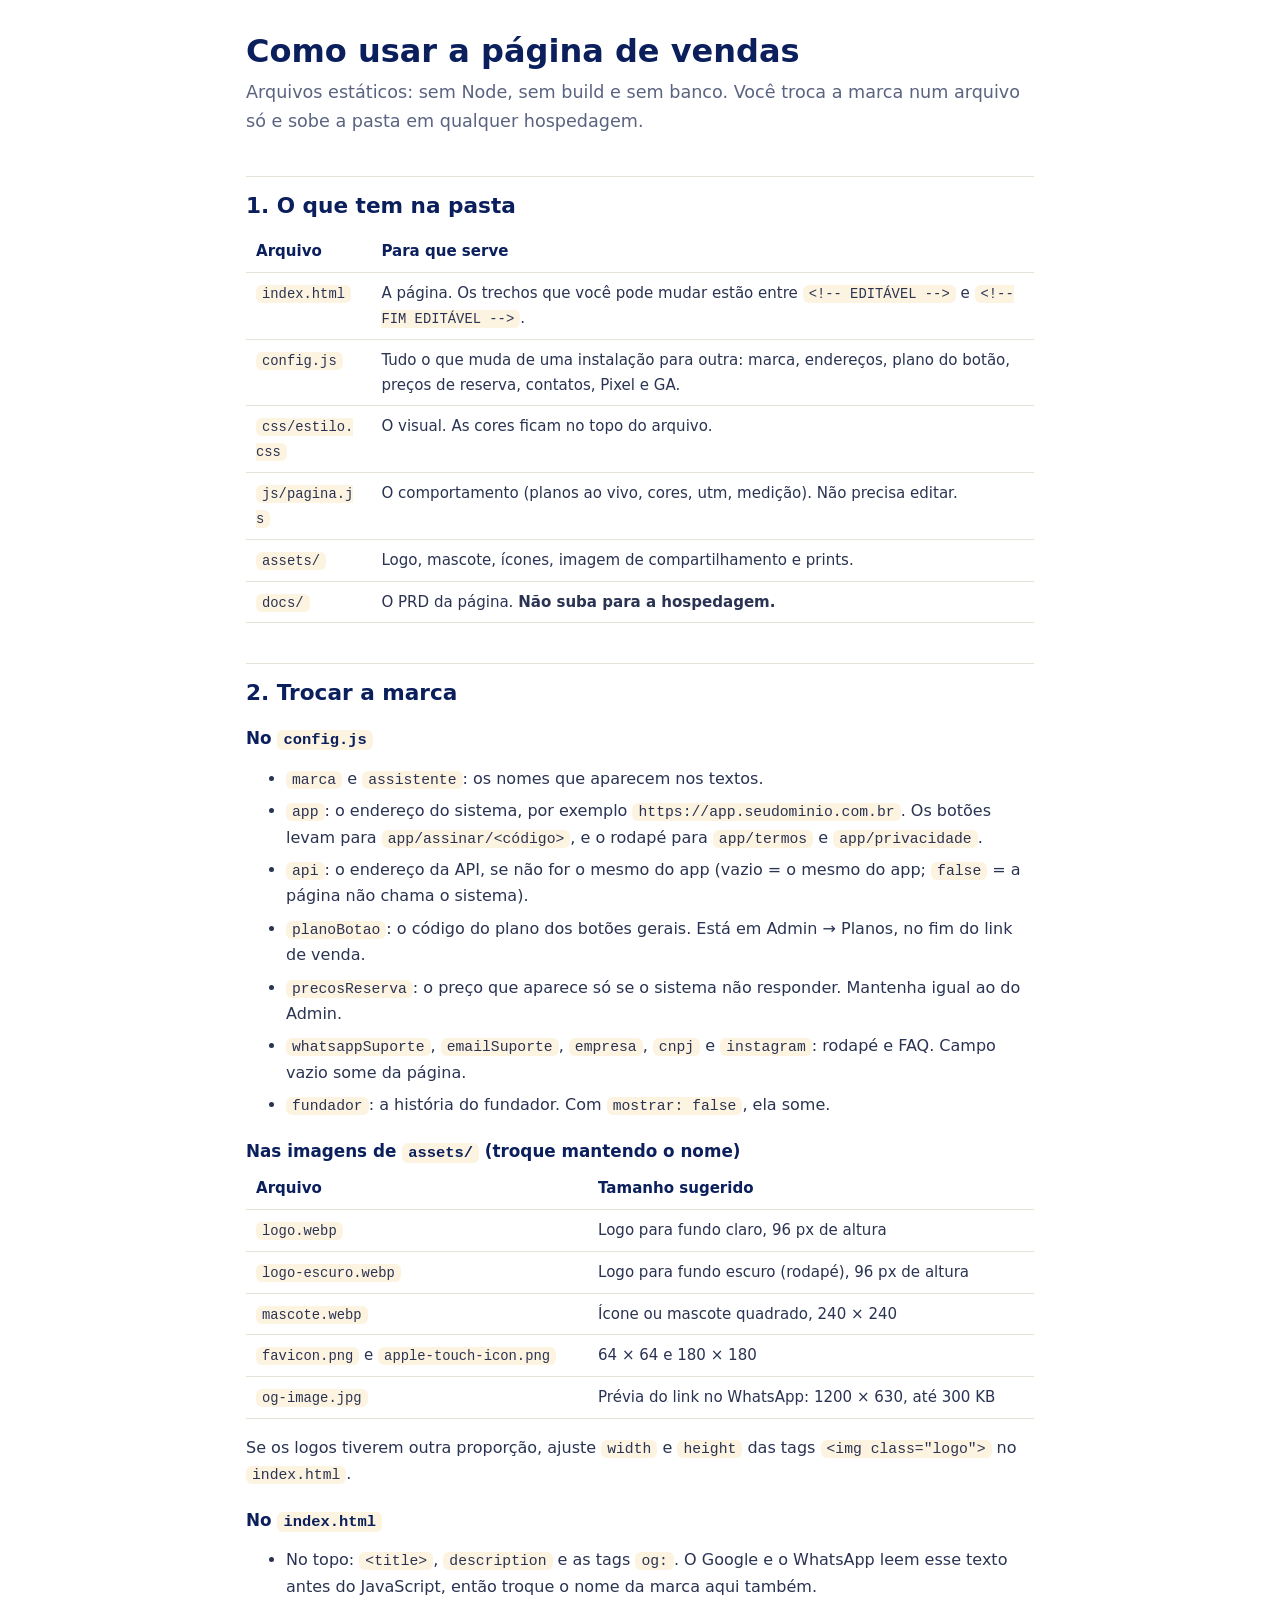
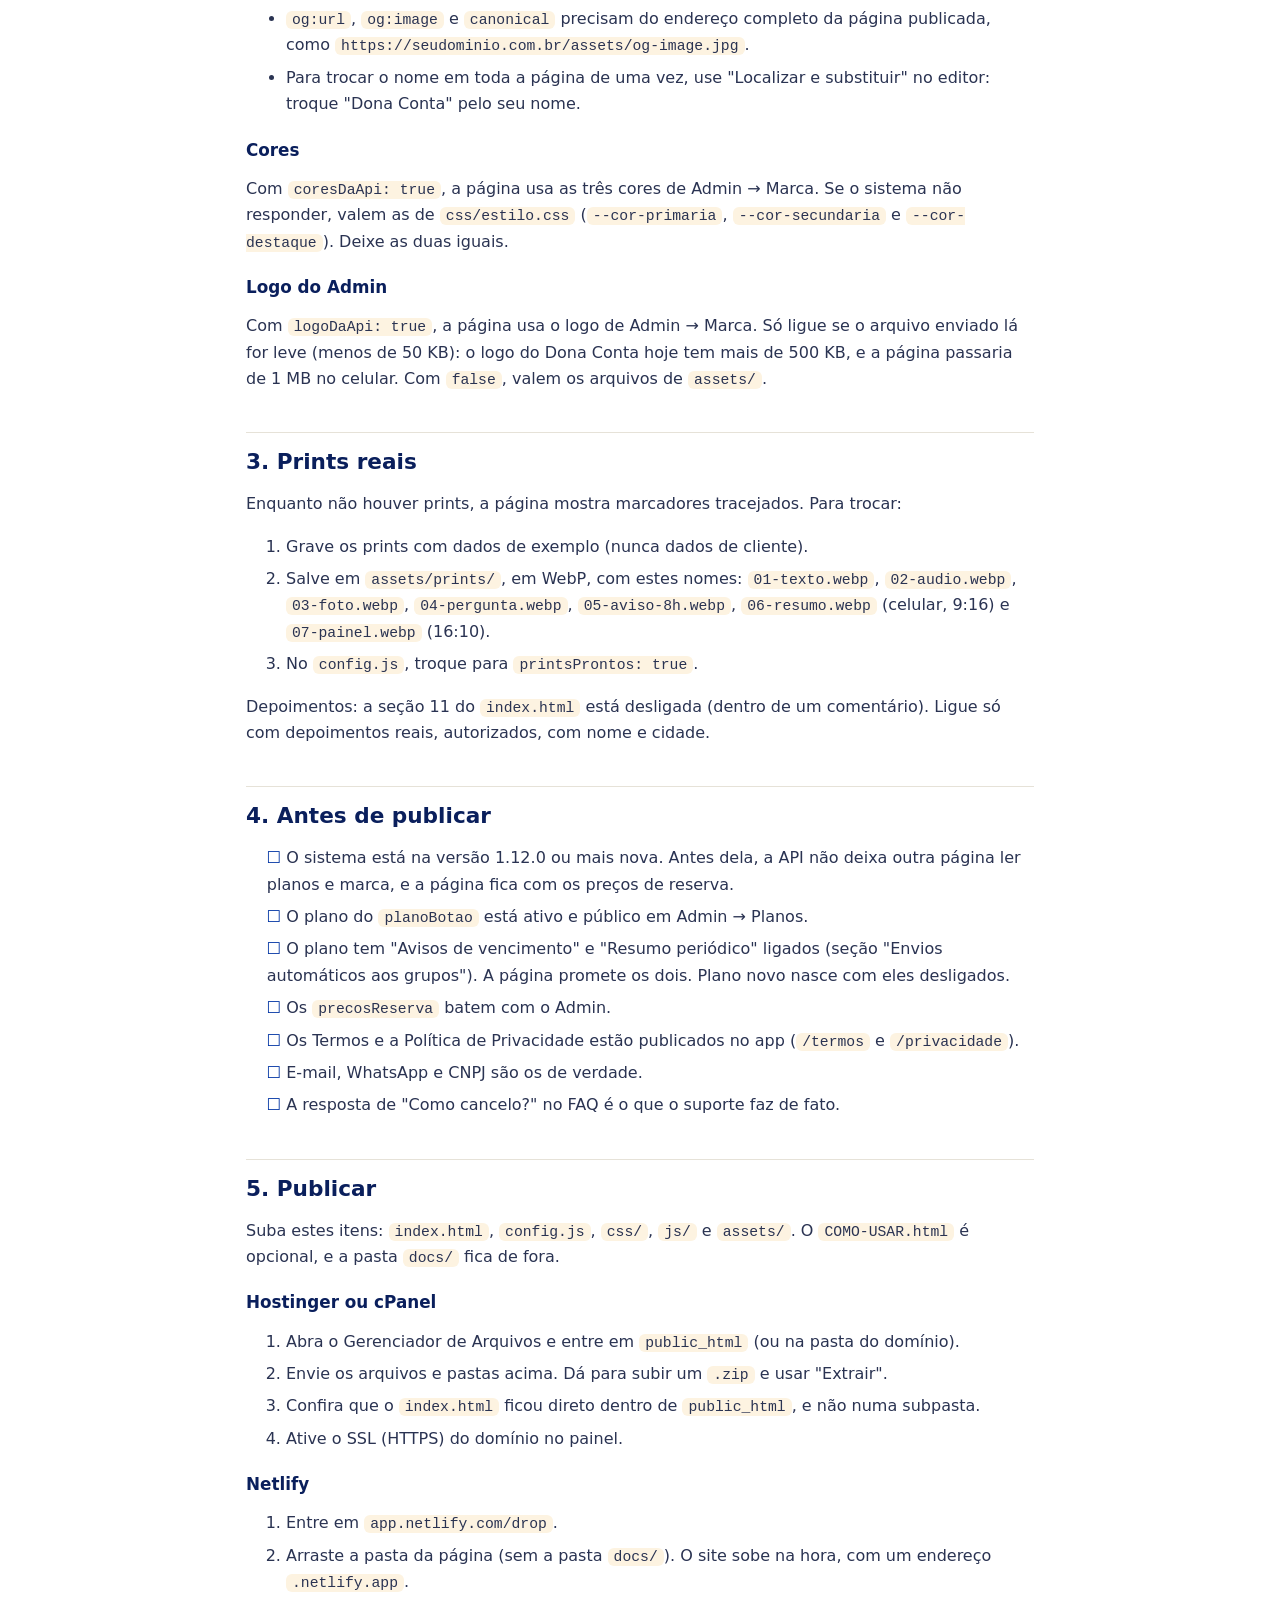
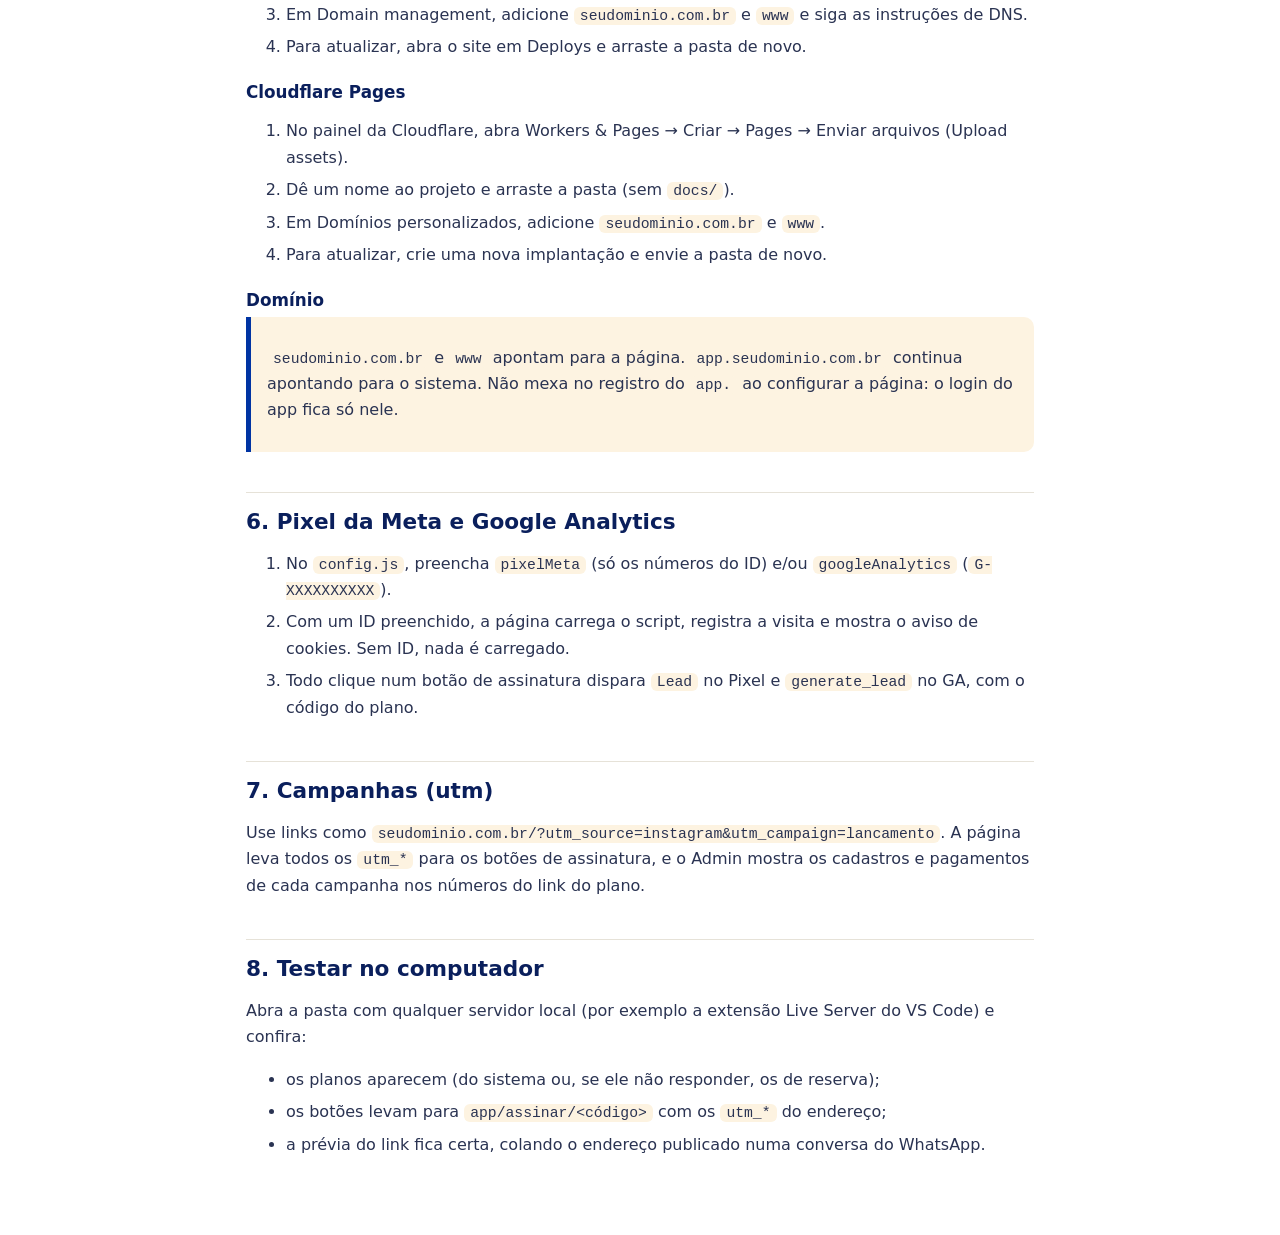
<file: COMO-USAR.html>
<!doctype html>
<html lang="pt-BR">
<head>
  <meta charset="utf-8">
  <meta name="viewport" content="width=device-width, initial-scale=1">
  <meta name="robots" content="noindex">
  <title>Como usar a página de vendas</title>
  <style>
    :root { --azul: #0034a3; --tinta: #0a1f5c; --texto: #2a3352; --suave: #5a6380; --creme: #fdf3e1; --linha: #e6e2d8; --verde: #b8f9d0; }
    * { box-sizing: border-box; }
    body { margin: 0; background: #fff; color: var(--texto); font: 16px/1.65 system-ui, -apple-system, 'Segoe UI', Roboto, Arial, sans-serif; }
    main { max-width: 820px; margin: 0 auto; padding: 32px 16px 64px; }
    h1, h2, h3 { color: var(--tinta); line-height: 1.2; }
    h1 { font-size: 2rem; margin: 0 0 8px; }
    h2 { font-size: 1.35rem; margin: 40px 0 12px; padding-top: 16px; border-top: 1px solid var(--linha); }
    h3 { font-size: 1.05rem; margin: 22px 0 6px; }
    code { background: var(--creme); padding: 1px 6px; border-radius: 6px; font-size: .92em; word-break: break-word; }
    pre { background: var(--tinta); color: #fff; padding: 14px 16px; border-radius: 12px; overflow-x: auto; font-size: .88rem; }
    pre code { background: none; padding: 0; color: inherit; }
    table { width: 100%; border-collapse: collapse; font-size: .94rem; }
    th, td { text-align: left; padding: 8px 10px; border-bottom: 1px solid var(--linha); vertical-align: top; }
    th { color: var(--tinta); }
    .tabela { overflow-x: auto; }
    .aviso { background: var(--creme); border-left: 5px solid var(--azul); padding: 12px 16px; border-radius: 0 10px 10px 0; }
    .lead { color: var(--suave); font-size: 1.1rem; margin-top: 0; }
    ol li, ul li { margin-bottom: 6px; }
    .check li { list-style: none; margin-left: -1.2em; }
    .check li::before { content: '☐ '; color: var(--azul); }
    a { color: var(--azul); }
  </style>
</head>
<body>
<main>
  <h1>Como usar a página de vendas</h1>
  <p class="lead">Arquivos estáticos: sem Node, sem build e sem banco. Você troca a marca num arquivo só e sobe a pasta em qualquer hospedagem.</p>

  <h2>1. O que tem na pasta</h2>
  <div class="tabela"><table>
    <tr><th>Arquivo</th><th>Para que serve</th></tr>
    <tr><td><code>index.html</code></td><td>A página. Os trechos que você pode mudar estão entre <code>&lt;!-- EDITÁVEL --&gt;</code> e <code>&lt;!-- FIM EDITÁVEL --&gt;</code>.</td></tr>
    <tr><td><code>config.js</code></td><td>Tudo o que muda de uma instalação para outra: marca, endereços, plano do botão, preços de reserva, contatos, Pixel e GA.</td></tr>
    <tr><td><code>css/estilo.css</code></td><td>O visual. As cores ficam no topo do arquivo.</td></tr>
    <tr><td><code>js/pagina.js</code></td><td>O comportamento (planos ao vivo, cores, utm, medição). Não precisa editar.</td></tr>
    <tr><td><code>assets/</code></td><td>Logo, mascote, ícones, imagem de compartilhamento e prints.</td></tr>
    <tr><td><code>docs/</code></td><td>O PRD da página. <strong>Não suba para a hospedagem.</strong></td></tr>
  </table></div>

  <h2>2. Trocar a marca</h2>
  <h3>No <code>config.js</code></h3>
  <ul>
    <li><code>marca</code> e <code>assistente</code>: os nomes que aparecem nos textos.</li>
    <li><code>app</code>: o endereço do sistema, por exemplo <code>https://app.seudominio.com.br</code>. Os botões levam para <code>app/assinar/&lt;código&gt;</code>, e o rodapé para <code>app/termos</code> e <code>app/privacidade</code>.</li>
    <li><code>api</code>: o endereço da API, se não for o mesmo do app (vazio = o mesmo do app; <code>false</code> = a página não chama o sistema).</li>
    <li><code>planoBotao</code>: o código do plano dos botões gerais. Está em Admin → Planos, no fim do link de venda.</li>
    <li><code>precosReserva</code>: o preço que aparece só se o sistema não responder. Mantenha igual ao do Admin.</li>
    <li><code>whatsappSuporte</code>, <code>emailSuporte</code>, <code>empresa</code>, <code>cnpj</code> e <code>instagram</code>: rodapé e FAQ. Campo vazio some da página.</li>
    <li><code>fundador</code>: a história do fundador. Com <code>mostrar: false</code>, ela some.</li>
  </ul>

  <h3>Nas imagens de <code>assets/</code> (troque mantendo o nome)</h3>
  <div class="tabela"><table>
    <tr><th>Arquivo</th><th>Tamanho sugerido</th></tr>
    <tr><td><code>logo.webp</code></td><td>Logo para fundo claro, 96 px de altura</td></tr>
    <tr><td><code>logo-escuro.webp</code></td><td>Logo para fundo escuro (rodapé), 96 px de altura</td></tr>
    <tr><td><code>mascote.webp</code></td><td>Ícone ou mascote quadrado, 240 × 240</td></tr>
    <tr><td><code>favicon.png</code> e <code>apple-touch-icon.png</code></td><td>64 × 64 e 180 × 180</td></tr>
    <tr><td><code>og-image.jpg</code></td><td>Prévia do link no WhatsApp: 1200 × 630, até 300 KB</td></tr>
  </table></div>
  <p>Se os logos tiverem outra proporção, ajuste <code>width</code> e <code>height</code> das tags <code>&lt;img class="logo"&gt;</code> no <code>index.html</code>.</p>

  <h3>No <code>index.html</code></h3>
  <ul>
    <li>No topo: <code>&lt;title&gt;</code>, <code>description</code> e as tags <code>og:</code>. O Google e o WhatsApp leem esse texto antes do JavaScript, então troque o nome da marca aqui também.</li>
    <li><code>og:url</code>, <code>og:image</code> e <code>canonical</code> precisam do endereço completo da página publicada, como <code>https://seudominio.com.br/assets/og-image.jpg</code>.</li>
    <li>Para trocar o nome em toda a página de uma vez, use "Localizar e substituir" no editor: troque "Dona Conta" pelo seu nome.</li>
  </ul>

  <h3>Cores</h3>
  <p>Com <code>coresDaApi: true</code>, a página usa as três cores de Admin → Marca. Se o sistema não responder, valem as de <code>css/estilo.css</code> (<code>--cor-primaria</code>, <code>--cor-secundaria</code> e <code>--cor-destaque</code>). Deixe as duas iguais.</p>

  <h3>Logo do Admin</h3>
  <p>Com <code>logoDaApi: true</code>, a página usa o logo de Admin → Marca. Só ligue se o arquivo enviado lá for leve (menos de 50 KB): o logo do Dona Conta hoje tem mais de 500 KB, e a página passaria de 1 MB no celular. Com <code>false</code>, valem os arquivos de <code>assets/</code>.</p>

  <h2>3. Prints reais</h2>
  <p>Enquanto não houver prints, a página mostra marcadores tracejados. Para trocar:</p>
  <ol>
    <li>Grave os prints com dados de exemplo (nunca dados de cliente).</li>
    <li>Salve em <code>assets/prints/</code>, em WebP, com estes nomes: <code>01-texto.webp</code>, <code>02-audio.webp</code>, <code>03-foto.webp</code>, <code>04-pergunta.webp</code>, <code>05-aviso-8h.webp</code>, <code>06-resumo.webp</code> (celular, 9:16) e <code>07-painel.webp</code> (16:10).</li>
    <li>No <code>config.js</code>, troque para <code>printsProntos: true</code>.</li>
  </ol>
  <p>Depoimentos: a seção 11 do <code>index.html</code> está desligada (dentro de um comentário). Ligue só com depoimentos reais, autorizados, com nome e cidade.</p>

  <h2>4. Antes de publicar</h2>
  <ul class="check">
    <li>O sistema está na versão 1.12.0 ou mais nova. Antes dela, a API não deixa outra página ler planos e marca, e a página fica com os preços de reserva.</li>
    <li>O plano do <code>planoBotao</code> está ativo e público em Admin → Planos.</li>
    <li>O plano tem "Avisos de vencimento" e "Resumo periódico" ligados (seção "Envios automáticos aos grupos"). A página promete os dois. Plano novo nasce com eles desligados.</li>
    <li>Os <code>precosReserva</code> batem com o Admin.</li>
    <li>Os Termos e a Política de Privacidade estão publicados no app (<code>/termos</code> e <code>/privacidade</code>).</li>
    <li>E-mail, WhatsApp e CNPJ são os de verdade.</li>
    <li>A resposta de "Como cancelo?" no FAQ é o que o suporte faz de fato.</li>
  </ul>

  <h2>5. Publicar</h2>
  <p>Suba estes itens: <code>index.html</code>, <code>config.js</code>, <code>css/</code>, <code>js/</code> e <code>assets/</code>. O <code>COMO-USAR.html</code> é opcional, e a pasta <code>docs/</code> fica de fora.</p>

  <h3>Hostinger ou cPanel</h3>
  <ol>
    <li>Abra o Gerenciador de Arquivos e entre em <code>public_html</code> (ou na pasta do domínio).</li>
    <li>Envie os arquivos e pastas acima. Dá para subir um <code>.zip</code> e usar "Extrair".</li>
    <li>Confira que o <code>index.html</code> ficou direto dentro de <code>public_html</code>, e não numa subpasta.</li>
    <li>Ative o SSL (HTTPS) do domínio no painel.</li>
  </ol>

  <h3>Netlify</h3>
  <ol>
    <li>Entre em <code>app.netlify.com/drop</code>.</li>
    <li>Arraste a pasta da página (sem a pasta <code>docs/</code>). O site sobe na hora, com um endereço <code>.netlify.app</code>.</li>
    <li>Em Domain management, adicione <code>seudominio.com.br</code> e <code>www</code> e siga as instruções de DNS.</li>
    <li>Para atualizar, abra o site em Deploys e arraste a pasta de novo.</li>
  </ol>

  <h3>Cloudflare Pages</h3>
  <ol>
    <li>No painel da Cloudflare, abra Workers &amp; Pages → Criar → Pages → Enviar arquivos (Upload assets).</li>
    <li>Dê um nome ao projeto e arraste a pasta (sem <code>docs/</code>).</li>
    <li>Em Domínios personalizados, adicione <code>seudominio.com.br</code> e <code>www</code>.</li>
    <li>Para atualizar, crie uma nova implantação e envie a pasta de novo.</li>
  </ol>

  <h3>Domínio</h3>
  <div class="aviso">
    <p><code>seudominio.com.br</code> e <code>www</code> apontam para a página. <code>app.seudominio.com.br</code> continua apontando para o sistema. Não mexa no registro do <code>app.</code> ao configurar a página: o login do app fica só nele.</p>
  </div>

  <h2>6. Pixel da Meta e Google Analytics</h2>
  <ol>
    <li>No <code>config.js</code>, preencha <code>pixelMeta</code> (só os números do ID) e/ou <code>googleAnalytics</code> (<code>G-XXXXXXXXXX</code>).</li>
    <li>Com um ID preenchido, a página carrega o script, registra a visita e mostra o aviso de cookies. Sem ID, nada é carregado.</li>
    <li>Todo clique num botão de assinatura dispara <code>Lead</code> no Pixel e <code>generate_lead</code> no GA, com o código do plano.</li>
  </ol>

  <h2>7. Campanhas (utm)</h2>
  <p>Use links como <code>seudominio.com.br/?utm_source=instagram&amp;utm_campaign=lancamento</code>. A página leva todos os <code>utm_*</code> para os botões de assinatura, e o Admin mostra os cadastros e pagamentos de cada campanha nos números do link do plano.</p>

  <h2>8. Testar no computador</h2>
  <p>Abra a pasta com qualquer servidor local (por exemplo a extensão Live Server do VS Code) e confira:</p>
  <ul>
    <li>os planos aparecem (do sistema ou, se ele não responder, os de reserva);</li>
    <li>os botões levam para <code>app/assinar/&lt;código&gt;</code> com os <code>utm_*</code> do endereço;</li>
    <li>a prévia do link fica certa, colando o endereço publicado numa conversa do WhatsApp.</li>
  </ul>
</main>
</body>
</html>
</file>
<file: css/estilo.css>
/*
 * Estilo da página de vendas.
 * As três cores da marca vêm do sistema (Admin → Marca) quando coresDaApi
 * está ligado no config.js. As de baixo valem quando o sistema não responde.
 */
:root {
  /* EDITÁVEL: cores da marca */
  --cor-primaria: #0034a3;
  --cor-secundaria: #628fea;
  --cor-destaque: #b8f9d0;
  /* FIM EDITÁVEL */

  --sobre-primaria: #ffffff;
  --sobre-destaque: #0a1f5c;
  --tinta: #0a1f5c;
  --texto: #2a3352;
  --texto-suave: #5a6380;
  --fundo: #ffffff;
  --creme: #fdf3e1;
  --linha: #e6e2d8;
  --zap-fundo: #efe7dc;
  --zap-eu: #d9fdd3;

  --fonte-titulo: 'Fraunces', Georgia, 'Times New Roman', serif;
  --fonte-texto: 'Inter', system-ui, -apple-system, 'Segoe UI', Roboto, 'Helvetica Neue', Arial, sans-serif;
  --raio: 16px;
  --sombra: 0 10px 30px rgba(10, 31, 92, 0.12);
}

*, *::before, *::after { box-sizing: border-box; }
html { scroll-behavior: smooth; -webkit-text-size-adjust: 100%; }
body {
  margin: 0;
  background: var(--fundo);
  color: var(--texto);
  font: 17px/1.6 var(--fonte-texto);
  overflow-x: hidden;
}
img { max-width: 100%; height: auto; display: block; }
a { color: var(--cor-primaria); }
h1, h2, h3 { color: var(--tinta); line-height: 1.15; margin: 0 0 0.6em; }
h1, h2 { font-family: var(--fonte-titulo); font-weight: 800; letter-spacing: -0.01em; }
h1 { font-size: clamp(2rem, 7.5vw, 3.4rem); }
h2 { font-size: clamp(1.65rem, 5.6vw, 2.5rem); }
h3 { font-size: 1.1rem; }
p { margin: 0 0 1em; }
[hidden] { display: none !important; }

.i { width: 1.25em; height: 1.25em; fill: none; stroke: currentColor; stroke-width: 2; stroke-linecap: round; stroke-linejoin: round; flex: none; }

.pular { position: absolute; left: -999px; top: 8px; background: var(--tinta); color: #fff; padding: 8px 14px; border-radius: 8px; z-index: 50; }
.pular:focus { left: 8px; }

.caixa { width: 100%; max-width: 1120px; margin: 0 auto; padding: 0 16px; }
.caixa--estreita { max-width: 760px; }
.centro { text-align: center; }
.lead { font-size: 1.15rem; color: var(--texto-suave); }
.centro.lead { max-width: 640px; margin-left: auto; margin-right: auto; }

/* ---------- Botões ---------- */
.btn {
  display: inline-flex; align-items: center; justify-content: center;
  min-height: 48px; padding: 12px 24px; border-radius: 999px;
  font: 700 1rem/1.2 var(--fonte-texto); text-decoration: none; text-align: center;
  border: 0; cursor: pointer; transition: transform .15s ease, filter .15s ease;
}
.btn:hover { filter: brightness(1.08); transform: translateY(-1px); }
.btn:focus-visible { outline: 3px solid var(--cor-secundaria); outline-offset: 3px; }
.btn--primario { background: var(--cor-primaria); color: var(--sobre-primaria); }
.btn--destaque { background: var(--cor-destaque); color: var(--sobre-destaque); }
.btn--grande { min-height: 56px; padding: 16px 32px; font-size: 1.1rem; width: 100%; max-width: 360px; }
.btn--pequeno { min-height: 40px; padding: 8px 18px; font-size: .95rem; }
.cta { margin-top: 24px; }
.cta--centro { display: flex; flex-direction: column; align-items: center; margin-top: 36px; }
.cta__nota { font-size: .92rem; color: var(--texto-suave); margin: 10px 0 0; }
.secao--azul .cta__nota, .secao--final .cta__nota { color: rgba(255, 255, 255, .85); }

/* ---------- Topo ---------- */
.topo { position: sticky; top: 0; z-index: 20; background: rgba(255, 255, 255, .94); backdrop-filter: blur(8px); border-bottom: 1px solid var(--linha); }
.topo__linha { display: flex; align-items: center; justify-content: space-between; height: 60px; }
.topo__marca .logo { height: 36px; width: auto; }
.topo__entrar { font-weight: 700; text-decoration: none; padding: 8px 16px; border: 2px solid var(--cor-primaria); border-radius: 999px; font-size: .95rem; }

/* ---------- Hero ---------- */
.hero { background: var(--creme); padding: 40px 0 56px; overflow: hidden; }
.hero__grade { display: grid; gap: 40px; align-items: center; }
.selo { display: inline-block; background: var(--cor-destaque); color: var(--sobre-destaque); font-weight: 700; font-size: .85rem; padding: 6px 14px; border-radius: 999px; margin-bottom: 18px; }
.hero__sub { font-size: 1.15rem; color: var(--texto); max-width: 560px; }

/* Celular com a conversa de exemplo */
.celular { margin: 0 auto; width: 100%; max-width: 320px; }
.celular__tela { background: var(--zap-fundo); border: 10px solid var(--tinta); border-radius: 36px; overflow: hidden; box-shadow: var(--sombra); }
.celular figcaption { text-align: center; font-size: .8rem; color: var(--texto-suave); margin-top: 10px; }
.zap__topo { display: flex; align-items: center; gap: 10px; background: var(--cor-primaria); color: var(--sobre-primaria); padding: 12px 14px; }
.zap__topo strong { display: block; font-size: .98rem; }
.zap__topo span { font-size: .75rem; opacity: .85; }
.zap__topo span span { opacity: 1; }
.zap__avatar { width: 36px; height: 36px; border-radius: 50%; background: #fff; }
.zap__conversa { display: flex; flex-direction: column; gap: 8px; padding: 14px 12px 18px; font-size: .86rem; line-height: 1.45; }
.bolha { margin: 0; padding: 7px 10px 18px; border-radius: 10px; max-width: 86%; position: relative; background: #fff; color: #1d2433; box-shadow: 0 1px 1px rgba(0, 0, 0, .08); }
.bolha time { position: absolute; right: 8px; bottom: 3px; font-size: .66rem; color: #7b8494; }
.bolha--eu { align-self: flex-end; background: var(--zap-eu); }
.bolha__nome { display: block; font-size: .74rem; color: #b5446e; margin-bottom: 2px; }
.bolha__nome--ela { color: var(--cor-primaria); }
.bolha__nome--outro { color: #1f8a5b; }
.audio { display: inline-flex; align-items: center; gap: 8px; color: #4a5468; }
.audio .i { color: var(--cor-primaria); }
.audio__onda { width: 110px; height: 16px; background: repeating-linear-gradient(90deg, #9aa3b5 0 2px, transparent 2px 5px); -webkit-mask: linear-gradient(#000 0 0) center/100% 40% no-repeat, linear-gradient(#000 0 0) 20% 50%/30% 90% no-repeat, linear-gradient(#000 0 0) 70% 50%/25% 70% no-repeat; mask: linear-gradient(#000 0 0) center/100% 40% no-repeat, linear-gradient(#000 0 0) 20% 50%/30% 90% no-repeat, linear-gradient(#000 0 0) 70% 50%/25% 70% no-repeat; }

/* ---------- Seções ---------- */
.secao { padding: 64px 0; scroll-margin-top: 60px; }
.secao--creme { background: var(--creme); }
.secao--azul { background: var(--cor-primaria); color: var(--sobre-primaria); }
.secao--azul h2, .secao--azul h3 { color: var(--sobre-primaria); }

.sintomas { list-style: none; padding: 0; margin: 28px 0 0; display: grid; gap: 14px; }
.sintomas li { background: var(--creme); border-radius: var(--raio); padding: 20px 22px; font-weight: 600; color: var(--tinta); border-left: 6px solid var(--cor-secundaria); }

.comparacao { display: grid; gap: 16px; margin-top: 28px; }
.comparacao__lado { border-radius: var(--raio); padding: 24px; background: #fff; }
.comparacao__lado ul { list-style: none; padding: 0; margin: 0; display: grid; gap: 10px; }
.comparacao__lado li { display: flex; gap: 10px; align-items: center; }
.comparacao__lado--solo { color: var(--texto-suave); border: 2px dashed #c9c3b5; background: transparent; }
.comparacao__lado--solo h3 { color: var(--texto-suave); }
.comparacao__lado--solo .i { color: #b5446e; }
.comparacao__lado--grupo { background: var(--cor-primaria); color: var(--sobre-primaria); box-shadow: var(--sombra); }
.comparacao__lado--grupo h3 { color: var(--sobre-primaria); font-family: var(--fonte-titulo); font-size: 1.4rem; }
.comparacao__lado--grupo .i { color: var(--cor-destaque); }

.pilares { display: grid; gap: 16px; margin-top: 32px; }
.pilar { background: var(--creme); border-radius: var(--raio); padding: 24px; }
.pilar__icone { display: inline-flex; width: 48px; height: 48px; border-radius: 14px; align-items: center; justify-content: center; background: var(--cor-primaria); color: var(--cor-destaque); margin-bottom: 14px; font-size: 1.2rem; }
.pilar p { margin: 0; }

.fundador { margin: 40px 0 0; display: flex; flex-direction: column; align-items: center; gap: 18px; text-align: center; background: var(--tinta); color: #fff; border-radius: 24px; padding: 32px 22px; }
.fundador__foto { width: 104px; height: 104px; border-radius: 50%; object-fit: cover; background: var(--creme); border: 4px solid var(--cor-destaque); }
.fundador blockquote { margin: 0; }
.fundador blockquote p { font-family: var(--fonte-titulo); font-weight: 800; font-size: clamp(1.2rem, 4.4vw, 1.6rem); line-height: 1.35; margin-bottom: 12px; }
.fundador footer { color: var(--cor-destaque); font-weight: 700; }

.passos { list-style: none; padding: 0; margin: 32px 0 0; display: grid; gap: 16px; counter-reset: passo; }
.passos li { background: rgba(255, 255, 255, .08); border: 1px solid rgba(255, 255, 255, .2); border-radius: var(--raio); padding: 24px; }
.passos__num { display: inline-flex; width: 40px; height: 40px; border-radius: 50%; background: var(--cor-destaque); color: var(--sobre-destaque); font-weight: 800; align-items: center; justify-content: center; margin-bottom: 12px; }
.passos p { margin: 0; opacity: .92; }

/* Prints: carrossel no celular, grade no computador */
.prints { display: grid; grid-auto-flow: column; grid-auto-columns: 78%; gap: 14px; overflow-x: auto; scroll-snap-type: x mandatory; padding: 8px 2px 18px; margin-top: 28px; -webkit-overflow-scrolling: touch; }
.prints:focus-visible { outline: 3px solid var(--cor-secundaria); }
.print { margin: 0; scroll-snap-align: center; }
.print img, .print__marcador { width: 100%; aspect-ratio: 9 / 16; border-radius: 22px; object-fit: cover; }
.print__marcador { display: flex; flex-direction: column; gap: 10px; align-items: center; justify-content: center; text-align: center; padding: 20px; background: repeating-linear-gradient(135deg, var(--creme) 0 14px, #f7ead2 14px 28px); border: 2px dashed #cbbf9f; color: var(--texto-suave); font-weight: 600; font-size: .95rem; }
.print__marcador .i { width: 32px; height: 32px; color: var(--cor-primaria); }
.print figcaption { font-size: .92rem; margin-top: 10px; text-align: center; color: var(--texto); }
.print--largo .print__marcador, .print--largo img { aspect-ratio: 16 / 10; }

.linha-tempo { list-style: none; padding: 0; margin: 28px 0 0; position: relative; }
.linha-tempo::before { content: ''; position: absolute; left: 31px; top: 8px; bottom: 8px; width: 3px; background: var(--cor-secundaria); border-radius: 3px; }
.linha-tempo li { display: grid; grid-template-columns: 64px 1fr; gap: 14px; align-items: start; padding: 10px 0; position: relative; }
.linha-tempo time { background: var(--cor-primaria); color: var(--sobre-primaria); font-weight: 800; border-radius: 999px; text-align: center; padding: 6px 0; font-size: .9rem; position: relative; }
.linha-tempo p { margin: 4px 0 0; }
.msg { display: inline-block; background: #fff; border-radius: 10px; padding: 8px 12px; box-shadow: 0 1px 2px rgba(0, 0, 0, .08); }
.fecho { font-family: var(--fonte-titulo); font-weight: 800; font-size: 1.35rem; color: var(--tinta); margin: 28px 0 0; }

.recursos { display: grid; gap: 14px; margin-top: 32px; grid-template-columns: 1fr; }
.recursos { gap: 10px; }
.recurso { border: 1px solid var(--linha); border-radius: var(--raio); padding: 16px; background: #fff; display: grid; grid-template-columns: 28px 1fr; column-gap: 14px; }
.recurso > .i { width: 28px; height: 28px; color: var(--cor-primaria); grid-row: span 2; }
.recurso h3 { margin-bottom: .3em; }
.recurso p { margin: 0; color: var(--texto-suave); font-size: .98rem; }

.painel { display: grid; gap: 32px; align-items: center; }
.lista-check, .lista-x { list-style: none; padding: 0; margin: 0 0 1em; display: grid; gap: 10px; }
.lista-check li, .lista-x li { display: flex; gap: 10px; align-items: flex-start; }
.lista-check .i { color: #1f8a5b; margin-top: 3px; }
.lista-x .i { color: #b5446e; margin-top: 3px; }
.secao--azul .lista-check .i { color: var(--cor-destaque); }
.painel__app { display: flex; gap: 10px; align-items: center; font-weight: 700; color: var(--tinta); }

.para-quem { display: grid; gap: 16px; }
.para-quem__lado { border-radius: var(--raio); padding: 26px; background: var(--creme); }
.para-quem__lado--nao { background: #fff; border: 2px dashed #d9d2c2; }
.para-quem { margin-top: 32px; }
.para-quem h3 { font-size: 1.6rem; }

/* ---------- Oferta ---------- */
.oferta { display: grid; gap: 24px; margin-top: 32px; align-items: start; }
.pilha { background: rgba(255, 255, 255, .08); border: 1px solid rgba(255, 255, 255, .2); border-radius: var(--raio); padding: 24px; }
.pilha .lista-check { margin: 0; }
.ciclos { display: flex; flex-wrap: wrap; gap: 6px; background: rgba(255, 255, 255, .12); padding: 5px; border-radius: 999px; margin-bottom: 16px; justify-content: center; }
.ciclos button { flex: 1 1 auto; min-height: 40px; border: 0; border-radius: 999px; padding: 6px 12px; background: transparent; color: var(--sobre-primaria); font: 700 .9rem var(--fonte-texto); cursor: pointer; }
.ciclos button[aria-checked='true'] { background: #fff; color: var(--tinta); }
.planos { display: grid; gap: 16px; }
.plano { background: #fff; color: var(--texto); border-radius: 22px; padding: 28px 24px; position: relative; box-shadow: var(--sombra); }
.plano--destaque { outline: 4px solid var(--cor-destaque); }
.plano__selo { position: absolute; top: -14px; left: 24px; background: var(--cor-destaque); color: var(--sobre-destaque); font-weight: 800; font-size: .8rem; padding: 5px 12px; border-radius: 999px; }
.plano h3 { font-family: var(--fonte-titulo); font-size: 1.6rem; margin-bottom: .2em; color: var(--tinta); }
.plano__desc { color: var(--texto-suave); font-size: .96rem; }
.plano__preco { display: flex; align-items: baseline; gap: 6px; flex-wrap: wrap; margin: 10px 0 2px; color: var(--tinta); }
.plano__valor { font-family: var(--fonte-titulo); font-weight: 800; font-size: 2.6rem; line-height: 1; }
.plano__ciclo { color: var(--texto-suave); }
.plano__extra { font-size: .92rem; color: var(--texto-suave); margin: 4px 0 0; }
.plano__economia { display: inline-block; background: #e3f8ec; color: #136140; font-weight: 700; font-size: .85rem; padding: 3px 10px; border-radius: 999px; margin-top: 8px; }
.plano__gratis { font-weight: 800; color: #136140; margin: 12px 0 0; }
.plano .lista-check { margin: 18px 0 0; font-size: .95rem; }
.secao--azul .plano .lista-check .i { color: #1f8a5b; }
.plano .btn { width: 100%; margin-top: 20px; }
.ancora { text-align: center; font-weight: 700; margin: 16px 0 0; }
.planos__nota { text-align: center; font-size: .92rem; opacity: .9; margin: 14px 0 0; }
.garantia { display: flex; gap: 12px; align-items: flex-start; max-width: 760px; margin: 32px auto 0; font-size: .95rem; background: rgba(255, 255, 255, .08); border-radius: var(--raio); padding: 18px 20px; }
.garantia .i { color: var(--cor-destaque); margin-top: 2px; }
.garantia a, .secao--azul a:not(.btn) { color: #fff; }

/* ---------- FAQ ---------- */
.faq { display: grid; gap: 10px; margin-top: 20px; }
.faq details { border: 1px solid var(--linha); border-radius: 14px; background: #fff; }
.faq summary { cursor: pointer; list-style: none; padding: 18px 48px 18px 20px; font-weight: 700; color: var(--tinta); position: relative; }
.faq summary::-webkit-details-marker { display: none; }
.faq summary::after { content: '+'; position: absolute; right: 20px; top: 50%; transform: translateY(-50%); font-size: 1.5rem; color: var(--cor-primaria); }
.faq details[open] summary::after { content: '−'; }
.faq details p { padding: 0 20px 18px; margin: 0; color: var(--texto-suave); }

/* ---------- Final e rodapé ---------- */
.secao--final { background: var(--tinta); color: #fff; }
.secao--final h2 { color: #fff; }
.final__mascote { margin: 0 auto 16px; width: 104px; height: 104px; }
.rodape { background: #061440; color: rgba(255, 255, 255, .8); padding: 40px 0 120px; font-size: .92rem; }
.rodape__grade { display: grid; gap: 18px; }
.rodape .logo { height: 34px; width: auto; }
.rodape a { color: #fff; }
.rodape__links { display: flex; flex-wrap: wrap; gap: 8px 20px; }
.rodape__empresa { display: flex; flex-wrap: wrap; gap: 6px 18px; margin: 0; }

/* ---------- Botão fixo (celular) ---------- */
.barra-fixa { position: fixed; left: 0; right: 0; bottom: 0; z-index: 30; padding: 10px 16px calc(10px + env(safe-area-inset-bottom)); background: rgba(255, 255, 255, .96); border-top: 1px solid var(--linha); transform: translateY(110%); transition: transform .25s ease; }
.barra-fixa .btn { width: 100%; }
.barra-fixa.visivel { transform: none; }

/* ---------- Cookies ---------- */
.cookies { position: fixed; left: 16px; right: 16px; bottom: 84px; z-index: 40; background: var(--tinta); color: #fff; padding: 16px; border-radius: 14px; box-shadow: var(--sombra); display: flex; flex-direction: column; gap: 10px; max-width: 520px; margin: 0 auto; font-size: .9rem; }
.cookies p { margin: 0; }
.cookies a { color: var(--cor-destaque); }

/* ---------- Telas maiores ---------- */
@media (min-width: 640px) {
  .sintomas, .pilares, .passos { grid-template-columns: repeat(3, 1fr); }
  .comparacao, .para-quem { grid-template-columns: 1fr 1fr; }
  .recursos { grid-template-columns: repeat(2, 1fr); gap: 14px; }
  .recurso { display: block; padding: 20px; }
  .recurso > .i { margin-bottom: 10px; }
  .fundador { flex-direction: row; text-align: left; padding: 36px 40px; }
  .rodape__grade { grid-template-columns: auto 1fr; align-items: center; }
  .rodape__empresa { grid-column: 1 / -1; }
}
@media (min-width: 900px) {
  body { font-size: 18px; }
  .secao { padding: 96px 0; }
  .hero { padding: 72px 0 88px; }
  .hero__grade { grid-template-columns: 1.15fr .85fr; gap: 56px; }
  .btn--grande { width: auto; }
  .hero .cta { display: flex; flex-direction: column; align-items: flex-start; }
  .celular { max-width: 340px; }
  .recursos { grid-template-columns: repeat(3, 1fr); }
  .prints { grid-auto-flow: row; grid-template-columns: repeat(3, 1fr); grid-auto-columns: auto; overflow: visible; }
  .painel { grid-template-columns: .9fr 1.1fr; }
  .oferta { grid-template-columns: .8fr 1.2fr; }
  .rodape { padding-bottom: 40px; }
  .barra-fixa { display: none; }
  .cookies { bottom: 16px; flex-direction: row; align-items: center; }
}

@media (prefers-reduced-motion: reduce) {
  html { scroll-behavior: auto; }
  .btn, .barra-fixa { transition: none; }
}

/* ==========================================================================
   Atualização visual 2026
   Linguagem: azul profundo, luz menta, superfícies translúcidas e movimento
   progressivo. As regras abaixo mantêm toda a estrutura e integrações acima.
   ========================================================================== */

:root {
  --tinta: #071638;
  --texto: #24304f;
  --texto-suave: #64708f;
  --fundo: #f8faff;
  --creme: #eef3ff;
  --linha: rgba(19, 51, 116, .12);
  --fonte-texto: 'Inter', system-ui, -apple-system, 'Segoe UI', sans-serif;
  --fonte-titulo: 'Inter', system-ui, -apple-system, 'Segoe UI', sans-serif;
  --raio: 24px;
  --sombra: 0 24px 70px rgba(7, 22, 56, .13);
}

html { scroll-padding-top: 78px; }
body {
  background:
    radial-gradient(circle at 7% 18%, rgba(98, 143, 234, .08), transparent 24rem),
    var(--fundo);
  font-size: 16px;
  letter-spacing: -.01em;
}

::selection { background: var(--cor-destaque); color: var(--sobre-destaque); }
.caixa { max-width: 1180px; padding-inline: 20px; }
.caixa--estreita { max-width: 800px; }
h1, h2, h3 { letter-spacing: -.035em; }
h1 { font-size: clamp(2.65rem, 4.9vw, 4.15rem); line-height: 1.02; }
h2 { font-size: clamp(2rem, 4.6vw, 3.7rem); line-height: 1.04; }
h3 { font-size: 1.12rem; }
.lead { font-size: clamp(1.05rem, 2vw, 1.24rem); line-height: 1.75; }

.progresso-leitura {
  position: fixed;
  inset: 0 0 auto;
  z-index: 100;
  height: 3px;
  pointer-events: none;
  transform: scaleX(0);
  transform-origin: left;
  background: linear-gradient(90deg, var(--cor-secundaria), var(--cor-destaque));
  box-shadow: 0 0 18px var(--cor-destaque);
}

/* Topo em vidro escuro */
.topo {
  background: rgba(5, 17, 43, .96);
  border-color: rgba(255, 255, 255, .09);
  backdrop-filter: blur(18px) saturate(145%);
  transition: background .25s ease, box-shadow .25s ease;
}
.topo--rolado { background: rgba(5, 17, 43, .99); box-shadow: 0 12px 38px rgba(0, 0, 0, .18); }
.topo__linha { height: 74px; }
.topo__marca .logo { height: 40px; }
.topo__entrar {
  color: #fff;
  border: 1px solid rgba(184, 249, 208, .55);
  background: rgba(184, 249, 208, .08);
  padding: 10px 20px;
  transition: color .2s ease, background .2s ease, transform .2s ease;
}
.topo__entrar:hover { color: var(--sobre-destaque); background: var(--cor-destaque); transform: translateY(-2px); }

/* Hero imersivo */
.hero {
  position: relative;
  isolation: isolate;
  min-height: min(850px, calc(100svh - 74px));
  display: flex;
  align-items: center;
  color: rgba(255, 255, 255, .86);
  padding: 72px 0 88px;
  background:
    radial-gradient(circle at var(--foco-x, 82%) var(--foco-y, 28%), rgba(70, 147, 255, .24), transparent 29%),
    radial-gradient(circle at 10% 90%, rgba(184, 249, 208, .12), transparent 30%),
    linear-gradient(145deg, #06112d 0%, #071b48 52%, #04255d 100%);
}
.hero::before {
  content: '';
  position: absolute;
  inset: 0;
  z-index: -1;
  opacity: .32;
  background-image:
    linear-gradient(rgba(255, 255, 255, .045) 1px, transparent 1px),
    linear-gradient(90deg, rgba(255, 255, 255, .045) 1px, transparent 1px);
  background-size: 52px 52px;
  -webkit-mask-image: linear-gradient(to bottom, #000, transparent 85%);
  mask-image: linear-gradient(to bottom, #000, transparent 85%);
}
.hero::after {
  content: '';
  position: absolute;
  z-index: -1;
  width: 520px;
  height: 520px;
  right: -170px;
  bottom: -310px;
  border: 1px solid rgba(184, 249, 208, .18);
  border-radius: 50%;
  box-shadow: 0 0 0 85px rgba(184, 249, 208, .025), 0 0 0 170px rgba(184, 249, 208, .018);
}
.hero__grade { position: relative; z-index: 1; gap: 64px; }
.hero__texto { max-width: 700px; }
.hero h1 { color: #fff; margin-bottom: .32em; text-wrap: balance; }
.hero h1 span {
  display: block;
  color: var(--cor-destaque);
  background: linear-gradient(105deg, #fff 0%, var(--cor-destaque) 32%, #84d5ff 100%);
  -webkit-background-clip: text;
  background-clip: text;
  -webkit-text-fill-color: transparent;
}
.hero__sub { max-width: 650px; color: rgba(255, 255, 255, .74); font-size: clamp(1.04rem, 1.7vw, 1.22rem); line-height: 1.75; }
.selo {
  color: var(--cor-destaque);
  background: rgba(184, 249, 208, .08);
  border: 1px solid rgba(184, 249, 208, .28);
  box-shadow: inset 0 0 24px rgba(184, 249, 208, .04), 0 0 30px rgba(184, 249, 208, .05);
  letter-spacing: .1em;
  text-transform: uppercase;
  font-size: .72rem;
  padding: 8px 14px;
}
.selo::before { content: ''; display: inline-block; width: 6px; height: 6px; margin-right: 8px; border-radius: 50%; background: currentColor; box-shadow: 0 0 12px currentColor; vertical-align: 1px; }
.hero .cta { margin-top: 30px; }
.hero .cta__nota { color: rgba(255, 255, 255, .58); }
.hero__provas { list-style: none; padding: 0; margin: 26px 0 0; display: flex; flex-wrap: wrap; gap: 10px 20px; color: rgba(255, 255, 255, .68); font-size: .82rem; font-weight: 600; }
.hero__provas li::before { content: '\2713'; color: var(--cor-destaque); margin-right: 7px; font-weight: 800; }

.btn {
  border-radius: 14px;
  min-height: 50px;
  position: relative;
  overflow: hidden;
  transition: transform .22s ease, filter .22s ease, box-shadow .22s ease;
}
.btn::after { content: '\2192'; margin-left: 12px; transition: transform .2s ease; }
.btn:hover { transform: translateY(-3px); box-shadow: 0 16px 34px rgba(7, 22, 56, .18); }
.btn:hover::after { transform: translateX(4px); }
.btn--primario { box-shadow: 0 12px 34px color-mix(in srgb, var(--cor-primaria) 34%, transparent); }
.hero .btn--primario {
  background: linear-gradient(115deg, var(--cor-destaque), #72e7ff);
  color: var(--sobre-destaque);
  box-shadow: 0 16px 42px rgba(93, 226, 218, .2), inset 0 1px rgba(255, 255, 255, .75);
}

/* Demonstração viva do grupo */
.celular { position: relative; max-width: 350px; filter: drop-shadow(0 38px 55px rgba(0, 0, 0, .34)); }
.celular::before {
  content: '';
  position: absolute;
  inset: 9% -18% 4%;
  z-index: -1;
  border-radius: 50%;
  background: radial-gradient(circle, rgba(90, 171, 255, .32), rgba(184, 249, 208, .08) 45%, transparent 70%);
  filter: blur(10px);
}
.celular::after {
  content: 'online agora';
  position: absolute;
  right: -16px;
  top: 19%;
  padding: 7px 11px;
  color: var(--cor-destaque);
  background: rgba(5, 17, 43, .86);
  border: 1px solid rgba(184, 249, 208, .25);
  border-radius: 999px;
  backdrop-filter: blur(12px);
  font: 700 .66rem/1 var(--fonte-texto);
  letter-spacing: .06em;
  text-transform: uppercase;
  box-shadow: 0 12px 26px rgba(0, 0, 0, .22);
}
.celular__tela { border: 7px solid rgba(255, 255, 255, .92); border-radius: 34px; box-shadow: inset 0 0 0 1px rgba(7, 22, 56, .18); }
.celular figcaption { color: rgba(255, 255, 255, .5); }
.zap__topo { background: linear-gradient(120deg, var(--cor-primaria), #1456d5); padding: 14px 16px; }
.zap__conversa { padding: 16px 13px 20px; gap: 10px; }
.bolha { box-shadow: 0 5px 16px rgba(7, 22, 56, .08); }

/* Ritmo e superfícies */
.secao { position: relative; padding: 82px 0; scroll-margin-top: 74px; }
.secao--creme { background: linear-gradient(155deg, #f0f4ff, #fbfcff 72%); }
.secao--azul {
  isolation: isolate;
  overflow: hidden;
  background:
    radial-gradient(circle at 87% 12%, rgba(90, 171, 255, .28), transparent 28rem),
    radial-gradient(circle at 8% 88%, rgba(184, 249, 208, .12), transparent 25rem),
    #081a45;
}
.secao--azul::before {
  content: '';
  position: absolute;
  inset: 0;
  z-index: -1;
  background-image: linear-gradient(rgba(255,255,255,.035) 1px, transparent 1px), linear-gradient(90deg, rgba(255,255,255,.035) 1px, transparent 1px);
  background-size: 56px 56px;
  -webkit-mask-image: linear-gradient(90deg, transparent, #000 40%, transparent);
  mask-image: linear-gradient(90deg, transparent, #000 40%, transparent);
}

.sintomas li, .pilar, .recurso, .para-quem__lado, .faq details, .comparacao__lado, .print__marcador {
  border: 1px solid rgba(19, 51, 116, .11);
  box-shadow: 0 18px 50px rgba(7, 22, 56, .065);
  transition: transform .28s ease, box-shadow .28s ease, border-color .28s ease;
}
.sintomas li:hover, .pilar:hover, .recurso:hover, .para-quem__lado:hover, .comparacao__lado:hover {
  transform: translateY(-6px);
  border-color: rgba(0, 52, 163, .25);
  box-shadow: 0 26px 65px rgba(7, 22, 56, .12);
}
.sintomas { gap: 18px; margin-top: 38px; counter-reset: sintoma; }
.sintomas li { counter-increment: sintoma; position: relative; padding: 28px 26px 28px 72px; border-left: 1px solid rgba(19, 51, 116, .11); background: rgba(255,255,255,.78); backdrop-filter: blur(12px); }
.sintomas li::before { content: '0' counter(sintoma); position: absolute; left: 24px; top: 27px; color: var(--cor-primaria); font-weight: 800; font-size: .74rem; letter-spacing: .08em; }

.comparacao { gap: 22px; margin-top: 40px; }
.comparacao__lado { padding: 32px; }
.comparacao__lado--solo { border: 1px solid rgba(19, 51, 116, .16); background: rgba(255,255,255,.48); }
.comparacao__lado--grupo { position: relative; overflow: hidden; background: linear-gradient(145deg, var(--cor-primaria), #0c56dd); }
.comparacao__lado--grupo::after { content: ''; position: absolute; width: 180px; height: 180px; right: -80px; top: -90px; border-radius: 50%; background: rgba(184,249,208,.16); filter: blur(4px); }
.comparacao__lado li { padding-block: 5px; }

.pilares { gap: 20px; margin-top: 42px; }
.pilar { padding: 30px; background: rgba(255,255,255,.82); }
.pilar__icone { width: 54px; height: 54px; border-radius: 17px; box-shadow: 0 12px 28px rgba(0,52,163,.18); }
.fundador { position: relative; overflow: hidden; border: 1px solid rgba(255,255,255,.1); background: linear-gradient(135deg, #071638, #0e327b); box-shadow: var(--sombra); }
.fundador::after { content: '\201C'; position: absolute; right: 24px; top: -42px; color: rgba(184,249,208,.1); font: 800 13rem/1 Georgia, serif; }
.fundador blockquote { position: relative; z-index: 1; }
.fundador blockquote p { font-family: 'Fraunces', Georgia, serif; }

.passos { gap: 18px; }
.passos li { position: relative; overflow: hidden; padding: 30px; border-color: rgba(255,255,255,.13); background: rgba(255,255,255,.075); backdrop-filter: blur(10px); transition: transform .28s ease, background .28s ease; }
.passos li:hover { transform: translateY(-6px); background: rgba(255,255,255,.12); }
.passos__num { background: rgba(184,249,208,.12); color: var(--cor-destaque); border: 1px solid rgba(184,249,208,.34); }

.prints { gap: 20px; }
.print img, .print__marcador { border-radius: 26px; }
.print__marcador { background: linear-gradient(145deg, rgba(255,255,255,.95), #edf3ff); border: 1px solid rgba(19,51,116,.12); }
.print__marcador .i { width: 40px; height: 40px; padding: 9px; border-radius: 12px; background: rgba(0,52,163,.08); }
.print figcaption { color: var(--texto-suave); }

.linha-tempo::before { width: 2px; background: linear-gradient(var(--cor-secundaria), var(--cor-destaque)); }
.linha-tempo li { padding: 13px 0; }
.linha-tempo time { box-shadow: 0 8px 22px rgba(0,52,163,.18); }
.msg { border: 1px solid rgba(19,51,116,.09); border-radius: 14px; box-shadow: 0 10px 28px rgba(7,22,56,.08); }
.fecho { font-family: var(--fonte-titulo); font-size: clamp(1.35rem, 2.5vw, 1.8rem); }

.recursos { gap: 16px; margin-top: 42px; }
.recurso { padding: 24px; border-radius: 20px; background: rgba(255,255,255,.86); }
.recurso > .i { width: 32px; height: 32px; padding: 6px; border-radius: 10px; background: rgba(0,52,163,.075); }
.painel { gap: 54px; }
.painel .print--largo { padding: 10px; border: 1px solid rgba(19,51,116,.1); border-radius: 30px; background: rgba(255,255,255,.68); box-shadow: var(--sombra); }
.painel__app { color: var(--cor-primaria); }
.para-quem { gap: 22px; }
.para-quem__lado { padding: 34px; background: rgba(255,255,255,.75); }
.para-quem__lado--nao { border-style: solid; }

/* Oferta e FAQ */
.oferta { gap: 34px; }
.pilha, .garantia { border-color: rgba(255,255,255,.14); background: rgba(255,255,255,.07); backdrop-filter: blur(12px); }
.plano { border: 1px solid rgba(255,255,255,.55); border-radius: 28px; padding: 34px 30px; box-shadow: 0 32px 80px rgba(0,0,0,.22); }
.plano--destaque { outline: 2px solid var(--cor-destaque); }
.plano__valor { font-family: 'Fraunces', Georgia, serif; }
.ciclos { border: 1px solid rgba(255,255,255,.1); }
.ciclos button { transition: background .2s ease, color .2s ease; }
.faq { gap: 12px; margin-top: 28px; }
.faq details { overflow: clip; border-radius: 18px; background: rgba(255,255,255,.86); }
.faq details[open] { border-color: rgba(0,52,163,.24); box-shadow: 0 18px 42px rgba(7,22,56,.08); }
.faq summary { padding: 22px 58px 22px 24px; }
.faq summary::after { right: 24px; width: 30px; height: 30px; display: grid; place-items: center; border-radius: 50%; background: rgba(0,52,163,.07); font-size: 1.15rem; }
.faq details p { padding: 0 24px 24px; line-height: 1.75; }

.secao--final { position: relative; overflow: hidden; background: linear-gradient(145deg, #040d24, #08245e); }
.secao--final::before { content: ''; position: absolute; width: 420px; height: 420px; left: 50%; top: 50%; translate: -50% -50%; border-radius: 50%; background: rgba(184,249,208,.09); filter: blur(80px); pointer-events: none; }
.secao--final .caixa { position: relative; }
.final__mascote { filter: drop-shadow(0 18px 24px rgba(0,0,0,.28)); }
.rodape { background: #040b1e; }
.barra-fixa { background: rgba(248,250,255,.9); backdrop-filter: blur(16px); box-shadow: 0 -14px 32px rgba(7,22,56,.1); }
.cookies { border: 1px solid rgba(255,255,255,.14); backdrop-filter: blur(16px); }
.cookies .btn::after { display: none; }

/* Entrada e revelação progressiva */
.js .hero__texto > *, .js .celular { opacity: 0; transform: translateY(22px); }
.pagina-pronta .hero__texto > *, .pagina-pronta .celular { opacity: 1; transform: none; transition: opacity .7s ease, transform .8s cubic-bezier(.2,.7,.2,1); }
.pagina-pronta .hero__texto > :nth-child(1) { transition-delay: .05s; }
.pagina-pronta .hero__texto > :nth-child(2) { transition-delay: .13s; }
.pagina-pronta .hero__texto > :nth-child(3) { transition-delay: .21s; }
.pagina-pronta .hero__texto > :nth-child(4) { transition-delay: .29s; }
.pagina-pronta .hero__texto > :nth-child(5) { transition-delay: .36s; }
.pagina-pronta .celular { transition-delay: .26s; }
.pagina-pronta .bolha { animation: mensagem-entra .55s both cubic-bezier(.2,.75,.2,1); }
.pagina-pronta .bolha:nth-child(1) { animation-delay: .72s; }
.pagina-pronta .bolha:nth-child(2) { animation-delay: .9s; }
.pagina-pronta .bolha:nth-child(3) { animation-delay: 1.08s; }
.pagina-pronta .bolha:nth-child(4) { animation-delay: 1.26s; }
.revelar { opacity: 0; transform: translateY(34px); transition: opacity .7s ease var(--atraso, 0ms), transform .75s cubic-bezier(.2,.75,.2,1) var(--atraso, 0ms); }
.revelar.revelado { opacity: 1; transform: none; }
/* Fora da tela, as animações em loop esperam: voltam de onde pararam. */
.em-pausa, .em-pausa::before, .em-pausa::after,
.em-pausa *, .em-pausa *::before, .em-pausa *::after { animation-play-state: paused !important; }

@keyframes mensagem-entra { from { opacity: 0; transform: translateY(12px) scale(.97); } to { opacity: 1; transform: none; } }
@keyframes celular-flutua { 0%, 100% { translate: 0 0; } 50% { translate: 0 -9px; } }

@media (min-width: 900px) {
  body { font-size: 17px; }
  .hero { padding-block: 62px 78px; }
  .hero__grade { grid-template-columns: 1.35fr .65fr; }
  .celular { animation: celular-flutua 6s ease-in-out 1.6s infinite; }
  .secao { padding: 118px 0; }
  .recursos { grid-template-columns: repeat(3, 1fr); }
}

@media (max-width: 899px) {
  .hero { min-height: auto; padding-top: 56px; }
  .hero__texto { text-align: center; margin-inline: auto; }
  .hero__sub { margin-inline: auto; }
  .hero .cta { align-items: center; }
  .hero__provas { justify-content: center; }
  .celular { margin-top: 12px; }
}

/* Com 2 colunas, o último recurso de uma lista ímpar ocupa a linha toda. */
@media (min-width: 640px) and (max-width: 899px) {
  .recurso:last-child:nth-child(odd) { grid-column: 1 / -1; }
}

@media (max-width: 639px) {
  .topo__linha { height: 66px; }
  .topo__marca .logo { height: 32px; }
  .topo__entrar { padding: 8px 14px; font-size: .85rem; }
  .hero { padding: 48px 0 72px; }
  h1 { font-size: clamp(2.45rem, 12vw, 3.5rem); }
  h2 { font-size: clamp(1.9rem, 9vw, 2.65rem); }
  .hero__provas { display: grid; gap: 8px; }
  .celular { max-width: 310px; }
  .celular::after { right: -8px; }
  .secao { padding: 76px 0; }
  .sintomas li { padding: 24px 22px 24px 64px; }
  .sintomas li::before { left: 21px; top: 24px; }
  .fundador { border-radius: 26px; }
}

@media (prefers-reduced-motion: reduce) {
  *, *::before, *::after { scroll-behavior: auto !important; animation-duration: .01ms !important; animation-iteration-count: 1 !important; transition-duration: .01ms !important; }
  .hero__texto > *, .celular, .revelar { opacity: 1 !important; transform: none !important; translate: none !important; }
}

/* ==========================================================================
   Demonstração animada no celular
   Uma sequência contínua de áudio, resposta, alertas e registro de receita.
   ========================================================================== */

.hero {
  background-size: 145% 145%, 130% 130%, 100% 100%;
  animation: hero-iluminado 13s ease-in-out infinite;
}

.hero__grade::after {
  content: '';
  position: absolute;
  z-index: -1;
  right: -3%;
  top: 7%;
  width: 46%;
  aspect-ratio: 1;
  border-radius: 50%;
  background: radial-gradient(circle, rgba(87, 191, 255, .28), rgba(184, 249, 208, .13) 34%, transparent 68%);
  filter: blur(28px);
  animation: luz-orbita 7s ease-in-out infinite;
  pointer-events: none;
}

.celular--demo {
  width: min(100%, 380px);
  max-width: 380px;
  z-index: 2;
  filter: none;
  isolation: isolate;
}

.celular--demo::before,
.celular--demo::after { display: none; }

.celular__luz {
  position: absolute;
  z-index: -2;
  inset: 4% -24% -3%;
  border-radius: 48%;
  background:
    radial-gradient(circle at 45% 38%, rgba(84, 186, 255, .62), transparent 34%),
    radial-gradient(circle at 55% 68%, rgba(184, 249, 208, .36), transparent 48%);
  filter: blur(32px);
  opacity: .72;
  animation: celular-luz 4.5s ease-in-out infinite;
}

.celular--demo .celular__tela {
  position: relative;
  height: 650px;
  display: grid;
  grid-template-rows: auto 1fr auto;
  overflow: hidden;
  background: #f7f2e9;
  border: 7px solid rgba(255, 255, 255, .96);
  border-radius: 40px;
  box-shadow:
    0 0 0 2px rgba(104, 186, 255, .34),
    0 38px 85px rgba(0, 4, 24, .48),
    0 0 58px rgba(76, 171, 255, .2);
  animation: celular-respira 4.5s ease-in-out infinite;
}

.celular__notch {
  position: absolute;
  z-index: 8;
  top: 8px;
  left: 50%;
  width: 88px;
  height: 20px;
  translate: -50% 0;
  border-radius: 999px;
  background: #071022;
  box-shadow: inset 0 -1px rgba(255, 255, 255, .12);
}

.celular--demo .zap__topo {
  min-height: 78px;
  display: grid;
  grid-template-columns: 18px 40px 1fr auto;
  gap: 9px;
  align-items: end;
  padding: 27px 13px 11px;
  background: linear-gradient(135deg, #07399e, #1265dc);
  box-shadow: 0 8px 24px rgba(0, 52, 163, .18);
}

.zap__voltar {
  align-self: center;
  margin-bottom: 2px;
  font-size: 2rem;
  font-weight: 300;
  line-height: .7;
}

.celular--demo .zap__avatar {
  width: 40px;
  height: 40px;
  box-shadow: 0 0 0 2px rgba(255, 255, 255, .6);
}

.zap__grupo { min-width: 0; }
.zap__grupo strong { overflow: hidden; text-overflow: ellipsis; white-space: nowrap; }
.zap__grupo > span { display: block; overflow: hidden; text-overflow: ellipsis; white-space: nowrap; }
.zap__acoes { align-self: center; margin-bottom: 2px; font-size: .85rem; letter-spacing: .08em; opacity: .82; white-space: nowrap; }

.demo-chat {
  position: relative;
  min-height: 0;
  display: flex;
  flex-direction: column;
  padding: 12px 11px 8px;
  overflow: hidden;
  background-color: #efe9df;
  background-image:
    radial-gradient(circle at 18px 18px, rgba(97, 110, 128, .06) 0 2px, transparent 2.5px),
    linear-gradient(45deg, transparent 46%, rgba(97, 110, 128, .035) 48% 52%, transparent 54%);
  background-size: 38px 38px, 54px 54px;
}

.demo-data {
  z-index: 4;
  align-self: center;
  padding: 4px 10px;
  margin-bottom: 7px;
  border-radius: 8px;
  color: #60697c;
  background: rgba(255, 255, 255, .9);
  border: 1px solid rgba(7, 22, 56, .08);
  box-shadow: 0 4px 14px rgba(7, 22, 56, .06);
  font-size: .67rem;
  font-weight: 700;
}

.demo-cenas {
  position: relative;
  flex: 1;
  min-height: 0;
}

.demo-cena {
  position: absolute;
  inset: 0;
  display: flex;
  flex-direction: column;
  align-items: flex-start;
  gap: 7px;
  opacity: 0;
  transform: translateY(18px) scale(.985);
  pointer-events: none;
  animation: cena-conversa 28s cubic-bezier(.22, .72, .24, 1) infinite;
  animation-delay: calc((var(--cena) * -7s) - .35s);
}

.pagina-pronta .demo-cena > .bolha--eu,
.pagina-pronta .demo-cena > .demo-texto {
  opacity: 0;
  animation: mensagem-usuario 28s cubic-bezier(.22, .72, .24, 1) infinite;
  animation-delay: calc((var(--cena) * -7s) - .35s);
}

.pagina-pronta .demo-cena > .demo-resposta {
  opacity: 0;
  animation: resposta-ia 28s cubic-bezier(.22, .72, .24, 1) infinite;
  animation-delay: calc((var(--cena) * -7s) - .35s);
}

.celular--demo .bolha {
  font-size: .68rem;
  line-height: 1.31;
  border-radius: 11px;
  box-shadow: 0 7px 22px rgba(7, 22, 56, .1);
}

.celular--demo .bolha--eu {
  width: 88%;
  min-height: 54px;
  padding: 7px 11px 18px;
  align-self: flex-end;
  background: linear-gradient(135deg, #d8ffd3, #c3f4c9);
}

.bolha--audio .bolha__nome { margin-bottom: 5px; }
.audio--tocando { display: grid; grid-template-columns: 22px 1fr auto; width: 100%; gap: 7px; }
.audio__play { color: #0a5632; font-size: .78rem; }
.audio--tocando .audio__onda {
  width: 100%;
  min-width: 0;
  background-position: 0 50%;
  animation: onda-audio 1.15s linear infinite;
}

.demo-resposta {
  width: 97%;
  max-width: none;
  padding: 8px 10px 20px;
  background: rgba(255, 255, 255, .98);
  border-top-left-radius: 3px !important;
}

.demo-resposta > strong {
  display: block;
  margin: 0 0 5px;
  color: #15203c;
  font-size: .78rem;
}

.demo-resposta p { margin: 0 0 5px; }
.demo-resposta ul { list-style: none; padding: 0; margin: 0; display: grid; gap: 1px; }
.demo-resposta hr { width: 100%; margin: 9px 0; border: 0; border-top: 1px solid rgba(7, 22, 56, .1); }
.demo-resposta--alerta { margin-top: 22px; }
.demo-resposta--relatorio { margin-top: 14px; }
.demo-resposta--meta { margin-top: 1px; }
.demo-relatorio-tag {
  display: inline-flex;
  margin: 1px 0 7px;
  padding: 3px 7px;
  color: #075b45;
  background: #ddf8e9;
  border-radius: 999px;
  font-size: .58rem;
  font-weight: 800;
  letter-spacing: .01em;
}
.demo-link { color: #06785a; font-weight: 700; text-decoration: underline; }
.demo-texto { min-height: 54px !important; padding-top: 8px !important; }

.demo-sticker-wrap {
  position: relative;
  width: 102px;
  height: 96px;
  margin: -18px 0 0 14px;
  opacity: 0;
  transform-origin: 50% 100%;
  animation: sticker-cena 28s cubic-bezier(.22, .72, .24, 1) infinite;
  animation-delay: calc((var(--cena) * -7s) - .35s);
}

.demo-sticker {
  width: 96px;
  height: 96px;
  margin: 0;
  object-fit: contain;
  filter: drop-shadow(0 9px 10px rgba(7, 22, 56, .15));
  animation: sticker-celebra 1.5s ease-in-out infinite;
}

.demo-digitando {
  z-index: 4;
  min-height: 31px;
  display: flex;
  align-items: center;
  gap: 5px;
  margin-top: 5px;
  padding: 4px 8px;
  align-self: flex-start;
  color: #687188;
  background: rgba(255, 255, 255, .88);
  border-radius: 999px;
  box-shadow: 0 5px 15px rgba(7, 22, 56, .08);
  font-size: .61rem;
  animation: digitando-aparece 7s ease-in-out infinite;
}

.demo-digitando img { width: 23px; height: 23px; border-radius: 50%; background: #eef3ff; }
.demo-digitando i { width: 4px; height: 4px; border-radius: 50%; background: var(--cor-primaria); animation: ponto-digitando 1s ease-in-out infinite; }
.demo-digitando i:nth-last-child(2) { animation-delay: .14s; }
.demo-digitando i:last-child { animation-delay: .28s; }

.demo-compositor {
  min-height: 48px;
  display: grid;
  grid-template-columns: auto 1fr auto;
  align-items: center;
  gap: 9px;
  padding: 7px 12px 9px;
  color: #566076;
  background: #f8f9fb;
  border-top: 1px solid rgba(7, 22, 56, .08);
  font-size: .74rem;
}

.demo-compositor > span:first-child { font-size: 1.4rem; line-height: 1; }
.demo-compositor__texto { padding: 7px 11px; border: 1px solid rgba(7, 22, 56, .09); border-radius: 999px; background: #fff; }
.demo-compositor .i { color: var(--cor-primaria); }

.celular__alerta {
  position: absolute;
  z-index: 5;
  display: grid;
  grid-template-columns: 34px 1fr;
  align-items: center;
  gap: 8px;
  width: 205px;
  padding: 10px 12px;
  color: #fff;
  background: rgba(5, 17, 43, .91);
  border: 1px solid rgba(184, 249, 208, .28);
  border-radius: 16px;
  backdrop-filter: blur(16px);
  box-shadow: 0 18px 50px rgba(0, 4, 24, .34), 0 0 30px rgba(90, 171, 255, .12);
  opacity: 0;
  transform: translateY(15px) scale(.94);
  animation: alerta-flutua 9s cubic-bezier(.2, .72, .2, 1) infinite;
}

.celular__alerta b, .celular__alerta small { display: block; }
.celular__alerta b { color: var(--cor-destaque); font-size: .73rem; }
.celular__alerta small { color: rgba(255, 255, 255, .66); font-size: .64rem; }
.celular__alerta-icone { display: grid; width: 34px; height: 34px; place-items: center; border-radius: 11px; background: rgba(255, 255, 255, .08); }
.celular__alerta--conta { left: -126px; top: 20%; }
.celular__alerta--meta { right: -118px; bottom: 22%; animation-delay: 4.5s; }

.demo-etapas {
  width: 150px;
  display: grid;
  grid-template-columns: repeat(4, 1fr);
  gap: 6px;
  margin: 16px auto 0;
}

.demo-etapas i {
  height: 3px;
  overflow: hidden;
  border-radius: 999px;
  background: rgba(255, 255, 255, .16);
}

.demo-etapas i::after {
  content: '';
  display: block;
  width: 100%;
  height: 100%;
  border-radius: inherit;
  background: linear-gradient(90deg, var(--cor-destaque), #75dcff);
  transform: scaleX(0);
  transform-origin: left;
  animation: etapa-progresso 28s linear infinite;
}

.demo-etapas i:nth-child(2)::after { animation-delay: 7s; }
.demo-etapas i:nth-child(3)::after { animation-delay: 14s; }
.demo-etapas i:nth-child(4)::after { animation-delay: 21s; }
.celular--demo figcaption { margin-top: 9px; color: rgba(255, 255, 255, .54); letter-spacing: .04em; }

@keyframes hero-iluminado {
  0%, 100% { background-position: 82% 28%, 10% 90%, 0 0; }
  50% { background-position: 66% 44%, 24% 72%, 0 0; }
}

@keyframes luz-orbita {
  0%, 100% { transform: translate3d(0, 0, 0) scale(.92); opacity: .62; }
  50% { transform: translate3d(-8%, 4%, 0) scale(1.12); opacity: 1; }
}

@keyframes celular-luz {
  0%, 100% { transform: scale(.92); opacity: .5; }
  50% { transform: scale(1.1); opacity: .92; }
}

@keyframes celular-respira {
  0%, 100% { box-shadow: 0 0 0 2px rgba(104, 186, 255, .3), 0 38px 85px rgba(0, 4, 24, .48), 0 0 46px rgba(76, 171, 255, .16); }
  50% { box-shadow: 0 0 0 2px rgba(184, 249, 208, .52), 0 42px 95px rgba(0, 4, 24, .52), 0 0 82px rgba(94, 190, 255, .33); }
}

@keyframes cena-conversa {
  0% { opacity: 0; transform: translateY(18px) scale(.985); }
  1%, 23% { opacity: 1; transform: none; }
  24.5%, 100% { opacity: 0; transform: translateY(-10px) scale(.99); }
}

@keyframes mensagem-usuario {
  0%, .5% { opacity: 0; transform: translateY(9px) scale(.98); }
  1.2%, 23% { opacity: 1; transform: none; }
  24.5%, 100% { opacity: 0; transform: translateY(-6px); }
}

@keyframes resposta-ia {
  0%, 3.5% { opacity: 0; transform: translateY(13px) scale(.985); }
  4.5%, 23% { opacity: 1; transform: none; }
  24.5%, 100% { opacity: 0; transform: translateY(-7px); }
}

@keyframes sticker-cena {
  0%, 7.5% { opacity: 0; transform: translateY(10px) scale(.82) rotate(-4deg); }
  9%, 23% { opacity: 1; transform: none; }
  24.5%, 100% { opacity: 0; transform: translateY(-5px) scale(.94); }
}

@keyframes onda-audio {
  from { background-position: 0 50%; }
  to { background-position: 15px 50%; }
}

@keyframes digitando-aparece {
  0%, 5%, 16%, 100% { opacity: 0; transform: translateY(6px); }
  6%, 14% { opacity: 1; transform: none; }
}

@keyframes ponto-digitando {
  0%, 60%, 100% { transform: translateY(0); opacity: .45; }
  30% { transform: translateY(-3px); opacity: 1; }
}

@keyframes sticker-celebra {
  0%, 100% { transform: rotate(-3deg) scale(1); }
  50% { transform: rotate(3deg) scale(1.06); }
}

@keyframes alerta-flutua {
  0%, 7% { opacity: 0; transform: translateY(15px) scale(.94); }
  14%, 38% { opacity: 1; transform: none; }
  47%, 100% { opacity: 0; transform: translateY(-10px) scale(.96); }
}

@keyframes etapa-progresso {
  0% { transform: scaleX(0); }
  25% { transform: scaleX(1); }
  25.01%, 100% { transform: scaleX(0); }
}

@media (min-width: 900px) {
  .hero__grade { grid-template-columns: 1.2fr .8fr; gap: 72px; }
  .celular--demo { animation: celular-flutua 6s ease-in-out 1s infinite; }
}

@media (max-width: 1100px) {
  .celular__alerta--conta { left: -72px; }
  .celular__alerta--meta { right: -60px; }
}

@media (max-width: 899px) {
  .hero__grade::after { right: 18%; top: auto; bottom: 2%; width: 64%; }
  .celular--demo { margin-top: 32px; }
  .celular__alerta--conta { left: -90px; }
  .celular__alerta--meta { right: -82px; }
}

@media (max-width: 639px) {
  .celular--demo { width: min(94%, 350px); }
  .celular--demo .celular__tela { height: 610px; border-radius: 34px; }
  .celular--demo .zap__topo { min-height: 74px; }
  .celular__alerta { width: 178px; grid-template-columns: 30px 1fr; padding: 8px 9px; }
  .celular__alerta-icone { width: 30px; height: 30px; }
  .celular__alerta--conta { left: -28px; top: 21%; }
  .celular__alerta--meta { right: -28px; bottom: 18%; }
  .celular--demo .bolha { font-size: .69rem; }
  .demo-resposta { width: 96%; }
}

@media (prefers-reduced-motion: reduce) {
  .hero, .hero__grade::after, .celular--demo, .celular__luz, .celular--demo .celular__tela,
  .demo-cena, .demo-cena > .bolha--eu, .demo-cena > .demo-resposta,
  .audio--tocando .audio__onda, .demo-sticker-wrap, .demo-sticker, .demo-digitando, .demo-digitando i,
  .celular__alerta, .demo-etapas i::after { animation: none !important; }
  .demo-cena { display: none; opacity: 1; transform: none; }
  .demo-cena:first-child { display: flex; }
  .demo-cena:first-child > .bolha--eu, .demo-cena:first-child > .demo-resposta, .demo-cena:first-child > .demo-sticker-wrap { opacity: 1; transform: none; }
  .demo-digitando { display: none; }
  .celular__alerta--conta { opacity: 1; transform: none; }
  .celular__alerta--meta { display: none; }
  .demo-etapas i:first-child::after { transform: scaleX(1); }
}

/* ---------- Carcaça realista do smartphone ---------- */

.celular--demo {
  width: min(100%, 350px);
  max-width: 350px;
  padding: 0;
  transform: perspective(1200px) rotateY(-2deg) rotateX(.7deg);
  transform-style: preserve-3d;
}

.celular--demo .celular__tela {
  width: 100%;
  height: auto;
  aspect-ratio: 390 / 750;
  grid-template-rows: auto 1fr auto auto;
  border: 10px solid #0d1119;
  border-radius: 54px;
  background: #0d1119;
  box-shadow:
    0 0 0 1px #606773,
    0 0 0 3px rgba(255, 255, 255, .13),
    0 42px 92px rgba(0, 3, 18, .58),
    inset 0 0 0 1px rgba(255, 255, 255, .15),
    0 0 72px rgba(76, 171, 255, .2);
}

.celular--demo .celular__tela::before {
  content: '';
  position: absolute;
  z-index: 18;
  inset: 0;
  pointer-events: none;
  border-radius: 43px;
  box-shadow:
    inset 0 0 0 1px rgba(255, 255, 255, .13),
    inset 0 -18px 28px rgba(7, 15, 30, .045);
}

.celular--demo .celular__tela::after {
  content: '';
  position: absolute;
  z-index: 17;
  inset: 0;
  pointer-events: none;
  border-radius: 43px;
  background: linear-gradient(112deg, rgba(255, 255, 255, .13), transparent 17%, transparent 78%, rgba(255, 255, 255, .045));
  opacity: .42;
}

.celular__botao {
  position: absolute;
  z-index: -1;
  width: 4px;
  border-radius: 3px;
  background: linear-gradient(#3d444f, #151a23);
  box-shadow: inset 1px 0 rgba(255, 255, 255, .16), 0 3px 5px rgba(0, 0, 0, .35);
}

.celular__botao--silencio { left: -5px; top: 92px; height: 25px; }
.celular__botao--volume-a { left: -5px; top: 132px; height: 54px; }
.celular__botao--volume-b { left: -5px; top: 195px; height: 54px; }
.celular__botao--energia { right: -5px; top: 155px; height: 82px; }

.celular__status {
  position: absolute;
  z-index: 12;
  top: 9px;
  left: 22px;
  right: 20px;
  height: 22px;
  display: flex;
  align-items: center;
  justify-content: space-between;
  color: #fff;
  font: 800 .66rem/1 var(--fonte-texto);
  letter-spacing: .01em;
}

.celular__status-icones { display: flex; align-items: center; gap: 6px; }
.celular__sinal { width: 14px; height: 10px; background: linear-gradient(to right, #fff 0 2px, transparent 2px 4px, #fff 4px 7px, transparent 7px 9px, #fff 9px 13px, transparent 13px); clip-path: polygon(0 70%, 18% 70%, 18% 48%, 45% 48%, 45% 25%, 72% 25%, 72% 0, 100% 0, 100% 100%, 0 100%); }
.celular__wifi { position: relative; width: 14px; height: 10px; overflow: hidden; }
.celular__wifi::before { content: ''; position: absolute; left: 1px; top: 0; width: 10px; height: 10px; border: 2px solid #fff; border-color: #fff transparent transparent #fff; border-radius: 50%; rotate: 45deg; }
.celular__wifi::after { content: ''; position: absolute; left: 6px; bottom: 0; width: 3px; height: 3px; border-radius: 50%; background: #fff; }
.celular__bateria { position: relative; width: 20px; height: 10px; border: 1.5px solid rgba(255, 255, 255, .92); border-radius: 3px; }
.celular__bateria::before { content: ''; position: absolute; inset: 1.5px; border-radius: 1px; background: #fff; }
.celular__bateria::after { content: ''; position: absolute; right: -3.5px; top: 2px; width: 2px; height: 4px; border-radius: 0 2px 2px 0; background: rgba(255, 255, 255, .72); }

.celular__notch {
  top: 8px;
  width: 92px;
  height: 27px;
  border: 1px solid rgba(255, 255, 255, .055);
  background: #05070b;
  box-shadow: inset 0 -1px rgba(255, 255, 255, .055), 0 2px 7px rgba(0, 0, 0, .28);
}

.celular__notch i {
  position: absolute;
  right: 16px;
  top: 9px;
  width: 7px;
  height: 7px;
  border-radius: 50%;
  background: radial-gradient(circle at 35% 35%, #315183, #08101d 56%, #020305 70%);
  box-shadow: 0 0 0 1px #141c29;
}

.celular--demo .zap__topo {
  min-height: 91px;
  padding: 39px 13px 11px;
  border-radius: 43px 43px 0 0;
  background: linear-gradient(135deg, #0640a9, #0f67dc 70%, #1b77e9);
}

.celular--demo .zap__avatar { width: 42px; height: 42px; }
.celular--demo .zap__grupo strong { font-size: .92rem; }
.celular--demo .zap__grupo > span { font-size: .62rem; }

.celular--demo .demo-chat {
  border-radius: 0;
  box-shadow: inset 0 1px rgba(255, 255, 255, .32);
}

.celular--demo .demo-compositor {
  min-height: 46px;
  padding: 7px 11px 6px;
  background: rgba(248, 249, 251, .98);
}

.celular__home {
  position: relative;
  z-index: 10;
  height: 21px;
  flex: none;
  background: #f8f9fb;
  border-radius: 0 0 43px 43px;
}

.celular__home::after {
  content: '';
  position: absolute;
  left: 50%;
  bottom: 6px;
  width: 108px;
  height: 4px;
  translate: -50% 0;
  border-radius: 999px;
  background: #161a22;
  opacity: .86;
}

@keyframes celular-respira {
  0%, 100% {
    box-shadow: 0 0 0 1px #606773, 0 0 0 3px rgba(255,255,255,.13), 0 42px 92px rgba(0,3,18,.58), inset 0 0 0 1px rgba(255,255,255,.15), 0 0 58px rgba(76,171,255,.16);
  }
  50% {
    box-shadow: 0 0 0 1px #79838f, 0 0 0 3px rgba(184,249,208,.22), 0 48px 105px rgba(0,3,18,.64), inset 0 0 0 1px rgba(255,255,255,.18), 0 0 88px rgba(94,190,255,.31);
  }
}

@media (max-width: 899px) {
  .celular--demo { transform: none; }
}

@media (max-width: 639px) {
  .hero { padding-bottom: 86px; }
  .celular--demo {
    width: min(calc(100vw - 58px), 294px);
    max-width: 294px;
    margin-top: 30px;
  }
  .celular--demo .celular__tela {
    width: 100%;
    height: auto;
    aspect-ratio: 390 / 750;
    border-width: 8px;
    border-radius: 44px;
  }
  .celular--demo .celular__tela::before,
  .celular--demo .celular__tela::after { border-radius: 35px; }
  .celular--demo .zap__topo { min-height: 78px; padding: 34px 11px 8px; border-radius: 35px 35px 0 0; }
  .celular__home { height: 18px; border-radius: 0 0 35px 35px; }
  .celular__alerta {
    left: 18px !important;
    right: 18px !important;
    top: 99px !important;
    bottom: auto !important;
    width: auto;
    grid-template-columns: 32px 1fr;
    padding: 9px 11px;
    border-radius: 14px;
    background: rgba(18, 25, 39, .94);
    border-color: rgba(255, 255, 255, .13);
  }
  .celular__alerta b { font-size: .69rem; }
  .celular__alerta small { font-size: .61rem; }
  .celular__alerta-icone { width: 32px; height: 32px; }
  .celular__botao--silencio { top: 88px; }
  .celular__botao--volume-a { top: 126px; }
  .celular__botao--volume-b { top: 187px; }
  .celular__botao--energia { top: 149px; }
  .demo-etapas { margin-top: 14px; }
}

@media (max-width: 360px) {
  .celular--demo { width: min(calc(100vw - 56px), 288px); }
  .celular--demo .bolha { font-size: .635rem; }
  .demo-resposta { padding-inline: 9px; }
  .celular--demo .zap__grupo strong { font-size: .85rem; }
}

/* ==========================================================================
   Identidade visual escura — inspirada na direção da referência FlowAds
   Tipografia pesada, contraste alto, ciano luminoso e superfícies de vidro.
   ========================================================================== */

:root {
  --neon: #4d6fff;
  --neon-claro: #91a5ff;
  --neon-suave: rgba(77, 111, 255, .16);
  --verde-marca: #6ee7a5;
  --verde-claro: #b8f9d0;
  --creme-marca: #fff8e8;
  --noite: #050e27;
  --noite-2: #091638;
  --noite-3: #102451;
  --borda-noite: rgba(122, 148, 255, .2);
  --tinta: #f7f9ff;
  --texto: #d6def2;
  --texto-suave: #98a7c8;
  --fundo: var(--noite);
  --creme: var(--noite-2);
  --linha: var(--borda-noite);
  --raio: 16px;
  --sombra: 0 24px 70px rgba(0, 0, 0, .34);
}

body {
  color: var(--texto);
  background:
    radial-gradient(circle at 8% 9%, rgba(54, 84, 211, .22), transparent 28rem),
    radial-gradient(circle at 91% 42%, rgba(110, 231, 165, .07), transparent 26rem),
    var(--noite);
  font-family: var(--fonte-texto);
  font-size: 16px;
  line-height: 1.65;
}

main { background: transparent; }
a { color: var(--neon); }
h1, h2, h3 { color: var(--tinta); font-family: var(--fonte-texto); }
h1, h2 { font-weight: 700; letter-spacing: -.042em; }
h2 { font-size: clamp(1.85rem, 3.5vw, 3rem); line-height: 1.08; }
h3 { font-weight: 700; letter-spacing: -.025em; }
h2 { max-width: 940px; text-wrap: balance; }
.centro { margin-inline: auto; }
.lead { color: var(--texto-suave); }

.titulo-destaque,
h2 [data-assistente] {
  color: var(--neon);
  background: linear-gradient(100deg, #9fb0ff 4%, #657fff 52%, #3f62f4 100%);
  -webkit-background-clip: text;
  background-clip: text;
  -webkit-text-fill-color: transparent;
}

h2 .titulo-destaque { display: block; }

#dor { --rotulo: 'O PROBLEMA'; }
#por-que { --rotulo: 'POR QUE OS APPS FALHAM'; }
#virada { --rotulo: 'FEITO A DOIS'; }
#como-funciona { --rotulo: 'SIMPLES DE COMEÇAR'; }
#um-dia { --rotulo: 'TODO DIA COM VOCÊS'; }
#recursos { --rotulo: 'TUDO EM UMA CONVERSA'; }
#painel { --rotulo: 'VISÃO COMPLETA'; }
#para-quem { --rotulo: 'PARA QUEM É'; }
#planos { --rotulo: 'TESTE SEM RISCO'; }
#perguntas { --rotulo: 'ANTES DE COMEÇAR'; }
#final { --rotulo: 'PRONTOS PARA COMEÇAR'; }

#dor h2::before,
#por-que h2::before,
#virada h2::before,
#como-funciona h2::before,
#um-dia h2::before,
#recursos h2::before,
#painel h2::before,
#para-quem h2::before,
#planos h2::before,
#perguntas h2::before,
#final h2::before {
  content: var(--rotulo);
  display: block;
  margin: 0 0 18px;
  color: var(--neon);
  font-size: .69rem;
  font-weight: 800;
  line-height: 1;
  letter-spacing: .16em;
  -webkit-text-fill-color: initial;
}

#dor h2::before,
#por-que h2::before,
#um-dia h2::before,
#painel h2::before,
#perguntas h2::before { text-align: left; }

.topo {
  background: rgba(4, 12, 33, .88);
  border-bottom-color: var(--borda-noite);
  backdrop-filter: blur(20px) saturate(150%);
}
.topo--rolado { background: rgba(5, 14, 39, .96); box-shadow: 0 16px 50px rgba(0, 0, 0, .28); }
.topo__marca .logo { filter: drop-shadow(0 0 18px rgba(77, 111, 255, .16)); }
.topo__entrar {
  color: #f4f6ff;
  border-color: rgba(117, 144, 255, .48);
  background: rgba(77, 111, 255, .08);
  box-shadow: inset 0 0 20px rgba(77, 111, 255, .05), 0 0 24px rgba(77, 111, 255, .08);
}
.topo__entrar:hover { color: #fff; background: var(--neon); box-shadow: 0 0 32px rgba(77, 111, 255, .38); }

.hero {
  color: var(--texto);
  background:
    radial-gradient(circle at var(--foco-x, 79%) var(--foco-y, 27%), rgba(77, 111, 255, .27), transparent 31%),
    radial-gradient(circle at 12% 90%, rgba(110, 231, 165, .09), transparent 31%),
    linear-gradient(155deg, #040b20 0%, #071431 48%, #0b1e46 100%);
  border-bottom: 1px solid var(--borda-noite);
}
.hero::before { opacity: .24; background-size: 62px 62px; }
.hero h1 { font-size: clamp(2.7rem, 4vw, 3.35rem); font-weight: 700; line-height: 1.035; }
.hero h1 span {
  margin-top: .16em;
  background: linear-gradient(98deg, #a7b6ff, #6680ff 55%, #4164f5);
  -webkit-background-clip: text;
  background-clip: text;
  -webkit-text-fill-color: transparent;
}
.hero__sub { max-width: 620px; color: #aab6d1; font-size: clamp(1rem, 1.3vw, 1.1rem); line-height: 1.7; }
.selo {
  color: var(--verde-marca);
  background: rgba(110, 231, 165, .07);
  border-color: rgba(110, 231, 165, .34);
  box-shadow: inset 0 0 28px rgba(110, 231, 165, .04), 0 0 28px rgba(110, 231, 165, .08);
}
.hero__provas { color: #93a1c2; }
.hero__provas li::before { color: var(--verde-marca); }
.celular__luz {
  background:
    radial-gradient(circle at 45% 38%, rgba(77, 111, 255, .58), transparent 34%),
    radial-gradient(circle at 55% 68%, rgba(110, 231, 165, .2), transparent 49%);
}

.btn {
  isolation: isolate;
  border: 1px solid transparent;
  border-radius: 11px;
  font-weight: 800;
  letter-spacing: -.015em;
}
.btn::before {
  content: '';
  position: absolute;
  inset: -2px auto -2px -42%;
  z-index: -1;
  width: 34%;
  background: linear-gradient(100deg, transparent, rgba(255,255,255,.58), transparent);
  transform: skewX(-18deg);
  transition: left .55s ease;
}
.btn:hover::before { left: 112%; }
.btn--primario,
.btn--destaque,
.hero .btn--primario {
  color: #fff;
  background: linear-gradient(105deg, #7890ff 0%, var(--neon) 48%, #3658e8 100%);
  border-color: rgba(159, 176, 255, .72);
  box-shadow:
    inset 0 1px rgba(255, 255, 255, .72),
    0 0 0 1px rgba(77, 111, 255, .1),
    0 12px 34px rgba(45, 75, 210, .28),
    0 0 34px rgba(77, 111, 255, .2);
}
.btn--primario:hover,
.btn--destaque:hover,
.hero .btn--primario:hover {
  filter: brightness(1.08);
  box-shadow: 0 17px 42px rgba(45, 75, 210, .36), 0 0 46px rgba(77, 111, 255, .3);
}
.cta__nota { color: #7894a8; }

.secao {
  overflow: hidden;
  color: var(--texto);
  background: var(--noite);
  border-top: 1px solid rgba(122, 148, 255, .09);
}
.secao--creme {
  background:
    radial-gradient(circle at 90% 15%, rgba(110, 231, 165, .055), transparent 24rem),
    radial-gradient(circle at 10% 90%, rgba(77, 111, 255, .09), transparent 27rem),
    linear-gradient(155deg, #081432, #0d2047 72%);
}
.secao--azul {
  background:
    radial-gradient(circle at 87% 12%, rgba(77, 111, 255, .19), transparent 28rem),
    radial-gradient(circle at 8% 88%, rgba(110, 231, 165, .08), transparent 25rem),
    #06102a;
}
.secao--azul h2,
.secao--azul h3,
.secao--final h2 { color: var(--tinta); }

.sintomas li,
.pilar,
.recurso,
.para-quem__lado,
.faq details,
.comparacao__lado,
.print__marcador,
.painel .print--largo {
  color: var(--texto);
  background: linear-gradient(145deg, rgba(10, 29, 44, .92), rgba(5, 19, 31, .9));
  border: 1px solid var(--borda-noite);
  box-shadow: inset 0 1px rgba(255,255,255,.025), 0 22px 58px rgba(0,0,0,.2);
}
.sintomas li:hover,
.pilar:hover,
.recurso:hover,
.para-quem__lado:hover,
.comparacao__lado:hover {
  border-color: rgba(111, 139, 255, .42);
  box-shadow: inset 0 1px rgba(255,255,255,.035), 0 28px 70px rgba(0,0,0,.32), 0 0 30px rgba(77,111,255,.08);
}
.sintomas li::before { color: var(--neon); }
.pilar h3, .recurso h3, .comparacao h3, .para-quem h3 { color: var(--tinta); }
.pilar p, .recurso p { color: var(--texto-suave); }
.pilar__icone,
.recurso > .i {
  color: var(--neon);
  background: var(--neon-suave);
  border: 1px solid rgba(111, 139, 255, .24);
  box-shadow: 0 12px 28px rgba(53, 82, 214, .14);
}
.comparacao__lado--solo { color: var(--texto-suave); }
.comparacao__lado--solo h3 { color: #a7bdcc; }
.comparacao__lado--grupo {
  color: #eafcff;
  background: linear-gradient(145deg, #173b91, #3159d8);
  border-color: rgba(145, 165, 255, .4);
}
.comparacao__lado--grupo h3 { color: #fff; }
.comparacao__lado--grupo .i { color: var(--neon-claro); }

.fundador {
  background: linear-gradient(135deg, #0b1940, #193b88);
  border-color: var(--borda-noite);
  box-shadow: 0 28px 76px rgba(0,0,0,.28), 0 0 45px rgba(77,111,255,.07);
}
.fundador blockquote p,
.plano__valor { font-family: var(--fonte-texto); }
.fundador footer { color: var(--neon); }
.fundador__foto { border-color: var(--verde-marca); }

.passos li,
.pilha,
.garantia {
  background: rgba(9, 28, 42, .72);
  border-color: var(--borda-noite);
  box-shadow: inset 0 1px rgba(255,255,255,.025), 0 24px 58px rgba(0,0,0,.16);
}
.passos li:hover { background: rgba(18, 39, 82, .9); border-color: rgba(111,139,255,.38); }
.passos__num {
  color: var(--verde-claro);
  background: rgba(110, 231, 165, .11);
  border-color: rgba(110, 231, 165, .32);
  box-shadow: 0 0 26px rgba(110,231,165,.09);
}

.print__marcador {
  color: var(--texto-suave);
  background: linear-gradient(145deg, rgba(10,29,44,.94), rgba(5,19,31,.96));
}
.print__marcador .i { color: var(--neon); background: var(--neon-suave); }
.print figcaption { color: var(--texto-suave); }
.linha-tempo::before { background: linear-gradient(var(--neon), rgba(77,111,255,.12)); }
.linha-tempo time {
  color: #fff;
  background: var(--neon);
  box-shadow: 0 0 24px rgba(77,111,255,.22);
}
.msg {
  color: var(--texto);
  background: #0a1b2a;
  border-color: var(--borda-noite);
  box-shadow: 0 12px 32px rgba(0,0,0,.22);
}
.fecho { color: var(--tinta); font-family: var(--fonte-texto); }
.painel__app { color: var(--neon); }
.lista-check .i, .secao--azul .lista-check .i { color: var(--verde-marca); }
.lista-x .i { color: #ff6f8e; }

.plano {
  color: var(--texto);
  background: linear-gradient(150deg, #0b2030, #061521);
  border-color: rgba(111,139,255,.26);
  box-shadow: 0 32px 85px rgba(0,0,0,.4), 0 0 44px rgba(77,111,255,.08);
}
.plano--destaque { outline-color: var(--neon); }
.plano h3, .plano__preco { color: var(--tinta); }
.plano__desc, .plano__ciclo, .plano__extra { color: var(--texto-suave); }
.plano__selo,
.plano__economia {
  color: #071432;
  background: var(--verde-marca);
  box-shadow: 0 0 26px rgba(110,231,165,.2);
}
.plano__gratis { color: var(--verde-marca); }
.ciclos { background: rgba(7, 25, 39, .85); border-color: var(--borda-noite); }
.ciclos button { color: var(--texto-suave); }
.ciclos button[aria-checked='true'] { color: #fff; background: var(--neon); box-shadow: 0 0 22px rgba(77,111,255,.22); }

.faq details { background: rgba(7, 23, 36, .88); }
.faq details[open] { border-color: rgba(111,139,255,.38); box-shadow: 0 18px 48px rgba(0,0,0,.26); }
.faq summary { color: var(--tinta); }
.faq summary::after { color: var(--neon); background: var(--neon-suave); }
.faq details p { color: var(--texto-suave); }

.secao--final {
  background:
    radial-gradient(circle at 50% 52%, rgba(77,111,255,.2), transparent 28rem),
    radial-gradient(circle at 15% 82%, rgba(110,231,165,.08), transparent 20rem),
    linear-gradient(150deg, #040b20, #10295e);
}
.secao--final::before { background: rgba(77,111,255,.12); }
.rodape { background: #03091c; border-top: 1px solid var(--borda-noite); color: var(--texto-suave); }
.rodape a { color: #dffaff; }
.barra-fixa {
  background: rgba(5, 14, 39, .94);
  border-top-color: var(--borda-noite);
  box-shadow: 0 -18px 42px rgba(0,0,0,.34);
}
.cookies { background: rgba(8,21,54,.97); border-color: var(--borda-noite); }

/* O conteúdo principal nunca espera chamadas externas para ficar visível. */
.js .hero__texto > *,
.js .celular {
  opacity: 1;
  transform: none;
}

@media (min-width: 900px) {
  .secao { padding-block: 126px; }
  .hero { min-height: calc(100svh - 74px); padding-block: 36px 48px; }
  .hero__grade { grid-template-columns: minmax(0, 1.34fr) minmax(300px, .66fr); gap: 56px; align-items: start; }
  .hero__texto { max-width: 720px; padding-top: 44px; }
  .hero h1 { font-size: clamp(2.75rem, 3.55vw, 3.3rem); line-height: 1.035; }
  .celular--demo { width: 315px; max-width: 315px; }
}

@media (max-width: 639px) {
  h1, h2 { letter-spacing: -.038em; }
  h2 { font-size: clamp(1.75rem, 7.8vw, 2.3rem); }
  .hero h1 { font-size: clamp(2.25rem, 10.4vw, 2.75rem); line-height: 1.04; }
  .secao { padding-block: 82px; }
  #dor h2::before,
  #por-que h2::before,
  #um-dia h2::before,
  #painel h2::before,
  #perguntas h2::before { text-align: inherit; }
  .btn--grande { min-height: 56px; }
}

/* ---------- Tour real pelo painel ---------- */

#painel {
  position: relative;
  isolation: isolate;
}

#painel::after {
  content: '';
  position: absolute;
  z-index: -1;
  left: 50%;
  bottom: 2%;
  width: min(88vw, 1080px);
  height: 440px;
  translate: -50% 0;
  border-radius: 50%;
  background: radial-gradient(ellipse, rgba(77, 111, 255, .18), transparent 67%);
  filter: blur(28px);
  pointer-events: none;
}

.painel {
  grid-template-columns: minmax(0, 1fr);
  gap: 58px;
}

.painel__cabecalho {
  display: grid;
  gap: 42px;
  align-items: end;
}

.painel__texto .lead {
  max-width: 720px;
  margin: -6px 0 28px;
}

.painel__texto .lista-check {
  max-width: 760px;
  grid-template-columns: repeat(2, minmax(0, 1fr));
  gap: 14px 28px;
}

.painel__destaques {
  display: grid;
  grid-template-columns: repeat(3, 1fr);
  gap: 1px;
  overflow: hidden;
  border: 1px solid var(--borda-noite);
  border-radius: 18px;
  background: var(--borda-noite);
  box-shadow: 0 24px 64px rgba(0, 0, 0, .2);
}

.painel__destaques div {
  display: grid;
  gap: 5px;
  min-width: 0;
  padding: 22px 18px;
  background: linear-gradient(145deg, rgba(10, 31, 47, .98), rgba(4, 17, 28, .98));
}

.painel__destaques strong {
  color: var(--neon-claro);
  font-size: 1.05rem;
  letter-spacing: -.025em;
}

.painel__destaques span {
  color: var(--texto-suave);
  font-size: .74rem;
  line-height: 1.35;
}

.tour-app {
  position: relative;
  min-width: 0;
}

.tour-app::before {
  content: '';
  position: absolute;
  inset: 72px 7% -28px;
  z-index: -1;
  border-radius: 40px;
  background: rgba(77, 111, 255, .2);
  filter: blur(54px);
  opacity: .6;
  pointer-events: none;
}

.tour-app__abas {
  display: flex;
  justify-content: center;
  gap: 8px;
  width: fit-content;
  max-width: 100%;
  margin: 0 auto 18px;
  padding: 6px;
  border: 1px solid var(--borda-noite);
  border-radius: 14px;
  background: rgba(3, 15, 25, .82);
  box-shadow: inset 0 1px rgba(255, 255, 255, .025), 0 18px 50px rgba(0, 0, 0, .24);
  backdrop-filter: blur(18px);
}

.tour-app__aba {
  min-height: 42px;
  padding: 9px 20px;
  border: 1px solid transparent;
  border-radius: 9px;
  color: var(--texto-suave);
  background: transparent;
  font: 800 .82rem/1 var(--fonte-texto);
  cursor: pointer;
  transition: color .22s ease, background .22s ease, border-color .22s ease, box-shadow .22s ease, transform .22s ease;
}

.tour-app__aba:hover {
  color: #eafcff;
  background: rgba(77, 111, 255, .1);
}

.tour-app__aba.is-active {
  color: #fff;
  background: linear-gradient(110deg, var(--neon-claro), var(--neon));
  border-color: rgba(180, 193, 255, .76);
  box-shadow: 0 8px 26px rgba(77, 111, 255, .27), 0 0 26px rgba(77, 111, 255, .16);
}

.tour-app__aba:focus-visible {
  outline: 2px solid #fff;
  outline-offset: 3px;
}

.tour-app__janela {
  position: relative;
  overflow: hidden;
  margin: 0;
  border: 1px solid rgba(133, 157, 255, .3);
  border-radius: 22px;
  background: #05121d;
  box-shadow:
    inset 0 1px rgba(255, 255, 255, .06),
    0 40px 95px rgba(0, 0, 0, .52),
    0 0 0 1px rgba(77, 111, 255, .05),
    0 0 58px rgba(77, 111, 255, .12);
}

.tour-app__topo {
  display: grid;
  grid-template-columns: 1fr auto 1fr;
  align-items: center;
  min-height: 50px;
  padding: 0 17px;
  border-bottom: 1px solid rgba(133, 157, 255, .15);
  color: #6e8a9c;
  background: linear-gradient(180deg, #0b1d2b, #071622);
  font-size: .68rem;
}

.tour-app__pontos {
  display: flex;
  gap: 7px;
}

.tour-app__pontos i {
  width: 9px;
  height: 9px;
  border-radius: 50%;
  background: #ff6577;
  box-shadow: 16px 0 #ffc75d, 32px 0 var(--verde-marca);
}

.tour-app__endereco {
  padding: 7px 18px;
  border: 1px solid rgba(133, 157, 255, .14);
  border-radius: 999px;
  background: rgba(0, 0, 0, .18);
}

.tour-app__status {
  justify-self: end;
  display: inline-flex;
  align-items: center;
  gap: 6px;
  color: #7ee8b2;
  text-transform: uppercase;
  letter-spacing: .08em;
  font-weight: 800;
}

.tour-app__status i {
  width: 6px;
  height: 6px;
  border-radius: 50%;
  background: var(--verde-marca);
  box-shadow: 0 0 10px var(--verde-marca);
}

.tour-app__viewport {
  position: relative;
  overflow: hidden;
  aspect-ratio: 1351 / 571;
  background: #eef4ff;
}

.tour-app__viewport img {
  width: 100%;
  height: 100%;
  display: block;
  object-fit: cover;
  object-position: top center;
  opacity: 1;
  transform: scale(1);
  transition: opacity .2s ease, transform .45s cubic-bezier(.2, .75, .2, 1);
}

.tour-app__viewport.is-trocando img {
  opacity: .25;
  transform: scale(.992);
}

.tour-app__reflexo {
  position: absolute;
  inset: 0;
  background: linear-gradient(115deg, rgba(255, 255, 255, .13), transparent 17%, transparent 78%, rgba(77, 111, 255, .075));
  pointer-events: none;
}

.tour-app__janela figcaption {
  display: flex;
  align-items: center;
  justify-content: center;
  gap: 5px;
  min-height: 48px;
  padding: 10px 18px;
  color: var(--texto-suave);
  background: #061520;
  font-size: .78rem;
  text-align: center;
}

.tour-app__janela figcaption span {
  color: var(--neon-claro);
  font-weight: 800;
}

@media (min-width: 900px) {
  .painel__cabecalho { grid-template-columns: minmax(0, 1fr) 360px; }
}

@media (max-width: 899px) {
  .painel__cabecalho { gap: 28px; }
  .painel__destaques { max-width: 620px; }
}

@media (max-width: 639px) {
  .painel { gap: 42px; }
  .painel__texto .lead { margin-top: 0; }
  .painel__texto .lista-check { grid-template-columns: 1fr; }
  .painel__destaques { grid-template-columns: 1fr; }
  .painel__destaques div { grid-template-columns: 96px 1fr; align-items: center; padding: 14px 16px; }
  .tour-app__abas { width: 100%; gap: 4px; }
  .tour-app__aba { flex: 1 1 0; min-width: 0; padding-inline: 8px; font-size: .72rem; }
  .tour-app__janela { overflow: visible; border-radius: 15px; }
  .tour-app__topo { min-height: 40px; padding-inline: 12px; grid-template-columns: 1fr auto; }
  .tour-app__endereco { justify-self: end; padding: 5px 10px; font-size: .57rem; }
  .tour-app__status { display: none; }
  .tour-app__viewport { overflow-x: auto; aspect-ratio: 1 / .72; scroll-snap-type: x mandatory; }
  .tour-app__viewport img { width: auto; min-width: 175%; object-fit: contain; object-position: top left; scroll-snap-align: start; }
  .tour-app__janela figcaption { border-radius: 0 0 15px 15px; font-size: .69rem; }
}

@media (prefers-reduced-motion: reduce) {
  .tour-app__aba,
  .tour-app__viewport img { transition: none; }
}

/* ---------- Conversa demonstrativa, passo a passo ---------- */

.demo-compositor__campo {
  position: relative;
  min-width: 0;
  min-height: 32px;
  display: flex;
  align-items: center;
  overflow: hidden;
  padding: 6px 10px;
  border: 1px solid rgba(7, 22, 56, .09);
  border-radius: 999px;
  background: #fff;
  white-space: nowrap;
}

.demo-compositor__placeholder { color: #7a8190; }
.demo-compositor__digitado {
  display: block;
  min-width: 0;
  flex: 1;
  overflow: hidden;
  color: #1d2639;
  font-size: .69rem;
  text-overflow: clip;
}

.demo-compositor__cursor {
  display: none;
  width: 1.5px;
  height: 15px;
  flex: 0 0 auto;
  margin-left: 1px;
  background: #3164db;
  animation: cursor-compositor .72s steps(1) infinite;
}

.demo-compositor__acao {
  position: relative;
  width: 31px;
  height: 31px;
  display: grid;
  flex: 0 0 31px;
  place-items: center;
  border-radius: 50%;
  color: #0f5fcf;
  transition: transform .16s ease, color .2s ease, background .2s ease, box-shadow .2s ease;
}

.demo-compositor__mic { width: 18px; height: 18px; }
.demo-compositor__enviar {
  display: none;
  margin-left: -2px;
  color: #fff;
  font-size: .84rem;
  line-height: 1;
  rotate: -3deg;
}

.demo-gravacao {
  width: 100%;
  display: none;
  align-items: center;
  gap: 6px;
  color: #d33748;
  font-size: .62rem;
  font-weight: 700;
}

.demo-gravacao__ponto {
  width: 7px;
  height: 7px;
  flex: 0 0 auto;
  border-radius: 50%;
  background: #e53d4f;
  box-shadow: 0 0 0 4px rgba(229, 61, 79, .11);
  animation: gravacao-pulsa .8s ease-in-out infinite;
}

.demo-gravacao time { min-width: 25px; color: #d33748; font-variant-numeric: tabular-nums; }
.demo-gravacao b { color: #8e98aa; font-size: .52rem; font-weight: 700; text-transform: uppercase; letter-spacing: .06em; }
.demo-gravacao__onda {
  height: 18px;
  min-width: 0;
  flex: 1;
  display: flex;
  align-items: center;
  justify-content: center;
  gap: 2px;
}

.demo-gravacao__onda i {
  width: 2px;
  height: 6px;
  border-radius: 2px;
  background: #df5261;
  animation: onda-gravacao .62s ease-in-out infinite alternate;
}
.demo-gravacao__onda i:nth-child(3n + 1) { height: 12px; animation-delay: -.38s; }
.demo-gravacao__onda i:nth-child(3n + 2) { height: 17px; animation-delay: -.18s; }
.demo-gravacao__onda i:nth-child(4n) { height: 9px; animation-delay: -.5s; }

.demo-controlada .demo-cena,
.demo-controlada .demo-cena > .bolha--eu,
.demo-controlada .demo-cena > .demo-texto,
.demo-controlada .demo-cena > .demo-resposta,
.demo-controlada .demo-sticker-wrap,
.demo-controlada .demo-digitando,
.demo-controlada .demo-etapas i::after {
  animation: none !important;
}

.demo-controlada .demo-cena {
  display: flex;
  opacity: 0;
  transform: translateY(12px) scale(.99);
  transition: opacity .3s ease, transform .42s cubic-bezier(.2, .75, .2, 1);
}

.demo-controlada .demo-cena.is-ativa {
  opacity: 1;
  transform: none;
}

.demo-controlada .demo-cena > .bolha--eu,
.demo-controlada .demo-cena > .demo-texto,
.demo-controlada .demo-cena > .demo-resposta,
.demo-controlada .demo-sticker-wrap {
  opacity: 0;
  transform: translateY(10px) scale(.975);
  transition: opacity .36s ease, transform .46s cubic-bezier(.18, .78, .2, 1);
}

.demo-controlada .demo-cena.is-mensagem-enviada > .bolha--eu,
.demo-controlada .demo-cena.is-mensagem-enviada > .demo-texto,
.demo-controlada .demo-cena.is-resposta-visivel > .demo-resposta,
.demo-controlada .demo-cena.is-sticker-visivel > .demo-sticker-wrap {
  opacity: 1;
  transform: none;
}

.demo-controlada .demo-digitando {
  display: flex;
  opacity: 0;
  transform: translateY(7px) scale(.97);
  transition: opacity .25s ease, transform .3s ease;
}

.demo-controlada.is-agente-digitando .demo-digitando {
  opacity: 1;
  transform: none;
}

.demo-controlada.is-digitando-cliente .demo-compositor__placeholder,
.demo-controlada.is-gravando .demo-compositor__placeholder { display: none; }
.demo-controlada.is-digitando-cliente .demo-compositor__cursor { display: inline-block; }

.demo-controlada.is-digitando-cliente .demo-compositor__acao,
.demo-controlada.is-pronto-enviar .demo-compositor__acao,
.demo-controlada.is-audio-pronto .demo-compositor__acao {
  color: #fff;
  background: linear-gradient(145deg, #2b79e8, #135bc9);
  box-shadow: 0 6px 14px rgba(19, 91, 201, .26);
}

.demo-controlada.is-digitando-cliente .demo-compositor__mic,
.demo-controlada.is-pronto-enviar .demo-compositor__mic,
.demo-controlada.is-audio-pronto .demo-compositor__mic { display: none; }
.demo-controlada.is-digitando-cliente .demo-compositor__enviar,
.demo-controlada.is-pronto-enviar .demo-compositor__enviar,
.demo-controlada.is-audio-pronto .demo-compositor__enviar { display: block; }

.demo-controlada.is-apertando-enviar .demo-compositor__acao {
  transform: scale(.74);
  box-shadow: 0 2px 7px rgba(19, 91, 201, .18);
}

.demo-controlada.is-gravando .demo-compositor__mais,
.demo-controlada.is-gravando .demo-compositor__digitado,
.demo-controlada.is-gravando .demo-compositor__cursor { display: none; }
.demo-controlada.is-gravando .demo-gravacao { display: flex; }
.demo-controlada.is-gravando .demo-compositor__acao {
  color: transparent;
  background: rgba(229, 61, 79, .12);
  box-shadow: inset 0 0 0 1px rgba(229, 61, 79, .18);
}
.demo-controlada.is-gravando .demo-compositor__mic,
.demo-controlada.is-gravando .demo-compositor__enviar { display: none; }
.demo-controlada.is-gravando .demo-compositor__acao::after {
  content: '';
  width: 10px;
  height: 10px;
  border-radius: 2px;
  background: #df4052;
  box-shadow: 0 0 0 5px rgba(223, 64, 82, .08);
}
.demo-controlada.is-audio-pronto .demo-compositor__acao::after { display: none; }

.demo-controlada .demo-etapas i::after { transform: scaleX(0); transition: transform .28s ease; }
.demo-controlada .demo-etapas i.is-ativa::after { transform: scaleX(1); }

@keyframes cursor-compositor {
  0%, 48% { opacity: 1; }
  49%, 100% { opacity: 0; }
}

@keyframes gravacao-pulsa {
  0%, 100% { opacity: .55; transform: scale(.86); }
  50% { opacity: 1; transform: scale(1); }
}

@keyframes onda-gravacao {
  from { transform: scaleY(.45); opacity: .55; }
  to { transform: scaleY(1); opacity: 1; }
}

@media (max-width: 360px) {
  .demo-gravacao b { display: none; }
  .demo-compositor__digitado { font-size: .62rem; }
}

@media (prefers-reduced-motion: reduce) {
  .demo-compositor__cursor,
  .demo-gravacao__ponto,
  .demo-gravacao__onda i { animation: none; }
}

/* O histórico é único: cada nova mensagem entra no fim e empurra as anteriores. */
.demo-feed { display: none; }

.demo-controlada .demo-cenas {
  overflow: hidden;
}

.demo-controlada .demo-cena,
.demo-controlada .demo-cena.is-ativa {
  display: none !important;
}

.demo-controlada .demo-feed {
  position: absolute;
  inset: 0;
  display: flex;
  flex-direction: column;
  align-items: flex-start;
  gap: 7px;
  /* Só o script rola a conversa: o scroll de quem lê passa direto para a página. */
  overflow: hidden;
  scrollbar-width: none;
  opacity: 1;
  transition: opacity .34s ease, transform .34s ease;
}

.demo-controlada .demo-feed::-webkit-scrollbar { display: none; }
/* A digitação mexe aqui letra a letra; o resto da página não precisa recalcular. */
.demo-compositor { contain: layout style; }
.demo-controlada .demo-feed.is-reiniciando { opacity: 0; transform: translateY(-10px); }

.demo-controlada .demo-feed__item {
  flex: none;
  opacity: 1;
  transform: none;
  animation: historico-entra .44s cubic-bezier(.18, .78, .2, 1) both !important;
}

.demo-controlada .demo-feed .bolha--eu { align-self: flex-end; }
.demo-controlada .demo-feed .demo-resposta { align-self: flex-start; }
.demo-controlada .demo-feed .demo-sticker-wrap {
  align-self: flex-start;
  opacity: 1;
  transform: none;
  animation: historico-entra .44s cubic-bezier(.18, .78, .2, 1) both !important;
}

@keyframes historico-entra {
  from { opacity: 0; transform: translateY(12px) scale(.975); }
  to { opacity: 1; transform: none; }
}

@media (prefers-reduced-motion: reduce) {
  .demo-controlada .demo-feed__item,
  .demo-controlada .demo-feed .demo-sticker-wrap { animation: none !important; }
}

/* ==========================================================================
   O app em movimento
   Demonstrações próprias inspiradas em interfaces editoriais de produto.
   ========================================================================== */

#app-em-movimento { --rotulo: 'DO GRUPO PARA O APP'; }

.secao--produto {
  isolation: isolate;
  background:
    radial-gradient(circle at 8% 17%, rgba(77, 111, 255, .17), transparent 29rem),
    radial-gradient(circle at 92% 80%, rgba(110, 231, 165, .08), transparent 26rem),
    #030a1c;
}

.secao--produto::before {
  content: '';
  position: absolute;
  inset: 0;
  z-index: -1;
  opacity: .32;
  background-image:
    linear-gradient(rgba(126, 151, 255, .045) 1px, transparent 1px),
    linear-gradient(90deg, rgba(126, 151, 255, .045) 1px, transparent 1px);
  background-size: 72px 72px;
  -webkit-mask-image: linear-gradient(to bottom, #000, transparent 88%);
  mask-image: linear-gradient(to bottom, #000, transparent 88%);
}

.produto-cabecalho { max-width: 790px; margin: 0 auto 52px; text-align: center; }
.produto-cabecalho h2 { margin-bottom: 20px; }
.produto-cabecalho .lead { max-width: 720px; margin-inline: auto; }

.produto-selo {
  display: inline-flex;
  align-items: center;
  gap: 9px;
  margin-bottom: 20px;
  padding: 8px 12px;
  color: var(--verde-marca);
  border: 1px solid rgba(110, 231, 165, .25);
  border-radius: 999px;
  background: rgba(110, 231, 165, .055);
  font-size: .68rem;
  font-weight: 800;
  line-height: 1;
  letter-spacing: .13em;
  text-transform: uppercase;
}

.produto-selo i {
  width: 6px;
  height: 6px;
  border-radius: 50%;
  background: currentColor;
  box-shadow: 0 0 14px currentColor;
  animation: produto-pulso 1.8s ease-in-out infinite;
}

.produto-grade { display: grid; gap: 18px; }

.produto-card {
  position: relative;
  min-width: 0;
  overflow: hidden;
  border: 1px solid rgba(121, 145, 246, .18);
  border-radius: 24px;
  background: linear-gradient(160deg, rgba(15, 30, 70, .84), rgba(4, 13, 36, .96));
  box-shadow: inset 0 1px rgba(255, 255, 255, .035), 0 28px 80px rgba(0, 0, 0, .28);
  transition: transform .45s cubic-bezier(.2, .75, .2, 1), border-color .3s ease, box-shadow .3s ease;
}

.produto-card:hover {
  transform: translateY(-8px);
  border-color: rgba(120, 145, 255, .42);
  box-shadow: inset 0 1px rgba(255, 255, 255, .045), 0 36px 90px rgba(0, 0, 0, .42), 0 0 44px rgba(77, 111, 255, .09);
}

.produto-card__visual {
  position: relative;
  height: 370px;
  overflow: hidden;
  border-bottom: 1px solid rgba(121, 145, 246, .14);
  background:
    radial-gradient(circle at 50% 40%, rgba(77, 111, 255, .13), transparent 48%),
    linear-gradient(160deg, rgba(255, 255, 255, .018), transparent 60%);
}

.produto-card__visual::before {
  content: '';
  position: absolute;
  inset: -35%;
  opacity: 0;
  pointer-events: none;
  background: linear-gradient(105deg, transparent 39%, rgba(155, 175, 255, .1) 48%, transparent 57%);
  translate: -35% 0;
}

.app-em-movimento--ativo .produto-card__visual::before { animation: produto-varredura 6.8s ease-in-out infinite; }

.produto-card__texto { position: relative; min-height: 210px; padding: 28px 26px 30px; }
.produto-card__numero { display: block; margin-bottom: 18px; color: var(--neon-claro); font-size: .68rem; font-weight: 800; letter-spacing: .15em; }
.produto-card h3 { max-width: 300px; margin-bottom: 12px; color: #f6f8ff; font-size: clamp(1.2rem, 2vw, 1.46rem); line-height: 1.23; }
.produto-card p { margin: 0; color: #8e9cbc; font-size: .9rem; line-height: 1.65; }

.produto-orbita { position: absolute; border: 1px solid rgba(114, 141, 255, .13); border-radius: 50%; }
.produto-orbita--um { width: 290px; height: 290px; left: -110px; top: -100px; box-shadow: 0 0 0 38px rgba(77, 111, 255, .018), 0 0 0 76px rgba(77, 111, 255, .012); }
.produto-orbita--dois { width: 250px; height: 250px; right: -120px; bottom: -98px; box-shadow: 0 0 0 34px rgba(110, 231, 165, .016); }

.js [data-app-movimento]:not(.app-em-movimento--ativo) .conta-resumo,
.js [data-app-movimento]:not(.app-em-movimento--ativo) .conta-fluxo,
.js [data-app-movimento]:not(.app-em-movimento--ativo) .conta-banco,
.js [data-app-movimento]:not(.app-em-movimento--ativo) .cartao-fatura,
.js [data-app-movimento]:not(.app-em-movimento--ativo) .agenda-topo,
.js [data-app-movimento]:not(.app-em-movimento--ativo) .agenda-dias { opacity: 0; }

/* Conta bancária */
.conta-resumo,
.conta-banco,
.agenda-topo,
.agenda-evento,
.agenda-lembrete {
  position: absolute;
  display: flex;
  align-items: center;
  border: 1px solid rgba(130, 155, 255, .16);
  background: rgba(9, 22, 53, .86);
  box-shadow: 0 18px 50px rgba(0, 0, 0, .27), inset 0 1px rgba(255, 255, 255, .035);
  backdrop-filter: blur(14px);
}

.conta-resumo { left: 24px; right: 24px; top: 46px; gap: 12px; padding: 17px; border-radius: 16px; }
.conta-resumo__icone { width: 39px; height: 39px; display: grid; place-items: center; flex: none; color: #92a7ff; border-radius: 12px; background: rgba(77, 111, 255, .14); }
.conta-resumo__icone .i { width: 20px; height: 20px; }
.conta-resumo div { min-width: 0; display: grid; }
.conta-resumo small, .conta-fluxo small, .conta-banco small { color: #8795b5; font-size: .63rem; }
.conta-resumo strong { color: #fff; font-size: 1.16rem; line-height: 1.2; }
.conta-resumo__status { margin-left: auto; padding: 6px 8px; color: var(--verde-marca); border-radius: 999px; background: rgba(110, 231, 165, .09); font-size: .54rem; font-weight: 800; }

.conta-fluxo { position: absolute; top: 144px; width: calc(50% - 31px); display: grid; grid-template-columns: 24px 1fr; gap: 0 6px; padding: 13px; border: 1px solid rgba(130, 155, 255, .12); border-radius: 14px; background: rgba(7, 18, 43, .83); }
.conta-fluxo > span { grid-row: span 2; font-size: 1.05rem; font-weight: 800; }
.conta-fluxo strong { color: #e9eeff; font-size: .72rem; }
.conta-fluxo--entrada { left: 24px; }
.conta-fluxo--saida { right: 24px; }
.conta-fluxo--entrada > span { color: var(--verde-marca); }
.conta-fluxo--saida > span { color: #ff7d86; }

.conta-banco { left: 34px; right: 34px; bottom: 52px; gap: 11px; padding: 14px; border-radius: 15px; }
.conta-banco__marca { width: 36px; height: 36px; display: grid; place-items: center; flex: none; color: #fff; border-radius: 11px; background: linear-gradient(145deg, #5578ff, #2748cf); font-size: .65rem; font-weight: 900; }
.conta-banco div { display: grid; min-width: 0; }
.conta-banco b { color: #f6f8ff; font-size: .7rem; }
.conta-banco strong { margin-left: auto; color: #f6f8ff; font-size: .73rem; }
.produto-confirmacao { position: absolute; left: 50%; bottom: 14px; display: inline-flex; align-items: center; gap: 7px; padding: 7px 10px; color: #b9f7d1; border: 1px solid rgba(110, 231, 165, .2); border-radius: 999px; background: #0c2a2c; font-size: .58rem; font-weight: 800; opacity: 0; translate: -50% 10px; white-space: nowrap; }
.produto-confirmacao b { width: 16px; height: 16px; display: grid; place-items: center; border-radius: 50%; background: rgba(110, 231, 165, .16); }

.app-em-movimento--ativo .conta-resumo { animation: produto-entra .7s .12s both cubic-bezier(.2, .75, .2, 1); }
.app-em-movimento--ativo .conta-fluxo--entrada { animation: produto-entra .7s .42s both cubic-bezier(.2, .75, .2, 1); }
.app-em-movimento--ativo .conta-fluxo--saida { animation: produto-entra .7s .54s both cubic-bezier(.2, .75, .2, 1); }
.app-em-movimento--ativo .conta-banco { animation: produto-entra .7s .78s both cubic-bezier(.2, .75, .2, 1); }
.app-em-movimento--ativo .produto-confirmacao { animation: produto-confirma 5.6s 1.35s infinite; }

/* Cartão e fatura */
.cartao-credito {
  position: absolute;
  width: 238px;
  height: 148px;
  left: 50%;
  top: 44px;
  display: flex;
  flex-direction: column;
  justify-content: space-between;
  padding: 20px;
  color: #fff;
  border: 1px solid rgba(255, 220, 133, .56);
  border-radius: 18px;
  background:
    linear-gradient(118deg, rgba(255, 255, 255, .22), transparent 34%),
    linear-gradient(140deg, #ffbd27, #ee8d04);
  box-shadow: 0 26px 55px rgba(0, 0, 0, .34), 0 10px 36px rgba(240, 157, 10, .13), inset 0 1px rgba(255, 255, 255, .46);
  transform: translateX(-50%) perspective(700px) rotateX(8deg) rotateY(-8deg) rotateZ(-2deg);
  transform-origin: center;
}

.cartao-credito__topo, .cartao-credito__rodape { display: flex; align-items: center; justify-content: space-between; }
.cartao-chip { width: 33px; height: 25px; border-radius: 7px; background: linear-gradient(135deg, #ffe59a, #e1b348); box-shadow: inset 0 0 0 1px rgba(113, 72, 5, .18); }
.cartao-contactless { font-size: .61rem; font-weight: 900; rotate: 90deg; opacity: .82; }
.cartao-numero { font: 700 .86rem/1 var(--fonte-texto); letter-spacing: .17em; }
.cartao-credito__rodape b, .cartao-credito__rodape strong { font-size: .72rem; }

.cartao-fatura { position: absolute; right: 20px; top: 184px; z-index: 2; width: 154px; display: grid; padding: 13px 15px; border: 1px solid rgba(130, 155, 255, .17); border-radius: 14px; background: rgba(11, 25, 57, .93); box-shadow: 0 18px 45px rgba(0, 0, 0, .34); }
.cartao-fatura small, .cartao-fatura span { color: #8795b5; font-size: .57rem; }
.cartao-fatura strong { color: #f5f7ff; font-size: .91rem; }
.cartao-limite { position: absolute; left: 24px; right: 24px; bottom: 32px; display: grid; gap: 8px; padding: 15px; border: 1px solid rgba(130, 155, 255, .14); border-radius: 15px; background: rgba(7, 18, 43, .83); }
.cartao-limite > div { display: flex; justify-content: space-between; color: #aab6d1; font-size: .62rem; }
.cartao-limite > div b { color: #ff7d86; }
.cartao-limite > i { height: 5px; overflow: hidden; border-radius: 999px; background: rgba(255, 255, 255, .07); }
.cartao-limite > i em { display: block; width: 100%; height: 100%; border-radius: inherit; background: linear-gradient(90deg, #ff9c67, #f04d5a); transform: scaleX(0); transform-origin: left; }
.cartao-limite > small { color: #7684a4; font-size: .56rem; }
.produto-alerta { position: absolute; left: 20px; top: 210px; z-index: 3; display: inline-flex; align-items: center; gap: 6px; padding: 7px 9px; color: #ffbbc0; border: 1px solid rgba(255, 92, 105, .2); border-radius: 999px; background: rgba(80, 19, 31, .88); font-size: .56rem; font-weight: 800; opacity: 0; }
.produto-alerta i { width: 15px; height: 15px; display: grid; place-items: center; border-radius: 50%; background: rgba(255, 92, 105, .18); font-style: normal; }

.app-em-movimento--ativo .cartao-credito { animation: cartao-flutua 5.4s ease-in-out infinite; }
.app-em-movimento--ativo .cartao-fatura { animation: produto-entra-direita .7s .62s both cubic-bezier(.2, .75, .2, 1); }
.app-em-movimento--ativo .cartao-limite > i em { animation: limite-carrega 1.15s 1.05s both cubic-bezier(.2, .75, .2, 1); }
.app-em-movimento--ativo .produto-alerta { animation: alerta-aparece 5.4s 1.72s infinite; }

/* Agenda */
.agenda-topo { left: 22px; right: 22px; top: 36px; gap: 10px; padding: 13px; border-radius: 15px; }
.agenda-topo > span { width: 36px; height: 36px; display: grid; place-items: center; flex: none; color: #9dafef; border-radius: 11px; background: rgba(77, 111, 255, .13); }
.agenda-topo > span .i { width: 19px; height: 19px; }
.agenda-topo div { display: grid; }
.agenda-topo small { color: #7887a9; font-size: .55rem; }
.agenda-topo strong { color: #f5f7ff; font-size: .76rem; }
.agenda-topo > b { margin-left: auto; padding: 7px 9px; color: #fff; border-radius: 9px; background: #4768e7; font-size: .56rem; }
.agenda-dias { position: absolute; left: 22px; right: 22px; top: 113px; display: grid; grid-template-columns: repeat(5, 1fr); gap: 6px; }
.agenda-dias > span { position: relative; min-width: 0; display: grid; place-items: center; gap: 4px; padding: 9px 3px 8px; color: #7f8eaf; border: 1px solid rgba(130, 155, 255, .09); border-radius: 12px; background: rgba(8, 20, 47, .72); }
.agenda-dias small { font-size: .44rem; letter-spacing: .06em; }
.agenda-dias b { color: #dce3f5; font-size: .72rem; }
.agenda-dias em { color: var(--verde-marca); font-size: .4rem; font-style: normal; }
.agenda-dias .is-destaque { color: #fff; border-color: rgba(106, 134, 255, .45); background: linear-gradient(155deg, rgba(77, 111, 255, .38), rgba(40, 67, 170, .22)); }
.agenda-dias .is-destaque i { position: absolute; bottom: 4px; width: 4px; height: 4px; border-radius: 50%; background: var(--verde-marca); box-shadow: 0 0 9px currentColor; }
.agenda-evento { left: 28px; right: 28px; top: 205px; gap: 11px; padding: 14px; border-left: 3px solid var(--verde-marca); border-radius: 14px; opacity: 0; }
.agenda-evento time { color: var(--verde-marca); font-size: .61rem; font-weight: 800; }
.agenda-evento > span { min-width: 0; display: grid; }
.agenda-evento b { color: #f5f7ff; font-size: .68rem; }
.agenda-evento small { color: #7584a5; font-size: .5rem; }
.agenda-evento em { margin-left: auto; color: #93a1c2; font-size: .5rem; font-style: normal; }
.agenda-lembrete { left: 48px; right: 30px; bottom: 32px; gap: 10px; padding: 12px; border-radius: 14px; opacity: 0; }
.agenda-lembrete > span { width: 30px; height: 30px; display: grid; place-items: center; border-radius: 10px; background: rgba(255, 189, 39, .11); font-size: .75rem; }
.agenda-lembrete > div { display: grid; }
.agenda-lembrete small { color: #8190b0; font-size: .51rem; }
.agenda-lembrete b { color: #eef2ff; font-size: .64rem; }
.agenda-lembrete > i { margin-left: auto; color: var(--verde-marca); font-style: normal; }

.app-em-movimento--ativo .agenda-topo { animation: produto-entra .65s .15s both cubic-bezier(.2, .75, .2, 1); }
.app-em-movimento--ativo .agenda-dias { animation: produto-entra .65s .42s both cubic-bezier(.2, .75, .2, 1); }
.app-em-movimento--ativo .agenda-evento { animation: agenda-evento 6s .85s infinite; }
.app-em-movimento--ativo .agenda-lembrete { animation: agenda-lembrete 6s 1.7s infinite; }

/* Dashboard animado */
.dashboard-vivo { margin-top: 22px; padding: 24px; overflow: hidden; border: 1px solid rgba(121, 145, 246, .2); border-radius: 26px; background: linear-gradient(155deg, rgba(15, 31, 72, .93), rgba(5, 15, 39, .96)); box-shadow: inset 0 1px rgba(255, 255, 255, .04), 0 32px 90px rgba(0, 0, 0, .34); }
.dashboard-vivo__topo { display: flex; gap: 20px; align-items: flex-end; justify-content: space-between; margin-bottom: 18px; }
.dashboard-vivo__topo .produto-selo { margin-bottom: 13px; }
.dashboard-vivo__topo h3 { max-width: 640px; margin: 0; font-size: clamp(1.45rem, 3.2vw, 2.5rem); line-height: 1.08; }
.dashboard-vivo__topo h3 span { color: var(--neon-claro); }
.dashboard-vivo__periodo { flex: none; padding: 9px 12px; color: #b7c2dc; border: 1px solid rgba(131, 155, 255, .17); border-radius: 10px; background: rgba(8, 20, 48, .75); font-size: .65rem; }
.dashboard-vivo__periodo b { margin-left: 14px; color: #fff; }
.dashboard-vivo__grade { display: grid; gap: 12px; }
.saude-viva, .metricas-vivas, .grafico-vivo, .categorias-vivas { min-width: 0; border: 1px solid rgba(128, 153, 255, .13); border-radius: 18px; background: rgba(8, 20, 48, .72); box-shadow: inset 0 1px rgba(255, 255, 255, .025); }
.saude-viva { display: flex; align-items: center; gap: 18px; padding: 19px; }
.saude-viva__anel { width: 98px; height: 98px; display: grid; place-items: center; flex: none; border-radius: 50%; background: conic-gradient(#ffb11f 0 0%, rgba(255,255,255,.075) 0 100%); position: relative; }
.saude-viva__anel::after { content: ''; position: absolute; inset: 12px; border-radius: 50%; background: #0a1838; }
.saude-viva__anel span { position: relative; z-index: 1; color: #fff; }
.saude-viva__anel strong { font-size: 1.55rem; }
.saude-viva__anel small { color: #7e8dad; font-size: .54rem; }
.saude-viva > div:last-child { display: grid; }
.saude-viva > div:last-child > small { color: #8897b7; font-size: .58rem; }
.saude-viva > div:last-child > strong { width: max-content; margin-top: 4px; padding: 5px 8px; color: #ffcf6b; border-radius: 999px; background: rgba(255, 177, 31, .1); font-size: .61rem; }
.saude-viva p { margin: 11px 0 0; color: #a2aec8; font-size: .68rem; line-height: 1.45; }
.saude-viva p b { color: var(--verde-marca); }

.metricas-vivas { display: grid; grid-template-columns: repeat(3, 1fr); overflow: hidden; }
.metricas-vivas > div { min-width: 0; display: grid; grid-template-columns: 34px 1fr; gap: 0 9px; padding: 18px 13px; }
.metricas-vivas > div + div { border-left: 1px solid rgba(128, 153, 255, .11); }
.metrica-icone { width: 34px; height: 34px; display: grid; grid-row: span 2; place-items: center; border-radius: 10px; font-size: .8rem; }
.metrica-icone--azul { color: #8da3ff; background: rgba(77, 111, 255, .13); }
.metrica-icone--verde { color: var(--verde-marca); background: rgba(110, 231, 165, .11); }
.metrica-icone--vermelho { color: #ff8089; background: rgba(255, 92, 105, .1); }
.metricas-vivas small { color: #8290af; font-size: .52rem; }
.metricas-vivas strong { overflow: hidden; color: #f5f7ff; font-size: clamp(.62rem, 1.3vw, .86rem); text-overflow: ellipsis; white-space: nowrap; }

.grafico-vivo { padding: 18px; }
.grafico-vivo__titulo { display: flex; justify-content: space-between; gap: 14px; }
.grafico-vivo__titulo span { display: grid; }
.grafico-vivo__titulo b { color: #eff3ff; font-size: .7rem; }
.grafico-vivo__titulo small { color: #7584a5; font-size: .52rem; }
.grafico-vivo__titulo > strong { color: var(--verde-marca); font-size: .72rem; }
.grafico-vivo__area { position: relative; height: 126px; display: flex; align-items: end; gap: 5%; padding: 15px 9% 0; overflow: hidden; }
.grafico-vivo__area::before { content: ''; position: absolute; inset: 15px 0 0; background: repeating-linear-gradient(to bottom, rgba(139, 158, 211, .09) 0 1px, transparent 1px 28px); }
.grafico-vivo__area > i { width: 7%; height: var(--h); position: relative; z-index: 1; border-radius: 5px 5px 2px 2px; background: linear-gradient(to top, rgba(77,111,255,.2), #607dff); transform: scaleY(0); transform-origin: bottom; }
.grafico-vivo__area svg { position: absolute; inset: 12px 0 3px; z-index: 2; width: 100%; height: calc(100% - 15px); overflow: visible; }
.grafico-vivo__area path { fill: none; stroke: var(--verde-marca); stroke-width: 3; stroke-linecap: round; stroke-dasharray: 720; stroke-dashoffset: 720; filter: drop-shadow(0 0 5px rgba(110,231,165,.45)); }

.categorias-vivas { padding: 18px; display: grid; gap: 12px; }
.categorias-vivas__titulo { display: grid; margin-bottom: 4px; }
.categorias-vivas__titulo b { color: #f0f3ff; font-size: .7rem; }
.categorias-vivas__titulo small { color: #7584a5; font-size: .52rem; }
.categorias-vivas > div:not(.categorias-vivas__titulo) { display: grid; grid-template-columns: minmax(74px, .75fr) 1fr auto; align-items: center; gap: 9px; }
.categorias-vivas span { color: #a5b0c9; font-size: .57rem; }
.categorias-vivas span b { color: #7180a0; font-weight: 600; }
.categorias-vivas i { height: 5px; overflow: hidden; border-radius: 999px; background: rgba(255,255,255,.06); }
.categorias-vivas em { display: block; width: var(--w); height: 100%; border-radius: inherit; background: linear-gradient(90deg, #617dff, #8fa5ff); transform: scaleX(0); transform-origin: left; }
.categorias-vivas strong { color: #e8edfa; font-size: .57rem; }

.app-em-movimento--ativo .saude-viva__anel { animation: saude-carrega 1.25s .35s both cubic-bezier(.2, .75, .2, 1); }
.app-em-movimento--ativo .grafico-vivo__area > i { animation: grafico-barra .8s both cubic-bezier(.2, .75, .2, 1); }
.app-em-movimento--ativo .grafico-vivo__area > i:nth-child(2) { animation-delay: .12s; }
.app-em-movimento--ativo .grafico-vivo__area > i:nth-child(3) { animation-delay: .2s; }
.app-em-movimento--ativo .grafico-vivo__area > i:nth-child(4) { animation-delay: .28s; }
.app-em-movimento--ativo .grafico-vivo__area > i:nth-child(5) { animation-delay: .36s; }
.app-em-movimento--ativo .grafico-vivo__area > i:nth-child(6) { animation-delay: .44s; }
.app-em-movimento--ativo .grafico-vivo__area > i:nth-child(7) { animation-delay: .52s; }
.app-em-movimento--ativo .grafico-vivo__area path { animation: grafico-linha 1.45s .32s forwards ease; }
.app-em-movimento--ativo .categorias-vivas em { animation: categoria-carrega 1s .56s forwards cubic-bezier(.2, .75, .2, 1); }

@keyframes produto-pulso { 0%, 100% { opacity: .55; scale: .8; } 50% { opacity: 1; scale: 1; } }
@keyframes produto-varredura { 0%, 12% { opacity: 0; translate: -35% 0; } 28%, 48% { opacity: 1; } 62%, 100% { opacity: 0; translate: 35% 0; } }
@keyframes produto-entra { from { opacity: 0; transform: translateY(18px) scale(.975); } to { opacity: 1; transform: none; } }
@keyframes produto-entra-direita { from { opacity: 0; transform: translateX(22px) scale(.96); } to { opacity: 1; transform: none; } }
@keyframes produto-confirma { 0%, 8%, 86%, 100% { opacity: 0; translate: -50% 10px; } 15%, 72% { opacity: 1; translate: -50% 0; } }
@keyframes cartao-flutua { 0%, 100% { transform: translateX(-50%) perspective(700px) rotateX(8deg) rotateY(-8deg) rotateZ(-2deg) translateY(0); } 50% { transform: translateX(-50%) perspective(700px) rotateX(3deg) rotateY(7deg) rotateZ(1deg) translateY(-9px); } }
@keyframes limite-carrega { to { transform: scaleX(1); } }
@keyframes alerta-aparece { 0%, 10%, 86%, 100% { opacity: 0; transform: translateY(8px); } 18%, 72% { opacity: 1; transform: none; } }
@keyframes agenda-evento { 0%, 8%, 88%, 100% { opacity: 0; transform: translateY(14px) scale(.98); } 16%, 76% { opacity: 1; transform: none; } }
@keyframes agenda-lembrete { 0%, 10%, 86%, 100% { opacity: 0; transform: translateX(16px) scale(.98); } 18%, 72% { opacity: 1; transform: none; } }
@keyframes saude-carrega { from { background: conic-gradient(#ffb11f 0 0%, rgba(255,255,255,.075) 0 100%); } to { background: conic-gradient(#ffb11f 0 66%, rgba(255,255,255,.075) 66% 100%); } }
@keyframes grafico-barra { to { transform: scaleY(1); } }
@keyframes grafico-linha { to { stroke-dashoffset: 0; } }
@keyframes categoria-carrega { to { transform: scaleX(1); } }

@media (min-width: 760px) {
  .produto-grade { grid-template-columns: repeat(3, minmax(0, 1fr)); }
  .produto-card__visual { height: 390px; }
  .dashboard-vivo { padding: 30px; }
  .dashboard-vivo__grade { grid-template-columns: .82fr 1.18fr; }
  .saude-viva { grid-column: 1; }
  .metricas-vivas { grid-column: 2; }
  .grafico-vivo { grid-column: 1; }
  .categorias-vivas { grid-column: 2; }
}

@media (min-width: 1020px) {
  .produto-card__visual { height: 410px; }
  .produto-card__texto { min-height: 225px; padding: 31px 30px 34px; }
  .conta-resumo { left: 26px; right: 26px; }
  .conta-fluxo { width: calc(50% - 34px); }
  .conta-fluxo--entrada { left: 26px; }
  .conta-fluxo--saida { right: 26px; }
  .dashboard-vivo__grade { grid-template-columns: .72fr 1.28fr; }
  .saude-viva { min-height: 150px; }
  .metricas-vivas { min-height: 150px; }
  .grafico-vivo, .categorias-vivas { min-height: 195px; }
}

@media (max-width: 759px) {
  .produto-cabecalho { margin-bottom: 34px; }
  .produto-card__visual { height: 355px; }
  .produto-card__texto { min-height: auto; }
  .dashboard-vivo { margin-top: 18px; padding: 18px 14px; border-radius: 20px; }
  .dashboard-vivo__topo { align-items: flex-start; }
  .dashboard-vivo__periodo { display: none; }
  .metricas-vivas { grid-template-columns: 1fr; }
  .metricas-vivas > div + div { border-left: 0; border-top: 1px solid rgba(128, 153, 255, .11); }
  .metricas-vivas > div { grid-template-columns: 34px 1fr; }
  .categorias-vivas > div:not(.categorias-vivas__titulo) { grid-template-columns: 74px 1fr; }
  .categorias-vivas strong { grid-column: 2; }
}

@media (max-width: 380px) {
  .produto-card__visual { height: 338px; }
  .cartao-credito { width: 218px; height: 138px; }
  .conta-resumo { left: 16px; right: 16px; }
  .conta-fluxo { width: calc(50% - 21px); padding: 10px; }
  .conta-fluxo--entrada { left: 16px; }
  .conta-fluxo--saida { right: 16px; }
  .conta-banco { left: 20px; right: 20px; }
  .agenda-topo, .agenda-dias { left: 14px; right: 14px; }
  .agenda-evento { left: 18px; right: 18px; }
  .agenda-lembrete { left: 28px; right: 18px; }
}

@media (prefers-reduced-motion: reduce) {
  .produto-selo i,
  .app-em-movimento--ativo .produto-card__visual::before,
  .app-em-movimento--ativo .produto-confirmacao,
  .app-em-movimento--ativo .cartao-credito,
  .app-em-movimento--ativo .produto-alerta,
  .app-em-movimento--ativo .agenda-evento,
  .app-em-movimento--ativo .agenda-lembrete { animation: none !important; }
  .produto-confirmacao,
  .produto-alerta,
  .agenda-evento,
  .agenda-lembrete { opacity: 1; transform: none; }
  .produto-confirmacao { translate: -50% 0; }
  .cartao-limite > i em,
  .grafico-vivo__area > i,
  .categorias-vivas em { transform: scaleX(1); }
  .grafico-vivo__area path { stroke-dashoffset: 0; }
  .saude-viva__anel { background: conic-gradient(#ffb11f 0 66%, rgba(255,255,255,.075) 66% 100%); }
}

/* Cada funcionalidade ocupa sua própria seção visual. */
.produto-grade { grid-template-columns: 1fr; gap: 30px; }

.produto-card {
  scroll-margin-top: 96px;
  background:
    radial-gradient(circle at 12% 15%, rgba(77, 111, 255, .12), transparent 23rem),
    linear-gradient(150deg, rgba(15, 31, 72, .9), rgba(4, 13, 36, .98));
}

.produto-card--cartoes {
  background:
    radial-gradient(circle at 88% 18%, rgba(255, 177, 31, .08), transparent 22rem),
    linear-gradient(150deg, rgba(14, 29, 67, .92), rgba(4, 13, 36, .98));
}

.produto-card--agenda {
  background:
    radial-gradient(circle at 12% 82%, rgba(110, 231, 165, .07), transparent 22rem),
    linear-gradient(150deg, rgba(13, 29, 66, .92), rgba(4, 13, 36, .98));
}

.produto-card__texto::after {
  content: '';
  width: 68px;
  height: 2px;
  margin-top: 26px;
  border-radius: 999px;
  background: linear-gradient(90deg, var(--neon), transparent);
  box-shadow: 0 0 16px rgba(77, 111, 255, .45);
}

.produto-card--cartoes .produto-card__texto::after { background: linear-gradient(90deg, #ffb11f, transparent); box-shadow: 0 0 16px rgba(255, 177, 31, .25); }
.produto-card--agenda .produto-card__texto::after { background: linear-gradient(90deg, var(--verde-marca), transparent); box-shadow: 0 0 16px rgba(110, 231, 165, .25); }

.app-em-movimento--ativo .agenda-evento { animation: produto-entra .7s .85s both cubic-bezier(.2, .75, .2, 1); }

.dashboard-vivo { scroll-margin-top: 96px; }

@media (min-width: 760px) {
  .produto-grade { grid-template-columns: 1fr; gap: 34px; }

  .produto-card {
    display: grid;
    grid-template-columns: minmax(0, 1.08fr) minmax(330px, .92fr);
    min-height: 520px;
    border-radius: 30px;
  }

  .produto-card__visual {
    height: 100%;
    min-height: 520px;
    border-right: 1px solid rgba(121, 145, 246, .14);
    border-bottom: 0;
  }

  .produto-card__texto {
    min-height: 520px;
    display: flex;
    flex-direction: column;
    justify-content: center;
    padding: clamp(44px, 5.3vw, 78px);
  }

  .produto-card__numero { margin-bottom: 25px; }
  .produto-card h3 { max-width: 440px; font-size: clamp(1.85rem, 3.1vw, 2.75rem); line-height: 1.08; }
  .produto-card p { max-width: 430px; font-size: clamp(.95rem, 1.25vw, 1.08rem); line-height: 1.75; }

  .produto-card--cartoes { grid-template-columns: minmax(330px, .92fr) minmax(0, 1.08fr); }
  .produto-card--cartoes .produto-card__visual { order: 2; border-right: 0; border-left: 1px solid rgba(121, 145, 246, .14); }
  .produto-card--cartoes .produto-card__texto { order: 1; }

  .conta-resumo { top: 72px; }
  .conta-fluxo { top: 177px; }
  .conta-banco { bottom: 79px; }
  .produto-confirmacao { bottom: 35px; }

  .cartao-credito { top: 70px; width: 270px; height: 168px; }
  .cartao-fatura { top: 224px; right: 34px; }
  .produto-alerta { top: 256px; left: 34px; }
  .cartao-limite { bottom: 58px; left: 38px; right: 38px; }

  .agenda-topo { top: 58px; left: 34px; right: 34px; }
  .agenda-dias { top: 140px; left: 34px; right: 34px; }
  .agenda-evento { top: 250px; left: 42px; right: 42px; }
  .agenda-lembrete { bottom: 62px; left: 66px; right: 42px; }

  .dashboard-vivo { margin-top: 34px; padding: clamp(32px, 4vw, 52px); border-radius: 30px; }
}

@media (min-width: 1120px) {
  .produto-grade { gap: 42px; }
  .produto-card { min-height: 590px; }
  .produto-card__visual, .produto-card__texto { min-height: 590px; }
  .conta-resumo { left: 52px; right: 52px; top: 84px; }
  .conta-fluxo { top: 195px; width: calc(50% - 64px); }
  .conta-fluxo--entrada { left: 52px; }
  .conta-fluxo--saida { right: 52px; }
  .conta-banco { left: 70px; right: 70px; bottom: 96px; }
  .produto-confirmacao { bottom: 48px; }
  .cartao-credito { top: 82px; width: 294px; height: 182px; }
  .cartao-fatura { top: 246px; right: 52px; }
  .produto-alerta { top: 278px; left: 52px; }
  .cartao-limite { left: 52px; right: 52px; bottom: 74px; }
  .agenda-topo { top: 72px; left: 52px; right: 52px; }
  .agenda-dias { top: 157px; left: 52px; right: 52px; }
  .agenda-evento { top: 280px; left: 62px; right: 62px; }
  .agenda-lembrete { bottom: 78px; left: 88px; right: 62px; }
}

@media (max-width: 759px) {
  .produto-grade { gap: 22px; }
  .produto-card { border-radius: 22px; }
  .produto-card__texto { padding: 30px 26px 34px; }
  .produto-card h3 { font-size: 1.42rem; }
  .produto-card__texto::after { margin-top: 20px; }
  .dashboard-vivo { margin-top: 22px; }
}
</file>
<file: css/whitelabel.css>
/*
 * Página do white label (/whitelabel/). Carrega depois de estilo.css e usa os
 * mesmos tokens do tema escuro; aqui ficam só os componentes novos.
 */

/* ---------- Rótulos das seções ---------- */
.wl #problema { --rotulo: 'O PROBLEMA'; }
.wl #caminhos { --rotulo: 'AS OPÇÕES'; }
.wl #mecanismo { --rotulo: 'O QUE MUDA O JOGO'; }
.wl #demonstracao { --rotulo: 'NA PRÁTICA'; }
.wl #guardar { --rotulo: 'METAS DE GUARDAR'; }
.wl #automatico { --rotulo: 'ENGAJAMENTO AUTOMÁTICO'; }
.wl #painel { --rotulo: 'PORTAL DO CLIENTE'; }
.wl #virada { --rotulo: 'COM A SUA MARCA'; }
.wl #para-quem { --rotulo: 'PARA QUEM É'; }
.wl #admin { --rotulo: 'PAINEL ADMIN'; }
.wl #planos-modulares { --rotulo: 'PLANOS MODULARES'; }
.wl #personas { --rotulo: 'IA COM A SUA CARA'; }
.wl #maquina { --rotulo: 'A MÁQUINA DE VENDAS'; }
.wl #seguranca { --rotulo: 'ESCALA E SEGURANÇA'; }
.wl #simulador { --rotulo: 'FAÇA A CONTA'; }
.wl #oferta { --rotulo: 'A OFERTA'; }
.wl #perguntas { --rotulo: 'ANTES DE DECIDIR'; }
.wl #final { --rotulo: 'SEU APP, SUA MARCA'; }

.wl .secao h2::before {
  content: var(--rotulo, none);
  display: block;
  margin: 0 0 18px;
  color: var(--neon);
  font-size: .69rem;
  font-weight: 800;
  line-height: 1;
  letter-spacing: .16em;
  -webkit-text-fill-color: initial;
}
.wl #problema h2::before,
.wl #automatico h2::before { text-align: left; }

.wl-legenda { text-align: center; font-size: .85rem; color: var(--texto-suave); margin: 18px auto 0; max-width: 680px; }
.wl-subtitulo { margin: 64px 0 0; font-size: clamp(1.3rem, 2.4vw, 1.7rem); }
.wl-subtitulo small { font-size: .7em; font-weight: 600; color: var(--texto-suave); }

/* ---------- Botões ---------- */
.btn--fantasma {
  color: var(--tinta);
  background: rgba(255, 255, 255, .04);
  border: 1px solid rgba(145, 165, 255, .42);
  box-shadow: inset 0 0 22px rgba(77, 111, 255, .06);
}
.btn--fantasma:hover { background: rgba(77, 111, 255, .14); border-color: rgba(145, 165, 255, .7); }
.wl-cta-dupla { display: flex; flex-wrap: wrap; gap: 12px; align-items: center; }
.wl .hero .cta.wl-cta-dupla { flex-direction: row; }
.wl .hero .cta__nota { margin-top: 14px; }

/* ---------- Hero: celular + avisos do negócio ---------- */
.wl-hero-visual { position: relative; display: flex; flex-direction: column; align-items: center; }
.wl-avisos { display: grid; gap: 10px; width: 100%; max-width: 330px; margin-top: 18px; }
.wl-aviso {
  display: flex; gap: 12px; align-items: center;
  padding: 12px 14px; border-radius: 16px;
  color: var(--tinta);
  background: rgba(8, 22, 54, .94);
  border: 1px solid var(--borda-noite);
  box-shadow: 0 18px 44px rgba(0, 0, 0, .34);
  font-size: .84rem; line-height: 1.3;
}
.wl-aviso > span { display: grid; place-items: center; width: 34px; height: 34px; border-radius: 11px; background: rgba(110, 231, 165, .12); flex: none; }
.wl-aviso b { display: block; }
.wl-aviso small { color: var(--texto-suave); }

@media (min-width: 1100px) {
  .wl-avisos { position: absolute; inset: 0; z-index: 3; max-width: none; margin: 0; pointer-events: none; display: block; }
  .wl-aviso { position: absolute; width: 220px; animation: wl-aviso-flutua 6s ease-in-out infinite; }
  .wl-aviso--pago { left: -176px; top: 24%; }
  .wl-aviso--grupo { right: -50px; top: 66%; animation-delay: -3s; }
}
@keyframes wl-aviso-flutua { 0%, 100% { translate: 0 0; } 50% { translate: 0 -8px; } }

/* ---------- Faixa de números ---------- */
.wl-numeros { padding: 26px 0; background: #040b20; border-bottom: 1px solid var(--borda-noite); }
.wl-numeros ul { list-style: none; margin: 0; padding: 0; display: grid; grid-template-columns: repeat(2, 1fr); gap: 18px 12px; }
.wl-numeros li { display: flex; flex-direction: column; align-items: center; text-align: center; }
.wl-numeros strong {
  font-size: clamp(1.9rem, 4vw, 2.6rem); font-weight: 800; line-height: 1; letter-spacing: -.04em;
  font-variant-numeric: tabular-nums;
  background: linear-gradient(100deg, #b9c6ff, #6680ff);
  -webkit-background-clip: text; background-clip: text; -webkit-text-fill-color: transparent;
}
.wl-numeros span { color: var(--texto-suave); font-size: .85rem; margin-top: 6px; }

/* ---------- Os três caminhos ---------- */
.wl-caminhos { display: grid; gap: 18px; margin-top: 40px; }
.wl-caminho {
  padding: 30px; border-radius: 20px;
  background: linear-gradient(145deg, rgba(10, 29, 44, .92), rgba(5, 19, 31, .9));
  border: 1px solid var(--borda-noite);
}
.wl-caminho h3 { font-size: 1.25rem; }
.wl-caminho .lista-check, .wl-caminho .lista-x { margin: 0; }
.wl-caminho--certo {
  background: linear-gradient(145deg, #173b91, #3159d8);
  border-color: rgba(145, 165, 255, .4);
  box-shadow: 0 28px 70px rgba(0, 0, 0, .3), 0 0 40px rgba(77, 111, 255, .14);
}
.wl-caminho--certo h3, .wl-caminho--certo li { color: #fff; }
.wl-caminho--certo .lista-check .i { color: var(--verde-claro); }

/* ---------- Pilares em quatro ---------- */
@media (min-width: 640px) { .wl-pilares--4 { grid-template-columns: repeat(2, 1fr); } }
@media (min-width: 1100px) { .wl-pilares--4 { grid-template-columns: repeat(4, 1fr); } }

/* ---------- Conversas: um recurso por linha, com texto ao lado ---------- */
.wl-rcs { display: grid; gap: 56px; margin-top: 52px; }
.wl-rc { display: grid; gap: 24px; align-items: center; }
.wl-rc__rotulo { display: inline-flex; align-items: center; gap: 7px; margin-bottom: 12px; padding: 5px 12px; border-radius: 999px; color: var(--neon-claro); background: var(--neon-suave); border: 1px solid rgba(111, 139, 255, .24); font-size: .8rem; font-weight: 700; }
.wl-rc h3 { font-size: clamp(1.4rem, 2.5vw, 1.95rem); line-height: 1.15; }
.wl-rc__texto p { color: var(--texto-suave); }
.wl-rc__texto .lista-check { margin: 0; }
@media (min-width: 900px) {
  .wl-rcs { gap: 72px; }
  .wl-rc { grid-template-columns: 1fr 1fr; gap: 64px; }
  .wl-rc:nth-child(odd) .wl-rc__texto { order: 2; }
}

/* Janela compacta: topo do grupo, conversa e campo de mensagem, sem o aparelho. */
.wl-chat {
  width: 100%; max-width: 480px; height: 420px; margin: 0 auto;
  display: grid; grid-template-rows: auto minmax(0, 1fr) auto;
  overflow: hidden; border-radius: 22px; text-align: left;
  background: var(--chat-fundo);
  border: 1px solid var(--chat-linha);
  box-shadow: 0 28px 70px rgba(0, 0, 0, .34);
}
.wl-chat .demo-feed { align-items: stretch; }
.wl-chat .bolha { width: fit-content; max-width: 88%; font-size: .78rem; line-height: 1.42; }
.wl-chat .bolha--eu { min-height: 0 !important; padding: 8px 12px 19px; align-self: flex-end; }
.wl-chat .bolha--eu { min-width: 112px; }
.wl-chat .bolha time { white-space: nowrap; }
.wl-chat .bolha--audio { width: 66%; }
.wl-chat .demo-resposta { align-self: flex-start; padding: 9px 12px 20px; }
.wl-chat .demo-sticker-wrap { margin: -14px 0 0 12px; }
.wl-chat .demo-compositor__digitado { font-size: .76rem; }
.wl-chat .demo-compositor__mais { transition: transform .2s ease, color .2s ease; }
.wl-chat.is-anexando .demo-compositor__mais { color: #0f5fcf; transform: scale(1.35) rotate(45deg); }
.wl-linha-msg { margin: 0 !important; }
.wl-linha-msg--vazia { height: .6em; }
.wl-link-msg { color: var(--chat-link); text-decoration: underline; overflow-wrap: anywhere; }

/* Foto anexada: o cupom é desenhado aqui, com dados que não são de ninguém. */
.wl-chat .demo-feed .wl-bolha-foto { padding: 3px 3px 18px; }
.wl-bolha-foto .bolha__nome { padding: 3px 6px 2px; }
.wl-foto {
  display: grid; place-items: center;
  width: 136px; height: 158px; border-radius: 7px; overflow: hidden;
  background: linear-gradient(150deg, #8d7458, #6e5842);
}
.wl-foto__papel {
  display: flex; flex-direction: column; gap: 6px;
  width: 92px; padding: 12px 9px 14px; background: #fbfaf5;
  box-shadow: 0 6px 12px rgba(0, 0, 0, .35); transform: rotate(-3deg);
}
.wl-foto__papel i { display: block; height: 3px; border-radius: 2px; background: #8b8b86; }
.wl-foto__papel i:nth-child(2n) { width: 72%; }
.wl-foto__papel i:first-child { width: 58%; height: 4px; margin: 0 auto 3px; background: #33332f; }
.wl-foto__papel i:last-child { width: 46%; height: 4px; margin: 3px 0 0 auto; background: #33332f; }
.wl-foto--nota .wl-foto__papel { transform: rotate(5deg); filter: blur(.7px); }

.wl-zap {
  flex: 1;
  display: flex; flex-direction: column; gap: 8px;
  padding: 14px 12px;
  border-radius: 16px;
  background: var(--chat-fundo);
  border: 1px solid var(--chat-linha);
  font-size: .84rem; line-height: 1.45;
}
.wl-zap .bolha { padding: 7px 11px 9px; max-width: 90%; animation: none; }
.wl-zap .bolha:not(.bolha--eu) { align-self: flex-start; }
.wl-zap .audio { white-space: nowrap; }

/* ---------- Metas de guardar ---------- */
.wl-guardar { display: grid; gap: 28px; margin-top: 40px; align-items: center; }
.wl-guardar__conversa { display: grid; gap: 14px; }
.wl-guardar__texto .lista-check { margin: 0; gap: 14px; }
.wl-guardar__texto li > span { min-width: 0; }
.wl-guardar__texto b { color: var(--tinta); }
.wl-guardar__fecho { margin: 22px 0 0; font-weight: 700; color: var(--tinta); font-size: 1.08rem; line-height: 1.45; }
@media (min-width: 900px) { .wl-guardar { grid-template-columns: .9fr 1.1fr; gap: 44px; } }

/* ---------- Virada ---------- */
.wl-virada { padding-block: 88px; }
.wl-virada .lead { color: #b9c5e3; }

/* ---------- Perfis ---------- */
.wl-perfis .recurso h3 { font-size: 1.05rem; }

/* ---------- Painel Admin desenhado ---------- */
.wl-admin { margin-top: 40px; }
.wl-admin__abas {
  display: flex; gap: 6px; overflow-x: auto; padding: 5px; margin: 0 auto 16px; width: max-content; max-width: 100%;
  border-radius: 999px; background: rgba(7, 25, 39, .85); border: 1px solid var(--borda-noite);
  scrollbar-width: none;
}
.wl-admin__abas::-webkit-scrollbar { display: none; }
.wl-admin__abas button {
  flex: none; min-height: 40px; padding: 6px 16px; border: 0; border-radius: 999px;
  color: var(--texto-suave); background: transparent; font: 700 .88rem var(--fonte-texto); cursor: pointer;
  transition: background .2s ease, color .2s ease;
}
.wl-admin__abas button:hover { color: var(--tinta); }
.wl-admin__abas button.is-active { color: #fff; background: var(--neon); box-shadow: 0 0 22px rgba(77, 111, 255, .22); }
.wl-admin__abas button:focus-visible { outline: 3px solid var(--neon-claro); outline-offset: 2px; }
.wl-admin__janela {
  max-width: 920px; margin: 0 auto; border-radius: 24px; overflow: hidden;
  background: linear-gradient(160deg, #0b1a3d, #07122c);
  border: 1px solid var(--borda-noite);
  box-shadow: 0 40px 90px rgba(0, 0, 0, .4), 0 0 50px rgba(77, 111, 255, .08);
}
.wl-admin__janela .tour-app__topo { border-bottom: 1px solid var(--borda-noite); }
.wl-admin__tela { padding: 22px; display: grid; gap: 16px; min-height: 340px; align-content: start; animation: wl-entra .35s ease both; }
.wl-admin__legenda { margin: 0; color: var(--texto); font-size: .95rem; }
@keyframes wl-entra { from { opacity: 0; transform: translateY(8px); } to { opacity: 1; transform: none; } }

.wl-kpis { display: grid; grid-template-columns: repeat(2, 1fr); gap: 10px; }
.wl-kpis div, .wl-funil-mini div { padding: 14px; border-radius: 14px; background: rgba(255, 255, 255, .035); border: 1px solid var(--borda-noite); }
.wl-kpis small, .wl-funil-mini small { display: block; color: var(--texto-suave); font-size: .76rem; line-height: 1.3; }
.wl-kpis strong, .wl-funil-mini strong { display: block; color: var(--tinta); font-size: 1.5rem; letter-spacing: -.03em; margin-top: 4px; }
.wl-bloco { border-radius: 16px; background: rgba(255, 255, 255, .03); border: 1px solid var(--borda-noite); overflow: hidden; }
.wl-bloco__titulo { display: flex; justify-content: space-between; align-items: center; gap: 10px; padding: 12px 14px; border-bottom: 1px solid var(--borda-noite); }
.wl-bloco__titulo b { color: var(--tinta); }
.wl-linha { display: grid; grid-template-columns: 1fr auto; gap: 4px 10px; align-items: center; padding: 11px 14px; font-size: .86rem; border-top: 1px solid rgba(122, 148, 255, .08); }
.wl-linha:first-of-type { border-top: 0; }
.wl-linha span:first-child { color: var(--tinta); font-weight: 600; }
.wl-linha em { font-style: normal; color: var(--texto-suave); font-size: .8rem; grid-column: 1; }
.wl-chip {
  display: inline-flex; align-items: center; width: max-content; padding: 3px 10px; border-radius: 999px;
  font-size: .74rem; font-weight: 700; color: var(--texto); background: rgba(255, 255, 255, .06); border: 1px solid var(--borda-noite);
}
.wl-chip--ok { color: #b8f9d0; background: rgba(110, 231, 165, .1); border-color: rgba(110, 231, 165, .3); }
.wl-chip--info { color: #c5d0ff; background: rgba(77, 111, 255, .14); border-color: rgba(145, 165, 255, .35); }
.wl-chip--alerta { color: #ffd892; background: rgba(245, 180, 60, .1); border-color: rgba(245, 180, 60, .32); }
.wl-botao-falso { font-size: .76rem; font-weight: 700; color: #fff; background: var(--neon); padding: 5px 11px; border-radius: 9px; white-space: nowrap; }
.wl-selo-mini { font-style: normal; font-size: .68rem; color: #071432; background: var(--verde-marca); padding: 1px 7px; border-radius: 999px; margin-left: 4px; vertical-align: 1px; }
.wl-linha .wl-botao-falso, .wl-linha .wl-chip { grid-column: 2; grid-row: 1 / span 2; justify-self: end; }
.wl-funil-mini { display: grid; grid-template-columns: repeat(3, 1fr); gap: 10px; }
.wl-orquestra { display: grid; grid-template-columns: repeat(3, 1fr); gap: 10px; padding: 8px 0; }
.wl-orquestra span { display: grid; place-items: center; min-height: 54px; padding: 8px; border-radius: 14px; text-align: center; font-size: .82rem; font-weight: 700; color: var(--texto); background: rgba(255, 255, 255, .035); border: 1px solid var(--borda-noite); }
.wl-orquestra__centro { grid-column: 1 / -1; min-height: 64px !important; color: #fff !important; font-size: 1rem !important; background: linear-gradient(120deg, #3658e8, #7890ff) !important; border-color: rgba(159, 176, 255, .7) !important; box-shadow: 0 0 34px rgba(77, 111, 255, .3); }
.wl-campo { display: flex; justify-content: space-between; align-items: center; gap: 10px; padding: 12px 14px; border-top: 1px solid rgba(122, 148, 255, .08); font-size: .88rem; }
.wl-campo small { color: var(--texto-suave); }
.wl-campo b { color: var(--tinta); }
.wl-cores { display: flex; gap: 6px; }
.wl-cores i { width: 22px; height: 22px; border-radius: 7px; background: var(--c); border: 1px solid rgba(255, 255, 255, .3); }

@media (min-width: 640px) {
  .wl-kpis { grid-template-columns: repeat(4, 1fr); }
  .wl-linha { grid-template-columns: 1.2fr 1fr auto; }
  .wl-linha em { grid-column: auto; }
  .wl-linha .wl-botao-falso, .wl-linha .wl-chip { grid-column: auto; grid-row: auto; }
  .wl-orquestra { grid-template-columns: repeat(3, 1fr); }
  .wl-admin__tela { padding: 28px; }
}

/* ---------- Planos modulares ---------- */
.wl-modulos { display: grid; gap: 16px; margin-top: 40px; }
.wl-modulo {
  margin: 0; padding: 20px 22px 14px; border-radius: 20px; min-width: 0;
  background: linear-gradient(145deg, rgba(10, 29, 44, .92), rgba(5, 19, 31, .9));
  border: 1px solid var(--borda-noite);
}
.wl-modulo legend { padding: 0 8px; margin-left: -8px; font-weight: 800; color: var(--tinta); font-size: .82rem; letter-spacing: .1em; text-transform: uppercase; }
.wl-modulo label {
  display: flex; justify-content: space-between; align-items: center; gap: 12px;
  padding: 10px 0; border-top: 1px solid rgba(122, 148, 255, .1); font-size: .94rem; cursor: pointer;
  flex-direction: row-reverse;
}
.wl-modulo label:first-of-type { border-top: 0; }
.wl-modulo input {
  appearance: none; -webkit-appearance: none; flex: none; margin: 0;
  width: 42px; height: 24px; border-radius: 999px; cursor: pointer;
  background: rgba(255, 255, 255, .12); border: 1px solid var(--borda-noite);
  position: relative; transition: background .2s ease, border-color .2s ease;
}
.wl-modulo input::after {
  content: ''; position: absolute; top: 3px; left: 3px; width: 16px; height: 16px; border-radius: 50%;
  background: #c8d2ee; transition: transform .2s ease, background .2s ease;
}
.wl-modulo input:checked { background: var(--neon); border-color: rgba(159, 176, 255, .7); box-shadow: 0 0 16px rgba(77, 111, 255, .3); }
.wl-modulo input:checked::after { transform: translateX(18px); background: #fff; }
.wl-modulo input:focus-visible { outline: 3px solid var(--neon-claro); outline-offset: 2px; }

.wl-escada { display: grid; gap: 16px; margin-top: 28px; align-items: end; }
.wl-degrau {
  padding: 26px; border-radius: 20px;
  background: linear-gradient(145deg, rgba(10, 29, 44, .92), rgba(5, 19, 31, .9));
  border: 1px solid var(--borda-noite);
}
.wl-degrau h4 { margin: 0; color: var(--tinta); font-size: 1.3rem; letter-spacing: -.03em; }
.wl-degrau__para { color: var(--neon-claro); font-weight: 700; font-size: .88rem; margin: 2px 0 12px; }
.wl-degrau p:not(.wl-degrau__para) { color: var(--texto-suave); font-size: .94rem; }
.wl-degrau--topo { background: linear-gradient(145deg, #173b91, #3159d8); border-color: rgba(145, 165, 255, .4); }
.wl-degrau--topo p:not(.wl-degrau__para) { color: #dbe3ff; }
.wl-degrau--topo .wl-degrau__para { color: var(--verde-claro); }
.wl-pills { list-style: none; padding: 0; margin: 28px 0 0; display: flex; flex-wrap: wrap; justify-content: center; gap: 10px; }
.wl-pills li { padding: 8px 14px; border-radius: 999px; font-size: .86rem; font-weight: 600; color: var(--texto); background: rgba(77, 111, 255, .1); border: 1px solid var(--borda-noite); }

@media (min-width: 640px) {
  .wl-escada { grid-template-columns: repeat(3, 1fr); }
  .wl-degrau:nth-child(1) { min-height: 220px; }
  .wl-degrau:nth-child(2) { min-height: 250px; }
  .wl-degrau:nth-child(3) { min-height: 280px; }
}
@media (min-width: 900px) { .wl-modulos { grid-template-columns: repeat(3, 1fr); } }

/* ---------- Personas ---------- */
.wl-personas { display: grid; gap: 18px; margin-top: 40px; max-width: 900px; margin-inline: auto; }
.wl-persona { margin: 0; padding: 16px; border-radius: 22px; background: linear-gradient(145deg, rgba(10, 29, 44, .92), rgba(5, 19, 31, .9)); border: 1px solid var(--borda-noite); }
.wl-persona figcaption { margin: 2px 4px 12px; }
.wl-persona figcaption b { display: block; color: var(--tinta); font-size: 1.05rem; }
.wl-persona figcaption span { color: var(--texto-suave); font-size: .86rem; }
.wl-persona__figurinha { width: 76px; height: 76px; margin-top: 2px; }
.wl-jeito {
  display: grid; gap: 20px; max-width: 900px; margin: 18px auto 0; padding: 22px; border-radius: 22px;
  background: linear-gradient(145deg, #12306f, #0c1d4a);
  border: 1px solid rgba(145, 165, 255, .32);
}
.wl-jeito h3 { font-size: 1.25rem; }
.wl-jeito__texto p { font-size: .95rem; }
.wl-jeito__pedido { padding: 12px 14px; border-radius: 12px; color: var(--tinta); font-weight: 600; background: rgba(255, 255, 255, .07); border-left: 3px solid var(--verde-marca); }
.wl-jeito__nota { margin: 0; color: var(--texto-suave); font-size: .86rem !important; }
.wl-ajustes { margin-top: 28px; }
@media (min-width: 760px) { .wl-jeito { grid-template-columns: 1.15fr .85fr; padding: 28px; align-items: center; } }
.wl-nota { max-width: 900px; }
.wl-nota b { color: var(--tinta); }
@media (min-width: 700px) { .wl-personas { grid-template-columns: 1fr 1fr; } }

/* ---------- Máquina de vendas ---------- */
.wl-fluxo { list-style: none; padding: 0; margin: 44px 0 0; display: grid; gap: 12px; counter-reset: fluxo; position: relative; }
.wl-fluxo li {
  position: relative; display: grid; grid-template-columns: 40px 1fr; column-gap: 14px; align-items: start;
  padding: 18px; border-radius: 18px;
  background: linear-gradient(145deg, rgba(10, 29, 44, .92), rgba(5, 19, 31, .9));
  border: 1px solid var(--borda-noite);
}
.wl-fluxo li > span {
  grid-row: span 2; display: grid; place-items: center; width: 40px; height: 40px; border-radius: 50%;
  font-weight: 800; color: var(--verde-claro); background: rgba(110, 231, 165, .11); border: 1px solid rgba(110, 231, 165, .32);
}
.wl-fluxo b { color: var(--tinta); }
.wl-fluxo small { color: var(--texto-suave); font-size: .85rem; line-height: 1.45; }
.wl-fluxo li:last-child { background: linear-gradient(145deg, #173b91, #3159d8); border-color: rgba(145, 165, 255, .4); }
.wl-fluxo li:last-child small { color: #dbe3ff; }
.wl-sozinho {
  margin: 28px auto 0; max-width: 900px; padding: 28px; border-radius: 22px;
  background: rgba(9, 28, 42, .72); border: 1px solid var(--borda-noite);
}
.wl-sozinho .lista-check { margin: 0; }
@media (min-width: 640px) { .wl-fluxo { grid-template-columns: repeat(2, 1fr); } }
@media (min-width: 1000px) {
  .wl-fluxo { grid-template-columns: repeat(6, 1fr); gap: 10px; }
  .wl-fluxo li { display: flex; flex-direction: column; gap: 6px; padding: 18px 14px; }
  .wl-fluxo li > span { margin-bottom: 6px; }
  .wl-fluxo li:not(:last-child)::after {
    content: '\2192'; position: absolute; right: -10px; top: 26px; z-index: 1;
    display: grid; place-items: center; width: 20px; height: 20px; border-radius: 50%;
    font-size: .75rem; color: #fff; background: var(--neon);
  }
}

/* ---------- Simulador ---------- */
.wl-simulador {
  display: grid; gap: 22px; margin-top: 40px; padding: 24px; border-radius: 26px;
  background: linear-gradient(150deg, #0b2030, #061521);
  border: 1px solid rgba(111, 139, 255, .26);
  box-shadow: 0 32px 85px rgba(0, 0, 0, .4), 0 0 44px rgba(77, 111, 255, .08);
}
.wl-simulador__campos { display: grid; gap: 16px; }
.wl-simulador label > span { display: flex; justify-content: space-between; align-items: baseline; gap: 10px; font-weight: 700; color: var(--tinta); font-size: .94rem; flex-wrap: wrap; }
.wl-simulador label small { display: block; width: 100%; font-weight: 500; color: var(--texto-suave); font-size: .8rem; }
.wl-simulador output { font-size: 1.3rem; color: var(--neon-claro); }
.wl-campo-faixa input { width: 100%; margin-top: 12px; accent-color: var(--neon); height: 28px; }
.wl-campo-numero input {
  width: 100%; margin-top: 8px; min-height: 48px; padding: 10px 14px; border-radius: 12px;
  color: var(--tinta); background: rgba(255, 255, 255, .05); border: 1px solid var(--borda-noite);
  font: 700 1.05rem var(--fonte-texto);
}
.wl-campo-numero input:focus { outline: 3px solid rgba(77, 111, 255, .45); border-color: var(--neon); }
.wl-simulador__resultado { display: grid; grid-template-columns: 1fr 1fr; gap: 10px; align-content: start; }
.wl-simulador__resultado div { padding: 16px; border-radius: 16px; background: rgba(255, 255, 255, .035); border: 1px solid var(--borda-noite); }
.wl-simulador__resultado small { display: block; color: var(--texto-suave); font-size: .8rem; }
.wl-simulador__resultado strong { display: block; color: var(--tinta); font-size: clamp(1.05rem, 2.6vw, 1.35rem); letter-spacing: -.03em; margin-top: 4px; }
.wl-simulador__resultado .wl-simulador__destaque { grid-column: 1 / -1; background: linear-gradient(120deg, #173b91, #3159d8); border-color: rgba(145, 165, 255, .45); }
.wl-simulador__destaque small { color: #dbe3ff; }
.wl-simulador__destaque strong { font-size: clamp(2rem, 6vw, 2.8rem); color: #fff; }
.wl-simulador__resultado div:last-child { grid-column: 1 / -1; }
@media (min-width: 900px) {
  .wl-simulador { grid-template-columns: 1fr 1fr; padding: 34px; gap: 34px; }
}

/* Barras sempre visíveis, sobre conteúdo em movimento: fundo quase sólido no
   lugar do desfoque, que recalcula a cada quadro e pesa no celular. */
.wl .barra-fixa { -webkit-backdrop-filter: none; backdrop-filter: none; background: rgba(5, 14, 39, .97); }
@media (max-width: 899px) {
  .wl .topo { -webkit-backdrop-filter: none; backdrop-filter: none; background: rgba(4, 12, 33, .97); }
}

/* ---------- Topo com vídeo (/whitelabel-v2/) ---------- */
.wl-video { width: min(100%, 340px); aspect-ratio: 9 / 16; margin: 8px auto 24px; border-radius: 10px; overflow: hidden; background: #000; }
.wl-video iframe { display: block; width: 100%; height: 100%; border: 0; }
@media (min-width: 900px) {
  .wl-v2 .hero__grade { display: block; }
  .wl-v2 .hero__texto {
    display: grid; max-width: none; column-gap: 56px;
    grid-template-columns: minmax(0, 1.34fr) minmax(300px, .66fr);
    grid-template-rows: repeat(5, auto) 1fr;
  }
  .wl-v2 .hero__texto > * { grid-column: 1; }
  .wl-v2 .hero__texto > .wl-video { grid-column: 2; grid-row: 1 / 7; width: 315px; margin: 0 auto; }
}

/* ---------- Botão fixo do WhatsApp ---------- */
/* No celular, fica acima da barra fixa de compra. */
.wl-whats {
  position: fixed; right: 16px; bottom: calc(86px + env(safe-area-inset-bottom)); z-index: 35;
  display: grid; place-items: center; width: 56px; height: 56px; border-radius: 50%;
  color: #fff; background: #25d366; box-shadow: 0 10px 28px rgba(0, 0, 0, .38);
  transition: transform .2s ease;
  animation: wl-whats-treme 5s ease-in-out infinite;
}
/* Parado quase o tempo todo: só treme no último meio segundo de cada 5 s. */
@keyframes wl-whats-treme {
  0%, 90%, 100% { transform: rotate(0); }
  92% { transform: rotate(-7deg); }
  94% { transform: rotate(7deg); }
  96% { transform: rotate(-5deg); }
  98% { transform: rotate(4deg); }
}
/* Halo verde de borda esfumaçada: cresce a partir do botão e some. */
.wl-whats::before {
  content: ''; position: absolute; inset: 0; z-index: -1; border-radius: 50%;
  background: #25d366; filter: blur(7px);
  animation: wl-whats-pulsa 2s ease-out infinite;
}
@keyframes wl-whats-pulsa {
  0% { transform: scale(1); opacity: .7; }
  75%, 100% { transform: scale(1.6); opacity: 0; }
}
.wl-whats svg { width: 30px; height: 30px; fill: currentColor; }
.wl-whats:hover { animation: none; transform: scale(1.06); }
.wl-whats:focus-visible { outline: 3px solid #fff; outline-offset: 3px; }
@media (min-width: 900px) {
  .wl-whats { right: 24px; bottom: 24px; }
}

/* ---------- Oferta ---------- */
.wl-ofertas { display: grid; gap: 22px; }
.wl-ofertas .plano__valor { font-size: clamp(2rem, 3vw, 2.3rem); }
.wl-ofertas .plano__valor--consulta { font-size: 1.9rem; }
.plano__de { margin: 10px 0 0; color: var(--texto-suave); }
.wl-ofertas .plano .btn { margin-top: 22px; }
.wl-bonus { margin-top: 24px; padding-top: 22px; border-top: 1px solid var(--borda-noite); }
.wl-precisa { max-width: 900px; margin: 34px auto 0; }
.wl-precisa h3 { text-align: center; }
.wl-precisa ul { list-style: none; padding: 0; margin: 16px 0 0; display: grid; gap: 10px; }
.wl-precisa li { display: flex; gap: 10px; align-items: center; padding: 12px 14px; border-radius: 14px; font-size: .92rem; background: rgba(255, 255, 255, .04); border: 1px solid var(--borda-noite); }
.wl-precisa .i { color: var(--neon-claro); }
@media (min-width: 640px) {
  .wl-ofertas { grid-template-columns: repeat(auto-fit, minmax(250px, 1fr)); margin-top: 14px; }
  .wl-precisa ul { grid-template-columns: repeat(2, 1fr); }
}
@media (min-width: 900px) {
  .wl .oferta { grid-template-columns: .85fr 1.15fr; }
  .wl-precisa ul { grid-template-columns: repeat(3, 1fr); }
}

@media (max-width: 899px) {
  .wl .hero .cta.wl-cta-dupla { justify-content: center; }
}
@media (max-width: 639px) {
  .wl .hero .cta.wl-cta-dupla { flex-direction: column; }
  .wl-cta-dupla .btn { width: 100%; }
}
@media (min-width: 640px) {
  .wl-numeros ul { grid-template-columns: repeat(4, 1fr); }
}
@media (min-width: 1000px) {
  .wl-caminhos { grid-template-columns: repeat(3, 1fr); }
}
@media (prefers-reduced-motion: reduce) {
  .wl-aviso, .wl-admin__tela { animation: none; }
}

/* No celular a seção encurta: janela mais baixa e só título e texto. */
@media (max-width: 639px) {
  .wl-rcs { gap: 48px; margin-top: 40px; }
  .wl-rc { gap: 18px; }
  .wl-rc__texto p { margin-bottom: 0; }
  .wl-rc__texto .lista-check { display: none; }
  .wl-chat { height: 380px; }
}

/* ---------- Mini gráficos abaixo das conversas ---------- */
.wl-painel {
  width: 100%; max-width: 480px; margin: 12px auto 0; padding: 16px 18px; border-radius: 18px; text-align: left;
  background: linear-gradient(145deg, rgba(10, 29, 44, .92), rgba(5, 19, 31, .9));
  border: 1px solid var(--borda-noite);
  box-shadow: 0 18px 44px rgba(0, 0, 0, .26);
}
.wl-painel__topo { display: flex; justify-content: space-between; align-items: center; gap: 10px; margin-bottom: 12px; color: var(--tinta); }
.wl-painel__valor { display: flex; align-items: baseline; gap: 5px; margin: 0 0 9px; color: var(--texto-suave); font-size: .82rem; }
.wl-painel__valor strong { color: var(--tinta); font-size: 1.22rem; letter-spacing: -.03em; font-variant-numeric: tabular-nums; }
.wl-painel__barra { display: block; height: 9px; border-radius: 999px; overflow: hidden; background: rgba(255, 255, 255, .08); }
.wl-painel__barra em { display: block; width: 0; height: 100%; border-radius: inherit; background: linear-gradient(90deg, var(--neon), var(--verde-marca)); transition: width .85s cubic-bezier(.2, .75, .2, 1); }
.wl-painel__stats { display: grid; grid-auto-flow: column; grid-auto-columns: 1fr; gap: 10px; margin-top: 12px; }
.wl-painel__stats small { display: block; color: var(--texto-suave); font-size: .75rem; line-height: 1.3; }
.wl-painel__stats strong { color: var(--tinta); font-size: 1rem; letter-spacing: -.02em; font-variant-numeric: tabular-nums; }

.wl-painel__linha { display: grid; grid-template-columns: 62px 1fr 96px; gap: 10px; align-items: center; padding: 4px 0; font-size: .82rem; color: var(--texto); }
.wl-painel__linha strong { text-align: right; color: var(--tinta); font-size: .84rem; font-variant-numeric: tabular-nums; }
.wl-cor-verde { background: var(--verde-marca) !important; }
.wl-cor-rosa { background: #ff6f8e !important; }
.wl-cor-ambar { background: #f5b43c !important; }
.wl-cor-azul { background: var(--neon) !important; }
.wl-traco-verde { stroke: var(--verde-marca); }
.wl-traco-rosa { stroke: #ff6f8e; }
.wl-traco-ambar { stroke: #f5b43c; }
.wl-traco-azul { stroke: var(--neon); }

.wl-painel__rosca { display: grid; grid-template-columns: 92px 1fr; gap: 16px; align-items: center; }
.wl-painel__rosca svg { width: 92px; height: 92px; transform: rotate(0deg); }
.wl-rosca__fundo { fill: none; stroke: rgba(255, 255, 255, .07); stroke-width: 5; }
.wl-rosca__arco { fill: none; stroke-width: 5; transition: stroke-dasharray .85s cubic-bezier(.2, .75, .2, 1), stroke-dashoffset .85s cubic-bezier(.2, .75, .2, 1); }
.wl-painel__rosca ul { list-style: none; margin: 0; padding: 0; display: grid; gap: 4px; font-size: .8rem; }
.wl-painel__rosca li { display: grid; grid-template-columns: 9px 1fr auto; gap: 7px; align-items: center; }
.wl-painel__rosca li i { width: 9px; height: 9px; border-radius: 3px; }
.wl-painel__rosca li strong { color: var(--tinta); font-size: .8rem; font-variant-numeric: tabular-nums; }

.wl-painel__colunas { display: grid; grid-template-columns: repeat(6, 1fr); gap: 8px; align-items: end; }
.wl-painel__colunas i { display: flex; align-items: flex-end; height: 62px; border-radius: 6px; overflow: hidden; background: rgba(255, 255, 255, .05); }
.wl-painel__colunas em { display: block; width: 100%; height: 0; border-radius: 6px 6px 0 0; background: linear-gradient(0deg, var(--neon), var(--neon-claro)); transition: height .85s cubic-bezier(.2, .75, .2, 1); }
.wl-painel__colunas div:first-child em { background: linear-gradient(0deg, #3fb987, var(--verde-marca)); }
.wl-painel__colunas small { display: block; margin-top: 5px; text-align: center; color: var(--texto-suave); font-size: .72rem; }

.wl-painel__linha-svg { display: block; width: 100%; height: 72px; overflow: visible; }
.wl-linha__traco { fill: none; stroke: var(--neon-claro); stroke-width: 2.4; stroke-linejoin: round; stroke-linecap: round; vector-effect: non-scaling-stroke; }
.wl-linha__area { fill: rgba(77, 111, 255, .16); stroke: none; }
.wl-linha__janela { transition: width .85s cubic-bezier(.2, .75, .2, 1); }

@media (prefers-reduced-motion: reduce) {
  .wl-painel__barra em, .wl-rosca__arco, .wl-painel__colunas em, .wl-linha__janela { transition: none; }
}

/* ---------- Visual limpo das conversas ----------
   Sem topo colorido e sem fundo de WhatsApp. Vale para as janelas, para as
   conversas fixas e para o celular do topo desta página. As cores ficam aqui. */
.wl {
  --chat-fundo: #0c1429;
  --chat-superficie: #141d36;
  --chat-enviada: #16503f;
  --chat-texto: #e8edf9;
  --chat-texto-enviada: #e9fbf2;
  --chat-suave: #8f9dbd;
  --chat-linha: rgba(143, 157, 189, .16);
  --chat-link: #8db4ff;
}

.wl-chat .zap__topo,
.wl .celular--demo .zap__topo {
  display: grid; grid-template-columns: auto minmax(0, 1fr); gap: 11px; align-items: center;
  min-height: 0; padding: 12px 16px;
  color: var(--chat-texto);
  background: var(--chat-fundo);
  border-bottom: 1px solid var(--chat-linha);
  box-shadow: none;
}
.wl .celular--demo .zap__topo { padding-top: 40px; border-radius: 43px 43px 0 0; }
.wl-chat .zap__voltar, .wl-chat .zap__acoes,
.wl .celular--demo .zap__voltar, .wl .celular--demo .zap__acoes { display: none; }
.wl-chat .zap__avatar,
.wl .celular--demo .zap__avatar { width: 36px; height: 36px; box-shadow: none; background: var(--chat-superficie); }
.wl-chat .zap__grupo strong,
.wl .celular--demo .zap__grupo strong { font-size: .9rem; font-weight: 700; letter-spacing: -.01em; }
.wl-chat .zap__grupo > span,
.wl .celular--demo .zap__grupo > span { font-size: .7rem; color: var(--chat-suave); opacity: 1; }
.wl-chat .zap__grupo > span span,
.wl .celular--demo .zap__grupo > span span { color: inherit; font-size: inherit; }

.wl-chat .demo-chat,
.wl .celular--demo .demo-chat { background: var(--chat-fundo); box-shadow: none; }
.wl-chat .demo-data,
.wl .celular--demo .demo-data {
  padding: 3px 10px; color: var(--chat-suave); background: var(--chat-superficie);
  border: 0; box-shadow: none; font-weight: 600;
}

.wl-chat .bolha, .wl-zap .bolha, .wl .celular--demo .bolha {
  color: var(--chat-texto); background: var(--chat-superficie); border-radius: 14px; box-shadow: none;
}
.wl-chat .bolha--eu, .wl-zap .bolha--eu, .wl .celular--demo .bolha--eu {
  color: var(--chat-texto-enviada); background: var(--chat-enviada);
}
.wl-chat .bolha time, .wl-zap .bolha time, .wl .celular--demo .bolha time { color: rgba(232, 237, 249, .5); }
.wl-chat .bolha__nome, .wl-zap .bolha__nome, .wl .celular--demo .bolha__nome { color: #8fe6bd; font-weight: 700; }
.wl-chat .bolha__nome--ela, .wl-zap .bolha__nome--ela, .wl .celular--demo .bolha__nome--ela { color: #fff; }
.wl .celular--demo .demo-resposta { background: var(--chat-superficie); }
.wl .celular--demo .demo-resposta > strong { color: #fff; }
.wl .celular--demo .demo-relatorio-tag { color: #b8f9d0; background: rgba(110, 231, 165, .12); }

/* Quem responde: foto, nome e função, como nas referências. */
.wl-remetente { display: flex; align-items: center; gap: 6px; margin-bottom: 4px; }
.wl-remetente img { width: 18px; height: 18px; border-radius: 50%; background: var(--chat-fundo); }
.wl-remetente b { color: #fff; font-size: .74rem; }
.wl-remetente small { color: var(--chat-suave); font-size: .66rem; }

.wl-chat .audio, .wl .celular--demo .audio { color: var(--chat-texto-enviada); }
.wl-chat .audio__play, .wl .celular--demo .audio__play { color: var(--chat-texto-enviada); }
.wl-chat .audio__onda, .wl .celular--demo .audio__onda { background-image: repeating-linear-gradient(90deg, rgba(233, 251, 242, .7) 0 2px, transparent 2px 5px); }

.wl-chat .demo-digitando, .wl .celular--demo .demo-digitando {
  color: var(--chat-suave); background: var(--chat-superficie); box-shadow: none;
}
.wl-chat .demo-digitando i, .wl .celular--demo .demo-digitando i { background: var(--chat-suave); }

.wl-chat .demo-compositor, .wl .celular--demo .demo-compositor {
  color: var(--chat-suave); background: var(--chat-fundo); border-top: 1px solid var(--chat-linha);
}
.wl-chat .demo-compositor__campo, .wl .celular--demo .demo-compositor__campo {
  background: var(--chat-superficie); border-color: transparent;
}
.wl-chat .demo-compositor__placeholder, .wl .celular--demo .demo-compositor__placeholder { color: var(--chat-suave); }
.wl-chat .demo-compositor__digitado, .wl .celular--demo .demo-compositor__digitado { color: var(--chat-texto); }
.wl-chat .demo-compositor .i, .wl .celular--demo .demo-compositor .i { color: var(--chat-suave); }
.wl-chat .demo-compositor__acao, .wl .celular--demo .demo-compositor__acao { color: var(--chat-suave); }
.wl-chat.is-anexando .demo-compositor__mais { color: #fff; }
.wl .celular--demo .celular__home { background: var(--chat-fundo); }
.wl .celular--demo .celular__home::after { background: rgba(232, 237, 249, .55); }
.wl .celular--demo .celular__tela { background: var(--chat-fundo); }

/* ---------- A Dona Conta avisando ao longo do dia ---------- */
.wl-dia { display: grid; gap: 20px; grid-template-areas: 'cabecalho' 'dona' 'lista'; }
.wl-dia__cabecalho { grid-area: cabecalho; }
.wl-dia__lista { grid-area: lista; min-width: 0; }
.wl-dia .linha-tempo { margin-top: 0; }
.wl-dona {
  grid-area: dona; position: relative; width: 180px; height: 250px; margin: 0 auto; overflow: hidden;
  -webkit-mask-image: linear-gradient(#000 82%, transparent); mask-image: linear-gradient(#000 82%, transparent);
}
.wl-dona__figura { position: relative; aspect-ratio: 464 / 874; animation: wl-dona-respira 4s ease-in-out infinite; transform-origin: 50% 100%; }
.wl-dona__figura > img, .wl-dona__cabeca, .wl-dona__cabeca img { position: absolute; inset: 0; width: 100%; height: 100%; }
/* Contorno branco de figurinha. Fica no conjunto, para acompanhar braços e cabeça. */
.wl-dona__figura {
  --contorno: 1.4px;
  filter:
    drop-shadow(var(--contorno) 0 0 #fff) drop-shadow(calc(var(--contorno) * -1) 0 0 #fff)
    drop-shadow(0 var(--contorno) 0 #fff) drop-shadow(0 calc(var(--contorno) * -1) 0 #fff);
}
.wl-dona__sombra { display: none; }
.wl-dona__direito { transform-origin: 80.2% 50.9%; }
.wl-dona__esquerdo { transform-origin: 19.8% 49.4%; }
.wl-dona__cabeca { transform-origin: 52.8% 37.8%; }
.wl-dona__olho { position: absolute; width: 14.6%; height: 7.4%; border-radius: 50%; background: #c98f60; transform: scaleY(0); transform-origin: 50% 0; animation: wl-dona-pisca 5.2s linear infinite; }
.wl-dona__olho--a { left: 35%; top: 22.2%; }
.wl-dona__olho--b { left: 59.7%; top: 21.1%; }

@media (min-width: 900px) {
  .wl-dia {
    grid-template-columns: minmax(0, 1fr) 310px; column-gap: 64px; row-gap: 8px;
    grid-template-areas: 'cabecalho dona' 'lista dona';
  }
  .wl-dona__figura { --contorno: 2px; }
  .wl-dona { width: 100%; height: auto; overflow: visible; align-self: center; padding-bottom: 14px; -webkit-mask-image: none; mask-image: none; }
  .wl-dona__sombra { display: block; position: absolute; left: 12%; right: 12%; bottom: 0; height: 26px; border-radius: 50%; background: radial-gradient(closest-side, rgba(77, 111, 255, .3), transparent); }
}

/* Um aviso por vez: quando o JavaScript liga a sequência, tudo começa escondido. */
.wl-dia-animado > li > time,
.wl-dia-animado > li > p { opacity: 0; transform: translateX(14px) scale(.96); transition: opacity .4s ease, transform .5s cubic-bezier(.2, .85, .25, 1.15); }
.wl-dia-animado > li.is-vista > time,
.wl-dia-animado > li.is-vista > p { opacity: 1; transform: none; }
.wl-dia-animado > li .msg { transition: border-color .3s ease, box-shadow .3s ease; }
.wl-dia-animado > li.is-falando .msg { border-color: rgba(111, 139, 255, .6); box-shadow: 0 0 0 1px rgba(111, 139, 255, .22), 0 14px 38px rgba(77, 111, 255, .2); }

.gesto-acena .wl-dona__direito { animation: wl-acena 1.5s ease-in-out both; }
.gesto-alerta .wl-dona__direito { animation: wl-alerta 1.3s ease-in-out both; }
.gesto-celular .wl-dona__esquerdo { animation: wl-mostra-celular 1.8s ease-in-out both; }
.gesto-comemora .wl-dona__direito { animation: wl-acena 1.5s ease-in-out both; }
.gesto-comemora .wl-dona__esquerdo { animation: wl-mostra-celular 1.5s ease-in-out both; }
.gesto-comemora .wl-dona__figura { animation: wl-dona-pula 1.5s ease-in-out both; }
.gesto-acena .wl-dona__cabeca,
.gesto-alerta .wl-dona__cabeca,
.gesto-celular .wl-dona__cabeca,
.gesto-comemora .wl-dona__cabeca { animation: wl-fala-cabeca 1.5s ease-in-out both; }

@keyframes wl-dona-respira { 0%, 100% { transform: translateY(0) scale(1); } 50% { transform: translateY(-3px) scale(1.004); } }
@keyframes wl-dona-pula { 0%, 100% { transform: translateY(0); } 30% { transform: translateY(-16px); } 55% { transform: translateY(0); } 72% { transform: translateY(-7px); } }
@keyframes wl-dona-pisca { 0%, 93%, 100% { transform: scaleY(0); } 96% { transform: scaleY(1); } }
@keyframes wl-acena { 0%, 100% { transform: rotate(0); } 18%, 54% { transform: rotate(-11deg); } 36%, 72% { transform: rotate(9deg); } }
@keyframes wl-alerta { 0%, 100% { transform: rotate(0); } 12%, 37%, 62% { transform: rotate(-9deg); } 25%, 50%, 75% { transform: rotate(3deg); } }
@keyframes wl-mostra-celular { 0%, 100% { transform: rotate(0) translateY(0); } 30%, 70% { transform: rotate(10deg) translateY(-8px); } }
@keyframes wl-fala-cabeca { 0%, 100% { transform: rotate(0); } 25% { transform: rotate(2deg); } 60% { transform: rotate(-2deg); } }

@media (prefers-reduced-motion: reduce) {
  .wl-dona__figura, .wl-dona__olho { animation: none; }
}
</file>
